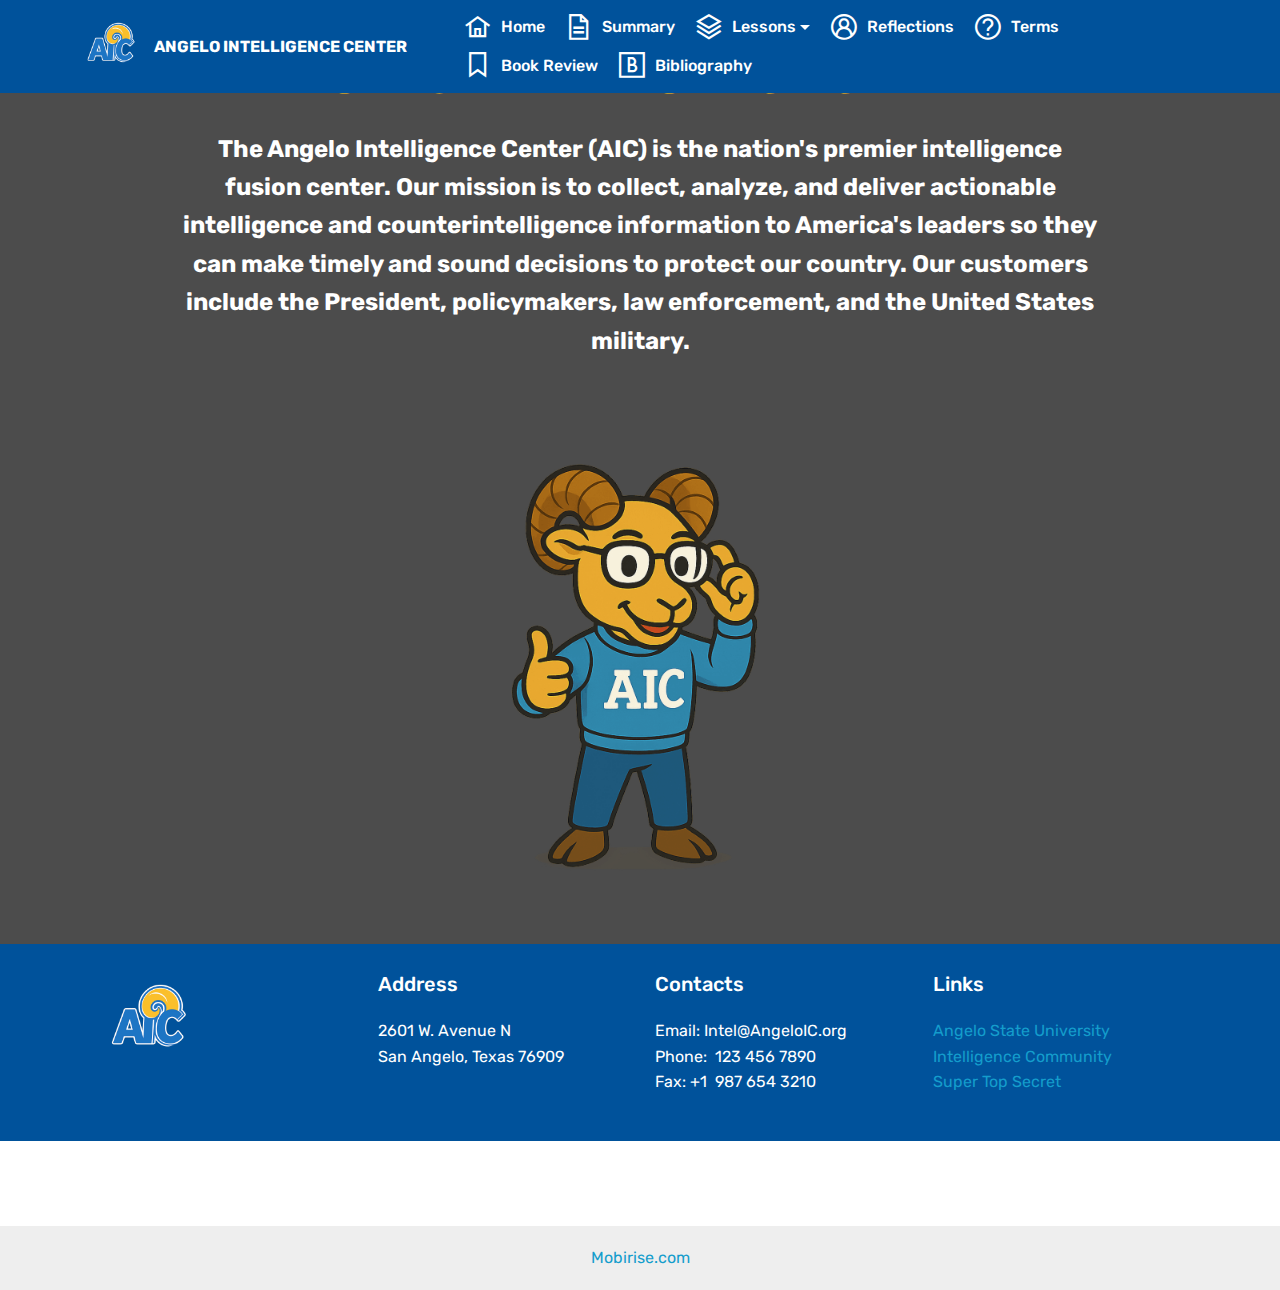
<file: index.html>
<!DOCTYPE html>
<html  >
<head>
  <!-- Site made with Mobirise Website Builder v6.1.4, https://mobirise.com -->
  <meta charset="UTF-8">
  <meta http-equiv="X-UA-Compatible" content="IE=edge">
  <meta name="generator" content="Mobirise v6.1.4, mobirise.com">
  <meta name="viewport" content="width=device-width, initial-scale=1, minimum-scale=1">
  <link rel="shortcut icon" href="assets/images/chatgpt20image20oct20162020252006-45-2720pm-192x192.png" type="image/x-icon">
  <meta name="description" content="">
  
  
  <title>Home</title>
  <link rel="stylesheet" href="assets/web/assets/mobirise-icons2/mobirise2.css">
  <link rel="stylesheet" href="assets/web/assets/mobirise-icons/mobirise-icons.css">
  <link rel="stylesheet" href="assets/bootstrap/css/bootstrap.min.css">
  <link rel="stylesheet" href="assets/bootstrap/css/bootstrap-grid.min.css">
  <link rel="stylesheet" href="assets/bootstrap/css/bootstrap-reboot.min.css">
  <link rel="stylesheet" href="assets/tether/tether.min.css">
  <link rel="stylesheet" href="assets/dropdown/css/style.css">
  <link rel="stylesheet" href="assets/socicon/css/styles.css">
  <link rel="stylesheet" href="assets/theme/css/style.css">
  <link rel="preload" href="https://fonts.googleapis.com/css?family=Rubik:300,300i,400,400i,500,500i,700,700i,900,900i&display=swap" as="style" onload="this.onload=null;this.rel='stylesheet'">
  <noscript><link rel="stylesheet" href="https://fonts.googleapis.com/css?family=Rubik:300,300i,400,400i,500,500i,700,700i,900,900i&display=swap"></noscript>
  <link rel="preload" as="style" href="assets/mobirise/css/mbr-additional.css?v=MBqvUA"><link rel="stylesheet" href="assets/mobirise/css/mbr-additional.css?v=MBqvUA" type="text/css">

  
  
  
</head>
<body>
  
  <section class="menu cid-v01RWECv05" once="menu" id="menu1-7g">

    

    <nav class="navbar navbar-expand beta-menu navbar-dropdown align-items-center navbar-fixed-top navbar-toggleable-sm">
        <button class="navbar-toggler navbar-toggler-right" type="button" data-toggle="collapse" data-target="#navbarSupportedContent" aria-controls="navbarSupportedContent" aria-expanded="false" aria-label="Toggle navigation">
            <div class="hamburger">
                <span></span>
                <span></span>
                <span></span>
                <span></span>
            </div>
        </button>
        <div class="menu-logo">
            <div class="navbar-brand">
                <span class="navbar-logo">
                    <a href="https://teekey.github.io/INA-3304">
                         <img src="assets/images/chatgpt20image20oct20162020252006-45-2720pm-192x192.png" alt="Mobirise" title="" style="height: 3.8rem;">
                    </a>
                </span>
                <span class="navbar-caption-wrap"><a class="navbar-caption text-white display-4" href="https://teekey.github.io/INA-3304/">
                        ANGELO INTELLIGENCE CENTER</a></span>
            </div>
        </div>
        <div class="collapse navbar-collapse" id="navbarSupportedContent">
            <ul class="navbar-nav nav-dropdown nav-right" data-app-modern-menu="true"><li class="nav-item">
                    <a class="nav-link link text-white display-4" href="index.html"><span class="mobi-mbri mobi-mbri-home mbr-iconfont mbr-iconfont-btn"></span>
                        
                        Home</a>
                </li><li class="nav-item"><a class="nav-link link text-white display-4" href="summary.html"><span class="mobi-mbri mobi-mbri-file mbr-iconfont mbr-iconfont-btn"></span>
                        
                        Summary</a></li>
                <li class="nav-item dropdown"><a class="nav-link link text-white dropdown-toggle display-4" href="https://mobirise.com" data-toggle="dropdown-submenu" aria-expanded="false"><span class="mobi-mbri mobi-mbri-layers mbr-iconfont mbr-iconfont-btn"></span>
                        
                        Lessons</a><div class="dropdown-menu"><a class="text-white dropdown-item display-4" href="lesson1.html">Lesson 1</a><a class="text-white dropdown-item text-primary display-4" href="lesson2.html">Lesson 2<br></a><a class="text-white dropdown-item text-primary display-4" href="page8.html">Lesson 3</a><a class="text-white dropdown-item text-primary display-4" href="page9.html">Lesson 4</a><a class="text-white dropdown-item text-primary display-4" href="page10.html">Lesson 5</a><a class="text-white dropdown-item text-primary display-4" href="page12.html">Lesson 6</a><a class="text-white dropdown-item text-primary display-4" href="page13.html">Lesson 7</a><a class="text-white dropdown-item text-primary display-4" href="page14.html">Lesson 8</a></div></li><li class="nav-item"><a class="nav-link link text-white display-4" href="reflections.html"><span class="mobi-mbri mobi-mbri-user-2 mbr-iconfont mbr-iconfont-btn"></span>Reflections<br></a></li><li class="nav-item">
                    <a class="nav-link link text-white display-4" href="terms.html"><span class="mobi-mbri mobi-mbri-help mbr-iconfont mbr-iconfont-btn"></span>
                        
                        Terms</a>
                </li><li class="nav-item"><a class="nav-link link text-white display-4" href="page11.html"><span class="mobi-mbri mobi-mbri-bookmark mbr-iconfont mbr-iconfont-btn"></span>Book Review</a></li><li class="nav-item"><a class="nav-link link text-white display-4" href="bibliography.html"><span class="mobi-mbri mobi-mbri-bootstrap mbr-iconfont mbr-iconfont-btn"></span>Bibliography</a></li></ul>
            
        </div>
    </nav>
</section>

<section class="header4 cid-uZPZLAxovO mbr-fullscreen" data-bg-video="https://www.youtube.com/embed/tm4e86NVP1o?rel=0&amp;&amp;showinfo=0&amp;autoplay=0&amp;loop=0" id="header4-3h">

    

    <div class="mbr-overlay" style="opacity: 0.8; background-color: rgb(35, 35, 35);">
    </div>

    <div class="container">
        <div class="row justify-content-md-center">
            <div class="media-content col-md-10">
                <h1 class="mbr-section-title align-center mbr-white pb-3 mbr-bold mbr-fonts-style display-1">ANGELO INTELLIGENCE CENTER</h1>
                
                <div class="mbr-text align-center mbr-white pb-3">
                    <p class="mbr-text mbr-fonts-style display-5"><strong>
                        The Angelo Intelligence Center (AIC) is the nation's premier intelligence fusion center. Our mission is to collect, analyze, and deliver actionable intelligence and counterintelligence information to America's leaders so they can make timely and sound decisions to protect our country. Our customers include the President, policymakers, law enforcement, and the United States military.
                    </strong></p>
                </div>
                
            </div>
            <div class="mbr-figure pt-5">
                <img src="assets/images/3-570x570.png" alt="Mobirise" style="width: 40%;">
            </div>
        </div>
    </div>
</section>

<section class="cid-qTkAaeaxX5" id="footer1-2">

    

    

    <div class="container">
        <div class="media-container-row content text-white">
            <div class="col-12 col-md-3">
                <div class="media-wrap">
                    <a href="https://mobirise.com/">
                        <img src="assets/images/chatgpt20image20oct20162020252006-45-2720pm-304x304.png" alt="Mobirise" title="">
                    </a>
                </div>
            </div>
            <div class="col-12 col-md-3 mbr-fonts-style display-7">
                <h5 class="pb-3">
                    Address
                </h5>
                <p class="mbr-text">2601 W. Avenue N
<br>San Angelo, Texas 76909</p>
            </div>
            <div class="col-12 col-md-3 mbr-fonts-style display-7">
                <h5 class="pb-3">
                    Contacts
                </h5>
                <p class="mbr-text">
                    Email: Intel@AngeloIC.org&nbsp;<br>Phone: &nbsp;123 456 7890&nbsp;<br>Fax: +1 &nbsp;987 654 3210</p>
            </div>
            <div class="col-12 col-md-3 mbr-fonts-style display-7">
                <h5 class="pb-3">
                    Links
                </h5>
                <p class="mbr-text"><a class="text-primary" href="https://www.angelo.edu/">Angelo State University</a>&nbsp;<br><a class="text-primary" href="https://www.intelligence.gov/">Intelligence Community</a>&nbsp;<br><a class="text-primary" href="https://www.youtube.com/watch?v=dQw4w9WgXcQ" target="_blank">Super Top Secret</a></p>
            </div>
        </div>
        
    </div>
</section>

<section once="footers" class="cid-rYsO0TnhHh mbr-reveal" id="footer6-z">

    

    

    <div class="container">
        <div class="media-container-row align-center mbr-white">
            <div class="col-12">
                <p class="mbr-text mb-0 mbr-fonts-style display-7">
                    © Copyright 2025  - All Rights Reserved
                </p>
            </div>
        </div>
    </div>
</section><section class="display-7" style="padding: 0;align-items: center;justify-content: center;flex-wrap: wrap;    align-content: center;display: flex;position: relative;height: 4rem;"><a href="https://mobiri.se/1946671" style="flex: 1 1;height: 4rem;position: absolute;width: 100%;z-index: 1;"><img alt="" style="height: 4rem;" src="[data-uri]"></a><p style="margin: 0;text-align: center;" class="display-7">&#8204;</p><a style="z-index:1" href="https://mobirise.com">Mobirise.com </a></section><script src="assets/popper/popper.min.js"></script>  <script src="assets/web/assets/jquery/jquery.min.js"></script>  <script src="assets/bootstrap/js/bootstrap.min.js"></script>  <script src="assets/tether/tether.min.js"></script>  <script src="assets/smoothscroll/smooth-scroll.js"></script>  <script src="assets/ytplayer/jquery.mb.ytplayer.min.js"></script>  <script src="assets/vimeoplayer/jquery.mb.vimeo_player.js"></script>  <script src="assets/dropdown/js/nav-dropdown.js"></script>  <script src="assets/dropdown/js/navbar-dropdown.js"></script>  <script src="assets/touchswipe/jquery.touch-swipe.min.js"></script>  <script src="assets/theme/js/script.js"></script>  
  
  
</body>
</html>
</file>
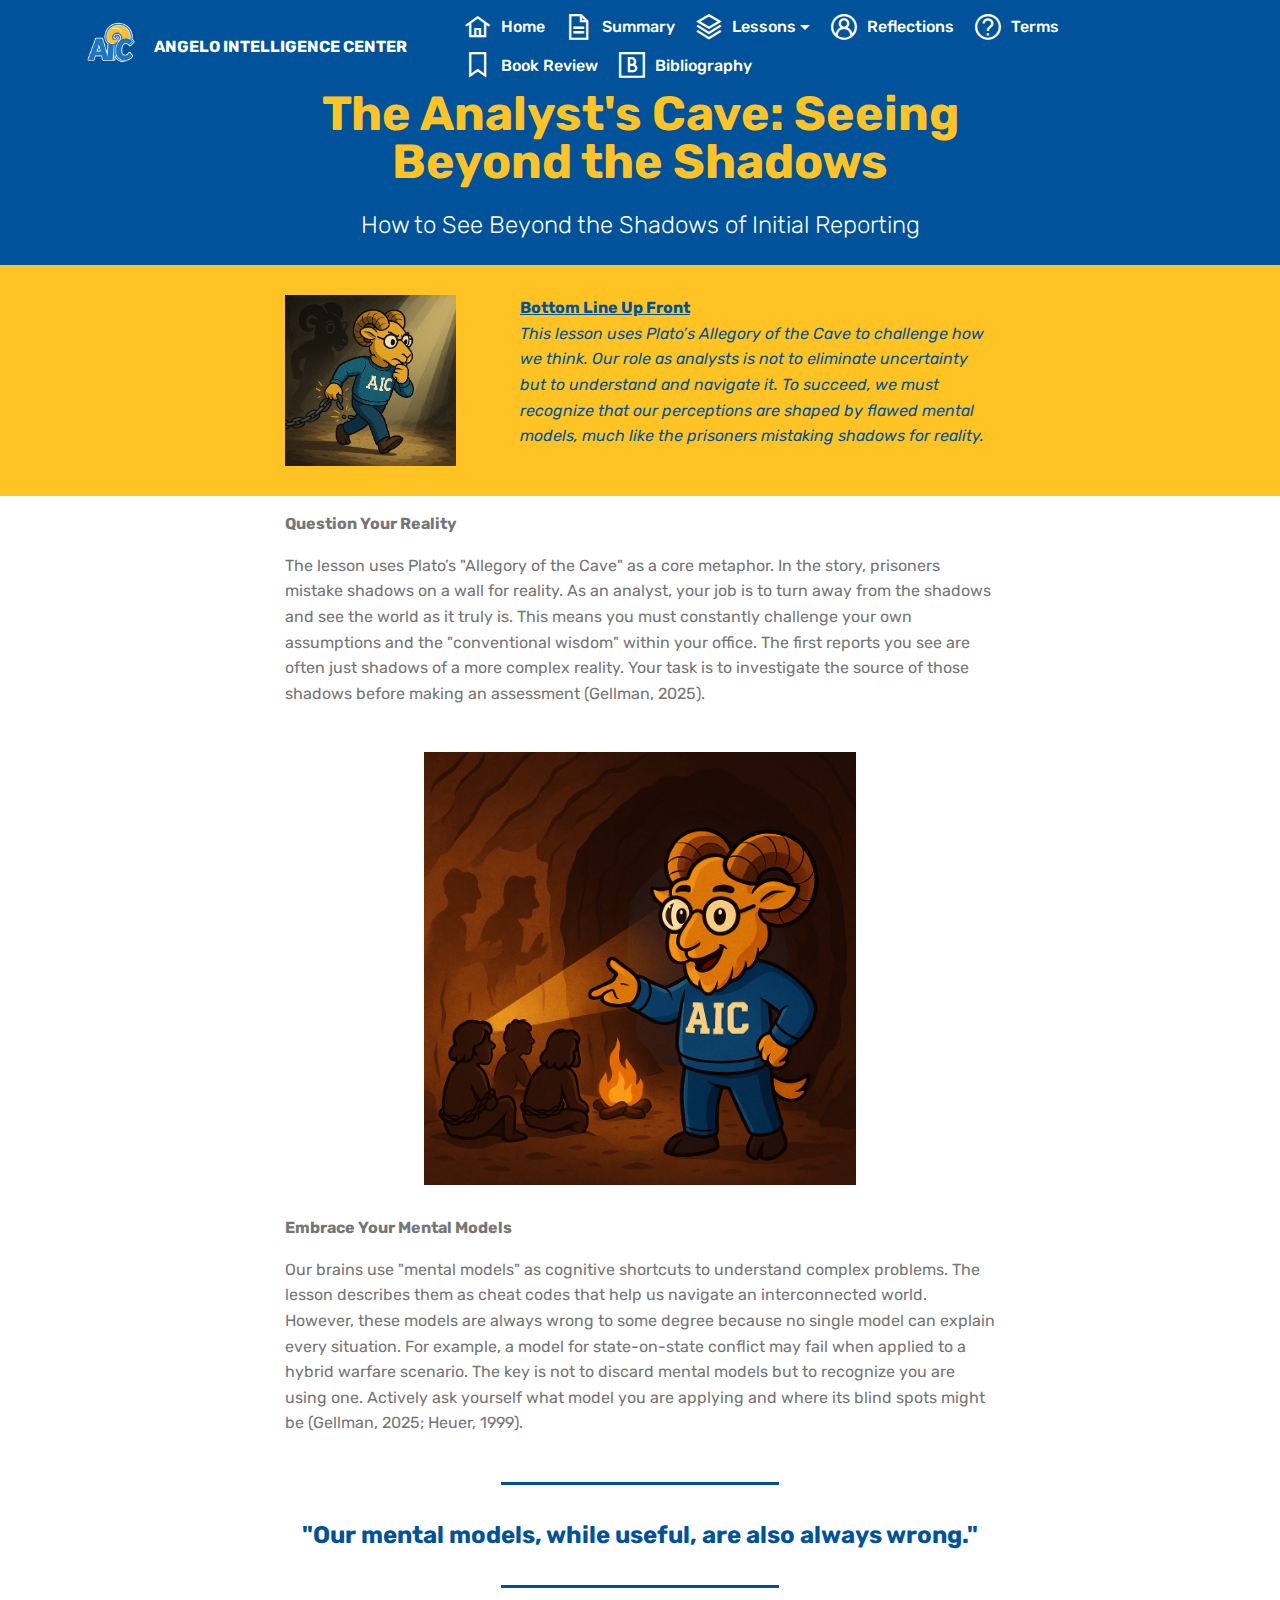
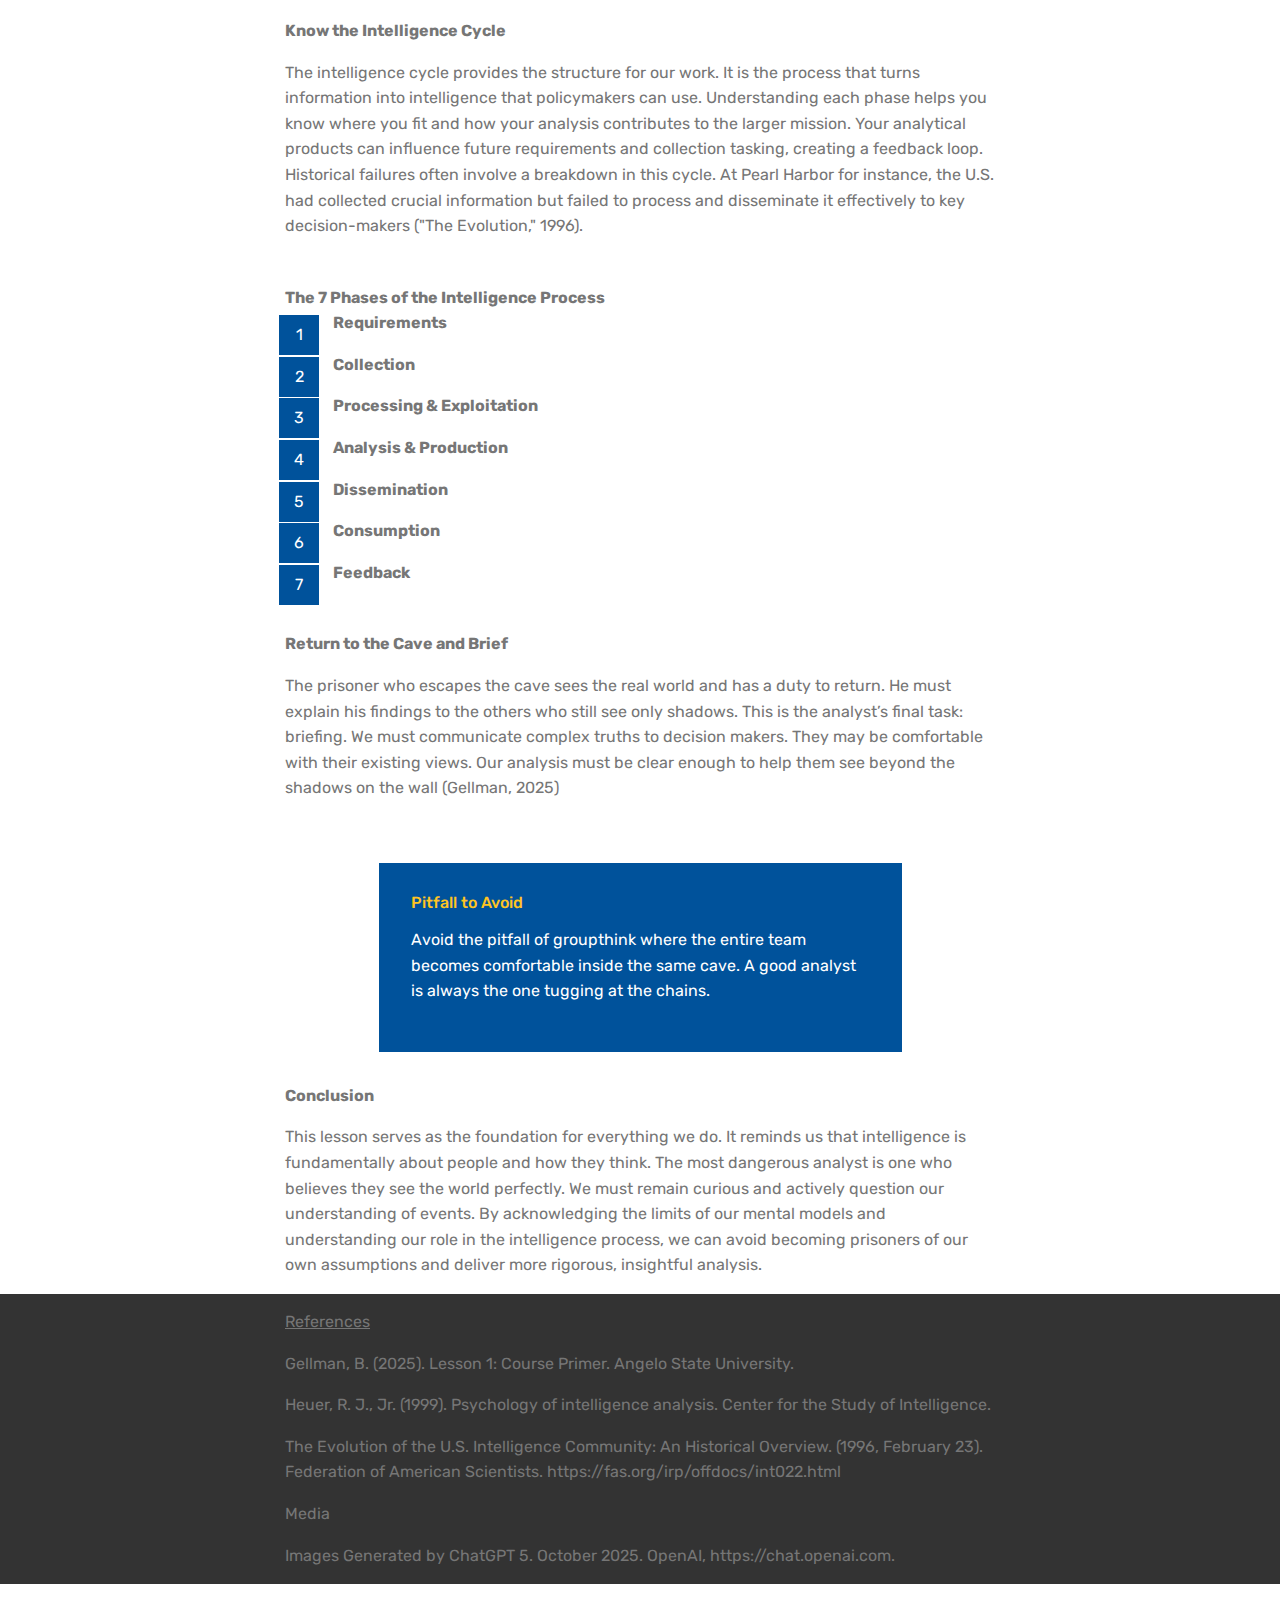
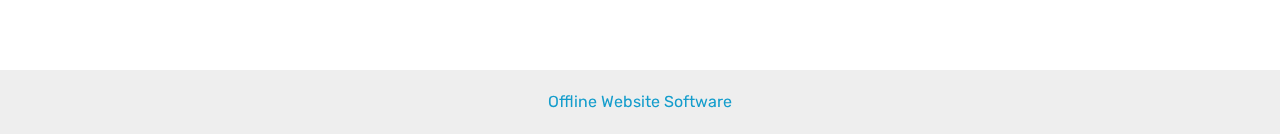
<file: lesson1.html>
<!DOCTYPE html>
<html  >
<head>
  <!-- Site made with Mobirise Website Builder v6.1.4, https://mobirise.com -->
  <meta charset="UTF-8">
  <meta http-equiv="X-UA-Compatible" content="IE=edge">
  <meta name="generator" content="Mobirise v6.1.4, mobirise.com">
  <meta name="viewport" content="width=device-width, initial-scale=1, minimum-scale=1">
  <link rel="shortcut icon" href="assets/images/chatgpt20image20oct20162020252006-45-2720pm-192x192.png" type="image/x-icon">
  <meta name="description" content="">
  
  
  <title>Lesson 1</title>
  <link rel="stylesheet" href="assets/web/assets/mobirise-icons2/mobirise2.css">
  <link rel="stylesheet" href="assets/web/assets/mobirise-icons/mobirise-icons.css">
  <link rel="stylesheet" href="assets/bootstrap/css/bootstrap.min.css">
  <link rel="stylesheet" href="assets/bootstrap/css/bootstrap-grid.min.css">
  <link rel="stylesheet" href="assets/bootstrap/css/bootstrap-reboot.min.css">
  <link rel="stylesheet" href="assets/tether/tether.min.css">
  <link rel="stylesheet" href="assets/dropdown/css/style.css">
  <link rel="stylesheet" href="assets/theme/css/style.css">
  <link rel="preload" href="https://fonts.googleapis.com/css?family=Rubik:300,300i,400,400i,500,500i,700,700i,900,900i&display=swap" as="style" onload="this.onload=null;this.rel='stylesheet'">
  <noscript><link rel="stylesheet" href="https://fonts.googleapis.com/css?family=Rubik:300,300i,400,400i,500,500i,700,700i,900,900i&display=swap"></noscript>
  <link rel="preload" as="style" href="assets/mobirise/css/mbr-additional.css?v=gyMm4Y"><link rel="stylesheet" href="assets/mobirise/css/mbr-additional.css?v=gyMm4Y" type="text/css">

  
  
  
</head>
<body>
  
  <section class="menu cid-v01RWECv05" once="menu" id="menu1-7g">

    

    <nav class="navbar navbar-expand beta-menu navbar-dropdown align-items-center navbar-fixed-top navbar-toggleable-sm">
        <button class="navbar-toggler navbar-toggler-right" type="button" data-toggle="collapse" data-target="#navbarSupportedContent" aria-controls="navbarSupportedContent" aria-expanded="false" aria-label="Toggle navigation">
            <div class="hamburger">
                <span></span>
                <span></span>
                <span></span>
                <span></span>
            </div>
        </button>
        <div class="menu-logo">
            <div class="navbar-brand">
                <span class="navbar-logo">
                    <a href="https://teekey.github.io/INA-3304">
                         <img src="assets/images/chatgpt20image20oct20162020252006-45-2720pm-192x192.png" alt="Mobirise" title="" style="height: 3.8rem;">
                    </a>
                </span>
                <span class="navbar-caption-wrap"><a class="navbar-caption text-white display-4" href="https://teekey.github.io/INA-3304/">
                        ANGELO INTELLIGENCE CENTER</a></span>
            </div>
        </div>
        <div class="collapse navbar-collapse" id="navbarSupportedContent">
            <ul class="navbar-nav nav-dropdown nav-right" data-app-modern-menu="true"><li class="nav-item">
                    <a class="nav-link link text-white display-4" href="index.html"><span class="mobi-mbri mobi-mbri-home mbr-iconfont mbr-iconfont-btn"></span>
                        
                        Home</a>
                </li><li class="nav-item"><a class="nav-link link text-white display-4" href="summary.html"><span class="mobi-mbri mobi-mbri-file mbr-iconfont mbr-iconfont-btn"></span>
                        
                        Summary</a></li>
                <li class="nav-item dropdown"><a class="nav-link link text-white dropdown-toggle display-4" href="https://mobirise.com" data-toggle="dropdown-submenu" aria-expanded="false"><span class="mobi-mbri mobi-mbri-layers mbr-iconfont mbr-iconfont-btn"></span>
                        
                        Lessons</a><div class="dropdown-menu"><a class="text-white dropdown-item display-4" href="lesson1.html">Lesson 1</a><a class="text-white dropdown-item text-primary display-4" href="lesson2.html">Lesson 2<br></a><a class="text-white dropdown-item text-primary display-4" href="page8.html">Lesson 3</a><a class="text-white dropdown-item text-primary display-4" href="page9.html">Lesson 4</a><a class="text-white dropdown-item text-primary display-4" href="page10.html">Lesson 5</a><a class="text-white dropdown-item text-primary display-4" href="page12.html">Lesson 6</a><a class="text-white dropdown-item text-primary display-4" href="page13.html">Lesson 7</a><a class="text-white dropdown-item text-primary display-4" href="page14.html">Lesson 8</a></div></li><li class="nav-item"><a class="nav-link link text-white display-4" href="reflections.html"><span class="mobi-mbri mobi-mbri-user-2 mbr-iconfont mbr-iconfont-btn"></span>Reflections<br></a></li><li class="nav-item">
                    <a class="nav-link link text-white display-4" href="terms.html"><span class="mobi-mbri mobi-mbri-help mbr-iconfont mbr-iconfont-btn"></span>
                        
                        Terms</a>
                </li><li class="nav-item"><a class="nav-link link text-white display-4" href="page11.html"><span class="mobi-mbri mobi-mbri-bookmark mbr-iconfont mbr-iconfont-btn"></span>Book Review</a></li><li class="nav-item"><a class="nav-link link text-white display-4" href="bibliography.html"><span class="mobi-mbri mobi-mbri-bootstrap mbr-iconfont mbr-iconfont-btn"></span>Bibliography</a></li></ul>
            
        </div>
    </nav>
</section>

<section class="mbr-section content5 cid-rYsM19WfgE" id="content5-7">

    

    

    <div class="container">
        <div class="media-container-row">
            <div class="title col-12 col-md-8">
                <h2 class="align-center mbr-bold mbr-white pb-3 mbr-fonts-style display-1">The Analyst's Cave: Seeing Beyond the Shadows</h2>
                <h3 class="mbr-section-subtitle align-center mbr-light mbr-white pb-3 mbr-fonts-style display-5">How to See Beyond the Shadows of Initial Reporting</h3>
                
                
            </div>
        </div>
    </div>
</section>

<section class="mbr-section content6 cid-v00tm4i6RC" id="content6-3z">
    
     
    
    <div class="container">
        <div class="media-container-row">
            <div class="col-12 col-md-8">
                <div class="media-container-row">
                    <div class="mbr-figure" style="width: 45%;">
                      <img src="assets/images/1-513x513.png" alt="Mobirise">  
                    </div>
                    <div class="media-content">
                        <div class="mbr-section-text">
                            <p class="mbr-text mb-0 mbr-fonts-style display-7"><u><strong>Bottom Line Up Front</strong><br></u><em>This lesson uses Plato’s Allegory of the Cave to challenge how we think. Our role as analysts is not to eliminate uncertainty but to understand and navigate it. To succeed, we must recognize that our perceptions are shaped by flawed mental models, much like the prisoners mistaking shadows for reality.</em></p>
                        </div>
                    </div>
                </div>
            </div>
        </div>
    </div>
</section>

<section class="mbr-section article content1 cid-v00fkFHmIR" id="content1-3l">
    
     

    <div class="container">
        <div class="media-container-row">
            <div class="mbr-text col-12 mbr-fonts-style display-7 col-md-8"><p><span style="font-size: 1rem;"><strong>Question Your Reality</strong></span></p><p>The lesson uses Plato’s "Allegory of the Cave" as a core metaphor. In the story, prisoners mistake shadows on a wall for reality. As an analyst, your job is to turn away from the shadows and see the world as it truly is. This means you must constantly challenge your own assumptions and the "conventional wisdom" within your office. The first reports you see are often just shadows of a more complex reality. Your task is to investigate the source of those shadows before making an assessment (Gellman, 2025).</p></div>
        </div>
    </div>
</section>

<section class="cid-v01kkt9S9X" id="image1-6l">

    

    <figure class="mbr-figure container">
        <div class="image-block" style="width: 39%;">
            <img src="assets/images/chatgpt20image20oct20182020252006-34-5820pm-1024x1024.png" width="1400" alt="Mobirise">
            
        </div>
    </figure>
</section>

<section class="mbr-section article content1 cid-v00fIZjWqb" id="content1-3n">
    
     

    <div class="container">
        <div class="media-container-row">
            <div class="mbr-text col-12 mbr-fonts-style display-7 col-md-8"><p><span style="font-size: 1rem;"><strong>Embrace Your Mental Models
</strong></span></p><p>Our brains use "mental models" as cognitive shortcuts to understand complex problems. The lesson describes them as cheat codes that help us navigate an interconnected world. However, these models are always wrong to some degree because no single model can explain every situation. For example, a model for state-on-state conflict may fail when applied to a hybrid warfare scenario. The key is not to discard mental models but to recognize you are using one. Actively ask yourself what model you are applying and where its blind spots might be (Gellman, 2025; Heuer, 1999).</p></div>
        </div>
    </div>
</section>

<section class="mbr-section article content9 cid-v00gxFUTWo" id="content9-3o">
    
     

    <div class="container">
        <div class="inner-container" style="width: 100%;">
            <hr class="line" style="width: 25%;">
            <div class="section-text align-center mbr-fonts-style display-5"><strong>"Our mental models, while useful, are also always wrong."</strong></div>
            <hr class="line" style="width: 25%;">
        </div>
        </div>
</section>

<section class="mbr-section article content1 cid-v00fxdRiBJ" id="content1-3m">
    
     

    <div class="container">
        <div class="media-container-row">
            <div class="mbr-text col-12 mbr-fonts-style display-7 col-md-8"><p><span style="font-size: 1rem;"><strong>Know the Intelligence Cycle
</strong></span></p><p>The intelligence cycle provides the structure for our work. It is the process that turns information into intelligence that policymakers can use. Understanding each phase helps you know where you fit and how your analysis contributes to the larger mission. Your analytical products can influence future requirements and collection tasking, creating a feedback loop. Historical failures often involve a breakdown in this cycle. At Pearl Harbor for instance, the U.S. had collected crucial information but failed to process and disseminate it effectively to key decision-makers ("The Evolution," 1996).</p></div>
        </div>
    </div>
</section>

<section class="mbr-section article content11 cid-v015uDOiRt" id="content11-6g">
     

    <div class="container">
        <div class="media-container-row">
            <div class="mbr-text counter-container col-12 col-md-8 mbr-fonts-style display-7">
                <div><strong>The 7 Phases of the Intelligence Process</strong></div><ol>
                    <li><strong>Requirements
</strong></li><li><strong>Collection
</strong></li><li><strong>Processing &amp; Exploitation
</strong></li><li><strong>Analysis &amp; Production
</strong></li><li><strong>Dissemination
</strong></li><li><strong>Consumption
</strong></li><li><strong>Feedback</strong></li>
                </ol>
            </div>
        </div>
    </div>
</section>

<section class="mbr-section article content1 cid-v013RImkgh" id="content1-6d">
    
     

    <div class="container">
        <div class="media-container-row">
            <div class="mbr-text col-12 mbr-fonts-style display-7 col-md-8"><p><strong>Return to the Cave and Brief
</strong></p><p>The prisoner who escapes the cave sees the real world and has a duty to return. He must explain his findings to the others who still see only shadows. This is the analyst’s final task: briefing. We must communicate complex truths to decision makers. They may be comfortable with their existing views. Our analysis must be clear enough to help them see beyond the shadows on the wall (Gellman, 2025)</p></div>
        </div>
    </div>
</section>

<section class="features4 cid-v00w7kvkgh" id="features4-40">
    
         

    
    <div class="container">
        <div class="media-container-row">
            <div class="card p-3 col-12 col-md-6">
                <div class="card-wrapper media-container-row media-container-row">
                    <div class="card-box">
                        <h4 class="card-title pb-3 mbr-fonts-style display-7">Pitfall to Avoid</h4>
                        <p class="mbr-text mbr-fonts-style display-7">
                            Avoid the pitfall of groupthink where the entire team becomes comfortable inside the same cave. A good analyst is always the one tugging at the chains.
                        </p>
                    </div>
                </div>
            </div>

            

            

            
        </div>
    </div>
</section>

<section class="mbr-section article content1 cid-v006lcoVgH" id="content1-3i">
    
     

    <div class="container">
        <div class="media-container-row">
            <div class="mbr-text col-12 mbr-fonts-style display-7 col-md-8"><p><span style="font-size: 1rem;"><strong>Conclusion</strong></span><br></p><p>This lesson serves as the foundation for everything we do. It reminds us that intelligence is fundamentally about people and how they think. The most dangerous analyst is one who believes they see the world perfectly. We must remain curious and actively question our understanding of events. By acknowledging the limits of our mental models and understanding our role in the intelligence process, we can avoid becoming prisoners of our own assumptions and deliver more rigorous, insightful analysis.</p></div>
        </div>
    </div>
</section>

<section class="mbr-section article content1 cid-rYxraFgeSr" id="content1-25">
    
     

    <div class="container">
        <div class="media-container-row">
            <div class="mbr-text col-12 mbr-fonts-style display-7 col-md-8"><p><u>References</u></p><p>Gellman, B. (2025). Lesson 1: Course Primer. Angelo State University.
</p><p>Heuer, R. J., Jr. (1999). Psychology of intelligence analysis. Center for the Study of Intelligence.
</p><p>The Evolution of the U.S. Intelligence Community: An Historical Overview. (1996, February 23). Federation of American Scientists. https://fas.org/irp/offdocs/int022.html</p><p>Media
</p><p>Images Generated by ChatGPT 5. October 2025. OpenAI, https://chat.openai.com.</p><p>
</p><p></p></div>
        </div>
    </div>
</section>

<section once="footers" class="cid-rYsO0TnhHh mbr-reveal" id="footer6-z">

    

    

    <div class="container">
        <div class="media-container-row align-center mbr-white">
            <div class="col-12">
                <p class="mbr-text mb-0 mbr-fonts-style display-7">
                    © Copyright 2025  - All Rights Reserved
                </p>
            </div>
        </div>
    </div>
</section><section class="display-7" style="padding: 0;align-items: center;justify-content: center;flex-wrap: wrap;    align-content: center;display: flex;position: relative;height: 4rem;"><a href="https://mobiri.se/1946671" style="flex: 1 1;height: 4rem;position: absolute;width: 100%;z-index: 1;"><img alt="" style="height: 4rem;" src="[data-uri]"></a><p style="margin: 0;text-align: center;" class="display-7">&#8204;</p><a style="z-index:1" href="https://mobirise.com/offline-website-builder.html">Offline Website Software</a></section><script src="assets/popper/popper.min.js"></script>  <script src="assets/web/assets/jquery/jquery.min.js"></script>  <script src="assets/bootstrap/js/bootstrap.min.js"></script>  <script src="assets/tether/tether.min.js"></script>  <script src="assets/smoothscroll/smooth-scroll.js"></script>  <script src="assets/dropdown/js/nav-dropdown.js"></script>  <script src="assets/dropdown/js/navbar-dropdown.js"></script>  <script src="assets/touchswipe/jquery.touch-swipe.min.js"></script>  <script src="assets/theme/js/script.js"></script>  
  
  
</body>
</html>
</file>
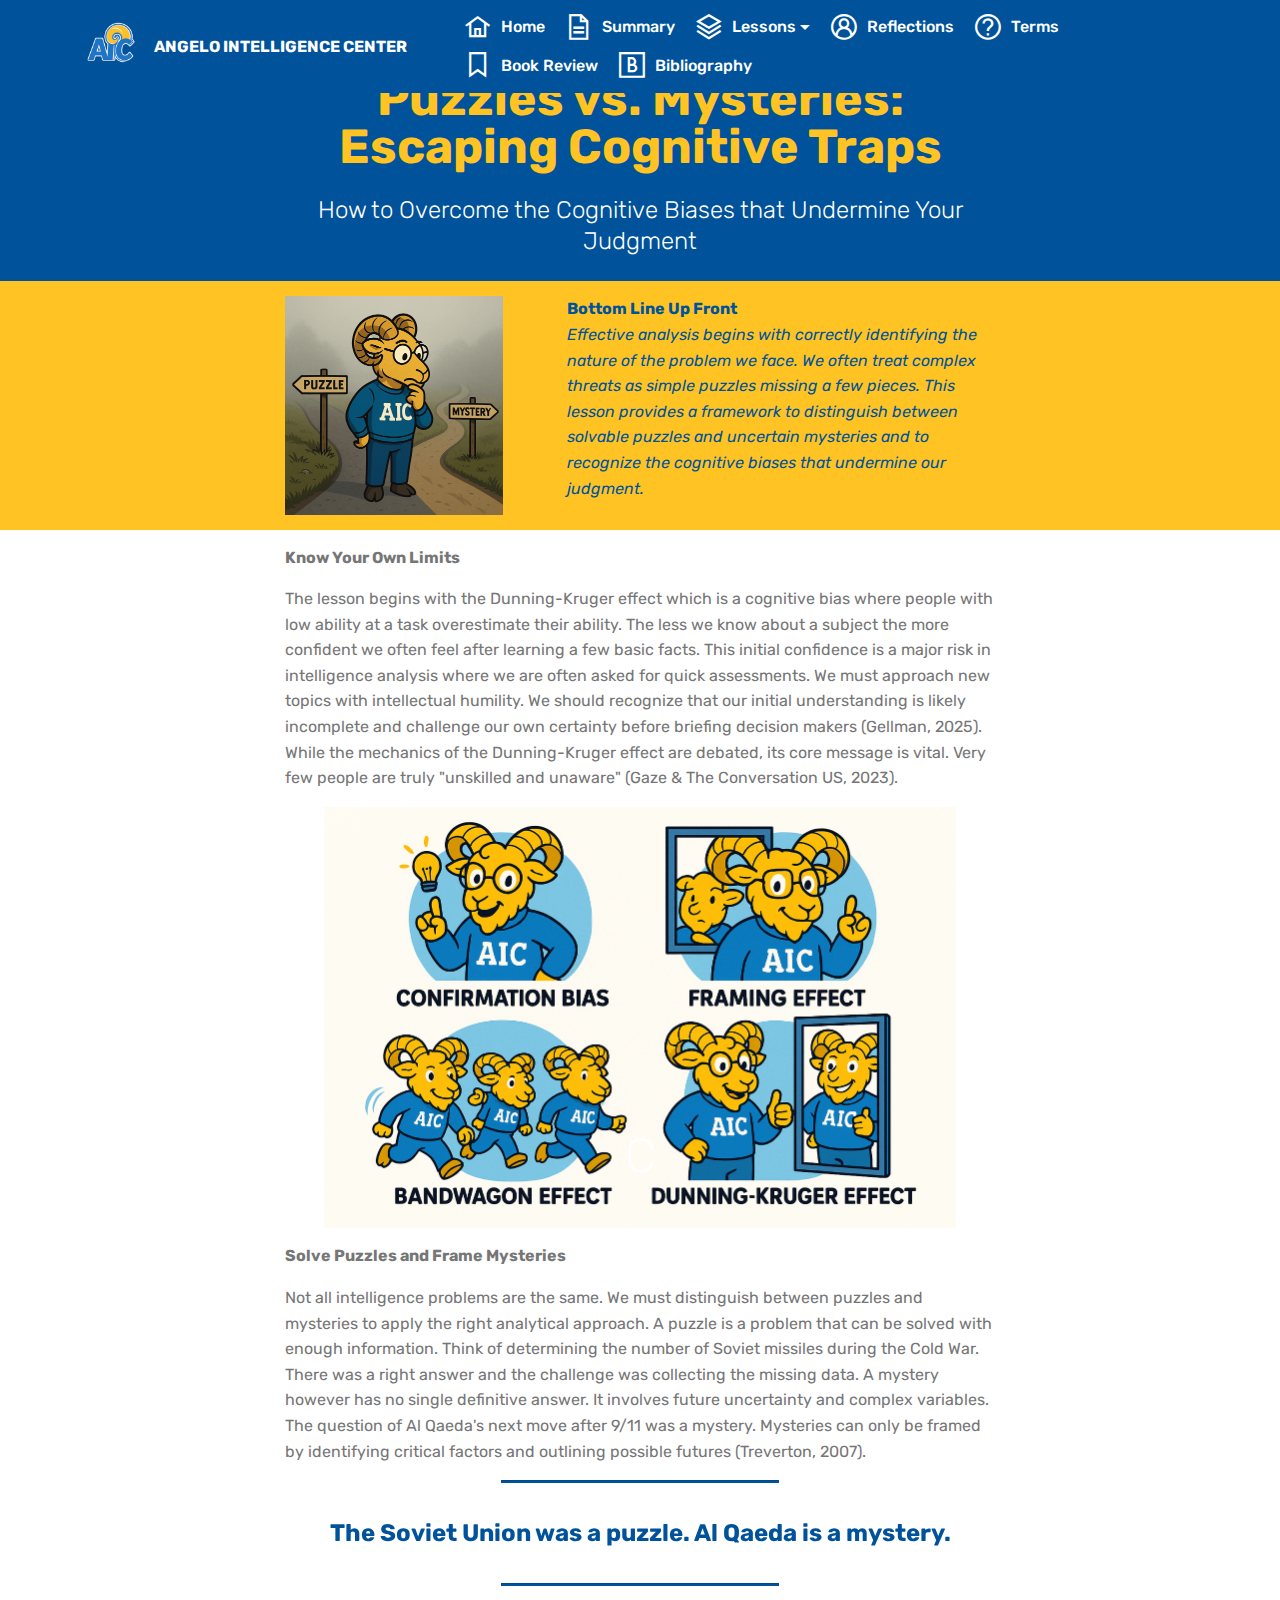
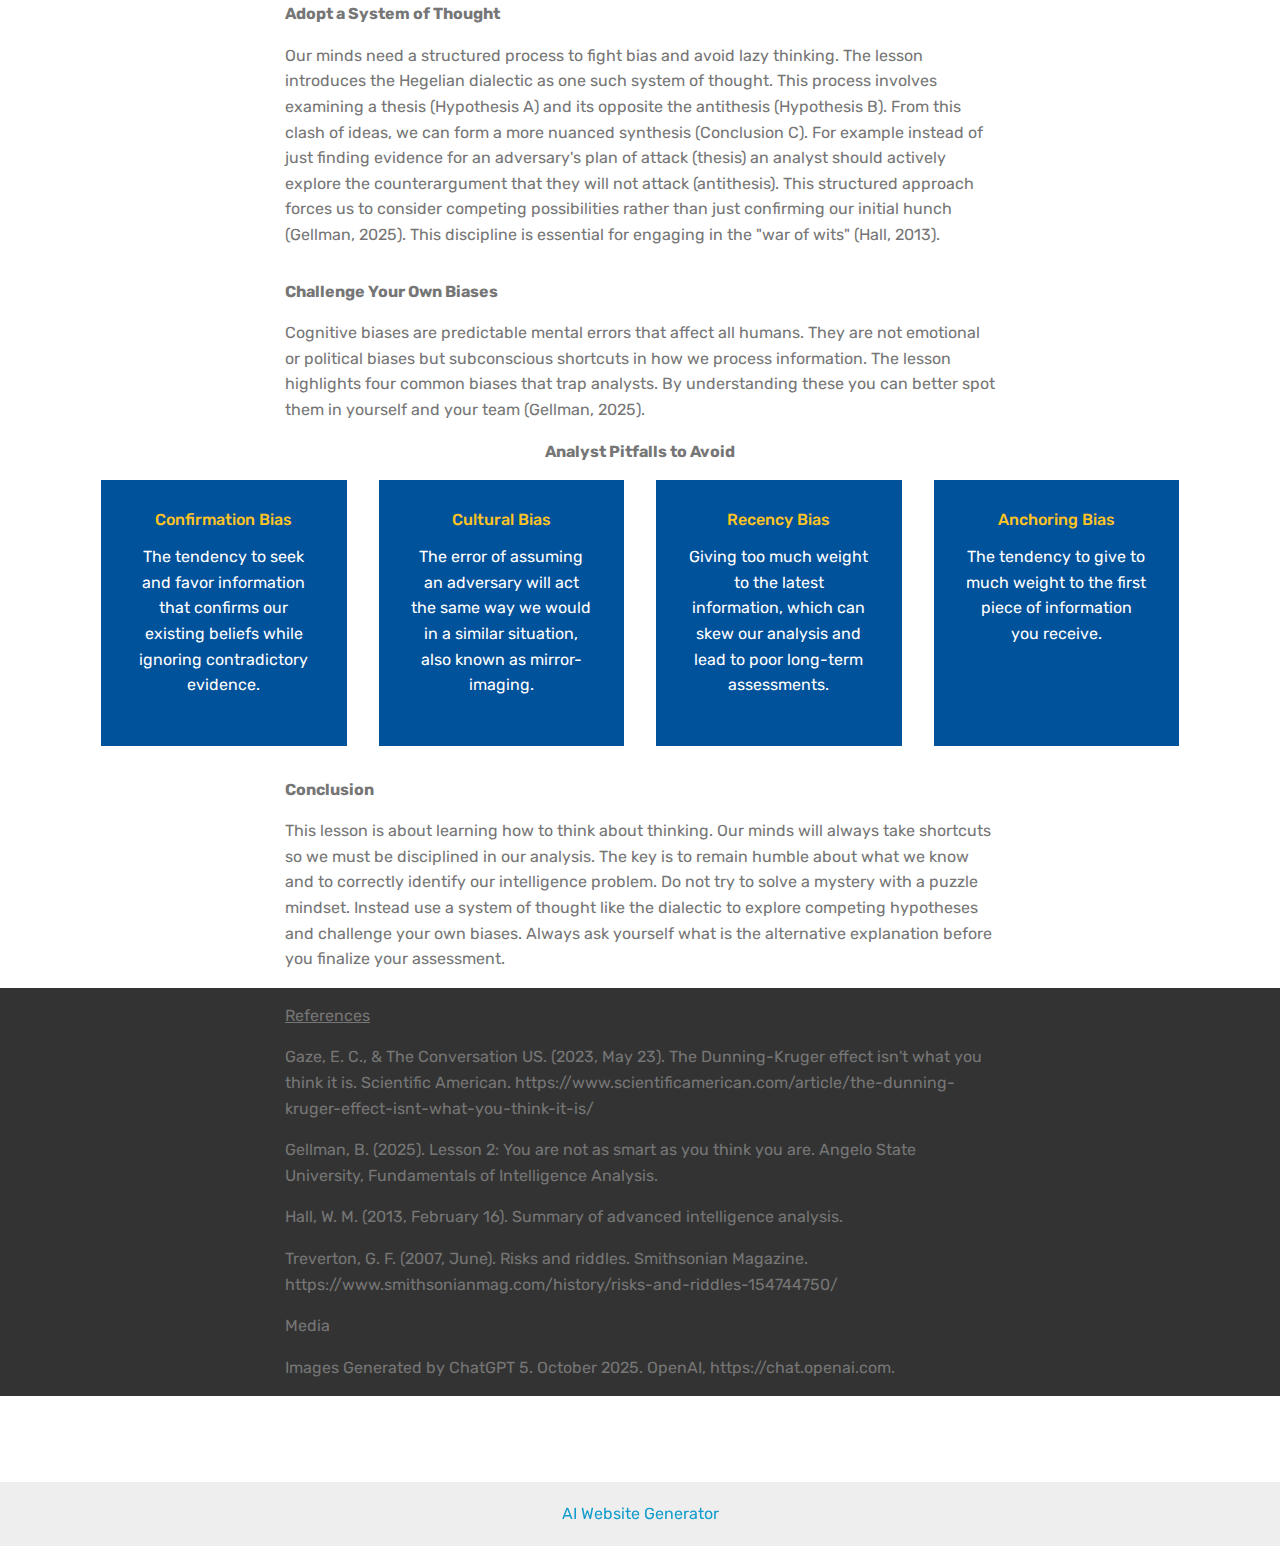
<file: lesson2.html>
<!DOCTYPE html>
<html  >
<head>
  <!-- Site made with Mobirise Website Builder v6.1.4, https://mobirise.com -->
  <meta charset="UTF-8">
  <meta http-equiv="X-UA-Compatible" content="IE=edge">
  <meta name="generator" content="Mobirise v6.1.4, mobirise.com">
  <meta name="viewport" content="width=device-width, initial-scale=1, minimum-scale=1">
  <link rel="shortcut icon" href="assets/images/chatgpt20image20oct20162020252006-45-2720pm-192x192.png" type="image/x-icon">
  <meta name="description" content="">
  
  
  <title>Lesson 2</title>
  <link rel="stylesheet" href="assets/web/assets/mobirise-icons2/mobirise2.css">
  <link rel="stylesheet" href="assets/web/assets/mobirise-icons/mobirise-icons.css">
  <link rel="stylesheet" href="assets/bootstrap/css/bootstrap.min.css">
  <link rel="stylesheet" href="assets/bootstrap/css/bootstrap-grid.min.css">
  <link rel="stylesheet" href="assets/bootstrap/css/bootstrap-reboot.min.css">
  <link rel="stylesheet" href="assets/tether/tether.min.css">
  <link rel="stylesheet" href="assets/dropdown/css/style.css">
  <link rel="stylesheet" href="assets/theme/css/style.css">
  <link rel="preload" href="https://fonts.googleapis.com/css?family=Rubik:300,300i,400,400i,500,500i,700,700i,900,900i&display=swap" as="style" onload="this.onload=null;this.rel='stylesheet'">
  <noscript><link rel="stylesheet" href="https://fonts.googleapis.com/css?family=Rubik:300,300i,400,400i,500,500i,700,700i,900,900i&display=swap"></noscript>
  <link rel="preload" as="style" href="assets/mobirise/css/mbr-additional.css?v=pjjvRZ"><link rel="stylesheet" href="assets/mobirise/css/mbr-additional.css?v=pjjvRZ" type="text/css">

  
  
  
</head>
<body>
  
  <section class="menu cid-v01RWECv05" once="menu" id="menu1-7g">

    

    <nav class="navbar navbar-expand beta-menu navbar-dropdown align-items-center navbar-fixed-top navbar-toggleable-sm">
        <button class="navbar-toggler navbar-toggler-right" type="button" data-toggle="collapse" data-target="#navbarSupportedContent" aria-controls="navbarSupportedContent" aria-expanded="false" aria-label="Toggle navigation">
            <div class="hamburger">
                <span></span>
                <span></span>
                <span></span>
                <span></span>
            </div>
        </button>
        <div class="menu-logo">
            <div class="navbar-brand">
                <span class="navbar-logo">
                    <a href="https://teekey.github.io/INA-3304">
                         <img src="assets/images/chatgpt20image20oct20162020252006-45-2720pm-192x192.png" alt="Mobirise" title="" style="height: 3.8rem;">
                    </a>
                </span>
                <span class="navbar-caption-wrap"><a class="navbar-caption text-white display-4" href="https://teekey.github.io/INA-3304/">
                        ANGELO INTELLIGENCE CENTER</a></span>
            </div>
        </div>
        <div class="collapse navbar-collapse" id="navbarSupportedContent">
            <ul class="navbar-nav nav-dropdown nav-right" data-app-modern-menu="true"><li class="nav-item">
                    <a class="nav-link link text-white display-4" href="index.html"><span class="mobi-mbri mobi-mbri-home mbr-iconfont mbr-iconfont-btn"></span>
                        
                        Home</a>
                </li><li class="nav-item"><a class="nav-link link text-white display-4" href="summary.html"><span class="mobi-mbri mobi-mbri-file mbr-iconfont mbr-iconfont-btn"></span>
                        
                        Summary</a></li>
                <li class="nav-item dropdown"><a class="nav-link link text-white dropdown-toggle display-4" href="https://mobirise.com" data-toggle="dropdown-submenu" aria-expanded="false"><span class="mobi-mbri mobi-mbri-layers mbr-iconfont mbr-iconfont-btn"></span>
                        
                        Lessons</a><div class="dropdown-menu"><a class="text-white dropdown-item display-4" href="lesson1.html">Lesson 1</a><a class="text-white dropdown-item text-primary display-4" href="lesson2.html">Lesson 2<br></a><a class="text-white dropdown-item text-primary display-4" href="page8.html">Lesson 3</a><a class="text-white dropdown-item text-primary display-4" href="page9.html">Lesson 4</a><a class="text-white dropdown-item text-primary display-4" href="page10.html">Lesson 5</a><a class="text-white dropdown-item text-primary display-4" href="page12.html">Lesson 6</a><a class="text-white dropdown-item text-primary display-4" href="page13.html">Lesson 7</a><a class="text-white dropdown-item text-primary display-4" href="page14.html">Lesson 8</a></div></li><li class="nav-item"><a class="nav-link link text-white display-4" href="reflections.html"><span class="mobi-mbri mobi-mbri-user-2 mbr-iconfont mbr-iconfont-btn"></span>Reflections<br></a></li><li class="nav-item">
                    <a class="nav-link link text-white display-4" href="terms.html"><span class="mobi-mbri mobi-mbri-help mbr-iconfont mbr-iconfont-btn"></span>
                        
                        Terms</a>
                </li><li class="nav-item"><a class="nav-link link text-white display-4" href="page11.html"><span class="mobi-mbri mobi-mbri-bookmark mbr-iconfont mbr-iconfont-btn"></span>Book Review</a></li><li class="nav-item"><a class="nav-link link text-white display-4" href="bibliography.html"><span class="mobi-mbri mobi-mbri-bootstrap mbr-iconfont mbr-iconfont-btn"></span>Bibliography</a></li></ul>
            
        </div>
    </nav>
</section>

<section class="mbr-section content5 cid-rYsM5xqEQ2" id="content5-a">

    

    

    <div class="container">
        <div class="media-container-row">
            <div class="title col-12 col-md-8">
                <h2 class="align-center mbr-bold mbr-white pb-3 mbr-fonts-style display-1">Puzzles vs. Mysteries: Escaping Cognitive Traps</h2>
                <h3 class="mbr-section-subtitle align-center mbr-light mbr-white pb-3 mbr-fonts-style display-5">How to Overcome the Cognitive Biases that Undermine Your Judgment</h3>
                
                
            </div>
        </div>
    </div>
</section>

<section class="mbr-section content6 cid-v00B1VjY9T" id="content6-5w">
    
     
    
    <div class="container">
        <div class="media-container-row">
            <div class="col-12 col-md-8">
                <div class="media-container-row">
                    <div class="mbr-figure" style="width: 60%;">
                      <img src="assets/images/puzzle-436x436.png" alt="Mobirise">  
                    </div>
                    <div class="media-content">
                        <div class="mbr-section-text">
                            <p class="mbr-text mb-0 mbr-fonts-style display-7"><strong>Bottom Line Up Front</strong><br><em>Effective analysis begins with correctly identifying the nature of the problem we face. We often treat complex threats as simple puzzles missing a few pieces. This lesson provides a framework to distinguish between solvable puzzles and uncertain mysteries and to recognize the cognitive biases that undermine our judgment.</em></p>
                        </div>
                    </div>
                </div>
            </div>
        </div>
    </div>
</section>

<section class="mbr-section article content1 cid-v00q3v8yHv" id="content1-3p">
    
     

    <div class="container">
        <div class="media-container-row">
            <div class="mbr-text col-12 mbr-fonts-style display-7 col-md-8"><p><strong>Know Your Own Limits</strong></p><p>The lesson begins with the Dunning-Kruger effect which is a cognitive bias where people with low ability at a task overestimate their ability. The less we know about a subject the more confident we often feel after learning a few basic facts. This initial confidence is a major risk in intelligence analysis where we are often asked for quick assessments. We must approach new topics with intellectual humility. We should recognize that our initial understanding is likely incomplete and challenge our own certainty before briefing decision makers (Gellman, 2025). While the mechanics of the Dunning-Kruger effect are debated, its core message is vital. Very few people are truly "unskilled and unaware" (Gaze &amp; The Conversation US, 2023).</p></div>
        </div>
    </div>
</section>

<section class="cid-v00rCOSPqk" id="image3-3x">

    

    <figure class="mbr-figure container">
            <div class="image-block" style="width: 57%;">
                <img src="assets/images/chatgpt20image20oct20182020252007-14-1220pm-1265x843.png" width="1400" alt="Mobirise">
                <figcaption class="mbr-figure-caption mbr-figure-caption-over">
                    <div class="container pb-5 mbr-white align-center mbr-fonts-style display-1">
                        C</div>
                </figcaption>
            </div>
    </figure>
</section>

<section class="mbr-section article content1 cid-v00q7tqRWU" id="content1-3q">
    
     

    <div class="container">
        <div class="media-container-row">
            <div class="mbr-text col-12 mbr-fonts-style display-7 col-md-8"><p><span style="font-size: 1rem;"><strong>Solve Puzzles and Frame Mysteries
</strong></span></p><p><span style="font-size: 1rem;">Not all intelligence problems are the same. We must distinguish between puzzles and mysteries to apply the right analytical approach. A puzzle is a problem that can be solved with enough information. Think of determining the number of Soviet missiles during the Cold War. There was a right answer and the challenge was collecting the missing data. A mystery however has no single definitive answer. It involves future uncertainty and complex variables. The question of Al Qaeda's next move after 9/11 was a mystery. Mysteries can only be framed by identifying critical factors and outlining possible futures (Treverton, 2007).</span><br></p></div>
        </div>
    </div>
</section>

<section class="mbr-section article content9 cid-v00qhIzwK3" id="content9-3u">
    
     

    <div class="container">
        <div class="inner-container" style="width: 100%;">
            <hr class="line" style="width: 25%;">
            <div class="section-text align-center mbr-fonts-style display-5"><strong>The Soviet Union was a puzzle. Al Qaeda is a mystery.</strong><br></div>
            <hr class="line" style="width: 25%;">
        </div>
        </div>
</section>

<section class="mbr-section article content1 cid-v00q9hsVdM" id="content1-3r">
    
     

    <div class="container">
        <div class="media-container-row">
            <div class="mbr-text col-12 mbr-fonts-style display-7 col-md-8"><p><strong>Adopt a System of Thought</strong></p><p>Our minds need a structured process to fight bias and avoid lazy thinking. The lesson introduces the Hegelian dialectic as one such system of thought. This process involves examining a thesis (Hypothesis A) and its opposite the antithesis (Hypothesis B). From this clash of ideas, we can form a more nuanced synthesis (Conclusion C). For example instead of just finding evidence for an adversary's plan of attack (thesis) an analyst should actively explore the counterargument that they will not attack (antithesis). This structured approach forces us to consider competing possibilities rather than just confirming our initial hunch (Gellman, 2025). This discipline is essential for engaging in the "war of wits" (Hall, 2013).</p></div>
        </div>
    </div>
</section>

<section class="mbr-section article content1 cid-v00qbrir9e" id="content1-3s">
    
     

    <div class="container">
        <div class="media-container-row">
            <div class="mbr-text col-12 mbr-fonts-style display-7 col-md-8"><p><strong>Challenge Your Own Biases</strong></p><p>Cognitive biases are predictable mental errors that affect all humans. They are not emotional or political biases but subconscious shortcuts in how we process information. The lesson highlights four common biases that trap analysts. By understanding these you can better spot them in yourself and your team (Gellman, 2025).</p></div>
        </div>
    </div>
</section>

<section class="mbr-section article content1 cid-rYwp4Of2pF" id="content1-1n">
    
     

    <div class="container">
        <div class="media-container-row">
            <div class="mbr-text col-12 mbr-fonts-style display-7 col-md-8"><strong>Analyst Pitfalls to Avoid</strong></div>
        </div>
    </div>
</section>

<section class="features4 cid-rYwfdOohzH" id="features4-1g">
    
         

    
    <div class="container">
        <div class="media-container-row">
            <div class="card p-3 col-12 col-md-6 col-lg-3">
                <div class="card-wrapper media-container-row media-container-row">
                    <div class="card-box">
                        <h4 class="card-title pb-3 mbr-fonts-style display-7">Confirmation Bias</h4>
                        <p class="mbr-text mbr-fonts-style display-7">The tendency to seek and favor information that confirms our existing beliefs while ignoring contradictory evidence.<br></p>
                    </div>
                </div>
            </div>

            <div class="card p-3 col-12 col-md-6 col-12 col-md-6 col-lg-3">
                <div class="card-wrapper media-container-row">
                    <div class="card-box">
                        <h4 class="card-title pb-3 mbr-fonts-style display-7">Cultural Bias</h4>
                        <p class="mbr-text mbr-fonts-style display-7">The error of assuming an adversary will act the same way we would in a similar situation, also known as mirror-imaging.</p>
                    </div>
                </div>
            </div>

            <div class="card p-3 col-12 col-md-6 col-lg-3">
                <div class="card-wrapper media-container-row">
                    <div class="card-box">
                        <h4 class="card-title pb-3 mbr-fonts-style display-7">Recency Bias</h4>
                        <p class="mbr-text mbr-fonts-style display-7">
                            Giving too much weight to the latest information, which can skew our analysis and lead to poor long-term assessments.</p>
                    </div>
                </div>
            </div>

            <div class="card p-3 col-12 col-md-6 col-lg-3">
                <div class="card-wrapper media-container-row">
                    <div class="card-box">
                        <h4 class="card-title pb-3 mbr-fonts-style display-7">Anchoring Bias</h4>
                        <p class="mbr-text mbr-fonts-style display-7">The tendency to give to much weight to the first piece of information you receive.<br><br><br>
                        </p>
                    </div>
                </div>
            </div>
        </div>
    </div>
</section>

<section class="mbr-section article content1 cid-v00qdeJBCR" id="content1-3t">
    
     

    <div class="container">
        <div class="media-container-row">
            <div class="mbr-text col-12 mbr-fonts-style display-7 col-md-8"><p><strong>Conclusion
</strong></p><p>This lesson is about learning how to think about thinking. Our minds will always take shortcuts so we must be disciplined in our analysis. The key is to remain humble about what we know and to correctly identify our intelligence problem. Do not try to solve a mystery with a puzzle mindset. Instead use a system of thought like the dialectic to explore competing hypotheses and challenge your own biases. Always ask yourself what is the alternative explanation before you finalize your assessment.</p></div>
        </div>
    </div>
</section>

<section class="mbr-section article content1 cid-rYxr1hsrEY" id="content1-24">
    
     

    <div class="container">
        <div class="media-container-row">
            <div class="mbr-text col-12 mbr-fonts-style display-7 col-md-8"><p><u>References</u></p><p>Gaze, E. C., &amp; The Conversation US. (2023, May 23). The Dunning-Kruger effect isn't what you think it is. Scientific American. https://www.scientificamerican.com/article/the-dunning-kruger-effect-isnt-what-you-think-it-is/
</p><p>Gellman, B. (2025). Lesson 2: You are not as smart as you think you are. Angelo State University, Fundamentals of Intelligence Analysis.
</p><p>Hall, W. M. (2013, February 16). Summary of advanced intelligence analysis.
</p><p>Treverton, G. F. (2007, June). Risks and riddles. Smithsonian Magazine. https://www.smithsonianmag.com/history/risks-and-riddles-154744750/</p><p>Media
</p><p>Images Generated by ChatGPT 5. October 2025. OpenAI, https://chat.openai.com.</p><p>
</p><p></p></div>
        </div>
    </div>
</section>

<section once="footers" class="cid-rYsO0TnhHh mbr-reveal" id="footer6-z">

    

    

    <div class="container">
        <div class="media-container-row align-center mbr-white">
            <div class="col-12">
                <p class="mbr-text mb-0 mbr-fonts-style display-7">
                    © Copyright 2025  - All Rights Reserved
                </p>
            </div>
        </div>
    </div>
</section><section class="display-7" style="padding: 0;align-items: center;justify-content: center;flex-wrap: wrap;    align-content: center;display: flex;position: relative;height: 4rem;"><a href="https://mobiri.se/1946671" style="flex: 1 1;height: 4rem;position: absolute;width: 100%;z-index: 1;"><img alt="" style="height: 4rem;" src="[data-uri]"></a><p style="margin: 0;text-align: center;" class="display-7">&#8204;</p><a style="z-index:1" href="https://mobirise.com/builder/ai-website-generator.html">AI Website Generator</a></section><script src="assets/popper/popper.min.js"></script>  <script src="assets/web/assets/jquery/jquery.min.js"></script>  <script src="assets/bootstrap/js/bootstrap.min.js"></script>  <script src="assets/tether/tether.min.js"></script>  <script src="assets/smoothscroll/smooth-scroll.js"></script>  <script src="assets/dropdown/js/nav-dropdown.js"></script>  <script src="assets/dropdown/js/navbar-dropdown.js"></script>  <script src="assets/touchswipe/jquery.touch-swipe.min.js"></script>  <script src="assets/theme/js/script.js"></script>  
  
  
</body>
</html>
</file>
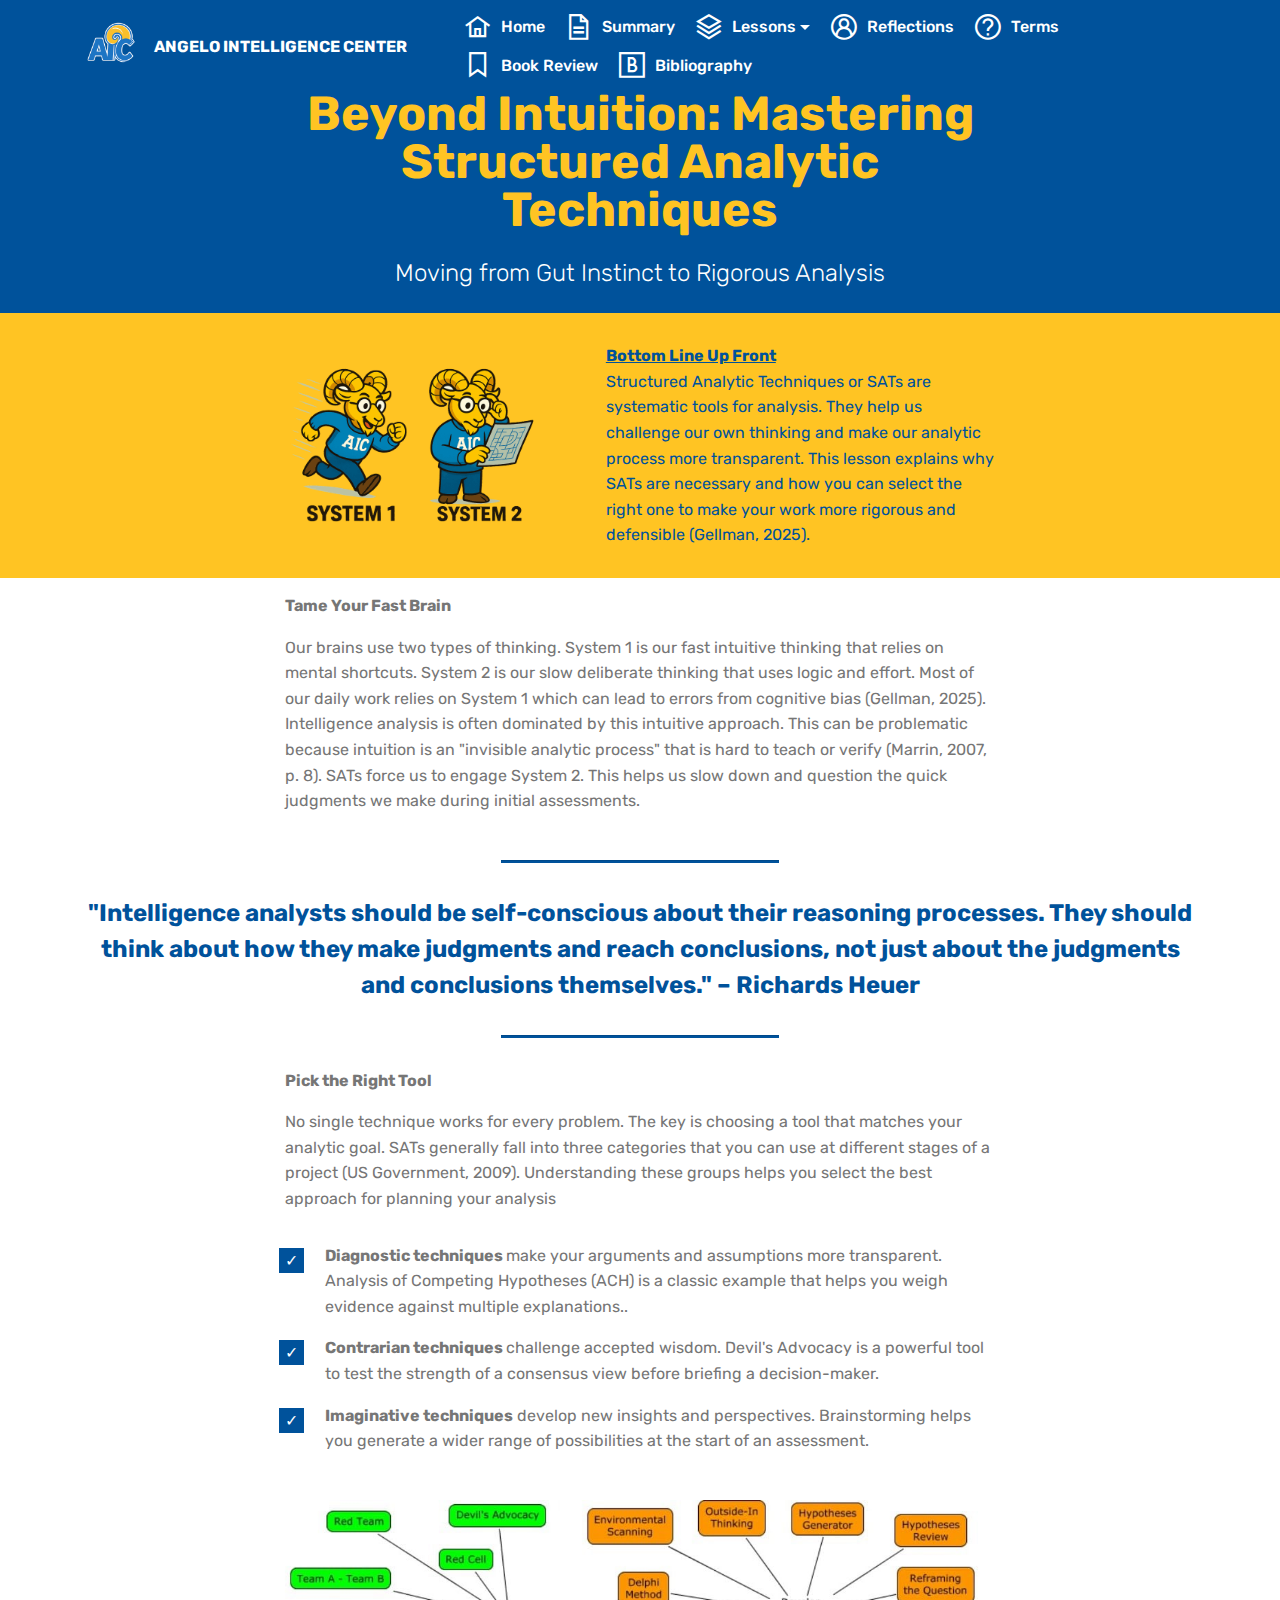
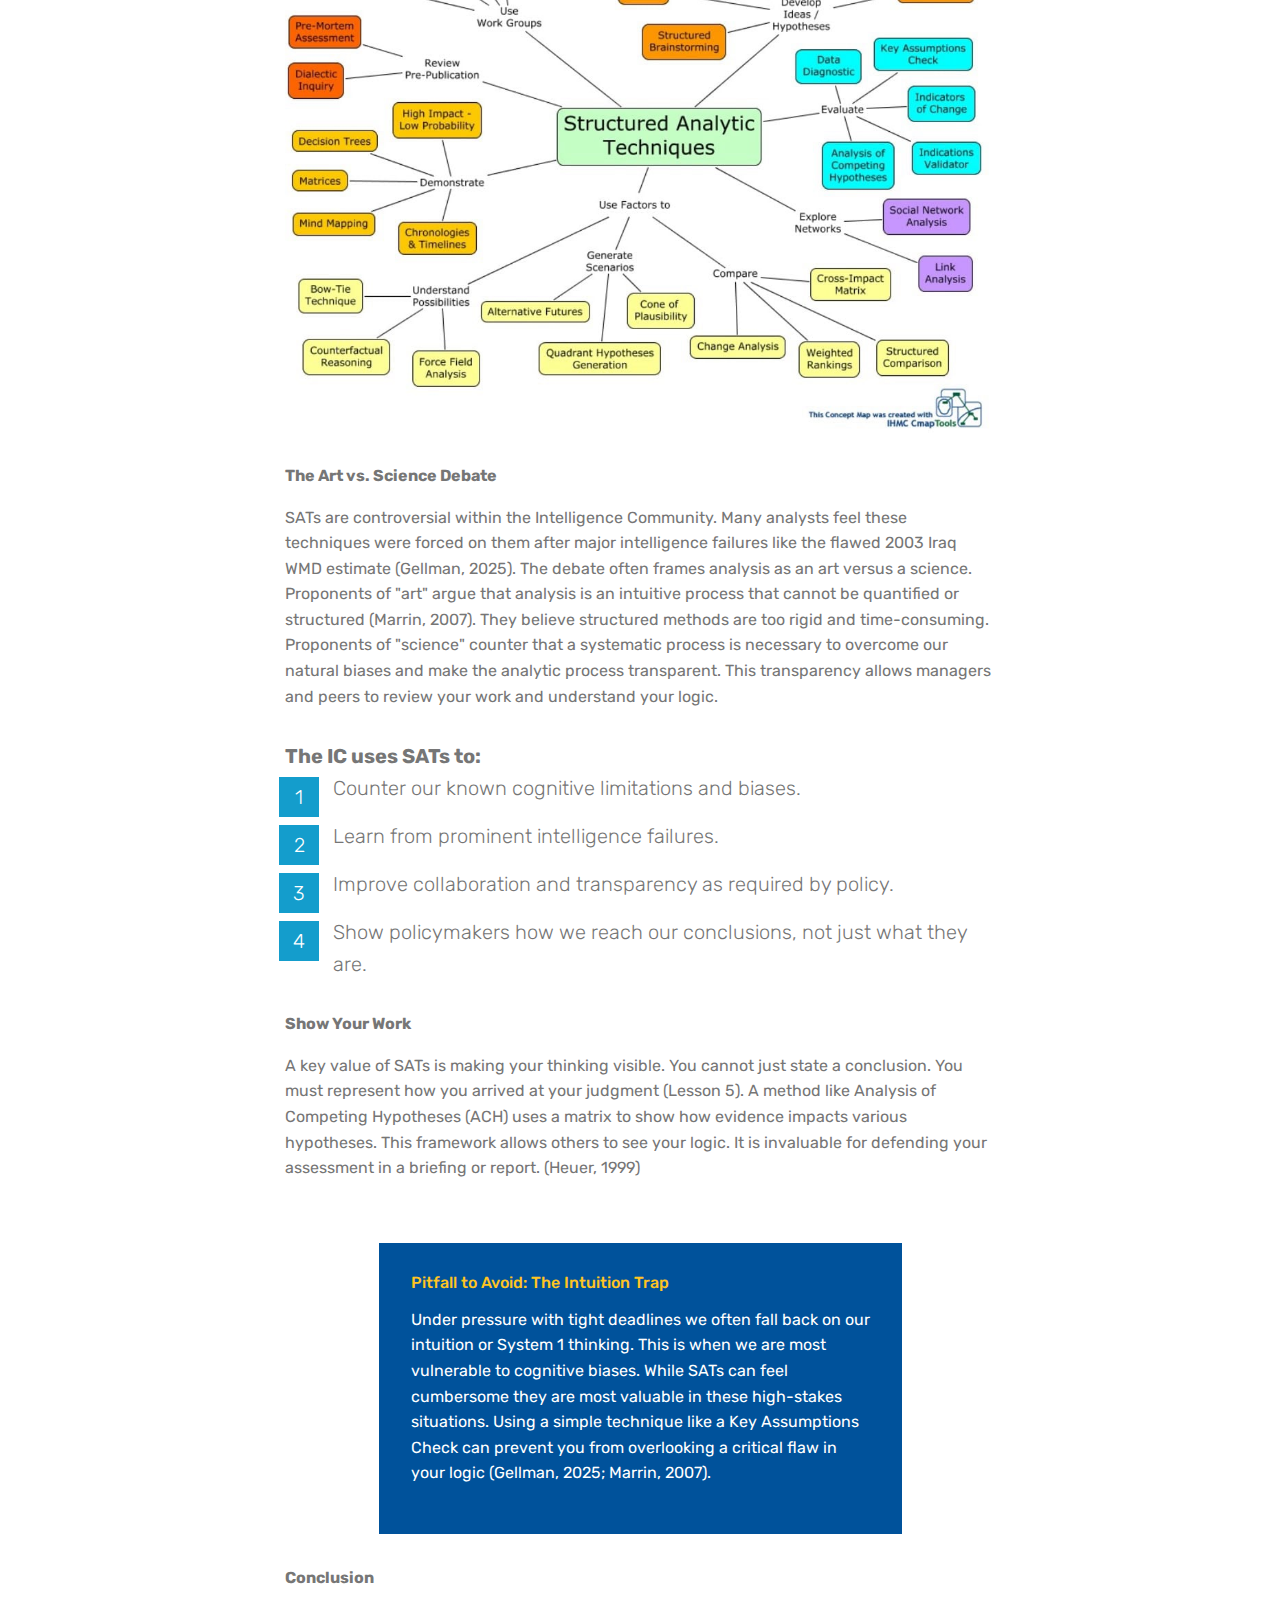
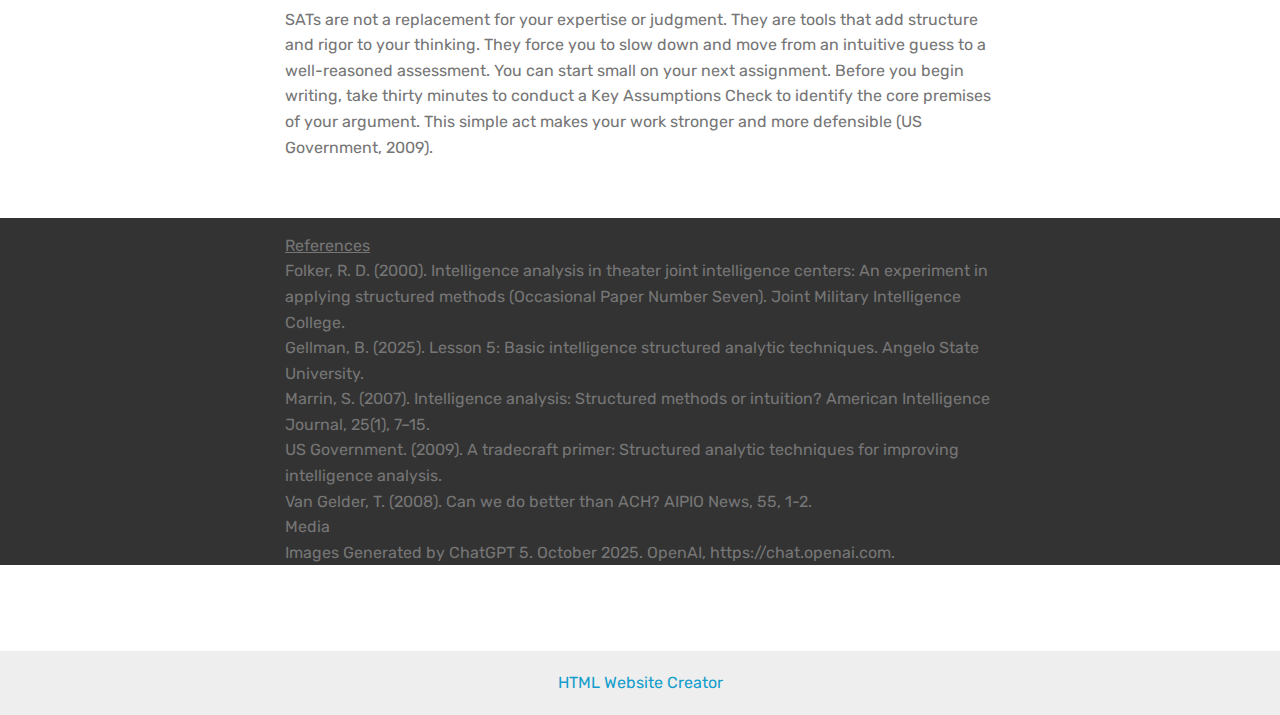
<file: page10.html>
<!DOCTYPE html>
<html  >
<head>
  <!-- Site made with Mobirise Website Builder v6.1.4, https://mobirise.com -->
  <meta charset="UTF-8">
  <meta http-equiv="X-UA-Compatible" content="IE=edge">
  <meta name="generator" content="Mobirise v6.1.4, mobirise.com">
  <meta name="viewport" content="width=device-width, initial-scale=1, minimum-scale=1">
  <link rel="shortcut icon" href="assets/images/chatgpt20image20oct20162020252006-45-2720pm-192x192.png" type="image/x-icon">
  <meta name="description" content="">
  
  
  <title>Lesson 5</title>
  <link rel="stylesheet" href="assets/web/assets/mobirise-icons2/mobirise2.css">
  <link rel="stylesheet" href="assets/web/assets/mobirise-icons/mobirise-icons.css">
  <link rel="stylesheet" href="assets/bootstrap/css/bootstrap.min.css">
  <link rel="stylesheet" href="assets/bootstrap/css/bootstrap-grid.min.css">
  <link rel="stylesheet" href="assets/bootstrap/css/bootstrap-reboot.min.css">
  <link rel="stylesheet" href="assets/tether/tether.min.css">
  <link rel="stylesheet" href="assets/dropdown/css/style.css">
  <link rel="stylesheet" href="assets/theme/css/style.css">
  <link rel="preload" href="https://fonts.googleapis.com/css?family=Rubik:300,300i,400,400i,500,500i,700,700i,900,900i&display=swap" as="style" onload="this.onload=null;this.rel='stylesheet'">
  <noscript><link rel="stylesheet" href="https://fonts.googleapis.com/css?family=Rubik:300,300i,400,400i,500,500i,700,700i,900,900i&display=swap"></noscript>
  <link rel="preload" as="style" href="assets/mobirise/css/mbr-additional.css?v=g5kcPe"><link rel="stylesheet" href="assets/mobirise/css/mbr-additional.css?v=g5kcPe" type="text/css">

  
  
  
</head>
<body>
  
  <section class="menu cid-v01RWECv05" once="menu" id="menu1-7g">

    

    <nav class="navbar navbar-expand beta-menu navbar-dropdown align-items-center navbar-fixed-top navbar-toggleable-sm">
        <button class="navbar-toggler navbar-toggler-right" type="button" data-toggle="collapse" data-target="#navbarSupportedContent" aria-controls="navbarSupportedContent" aria-expanded="false" aria-label="Toggle navigation">
            <div class="hamburger">
                <span></span>
                <span></span>
                <span></span>
                <span></span>
            </div>
        </button>
        <div class="menu-logo">
            <div class="navbar-brand">
                <span class="navbar-logo">
                    <a href="https://teekey.github.io/INA-3304">
                         <img src="assets/images/chatgpt20image20oct20162020252006-45-2720pm-192x192.png" alt="Mobirise" title="" style="height: 3.8rem;">
                    </a>
                </span>
                <span class="navbar-caption-wrap"><a class="navbar-caption text-white display-4" href="https://teekey.github.io/INA-3304/">
                        ANGELO INTELLIGENCE CENTER</a></span>
            </div>
        </div>
        <div class="collapse navbar-collapse" id="navbarSupportedContent">
            <ul class="navbar-nav nav-dropdown nav-right" data-app-modern-menu="true"><li class="nav-item">
                    <a class="nav-link link text-white display-4" href="index.html"><span class="mobi-mbri mobi-mbri-home mbr-iconfont mbr-iconfont-btn"></span>
                        
                        Home</a>
                </li><li class="nav-item"><a class="nav-link link text-white display-4" href="summary.html"><span class="mobi-mbri mobi-mbri-file mbr-iconfont mbr-iconfont-btn"></span>
                        
                        Summary</a></li>
                <li class="nav-item dropdown"><a class="nav-link link text-white dropdown-toggle display-4" href="https://mobirise.com" data-toggle="dropdown-submenu" aria-expanded="false"><span class="mobi-mbri mobi-mbri-layers mbr-iconfont mbr-iconfont-btn"></span>
                        
                        Lessons</a><div class="dropdown-menu"><a class="text-white dropdown-item display-4" href="lesson1.html">Lesson 1</a><a class="text-white dropdown-item text-primary display-4" href="lesson2.html">Lesson 2<br></a><a class="text-white dropdown-item text-primary display-4" href="page8.html">Lesson 3</a><a class="text-white dropdown-item text-primary display-4" href="page9.html">Lesson 4</a><a class="text-white dropdown-item text-primary display-4" href="page10.html">Lesson 5</a><a class="text-white dropdown-item text-primary display-4" href="page12.html">Lesson 6</a><a class="text-white dropdown-item text-primary display-4" href="page13.html">Lesson 7</a><a class="text-white dropdown-item text-primary display-4" href="page14.html">Lesson 8</a></div></li><li class="nav-item"><a class="nav-link link text-white display-4" href="reflections.html"><span class="mobi-mbri mobi-mbri-user-2 mbr-iconfont mbr-iconfont-btn"></span>Reflections<br></a></li><li class="nav-item">
                    <a class="nav-link link text-white display-4" href="terms.html"><span class="mobi-mbri mobi-mbri-help mbr-iconfont mbr-iconfont-btn"></span>
                        
                        Terms</a>
                </li><li class="nav-item"><a class="nav-link link text-white display-4" href="page11.html"><span class="mobi-mbri mobi-mbri-bookmark mbr-iconfont mbr-iconfont-btn"></span>Book Review</a></li><li class="nav-item"><a class="nav-link link text-white display-4" href="bibliography.html"><span class="mobi-mbri mobi-mbri-bootstrap mbr-iconfont mbr-iconfont-btn"></span>Bibliography</a></li></ul>
            
        </div>
    </nav>
</section>

<section class="mbr-section content5 cid-v00ATvgFCe" id="content5-4p">

    

    

    <div class="container">
        <div class="media-container-row">
            <div class="title col-12 col-md-8">
                <h2 class="align-center mbr-bold mbr-white pb-3 mbr-fonts-style display-1">Beyond Intuition: Mastering Structured Analytic Techniques</h2>
                <h3 class="mbr-section-subtitle align-center mbr-light mbr-white pb-3 mbr-fonts-style display-5">Moving from Gut Instinct to Rigorous Analysis</h3>
                
                
            </div>
        </div>
    </div>
</section>

<section class="mbr-section content6 cid-v00ATvqD4e" id="content6-4q">
    
     
    
    <div class="container">
        <div class="media-container-row">
            <div class="col-12 col-md-8">
                <div class="media-container-row">
                    <div class="mbr-figure" style="width: 75%;">
                      <img src="assets/images/chatgpt20image20oct20182020252004-23-0320pm-341x227.png" alt="Mobirise">  
                    </div>
                    <div class="media-content">
                        <div class="mbr-section-text">
                            <p class="mbr-text mb-0 mbr-fonts-style display-7"><u><strong>Bottom Line Up Front</strong><br></u>Structured Analytic Techniques or SATs are systematic tools for analysis. They help us challenge our own thinking and make our analytic process more transparent. This lesson explains why SATs are necessary and how you can select the right one to make your work more rigorous and defensible (Gellman, 2025).<br></p>
                        </div>
                    </div>
                </div>
            </div>
        </div>
    </div>
</section>

<section class="mbr-section article content1 cid-v00ATvAKlh" id="content1-4r">
    
     

    <div class="container">
        <div class="media-container-row">
            <div class="mbr-text col-12 mbr-fonts-style display-7 col-md-8"><p><strong>Tame Your Fast Brain
</strong></p><p>Our brains use two types of thinking. System 1 is our fast intuitive thinking that relies on mental shortcuts. System 2 is our slow deliberate thinking that uses logic and effort. Most of our daily work relies on System 1 which can lead to errors from cognitive bias (Gellman, 2025). Intelligence analysis is often dominated by this intuitive approach. This can be problematic because intuition is an "invisible analytic process" that is hard to teach or verify (Marrin, 2007, p. 8). SATs force us to engage System 2. This helps us slow down and question the quick judgments we make during initial assessments.</p></div>
        </div>
    </div>
</section>

<section class="mbr-section article content9 cid-v00ATvJ1sJ" id="content9-4s">
    
     

    <div class="container">
        <div class="inner-container" style="width: 100%;">
            <hr class="line" style="width: 25%;">
            <div class="section-text align-center mbr-fonts-style display-5"><strong>"Intelligence analysts should be self-conscious about their reasoning processes. They should think about how they make judgments and reach conclusions, not just about the judgments and conclusions themselves." – Richards Heuer</strong></div>
            <hr class="line" style="width: 25%;">
        </div>
        </div>
</section>

<section class="mbr-section article content1 cid-v00ATvSDEM" id="content1-4t">
    
     

    <div class="container">
        <div class="media-container-row">
            <div class="mbr-text col-12 mbr-fonts-style display-7 col-md-8"><p><strong>Pick the Right Tool
</strong></p><p>No single technique works for every problem. The key is choosing a tool that matches your analytic goal. SATs generally fall into three categories that you can use at different stages of a project (US Government, 2009). Understanding these groups helps you select the best approach for planning your analysis</p></div>
        </div>
    </div>
</section>

<section class="mbr-section article content12 cid-v00LXPGw5g" id="content12-64">
     

    <div class="container">
        <div class="media-container-row">
            <div class="mbr-text counter-container col-12 col-md-8 mbr-fonts-style display-7">
                <ul>
                    <li><strong>Diagnostic techniques </strong>make your arguments and assumptions more transparent. Analysis of Competing Hypotheses (ACH) is a classic example that helps you weigh evidence against multiple explanations..</li>
                    <li><strong>Contrarian techniques </strong>challenge accepted wisdom. Devil's Advocacy is a powerful tool to test the strength of a consensus view before briefing a decision-maker.</li>
                    <li><strong>Imaginative techniques</strong> develop new insights and perspectives. Brainstorming helps you generate a wider range of possibilities at the start of an assessment.</li>
                </ul>
            </div>
        </div>
    </div>
</section>

<section class="cid-v00MK4rkUT" id="image1-66">

    

    <figure class="mbr-figure container">
        <div class="image-block" style="width: 66%;">
            <img src="assets/images/structured20analytic20techniques20map-1065x775.jpg" width="1400" alt="Mobirise">
            
        </div>
    </figure>
</section>

<section class="mbr-section article content1 cid-v00ATw07ZV" id="content1-4u">
    
     

    <div class="container">
        <div class="media-container-row">
            <div class="mbr-text col-12 mbr-fonts-style display-7 col-md-8"><p><span style="font-size: 1rem;"><strong>The Art vs. Science Debate
</strong></span></p><p>SATs are controversial within the Intelligence Community. Many analysts feel these techniques were forced on them after major intelligence failures like the flawed 2003 Iraq WMD estimate (Gellman, 2025). The debate often frames analysis as an art versus a science. Proponents of "art" argue that analysis is an intuitive process that cannot be quantified or structured (Marrin, 2007). They believe structured methods are too rigid and time-consuming. Proponents of "science" counter that a systematic process is necessary to overcome our natural biases and make the analytic process transparent. This transparency allows managers and peers to review your work and understand your logic.</p></div>
        </div>
    </div>
</section>

<section class="mbr-section article content11 cid-v00PeWlt1A" id="content11-67">
     

    <div class="container">
        <div class="media-container-row">
            <div class="mbr-text counter-container col-12 col-md-8 mbr-fonts-style display-2">
                <div><strong>The IC uses SATs to:</strong></div><ol><li>Counter our known cognitive limitations and biases.
</li><li>Learn from prominent intelligence failures.
</li><li>Improve collaboration and transparency as required by policy.
</li><li>Show policymakers how we reach our conclusions, not just what they are.</li>
                </ol>
            </div>
        </div>
    </div>
</section>

<section class="mbr-section article content1 cid-v00MeQDdJ7" id="content1-65">
    
     

    <div class="container">
        <div class="media-container-row">
            <div class="mbr-text col-12 mbr-fonts-style display-7 col-md-8"><p><strong>Show Your Work
</strong></p><p>A key value of SATs is making your thinking visible. You cannot just state a conclusion. You must represent how you arrived at your judgment (Lesson 5). A method like Analysis of Competing Hypotheses (ACH) uses a matrix to show how evidence impacts various hypotheses. This framework allows others to see your logic. It is invaluable for defending your assessment in a briefing or report. (Heuer, 1999)</p></div>
        </div>
    </div>
</section>

<section class="features4 cid-v00ATwaHTS" id="features4-4v">
    
         

    
    <div class="container">
        <div class="media-container-row">
            <div class="card p-3 col-12 col-md-6">
                <div class="card-wrapper media-container-row media-container-row">
                    <div class="card-box">
                        <h4 class="card-title pb-3 mbr-fonts-style display-7">Pitfall to Avoid: The Intuition Trap</h4>
                        <p class="mbr-text mbr-fonts-style display-7">Under pressure with tight deadlines we often fall back on our intuition or System 1 thinking. This is when we are most vulnerable to cognitive biases. While SATs can feel cumbersome they are most valuable in these high-stakes situations. Using a simple technique like a Key Assumptions Check can prevent you from overlooking a critical flaw in your logic (Gellman, 2025; Marrin, 2007).
                        </p>
                    </div>
                </div>
            </div>

            

            

            
        </div>
    </div>
</section>

<section class="mbr-section article content1 cid-v00ATwnDy1" id="content1-4w">
    
     

    <div class="container">
        <div class="media-container-row">
            <div class="mbr-text col-12 mbr-fonts-style display-7 col-md-8"><p><span style="font-size: 1rem;"><strong>Conclusion</strong></span><br></p><p>SATs are not a replacement for your expertise or judgment. They are tools that add structure and rigor to your thinking. They force you to slow down and move from an intuitive guess to a well-reasoned assessment. You can start small on your next assignment. Before you begin writing, take thirty minutes to conduct a Key Assumptions Check to identify the core premises of your argument. This simple act makes your work stronger and more defensible (US Government, 2009).
</p><p><br></p></div>
        </div>
    </div>
</section>

<section class="mbr-section article content1 cid-v00ATwwbXG" id="content1-4x">
    
     

    <div class="container">
        <div class="media-container-row">
            <div class="mbr-text col-12 mbr-fonts-style display-7 col-md-8"><u>References
</u><div>Folker, R. D. (2000). Intelligence analysis in theater joint intelligence centers: An experiment in applying structured methods (Occasional Paper Number Seven). Joint Military Intelligence College.</div><div><span style="font-size: 1rem;">Gellman, B. (2025). Lesson 5: Basic intelligence structured analytic techniques. Angelo State University.</span></div><div>Marrin, S. (2007). Intelligence analysis: Structured methods or intuition? American Intelligence Journal, 25(1), 7–15.</div><div><span style="font-size: 1rem;">US Government. (2009). A tradecraft primer: Structured analytic techniques for improving intelligence analysis.</span><br></div><div>Van Gelder, T. (2008). Can we do better than ACH? AIPIO News, 55, 1-2.
</div><div>Media
</div><div>Images Generated by ChatGPT 5. October 2025. OpenAI, https://chat.openai.com.</div></div>
        </div>
    </div>
</section>

<section once="footers" class="cid-v00ATwGyYN mbr-reveal" id="footer6-4y">

    

    

    <div class="container">
        <div class="media-container-row align-center mbr-white">
            <div class="col-12">
                <p class="mbr-text mb-0 mbr-fonts-style display-7">
                    © Copyright 2025  - All Rights Reserved
                </p>
            </div>
        </div>
    </div>
</section><section class="display-7" style="padding: 0;align-items: center;justify-content: center;flex-wrap: wrap;    align-content: center;display: flex;position: relative;height: 4rem;"><a href="https://mobiri.se/1946671" style="flex: 1 1;height: 4rem;position: absolute;width: 100%;z-index: 1;"><img alt="" style="height: 4rem;" src="[data-uri]"></a><p style="margin: 0;text-align: center;" class="display-7">&#8204;</p><a style="z-index:1" href="https://mobirise.com/html-builder.html">HTML Website Creator</a></section><script src="assets/popper/popper.min.js"></script>  <script src="assets/web/assets/jquery/jquery.min.js"></script>  <script src="assets/bootstrap/js/bootstrap.min.js"></script>  <script src="assets/tether/tether.min.js"></script>  <script src="assets/smoothscroll/smooth-scroll.js"></script>  <script src="assets/dropdown/js/nav-dropdown.js"></script>  <script src="assets/dropdown/js/navbar-dropdown.js"></script>  <script src="assets/touchswipe/jquery.touch-swipe.min.js"></script>  <script src="assets/theme/js/script.js"></script>  
  
  
</body>
</html>
</file>
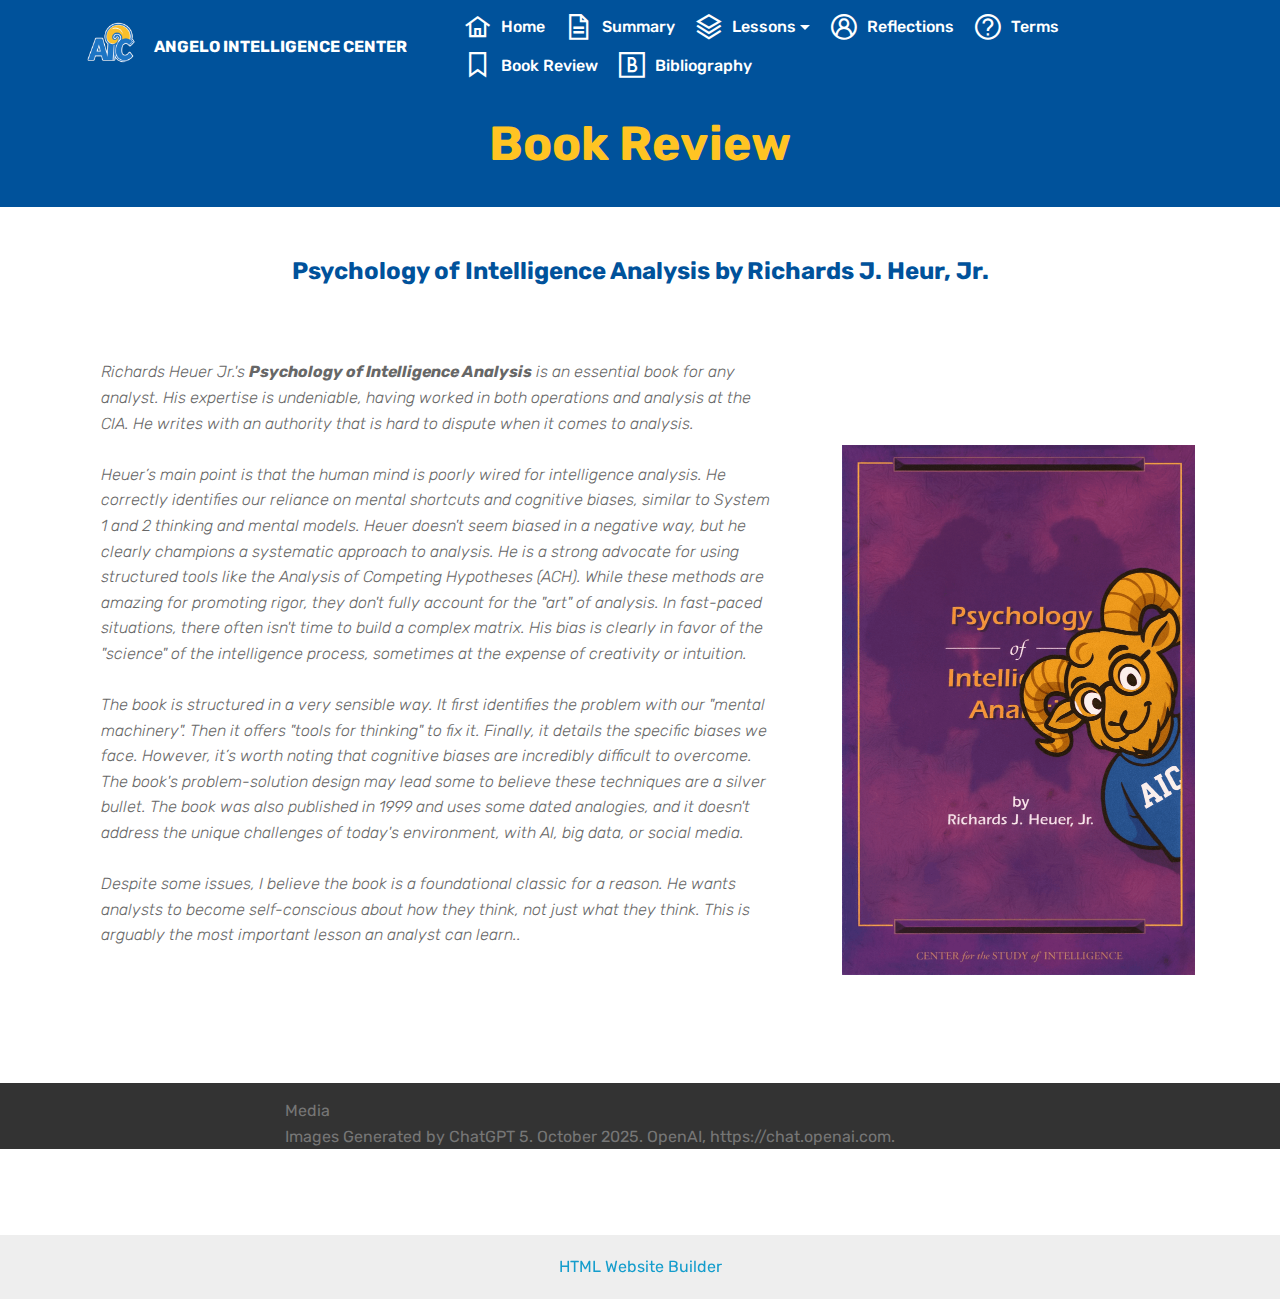
<file: page11.html>
<!DOCTYPE html>
<html  >
<head>
  <!-- Site made with Mobirise Website Builder v6.1.4, https://mobirise.com -->
  <meta charset="UTF-8">
  <meta http-equiv="X-UA-Compatible" content="IE=edge">
  <meta name="generator" content="Mobirise v6.1.4, mobirise.com">
  <meta name="viewport" content="width=device-width, initial-scale=1, minimum-scale=1">
  <link rel="shortcut icon" href="assets/images/chatgpt20image20oct20162020252006-45-2720pm-192x192.png" type="image/x-icon">
  <meta name="description" content="">
  
  
  <title>Book Review</title>
  <link rel="stylesheet" href="assets/web/assets/mobirise-icons2/mobirise2.css">
  <link rel="stylesheet" href="assets/web/assets/mobirise-icons/mobirise-icons.css">
  <link rel="stylesheet" href="assets/bootstrap/css/bootstrap.min.css">
  <link rel="stylesheet" href="assets/bootstrap/css/bootstrap-grid.min.css">
  <link rel="stylesheet" href="assets/bootstrap/css/bootstrap-reboot.min.css">
  <link rel="stylesheet" href="assets/tether/tether.min.css">
  <link rel="stylesheet" href="assets/dropdown/css/style.css">
  <link rel="stylesheet" href="assets/theme/css/style.css">
  <link rel="preload" href="https://fonts.googleapis.com/css?family=Rubik:300,300i,400,400i,500,500i,700,700i,900,900i&display=swap" as="style" onload="this.onload=null;this.rel='stylesheet'">
  <noscript><link rel="stylesheet" href="https://fonts.googleapis.com/css?family=Rubik:300,300i,400,400i,500,500i,700,700i,900,900i&display=swap"></noscript>
  <link rel="preload" as="style" href="assets/mobirise/css/mbr-additional.css?v=RJJkQx"><link rel="stylesheet" href="assets/mobirise/css/mbr-additional.css?v=RJJkQx" type="text/css">

  
  
  
</head>
<body>
  
  <section class="menu cid-v01RWECv05" once="menu" id="menu1-7g">

    

    <nav class="navbar navbar-expand beta-menu navbar-dropdown align-items-center navbar-fixed-top navbar-toggleable-sm">
        <button class="navbar-toggler navbar-toggler-right" type="button" data-toggle="collapse" data-target="#navbarSupportedContent" aria-controls="navbarSupportedContent" aria-expanded="false" aria-label="Toggle navigation">
            <div class="hamburger">
                <span></span>
                <span></span>
                <span></span>
                <span></span>
            </div>
        </button>
        <div class="menu-logo">
            <div class="navbar-brand">
                <span class="navbar-logo">
                    <a href="https://teekey.github.io/INA-3304">
                         <img src="assets/images/chatgpt20image20oct20162020252006-45-2720pm-192x192.png" alt="Mobirise" title="" style="height: 3.8rem;">
                    </a>
                </span>
                <span class="navbar-caption-wrap"><a class="navbar-caption text-white display-4" href="https://teekey.github.io/INA-3304/">
                        ANGELO INTELLIGENCE CENTER</a></span>
            </div>
        </div>
        <div class="collapse navbar-collapse" id="navbarSupportedContent">
            <ul class="navbar-nav nav-dropdown nav-right" data-app-modern-menu="true"><li class="nav-item">
                    <a class="nav-link link text-white display-4" href="index.html"><span class="mobi-mbri mobi-mbri-home mbr-iconfont mbr-iconfont-btn"></span>
                        
                        Home</a>
                </li><li class="nav-item"><a class="nav-link link text-white display-4" href="summary.html"><span class="mobi-mbri mobi-mbri-file mbr-iconfont mbr-iconfont-btn"></span>
                        
                        Summary</a></li>
                <li class="nav-item dropdown"><a class="nav-link link text-white dropdown-toggle display-4" href="https://mobirise.com" data-toggle="dropdown-submenu" aria-expanded="false"><span class="mobi-mbri mobi-mbri-layers mbr-iconfont mbr-iconfont-btn"></span>
                        
                        Lessons</a><div class="dropdown-menu"><a class="text-white dropdown-item display-4" href="lesson1.html">Lesson 1</a><a class="text-white dropdown-item text-primary display-4" href="lesson2.html">Lesson 2<br></a><a class="text-white dropdown-item text-primary display-4" href="page8.html">Lesson 3</a><a class="text-white dropdown-item text-primary display-4" href="page9.html">Lesson 4</a><a class="text-white dropdown-item text-primary display-4" href="page10.html">Lesson 5</a><a class="text-white dropdown-item text-primary display-4" href="page12.html">Lesson 6</a><a class="text-white dropdown-item text-primary display-4" href="page13.html">Lesson 7</a><a class="text-white dropdown-item text-primary display-4" href="page14.html">Lesson 8</a></div></li><li class="nav-item"><a class="nav-link link text-white display-4" href="reflections.html"><span class="mobi-mbri mobi-mbri-user-2 mbr-iconfont mbr-iconfont-btn"></span>Reflections<br></a></li><li class="nav-item">
                    <a class="nav-link link text-white display-4" href="terms.html"><span class="mobi-mbri mobi-mbri-help mbr-iconfont mbr-iconfont-btn"></span>
                        
                        Terms</a>
                </li><li class="nav-item"><a class="nav-link link text-white display-4" href="page11.html"><span class="mobi-mbri mobi-mbri-bookmark mbr-iconfont mbr-iconfont-btn"></span>Book Review</a></li><li class="nav-item"><a class="nav-link link text-white display-4" href="bibliography.html"><span class="mobi-mbri mobi-mbri-bootstrap mbr-iconfont mbr-iconfont-btn"></span>Bibliography</a></li></ul>
            
        </div>
    </nav>
</section>

<section class="mbr-section content5 cid-rYy3V8YlIb" id="content5-2n">

    

    

    <div class="container">
        <div class="media-container-row">
            <div class="title col-12 col-md-8">
                <h2 class="align-center mbr-bold mbr-white pb-3 mbr-fonts-style display-1">
                    Book Review</h2>
                
                
                
            </div>
        </div>
    </div>
</section>

<section class="mbr-section article content1 cid-v01IYWb6vo" id="content1-6q">
    
     

    <div class="container">
        <div class="media-container-row">
            <div class="mbr-text col-12 mbr-fonts-style display-5 col-md-8"><p><strong>Psychology of Intelligence Analysis by Richards J. Heur, Jr.</strong></p></div>
        </div>
    </div>
</section>

<section class="testimonials3 cid-rYy3V9m3QC" id="testimonials3-2o">

    

    

    <div class="container">
        <div class="media-container-row">
            <div class="media-content px-3 align-self-center mbr-white py-2">
                <p class="mbr-text testimonial-text mbr-fonts-style display-7">Richards Heuer Jr.'s <strong>Psychology of Intelligence Analysis</strong> is an essential book for any analyst. His expertise is undeniable, having worked in both operations and analysis at the CIA. He writes with an authority that is hard to dispute when it comes to analysis.<br>
<br>Heuer’s main point is that the human mind is poorly wired for intelligence analysis. He correctly identifies our reliance on mental shortcuts and cognitive biases, similar to System 1 and 2 thinking and mental models. Heuer doesn't seem biased in a negative way, but he clearly champions a systematic approach to analysis. He is a strong advocate for using structured tools like the Analysis of Competing Hypotheses (ACH). While these methods are amazing for promoting rigor, they don't fully account for the "art" of analysis. In fast-paced situations, there often isn't time to build a complex matrix. His bias is clearly in favor of the "science" of the intelligence process, sometimes at the expense of creativity or intuition.<br>
<br>The book is structured in a very sensible way. It first identifies the problem with our "mental machinery". Then it offers "tools for thinking" to fix it. Finally, it details the specific biases we face. However, it’s worth noting that cognitive biases are incredibly difficult to overcome. The book's problem-solution design may lead some to believe these techniques are a silver bullet. The book was also published in 1999 and uses some dated analogies, and it doesn't address the unique challenges of today's environment, with AI, big data, or social media.
<br><br>Despite some issues, I believe the book is a foundational classic for a reason. He wants analysts to become self-conscious about how they think, not just what they think. This is arguably the most important lesson an analyst can learn..<br></p>
                <p class="mbr-author-name pt-4 mb-2 mbr-fonts-style display-7">&nbsp;</p>
                <p class="mbr-author-desc mbr-fonts-style display-7">&nbsp;</p>
            </div>

            <div class="mbr-figure pl-lg-5" style="width: 55%;">
              <img src="assets/images/chatgpt20image20oct20182020252008-17-1220pm-706x1059.png" alt="" title="">
            </div>
        </div>
    </div>
</section>

<section class="mbr-section article content1 cid-rYy6Tb6y0e" id="content1-2t">
    
     

    <div class="container">
        <div class="media-container-row">
            <div class="mbr-text col-12 mbr-fonts-style display-7 col-md-8"><div>Media
</div><div>Images Generated by ChatGPT 5. October 2025. OpenAI, https://chat.openai.com.</div></div>
        </div>
    </div>
</section>

<section once="footers" class="cid-rYy3V9CFPA mbr-reveal" id="footer6-2p">

    

    

    <div class="container">
        <div class="media-container-row align-center mbr-white">
            <div class="col-12">
                <p class="mbr-text mb-0 mbr-fonts-style display-7">
                    © Copyright 2025  - All Rights Reserved
                </p>
            </div>
        </div>
    </div>
</section><section class="display-7" style="padding: 0;align-items: center;justify-content: center;flex-wrap: wrap;    align-content: center;display: flex;position: relative;height: 4rem;"><a href="https://mobiri.se/1946671" style="flex: 1 1;height: 4rem;position: absolute;width: 100%;z-index: 1;"><img alt="" style="height: 4rem;" src="[data-uri]"></a><p style="margin: 0;text-align: center;" class="display-7">&#8204;</p><a style="z-index:1" href="https://mobirise.com/html-builder.html">HTML Website Builder</a></section><script src="assets/popper/popper.min.js"></script>  <script src="assets/web/assets/jquery/jquery.min.js"></script>  <script src="assets/bootstrap/js/bootstrap.min.js"></script>  <script src="assets/tether/tether.min.js"></script>  <script src="assets/smoothscroll/smooth-scroll.js"></script>  <script src="assets/dropdown/js/nav-dropdown.js"></script>  <script src="assets/dropdown/js/navbar-dropdown.js"></script>  <script src="assets/touchswipe/jquery.touch-swipe.min.js"></script>  <script src="assets/theme/js/script.js"></script>  
  
  
</body>
</html>
</file>
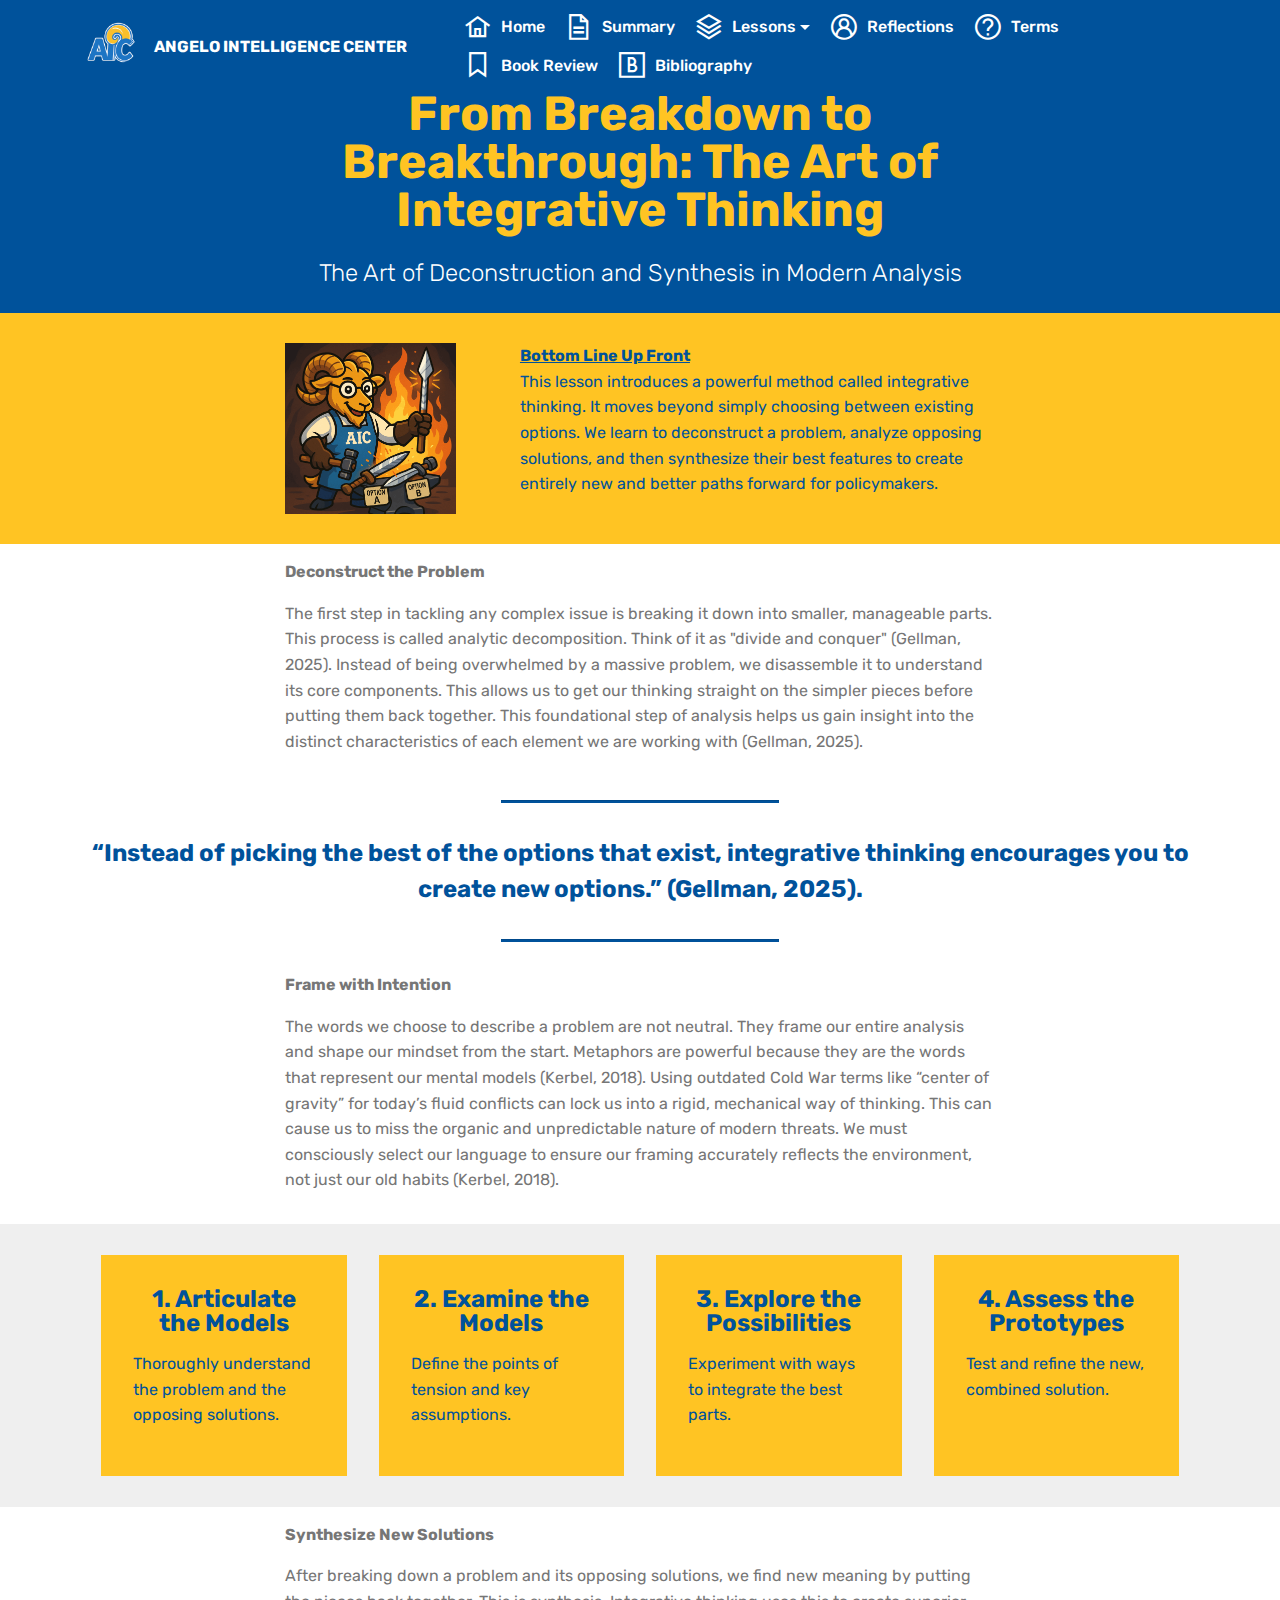
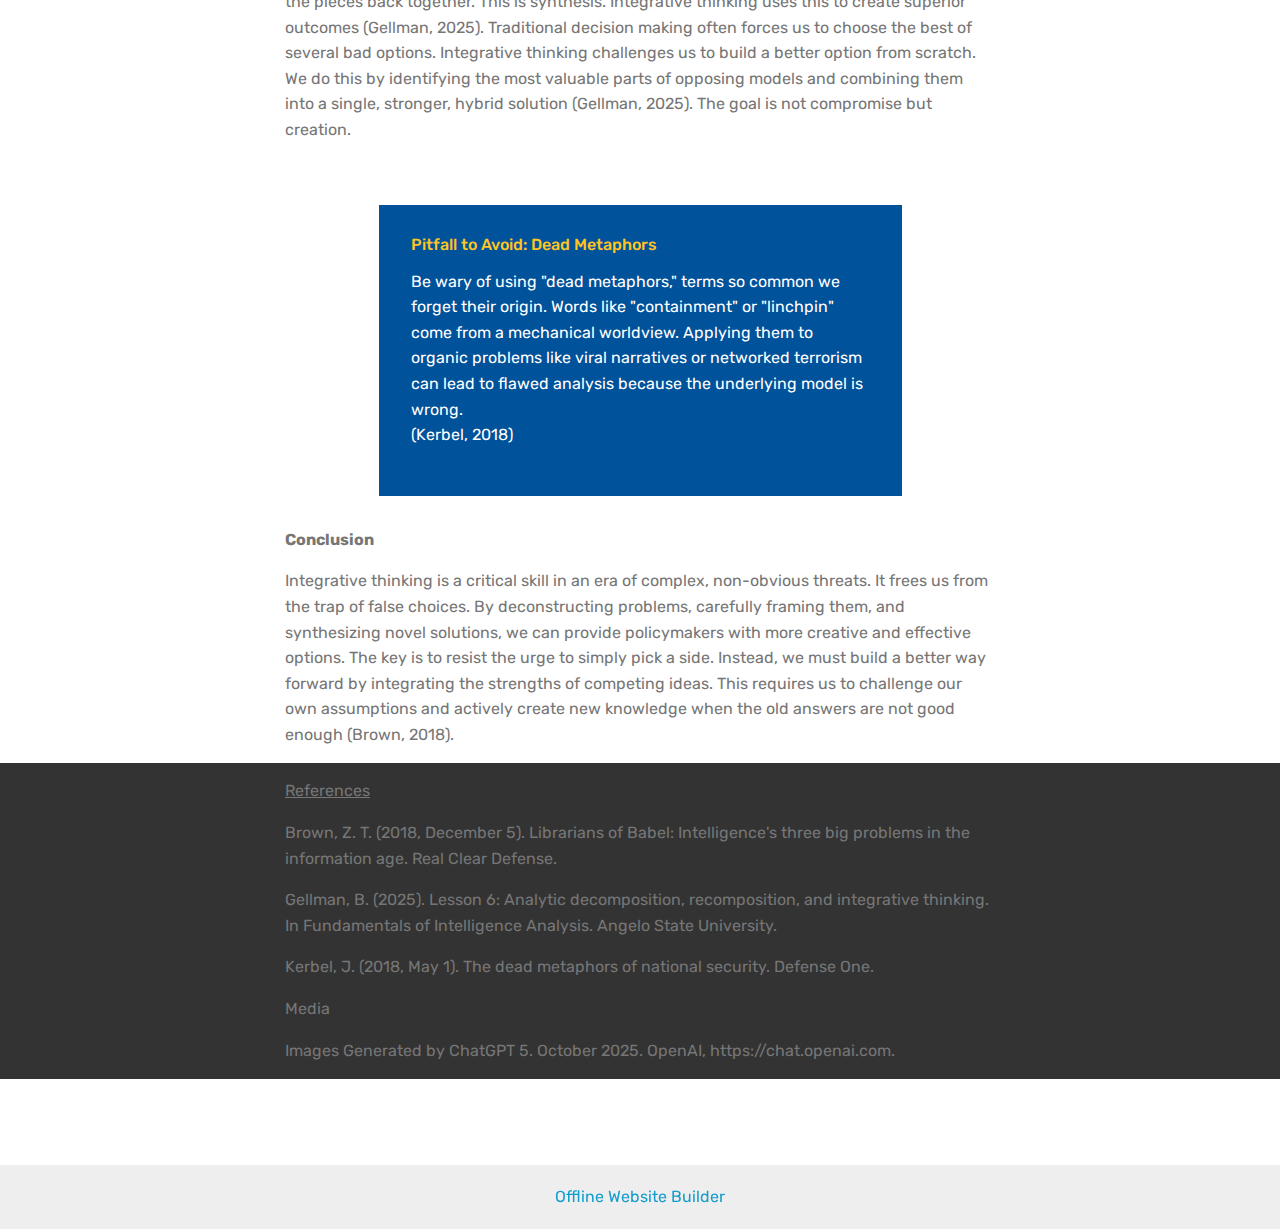
<file: page12.html>
<!DOCTYPE html>
<html  >
<head>
  <!-- Site made with Mobirise Website Builder v6.1.4, https://mobirise.com -->
  <meta charset="UTF-8">
  <meta http-equiv="X-UA-Compatible" content="IE=edge">
  <meta name="generator" content="Mobirise v6.1.4, mobirise.com">
  <meta name="viewport" content="width=device-width, initial-scale=1, minimum-scale=1">
  <link rel="shortcut icon" href="assets/images/chatgpt20image20oct20162020252006-45-2720pm-192x192.png" type="image/x-icon">
  <meta name="description" content="">
  
  
  <title>Lesson 6</title>
  <link rel="stylesheet" href="assets/web/assets/mobirise-icons2/mobirise2.css">
  <link rel="stylesheet" href="assets/web/assets/mobirise-icons/mobirise-icons.css">
  <link rel="stylesheet" href="assets/bootstrap/css/bootstrap.min.css">
  <link rel="stylesheet" href="assets/bootstrap/css/bootstrap-grid.min.css">
  <link rel="stylesheet" href="assets/bootstrap/css/bootstrap-reboot.min.css">
  <link rel="stylesheet" href="assets/tether/tether.min.css">
  <link rel="stylesheet" href="assets/dropdown/css/style.css">
  <link rel="stylesheet" href="assets/theme/css/style.css">
  <link rel="preload" href="https://fonts.googleapis.com/css?family=Rubik:300,300i,400,400i,500,500i,700,700i,900,900i&display=swap" as="style" onload="this.onload=null;this.rel='stylesheet'">
  <noscript><link rel="stylesheet" href="https://fonts.googleapis.com/css?family=Rubik:300,300i,400,400i,500,500i,700,700i,900,900i&display=swap"></noscript>
  <link rel="preload" as="style" href="assets/mobirise/css/mbr-additional.css?v=9TMsqF"><link rel="stylesheet" href="assets/mobirise/css/mbr-additional.css?v=9TMsqF" type="text/css">

  
  
  
</head>
<body>
  
  <section class="menu cid-v01RWECv05" once="menu" id="menu1-7g">

    

    <nav class="navbar navbar-expand beta-menu navbar-dropdown align-items-center navbar-fixed-top navbar-toggleable-sm">
        <button class="navbar-toggler navbar-toggler-right" type="button" data-toggle="collapse" data-target="#navbarSupportedContent" aria-controls="navbarSupportedContent" aria-expanded="false" aria-label="Toggle navigation">
            <div class="hamburger">
                <span></span>
                <span></span>
                <span></span>
                <span></span>
            </div>
        </button>
        <div class="menu-logo">
            <div class="navbar-brand">
                <span class="navbar-logo">
                    <a href="https://teekey.github.io/INA-3304">
                         <img src="assets/images/chatgpt20image20oct20162020252006-45-2720pm-192x192.png" alt="Mobirise" title="" style="height: 3.8rem;">
                    </a>
                </span>
                <span class="navbar-caption-wrap"><a class="navbar-caption text-white display-4" href="https://teekey.github.io/INA-3304/">
                        ANGELO INTELLIGENCE CENTER</a></span>
            </div>
        </div>
        <div class="collapse navbar-collapse" id="navbarSupportedContent">
            <ul class="navbar-nav nav-dropdown nav-right" data-app-modern-menu="true"><li class="nav-item">
                    <a class="nav-link link text-white display-4" href="index.html"><span class="mobi-mbri mobi-mbri-home mbr-iconfont mbr-iconfont-btn"></span>
                        
                        Home</a>
                </li><li class="nav-item"><a class="nav-link link text-white display-4" href="summary.html"><span class="mobi-mbri mobi-mbri-file mbr-iconfont mbr-iconfont-btn"></span>
                        
                        Summary</a></li>
                <li class="nav-item dropdown"><a class="nav-link link text-white dropdown-toggle display-4" href="https://mobirise.com" data-toggle="dropdown-submenu" aria-expanded="false"><span class="mobi-mbri mobi-mbri-layers mbr-iconfont mbr-iconfont-btn"></span>
                        
                        Lessons</a><div class="dropdown-menu"><a class="text-white dropdown-item display-4" href="lesson1.html">Lesson 1</a><a class="text-white dropdown-item text-primary display-4" href="lesson2.html">Lesson 2<br></a><a class="text-white dropdown-item text-primary display-4" href="page8.html">Lesson 3</a><a class="text-white dropdown-item text-primary display-4" href="page9.html">Lesson 4</a><a class="text-white dropdown-item text-primary display-4" href="page10.html">Lesson 5</a><a class="text-white dropdown-item text-primary display-4" href="page12.html">Lesson 6</a><a class="text-white dropdown-item text-primary display-4" href="page13.html">Lesson 7</a><a class="text-white dropdown-item text-primary display-4" href="page14.html">Lesson 8</a></div></li><li class="nav-item"><a class="nav-link link text-white display-4" href="reflections.html"><span class="mobi-mbri mobi-mbri-user-2 mbr-iconfont mbr-iconfont-btn"></span>Reflections<br></a></li><li class="nav-item">
                    <a class="nav-link link text-white display-4" href="terms.html"><span class="mobi-mbri mobi-mbri-help mbr-iconfont mbr-iconfont-btn"></span>
                        
                        Terms</a>
                </li><li class="nav-item"><a class="nav-link link text-white display-4" href="page11.html"><span class="mobi-mbri mobi-mbri-bookmark mbr-iconfont mbr-iconfont-btn"></span>Book Review</a></li><li class="nav-item"><a class="nav-link link text-white display-4" href="bibliography.html"><span class="mobi-mbri mobi-mbri-bootstrap mbr-iconfont mbr-iconfont-btn"></span>Bibliography</a></li></ul>
            
        </div>
    </nav>
</section>

<section class="mbr-section content5 cid-v00AUyagzS" id="content5-50">

    

    

    <div class="container">
        <div class="media-container-row">
            <div class="title col-12 col-md-8">
                <h2 class="align-center mbr-bold mbr-white pb-3 mbr-fonts-style display-1">From Breakdown to Breakthrough: The Art of Integrative Thinking</h2>
                <h3 class="mbr-section-subtitle align-center mbr-light mbr-white pb-3 mbr-fonts-style display-5">The Art of Deconstruction and Synthesis in Modern Analysis</h3>
                
                
            </div>
        </div>
    </div>
</section>

<section class="mbr-section content6 cid-v00AUyiz8b" id="content6-51">
    
     
    
    <div class="container">
        <div class="media-container-row">
            <div class="col-12 col-md-8">
                <div class="media-container-row">
                    <div class="mbr-figure" style="width: 45%;">
                      <img src="assets/images/chatgpt20image20oct20182020252005-55-3820pm-341x341.png" alt="Mobirise">  
                    </div>
                    <div class="media-content">
                        <div class="mbr-section-text">
                            <p class="mbr-text mb-0 mbr-fonts-style display-7"><u><strong>Bottom Line Up Front</strong><br></u>This lesson introduces a powerful method called integrative thinking. It moves beyond simply choosing between existing options. We learn to deconstruct a problem, analyze opposing solutions, and then synthesize their best features to create entirely new and better paths forward for policymakers.<br></p>
                        </div>
                    </div>
                </div>
            </div>
        </div>
    </div>
</section>

<section class="mbr-section article content1 cid-v00AUypipX" id="content1-52">
    
     

    <div class="container">
        <div class="media-container-row">
            <div class="mbr-text col-12 mbr-fonts-style display-7 col-md-8"><p><span style="font-size: 1rem;"><strong>Deconstruct the Problem
</strong></span></p><p>The first step in tackling any complex issue is breaking it down into smaller, manageable parts. This process is called analytic decomposition. Think of it as "divide and conquer" (Gellman, 2025). Instead of being overwhelmed by a massive problem, we disassemble it to understand its core components. This allows us to get our thinking straight on the simpler pieces before putting them back together. This foundational step of analysis helps us gain insight into the distinct characteristics of each element we are working with (Gellman, 2025).</p></div>
        </div>
    </div>
</section>

<section class="mbr-section article content9 cid-v00AUywCdu" id="content9-53">
    
     

    <div class="container">
        <div class="inner-container" style="width: 100%;">
            <hr class="line" style="width: 25%;">
            <div class="section-text align-center mbr-fonts-style display-5"><strong>“Instead of picking the best of the options that exist, integrative thinking encourages you to create new options.” (Gellman, 2025).</strong></div>
            <hr class="line" style="width: 25%;">
        </div>
        </div>
</section>

<section class="mbr-section article content1 cid-v00AUyFUgY" id="content1-54">
    
     

    <div class="container">
        <div class="media-container-row">
            <div class="mbr-text col-12 mbr-fonts-style display-7 col-md-8"><p><span style="font-size: 1rem;"><strong>Frame with Intention
</strong></span></p><p>The words we choose to describe a problem are not neutral. They frame our entire analysis and shape our mindset from the start. Metaphors are powerful because they are the words that represent our mental models (Kerbel, 2018). Using outdated Cold War terms like “center of gravity” for today’s fluid conflicts can lock us into a rigid, mechanical way of thinking. This can cause us to miss the organic and unpredictable nature of modern threats. We must consciously select our language to ensure our framing accurately reflects the environment, not just our old habits (Kerbel, 2018).</p></div>
        </div>
    </div>
</section>

<section class="features4 cid-v018c9ixNV" id="features4-6h">
    
         

    
    <div class="container">
        <div class="media-container-row">
            <div class="card p-3 col-12 col-md-6 col-lg-3">
                <div class="card-wrapper media-container-row media-container-row">
                    <div class="card-box">
                        <h4 class="card-title pb-3 mbr-fonts-style display-5"><strong>1. Articulate the Models</strong></h4>
                        <p class="mbr-text mbr-fonts-style display-7">
                            Thoroughly understand the problem and the opposing solutions.
                        </p>
                    </div>
                </div>
            </div>

            <div class="card p-3 col-12 col-md-6 col-12 col-md-6 col-lg-3">
                <div class="card-wrapper media-container-row">
                    <div class="card-box">
                        <h4 class="card-title pb-3 mbr-fonts-style display-5"><strong>2. Examine the Models</strong></h4>
                        <p class="mbr-text mbr-fonts-style display-7">
                            Define the points of tension and key assumptions.
                        </p>
                    </div>
                </div>
            </div>

            <div class="card p-3 col-12 col-md-6 col-lg-3">
                <div class="card-wrapper media-container-row">
                    <div class="card-box">
                        <h4 class="card-title pb-3 mbr-fonts-style display-5"><strong>3. Explore the Possibilities</strong></h4>
                        <p class="mbr-text mbr-fonts-style display-7">
                            Experiment with ways to integrate the best parts.
                        </p>
                    </div>
                </div>
            </div>

            <div class="card p-3 col-12 col-md-6 col-lg-3">
                <div class="card-wrapper media-container-row">
                    <div class="card-box">
                        <h4 class="card-title pb-3 mbr-fonts-style display-5"><strong>4. Assess the Prototypes</strong></h4>
                        <p class="mbr-text mbr-fonts-style display-7">
                            Test and refine the new, combined solution.
                        </p>
                    </div>
                </div>
            </div>
        </div>
    </div>
</section>

<section class="mbr-section article content1 cid-v00AUyMgfH" id="content1-55">
    
     

    <div class="container">
        <div class="media-container-row">
            <div class="mbr-text col-12 mbr-fonts-style display-7 col-md-8"><p><span style="font-size: 1rem;"><strong>Synthesize New Solutions
</strong></span></p><p>After breaking down a problem and its opposing solutions, we find new meaning by putting the pieces back together. This is synthesis. Integrative thinking uses this to create superior outcomes (Gellman, 2025). Traditional decision making often forces us to choose the best of several bad options. Integrative thinking challenges us to build a better option from scratch. We do this by identifying the most valuable parts of opposing models and combining them into a single, stronger, hybrid solution (Gellman, 2025). The goal is not compromise but creation.</p></div>
        </div>
    </div>
</section>

<section class="features4 cid-v00AUyTBB1" id="features4-56">
    
         

    
    <div class="container">
        <div class="media-container-row">
            <div class="card p-3 col-12 col-md-6">
                <div class="card-wrapper media-container-row media-container-row">
                    <div class="card-box">
                        <h4 class="card-title pb-3 mbr-fonts-style display-7">Pitfall to Avoid: Dead Metaphors</h4>
                        <p class="mbr-text mbr-fonts-style display-7">Be wary of using "dead metaphors," terms so common we forget their origin. Words like "containment" or "linchpin" come from a mechanical worldview. Applying them to organic problems like viral narratives or networked terrorism can lead to flawed analysis because the underlying model is wrong.
<br>(Kerbel, 2018)</p>
                    </div>
                </div>
            </div>

            

            

            
        </div>
    </div>
</section>

<section class="mbr-section article content1 cid-v00AUz4B7Z" id="content1-57">
    
     

    <div class="container">
        <div class="media-container-row">
            <div class="mbr-text col-12 mbr-fonts-style display-7 col-md-8"><p><span style="font-size: 1rem;"><strong>Conclusion</strong></span><br></p><p>Integrative thinking is a critical skill in an era of complex, non-obvious threats. It frees us from the trap of false choices. By deconstructing problems, carefully framing them, and synthesizing novel solutions, we can provide policymakers with more creative and effective options. The key is to resist the urge to simply pick a side. Instead, we must build a better way forward by integrating the strengths of competing ideas. This requires us to challenge our own assumptions and actively create new knowledge when the old answers are not good enough (Brown, 2018).</p></div>
        </div>
    </div>
</section>

<section class="mbr-section article content1 cid-v00AUzb660" id="content1-58">
    
     

    <div class="container">
        <div class="media-container-row">
            <div class="mbr-text col-12 mbr-fonts-style display-7 col-md-8"><p><u>References</u></p><p>Brown, Z. T. (2018, December 5). Librarians of Babel: Intelligence's three big problems in the information age. Real Clear Defense.
</p><p>Gellman, B. (2025). Lesson 6: Analytic decomposition, recomposition, and integrative thinking. In Fundamentals of Intelligence Analysis. Angelo State University.
</p><p>Kerbel, J. (2018, May 1). The dead metaphors of national security. Defense One.</p><p>Media
</p><p>Images Generated by ChatGPT 5. October 2025. OpenAI, https://chat.openai.com.</p></div>
        </div>
    </div>
</section>

<section once="footers" class="cid-v00AUzjDgC mbr-reveal" id="footer6-59">

    

    

    <div class="container">
        <div class="media-container-row align-center mbr-white">
            <div class="col-12">
                <p class="mbr-text mb-0 mbr-fonts-style display-7">
                    © Copyright 2025  - All Rights Reserved
                </p>
            </div>
        </div>
    </div>
</section><section class="display-7" style="padding: 0;align-items: center;justify-content: center;flex-wrap: wrap;    align-content: center;display: flex;position: relative;height: 4rem;"><a href="https://mobiri.se/1946671" style="flex: 1 1;height: 4rem;position: absolute;width: 100%;z-index: 1;"><img alt="" style="height: 4rem;" src="[data-uri]"></a><p style="margin: 0;text-align: center;" class="display-7">&#8204;</p><a style="z-index:1" href="https://mobirise.com/offline-website-builder.html">Offline Website Builder</a></section><script src="assets/popper/popper.min.js"></script>  <script src="assets/web/assets/jquery/jquery.min.js"></script>  <script src="assets/bootstrap/js/bootstrap.min.js"></script>  <script src="assets/tether/tether.min.js"></script>  <script src="assets/smoothscroll/smooth-scroll.js"></script>  <script src="assets/dropdown/js/nav-dropdown.js"></script>  <script src="assets/dropdown/js/navbar-dropdown.js"></script>  <script src="assets/touchswipe/jquery.touch-swipe.min.js"></script>  <script src="assets/theme/js/script.js"></script>  
  
  
</body>
</html>
</file>
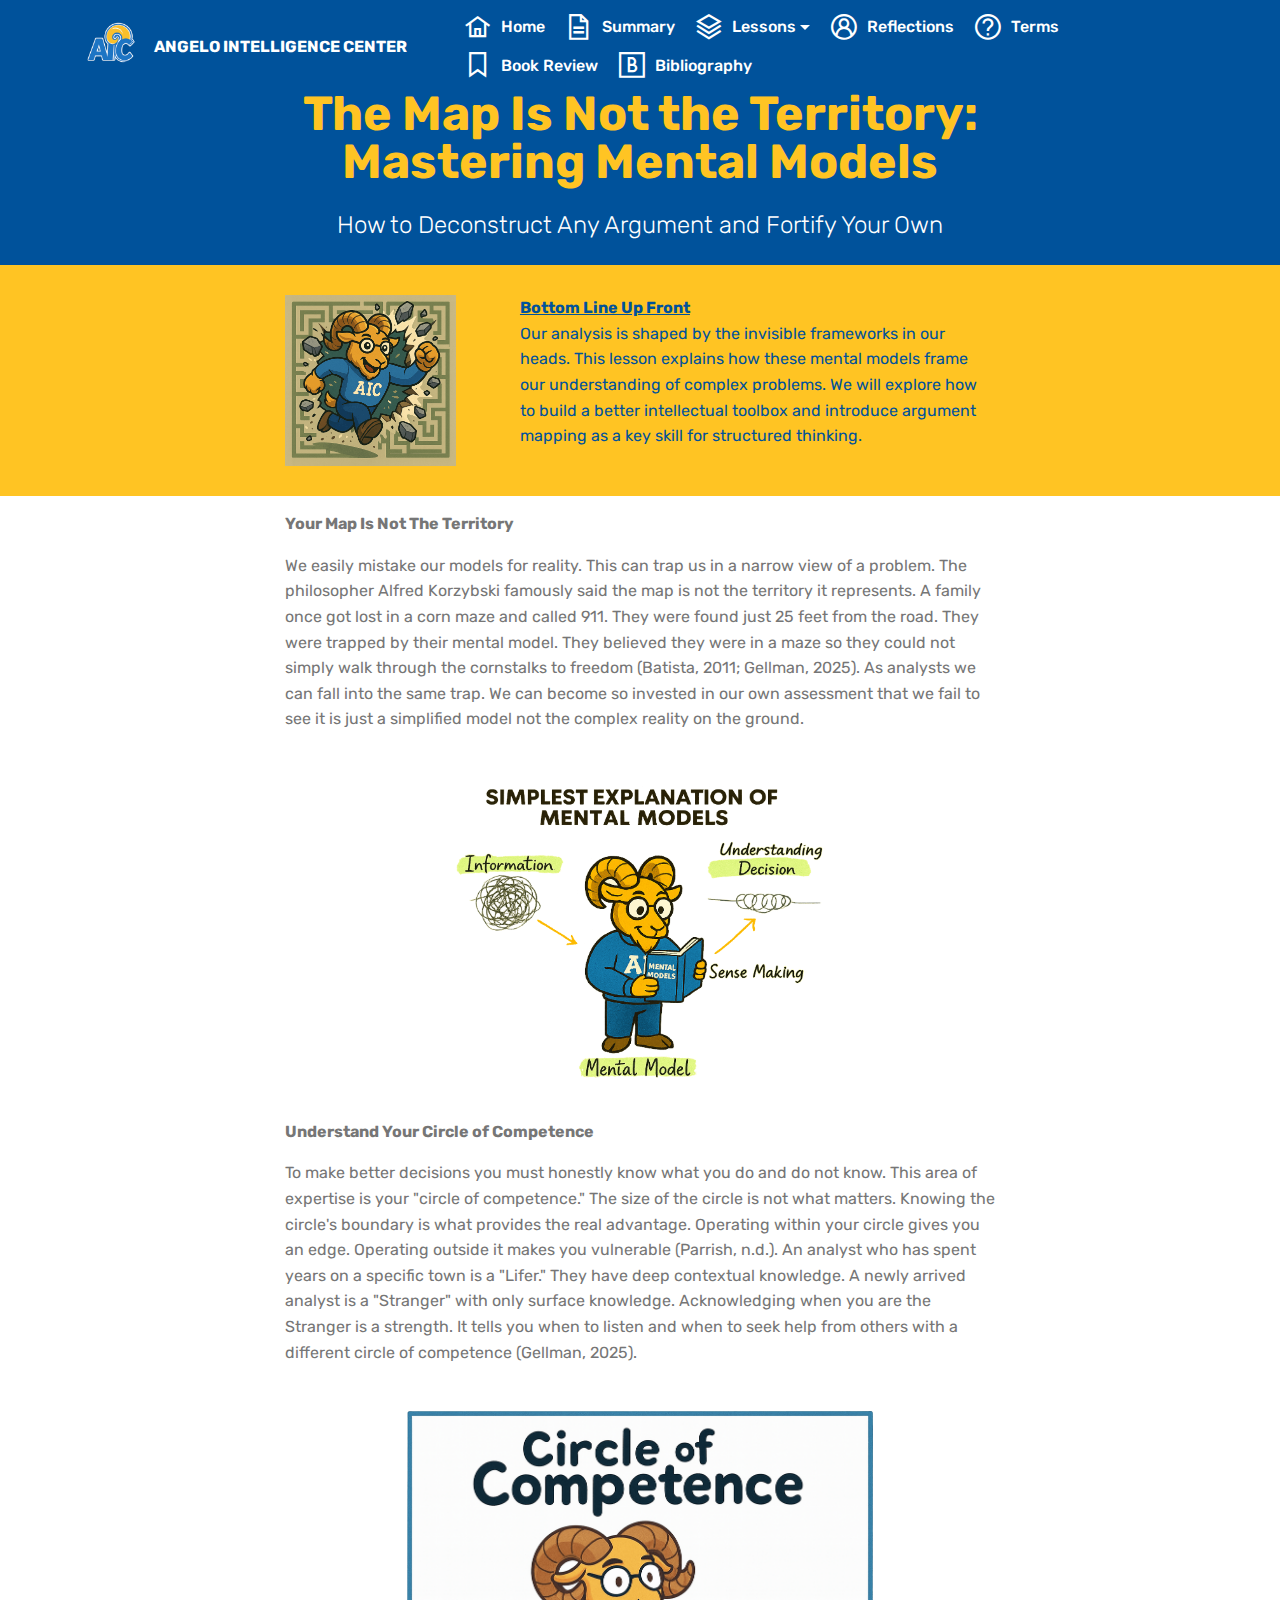
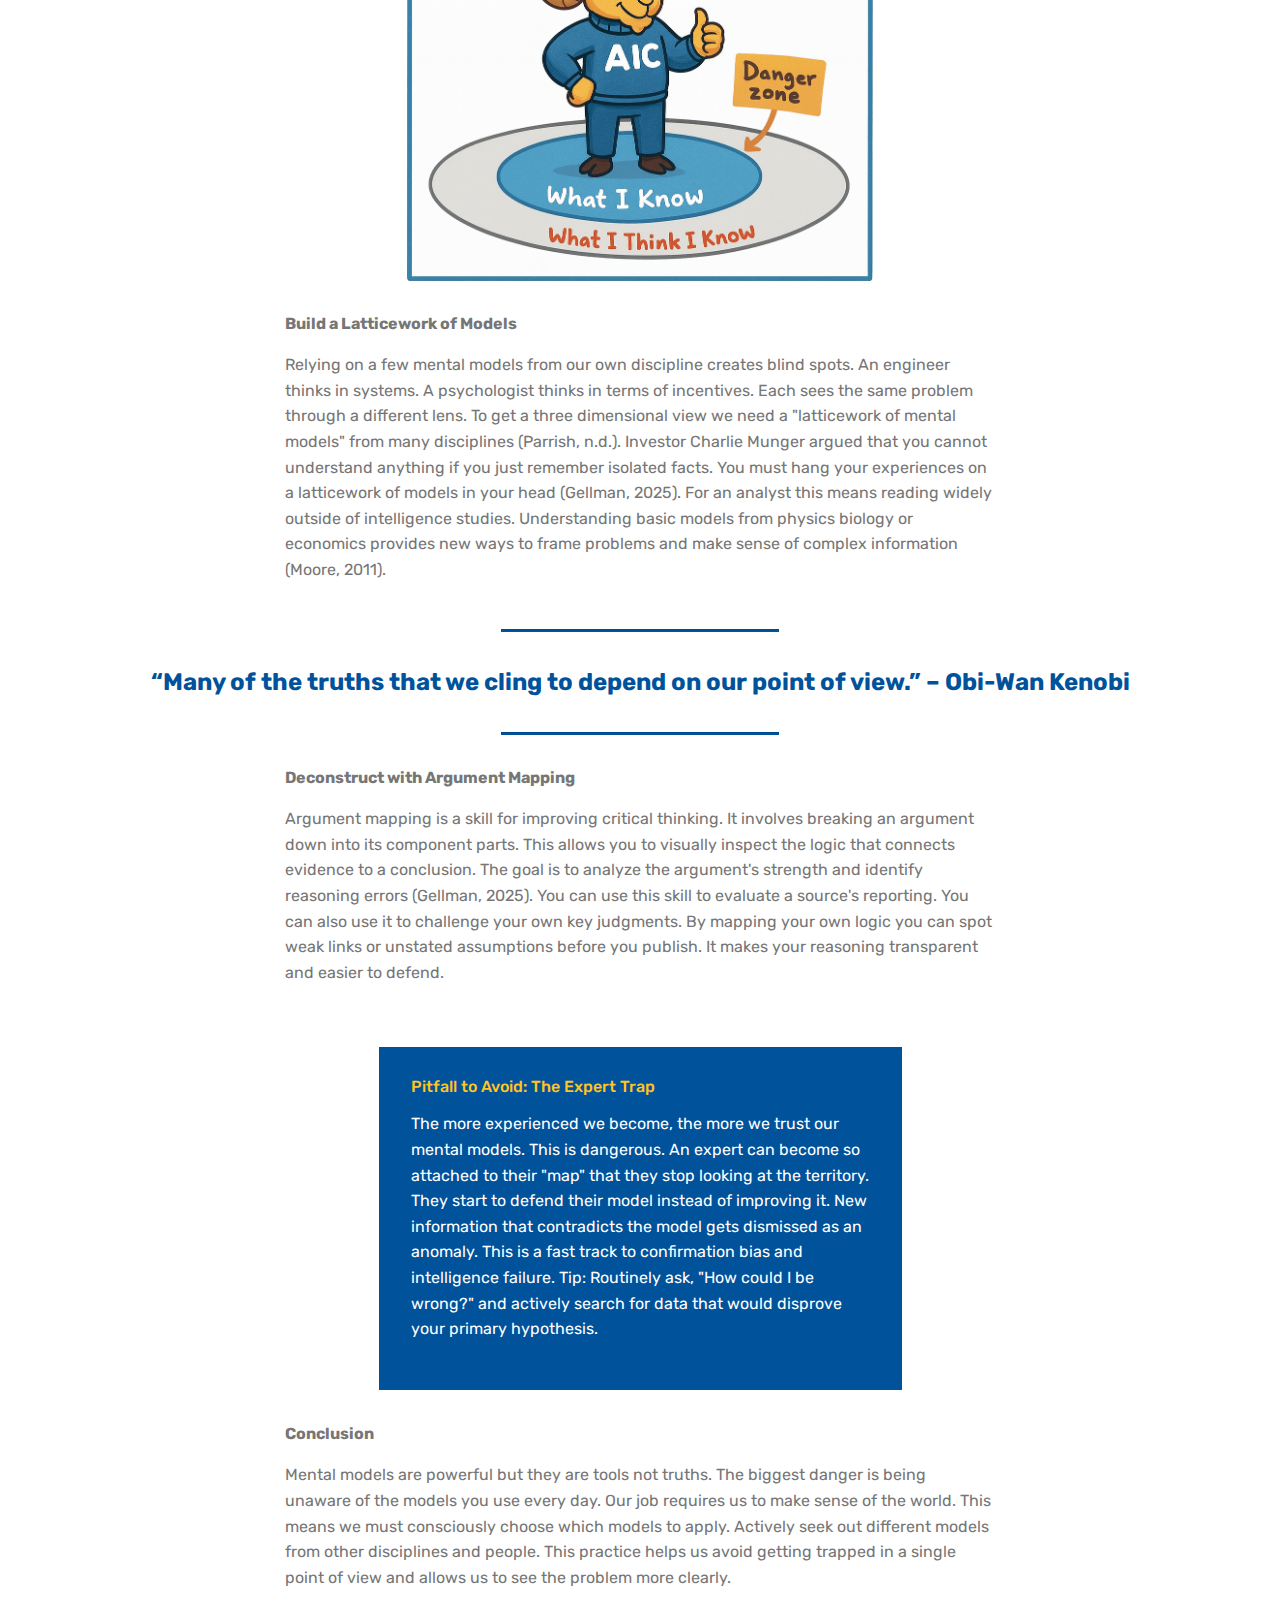
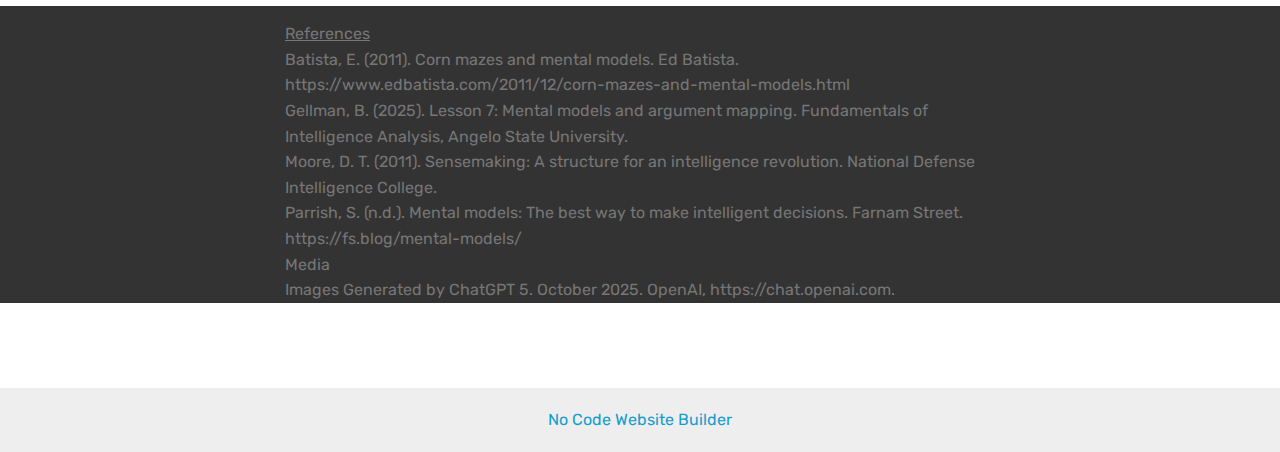
<file: page13.html>
<!DOCTYPE html>
<html  >
<head>
  <!-- Site made with Mobirise Website Builder v6.1.4, https://mobirise.com -->
  <meta charset="UTF-8">
  <meta http-equiv="X-UA-Compatible" content="IE=edge">
  <meta name="generator" content="Mobirise v6.1.4, mobirise.com">
  <meta name="viewport" content="width=device-width, initial-scale=1, minimum-scale=1">
  <link rel="shortcut icon" href="assets/images/chatgpt20image20oct20162020252006-45-2720pm-192x192.png" type="image/x-icon">
  <meta name="description" content="">
  
  
  <title>Lesson 7</title>
  <link rel="stylesheet" href="assets/web/assets/mobirise-icons2/mobirise2.css">
  <link rel="stylesheet" href="assets/web/assets/mobirise-icons/mobirise-icons.css">
  <link rel="stylesheet" href="assets/bootstrap/css/bootstrap.min.css">
  <link rel="stylesheet" href="assets/bootstrap/css/bootstrap-grid.min.css">
  <link rel="stylesheet" href="assets/bootstrap/css/bootstrap-reboot.min.css">
  <link rel="stylesheet" href="assets/tether/tether.min.css">
  <link rel="stylesheet" href="assets/dropdown/css/style.css">
  <link rel="stylesheet" href="assets/theme/css/style.css">
  <link rel="preload" href="https://fonts.googleapis.com/css?family=Rubik:300,300i,400,400i,500,500i,700,700i,900,900i&display=swap" as="style" onload="this.onload=null;this.rel='stylesheet'">
  <noscript><link rel="stylesheet" href="https://fonts.googleapis.com/css?family=Rubik:300,300i,400,400i,500,500i,700,700i,900,900i&display=swap"></noscript>
  <link rel="preload" as="style" href="assets/mobirise/css/mbr-additional.css?v=WOzJTr"><link rel="stylesheet" href="assets/mobirise/css/mbr-additional.css?v=WOzJTr" type="text/css">

  
  
  
</head>
<body>
  
  <section class="menu cid-v01RWECv05" once="menu" id="menu1-7g">

    

    <nav class="navbar navbar-expand beta-menu navbar-dropdown align-items-center navbar-fixed-top navbar-toggleable-sm">
        <button class="navbar-toggler navbar-toggler-right" type="button" data-toggle="collapse" data-target="#navbarSupportedContent" aria-controls="navbarSupportedContent" aria-expanded="false" aria-label="Toggle navigation">
            <div class="hamburger">
                <span></span>
                <span></span>
                <span></span>
                <span></span>
            </div>
        </button>
        <div class="menu-logo">
            <div class="navbar-brand">
                <span class="navbar-logo">
                    <a href="https://teekey.github.io/INA-3304">
                         <img src="assets/images/chatgpt20image20oct20162020252006-45-2720pm-192x192.png" alt="Mobirise" title="" style="height: 3.8rem;">
                    </a>
                </span>
                <span class="navbar-caption-wrap"><a class="navbar-caption text-white display-4" href="https://teekey.github.io/INA-3304/">
                        ANGELO INTELLIGENCE CENTER</a></span>
            </div>
        </div>
        <div class="collapse navbar-collapse" id="navbarSupportedContent">
            <ul class="navbar-nav nav-dropdown nav-right" data-app-modern-menu="true"><li class="nav-item">
                    <a class="nav-link link text-white display-4" href="index.html"><span class="mobi-mbri mobi-mbri-home mbr-iconfont mbr-iconfont-btn"></span>
                        
                        Home</a>
                </li><li class="nav-item"><a class="nav-link link text-white display-4" href="summary.html"><span class="mobi-mbri mobi-mbri-file mbr-iconfont mbr-iconfont-btn"></span>
                        
                        Summary</a></li>
                <li class="nav-item dropdown"><a class="nav-link link text-white dropdown-toggle display-4" href="https://mobirise.com" data-toggle="dropdown-submenu" aria-expanded="false"><span class="mobi-mbri mobi-mbri-layers mbr-iconfont mbr-iconfont-btn"></span>
                        
                        Lessons</a><div class="dropdown-menu"><a class="text-white dropdown-item display-4" href="lesson1.html">Lesson 1</a><a class="text-white dropdown-item text-primary display-4" href="lesson2.html">Lesson 2<br></a><a class="text-white dropdown-item text-primary display-4" href="page8.html">Lesson 3</a><a class="text-white dropdown-item text-primary display-4" href="page9.html">Lesson 4</a><a class="text-white dropdown-item text-primary display-4" href="page10.html">Lesson 5</a><a class="text-white dropdown-item text-primary display-4" href="page12.html">Lesson 6</a><a class="text-white dropdown-item text-primary display-4" href="page13.html">Lesson 7</a><a class="text-white dropdown-item text-primary display-4" href="page14.html">Lesson 8</a></div></li><li class="nav-item"><a class="nav-link link text-white display-4" href="reflections.html"><span class="mobi-mbri mobi-mbri-user-2 mbr-iconfont mbr-iconfont-btn"></span>Reflections<br></a></li><li class="nav-item">
                    <a class="nav-link link text-white display-4" href="terms.html"><span class="mobi-mbri mobi-mbri-help mbr-iconfont mbr-iconfont-btn"></span>
                        
                        Terms</a>
                </li><li class="nav-item"><a class="nav-link link text-white display-4" href="page11.html"><span class="mobi-mbri mobi-mbri-bookmark mbr-iconfont mbr-iconfont-btn"></span>Book Review</a></li><li class="nav-item"><a class="nav-link link text-white display-4" href="bibliography.html"><span class="mobi-mbri mobi-mbri-bootstrap mbr-iconfont mbr-iconfont-btn"></span>Bibliography</a></li></ul>
            
        </div>
    </nav>
</section>

<section class="mbr-section content5 cid-v00AVo1ivx" id="content5-5b">

    

    

    <div class="container">
        <div class="media-container-row">
            <div class="title col-12 col-md-8">
                <h2 class="align-center mbr-bold mbr-white pb-3 mbr-fonts-style display-1">The Map Is Not the Territory: Mastering Mental Models</h2>
                <h3 class="mbr-section-subtitle align-center mbr-light mbr-white pb-3 mbr-fonts-style display-5">How to Deconstruct Any Argument and Fortify Your Own</h3>
                
                
            </div>
        </div>
    </div>
</section>

<section class="mbr-section content6 cid-v00AVobCTx" id="content6-5c">
    
     
    
    <div class="container">
        <div class="media-container-row">
            <div class="col-12 col-md-8">
                <div class="media-container-row">
                    <div class="mbr-figure" style="width: 45%;">
                      <img src="assets/images/chatgpt20image20oct20182020252006-02-4320pm-341x341.png" alt="Mobirise">  
                    </div>
                    <div class="media-content">
                        <div class="mbr-section-text">
                            <p class="mbr-text mb-0 mbr-fonts-style display-7"><u><strong>Bottom Line Up Front</strong><br></u>Our analysis is shaped by the invisible frameworks in our heads. This lesson explains how these mental models frame our understanding of complex problems. We will explore how to build a better intellectual toolbox and introduce argument mapping as a key skill for structured thinking.&nbsp;<br></p>
                        </div>
                    </div>
                </div>
            </div>
        </div>
    </div>
</section>

<section class="mbr-section article content1 cid-v00AVokw3x" id="content1-5d">
    
     

    <div class="container">
        <div class="media-container-row">
            <div class="mbr-text col-12 mbr-fonts-style display-7 col-md-8"><p><span style="font-size: 1rem;"><strong>Your Map Is Not The Territory</strong></span></p><p>We easily mistake our models for reality. This can trap us in a narrow view of a problem. The philosopher Alfred Korzybski famously said the map is not the territory it represents. A family once got lost in a corn maze and called 911. They were found just 25 feet from the road. They were trapped by their mental model. They believed they were in a maze so they could not simply walk through the cornstalks to freedom (Batista, 2011; Gellman, 2025). As analysts we can fall into the same trap. We can become so invested in our own assessment that we fail to see it is just a simplified model not the complex reality on the ground.</p></div>
        </div>
    </div>
</section>

<section class="cid-v01dmvXuqx" id="image1-6j">

    

    <figure class="mbr-figure container">
        <div class="image-block" style="width: 42%;">
            <img src="assets/images/chatgpt20image20oct20182020252006-06-1820pm-1465x977.png" width="1400" alt="Mobirise">
            
        </div>
    </figure>
</section>

<section class="mbr-section article content1 cid-v00AVoAT19" id="content1-5f">
    
     

    <div class="container">
        <div class="media-container-row">
            <div class="mbr-text col-12 mbr-fonts-style display-7 col-md-8"><p><strong>Understand Your Circle of Competence</strong></p><p>To make better decisions you must honestly know what you do and do not know. This area of expertise is your "circle of competence." The size of the circle is not what matters. Knowing the circle's boundary is what provides the real advantage. Operating within your circle gives you an edge. Operating outside it makes you vulnerable (Parrish, n.d.). An analyst who has spent years on a specific town is a "Lifer." They have deep contextual knowledge. A newly arrived analyst is a "Stranger" with only surface knowledge. Acknowledging when you are the Stranger is a strength. It tells you when to listen and when to seek help from others with a different circle of competence (Gellman, 2025).</p></div>
        </div>
    </div>
</section>

<section class="cid-v01ikRdQiy" id="image1-6k">

    

    <figure class="mbr-figure container">
        <div class="image-block" style="width: 42%;">
            <img src="assets/images/chatgpt20image20oct20182020252006-12-1420pm-963x970.png" width="1400" alt="Mobirise">
            
        </div>
    </figure>
</section>

<section class="mbr-section article content1 cid-v00AVoIEGQ" id="content1-5g">
    
     

    <div class="container">
        <div class="media-container-row">
            <div class="mbr-text col-12 mbr-fonts-style display-7 col-md-8"><p><span style="font-size: 1rem;"><strong>Build a Latticework of Models</strong></span></p><p>Relying on a few mental models from our own discipline creates blind spots. An engineer thinks in systems. A psychologist thinks in terms of incentives. Each sees the same problem through a different lens. To get a three dimensional view we need a "latticework of mental models" from many disciplines (Parrish, n.d.). Investor Charlie Munger argued that you cannot understand anything if you just remember isolated facts. You must hang your experiences on a latticework of models in your head (Gellman, 2025). For an analyst this means reading widely outside of intelligence studies. Understanding basic models from physics biology or economics provides new ways to frame problems and make sense of complex information (Moore, 2011).</p></div>
        </div>
    </div>
</section>

<section class="mbr-section article content9 cid-v00AVosDZA" id="content9-5e">
    
     

    <div class="container">
        <div class="inner-container" style="width: 100%;">
            <hr class="line" style="width: 25%;">
            <div class="section-text align-center mbr-fonts-style display-5"><strong>“Many of the truths that we cling to depend on our point of view.” – Obi-Wan Kenobi</strong></div>
            <hr class="line" style="width: 25%;">
        </div>
        </div>
</section>

<section class="mbr-section article content1 cid-v01bd2RO6T" id="content1-6i">
    
     

    <div class="container">
        <div class="media-container-row">
            <div class="mbr-text col-12 mbr-fonts-style display-7 col-md-8"><p><span style="font-size: 1rem;"><strong>Deconstruct with Argument Mapping</strong></span></p><p>Argument mapping is a skill for improving critical thinking. It involves breaking an argument down into its component parts. This allows you to visually inspect the logic that connects evidence to a conclusion. The goal is to analyze the argument's strength and identify reasoning errors (Gellman, 2025). You can use this skill to evaluate a source's reporting. You can also use it to challenge your own key judgments. By mapping your own logic you can spot weak links or unstated assumptions before you publish. It makes your reasoning transparent and easier to defend.</p></div>
        </div>
    </div>
</section>

<section class="features4 cid-v00AVoQ8cZ" id="features4-5h">
    
         

    
    <div class="container">
        <div class="media-container-row">
            <div class="card p-3 col-12 col-md-6">
                <div class="card-wrapper media-container-row media-container-row">
                    <div class="card-box">
                        <h4 class="card-title pb-3 mbr-fonts-style display-7">Pitfall to Avoid: The Expert Trap</h4>
                        <p class="mbr-text mbr-fonts-style display-7">
                            The more experienced we become, the more we trust our mental models. This is dangerous. An expert can become so attached to their "map" that they stop looking at the territory. They start to defend their model instead of improving it. New information that contradicts the model gets dismissed as an anomaly. This is a fast track to confirmation bias and intelligence failure. Tip: Routinely ask, "How could I be wrong?" and actively search for data that would disprove your primary hypothesis.
                        </p>
                    </div>
                </div>
            </div>

            

            

            
        </div>
    </div>
</section>

<section class="mbr-section article content1 cid-v00AVp3Q1i" id="content1-5i">
    
     

    <div class="container">
        <div class="media-container-row">
            <div class="mbr-text col-12 mbr-fonts-style display-7 col-md-8"><p><span style="font-size: 1rem;"><strong>Conclusion</strong></span><br></p><p>Mental models are powerful but they are tools not truths. The biggest danger is being unaware of the models you use every day. Our job requires us to make sense of the world. This means we must consciously choose which models to apply. Actively seek out different models from other disciplines and people. This practice helps us avoid getting trapped in a single point of view and allows us to see the problem more clearly.</p></div>
        </div>
    </div>
</section>

<section class="mbr-section article content1 cid-v00AVpbEZo" id="content1-5j">
    
     

    <div class="container">
        <div class="media-container-row">
            <div class="mbr-text col-12 mbr-fonts-style display-7 col-md-8"><u>References
</u><div>Batista, E. (2011). Corn mazes and mental models. Ed Batista. https://www.edbatista.com/2011/12/corn-mazes-and-mental-models.html
</div><div>Gellman, B. (2025). Lesson 7: Mental models and argument mapping. Fundamentals of Intelligence Analysis, Angelo State University.
</div><div>Moore, D. T. (2011). Sensemaking: A structure for an intelligence revolution. National Defense Intelligence College.
</div><div>Parrish, S. (n.d.). Mental models: The best way to make intelligent decisions. Farnam Street. https://fs.blog/mental-models/</div><div>Media
</div><div>Images Generated by ChatGPT 5. October 2025. OpenAI, https://chat.openai.com.</div></div>
        </div>
    </div>
</section>

<section once="footers" class="cid-v00AVpjup9 mbr-reveal" id="footer6-5k">

    

    

    <div class="container">
        <div class="media-container-row align-center mbr-white">
            <div class="col-12">
                <p class="mbr-text mb-0 mbr-fonts-style display-7">
                    © Copyright 2025  - All Rights Reserved
                </p>
            </div>
        </div>
    </div>
</section><section class="display-7" style="padding: 0;align-items: center;justify-content: center;flex-wrap: wrap;    align-content: center;display: flex;position: relative;height: 4rem;"><a href="https://mobiri.se/1946671" style="flex: 1 1;height: 4rem;position: absolute;width: 100%;z-index: 1;"><img alt="" style="height: 4rem;" src="[data-uri]"></a><p style="margin: 0;text-align: center;" class="display-7">&#8204;</p><a style="z-index:1" href="https://mobirise.com/builder/no-code-website-builder.html">No Code Website Builder</a></section><script src="assets/popper/popper.min.js"></script>  <script src="assets/web/assets/jquery/jquery.min.js"></script>  <script src="assets/bootstrap/js/bootstrap.min.js"></script>  <script src="assets/tether/tether.min.js"></script>  <script src="assets/smoothscroll/smooth-scroll.js"></script>  <script src="assets/dropdown/js/nav-dropdown.js"></script>  <script src="assets/dropdown/js/navbar-dropdown.js"></script>  <script src="assets/touchswipe/jquery.touch-swipe.min.js"></script>  <script src="assets/theme/js/script.js"></script>  
  
  
</body>
</html>
</file>
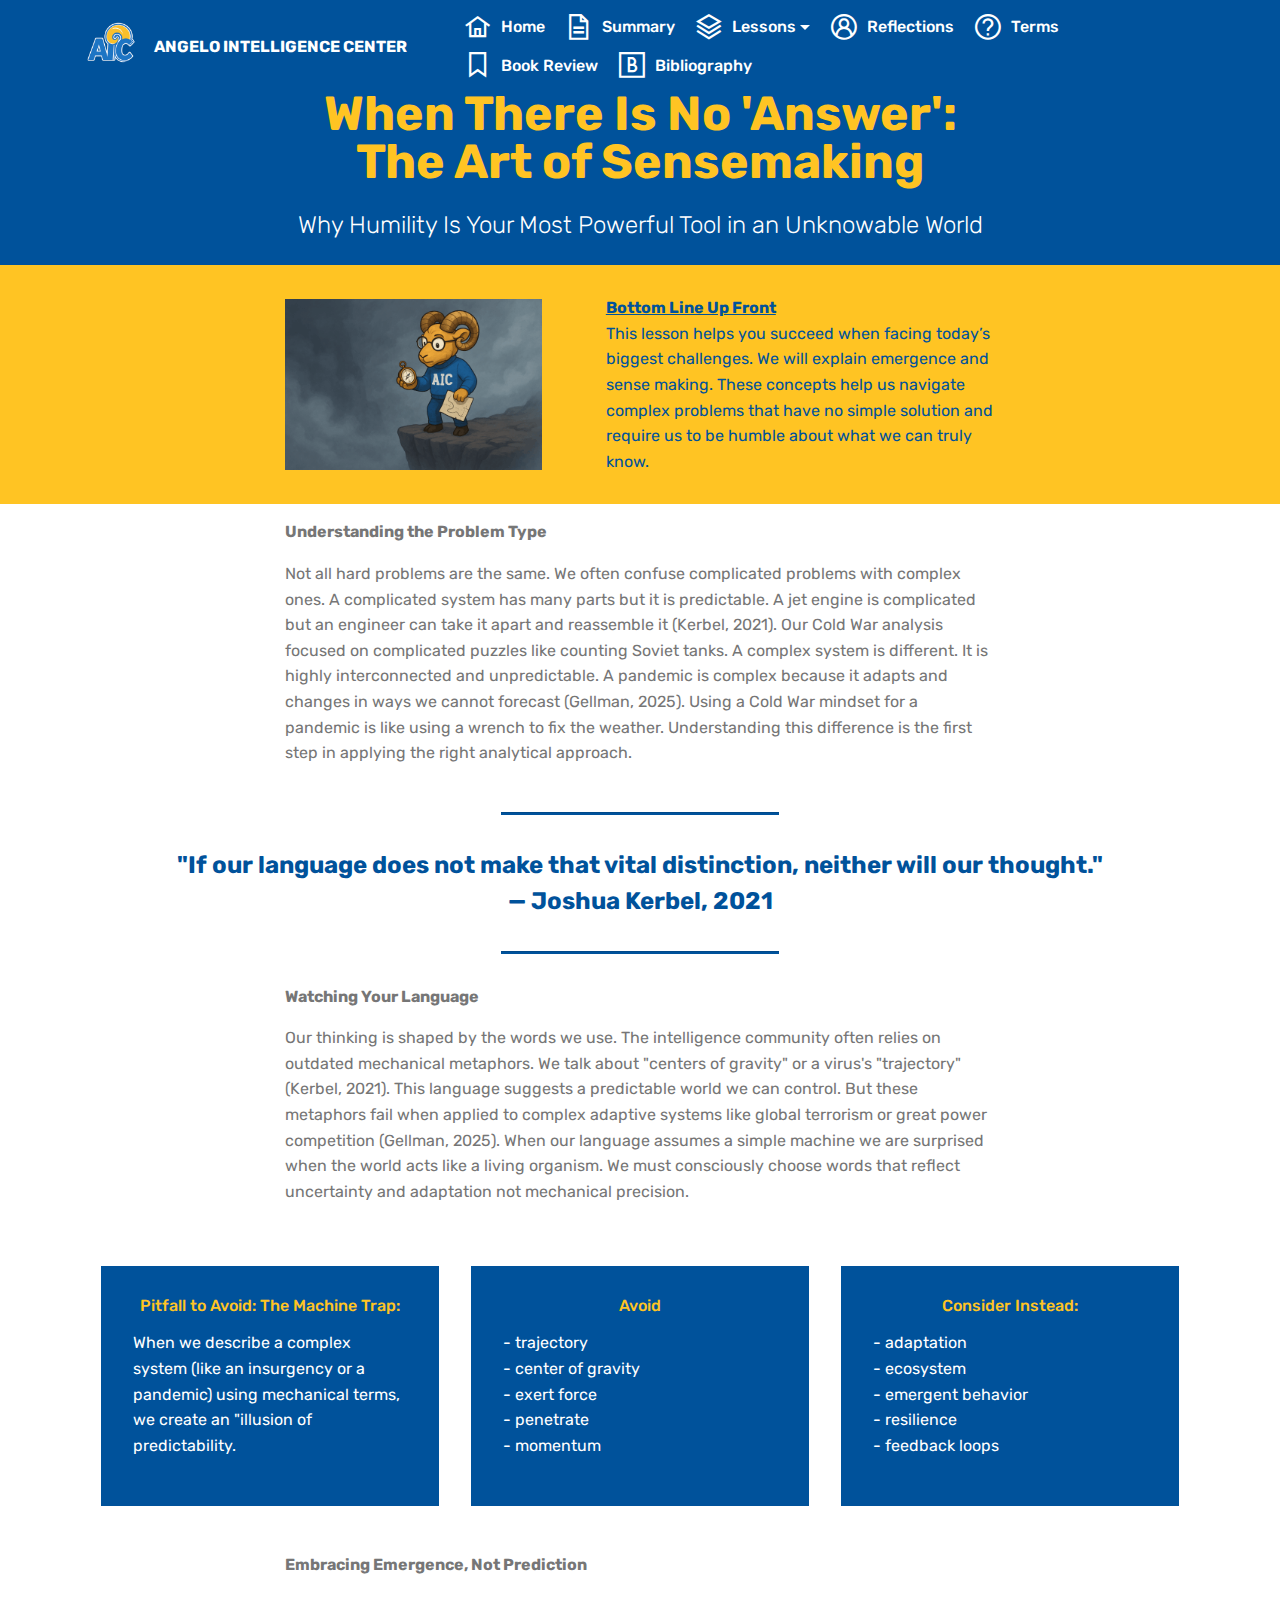
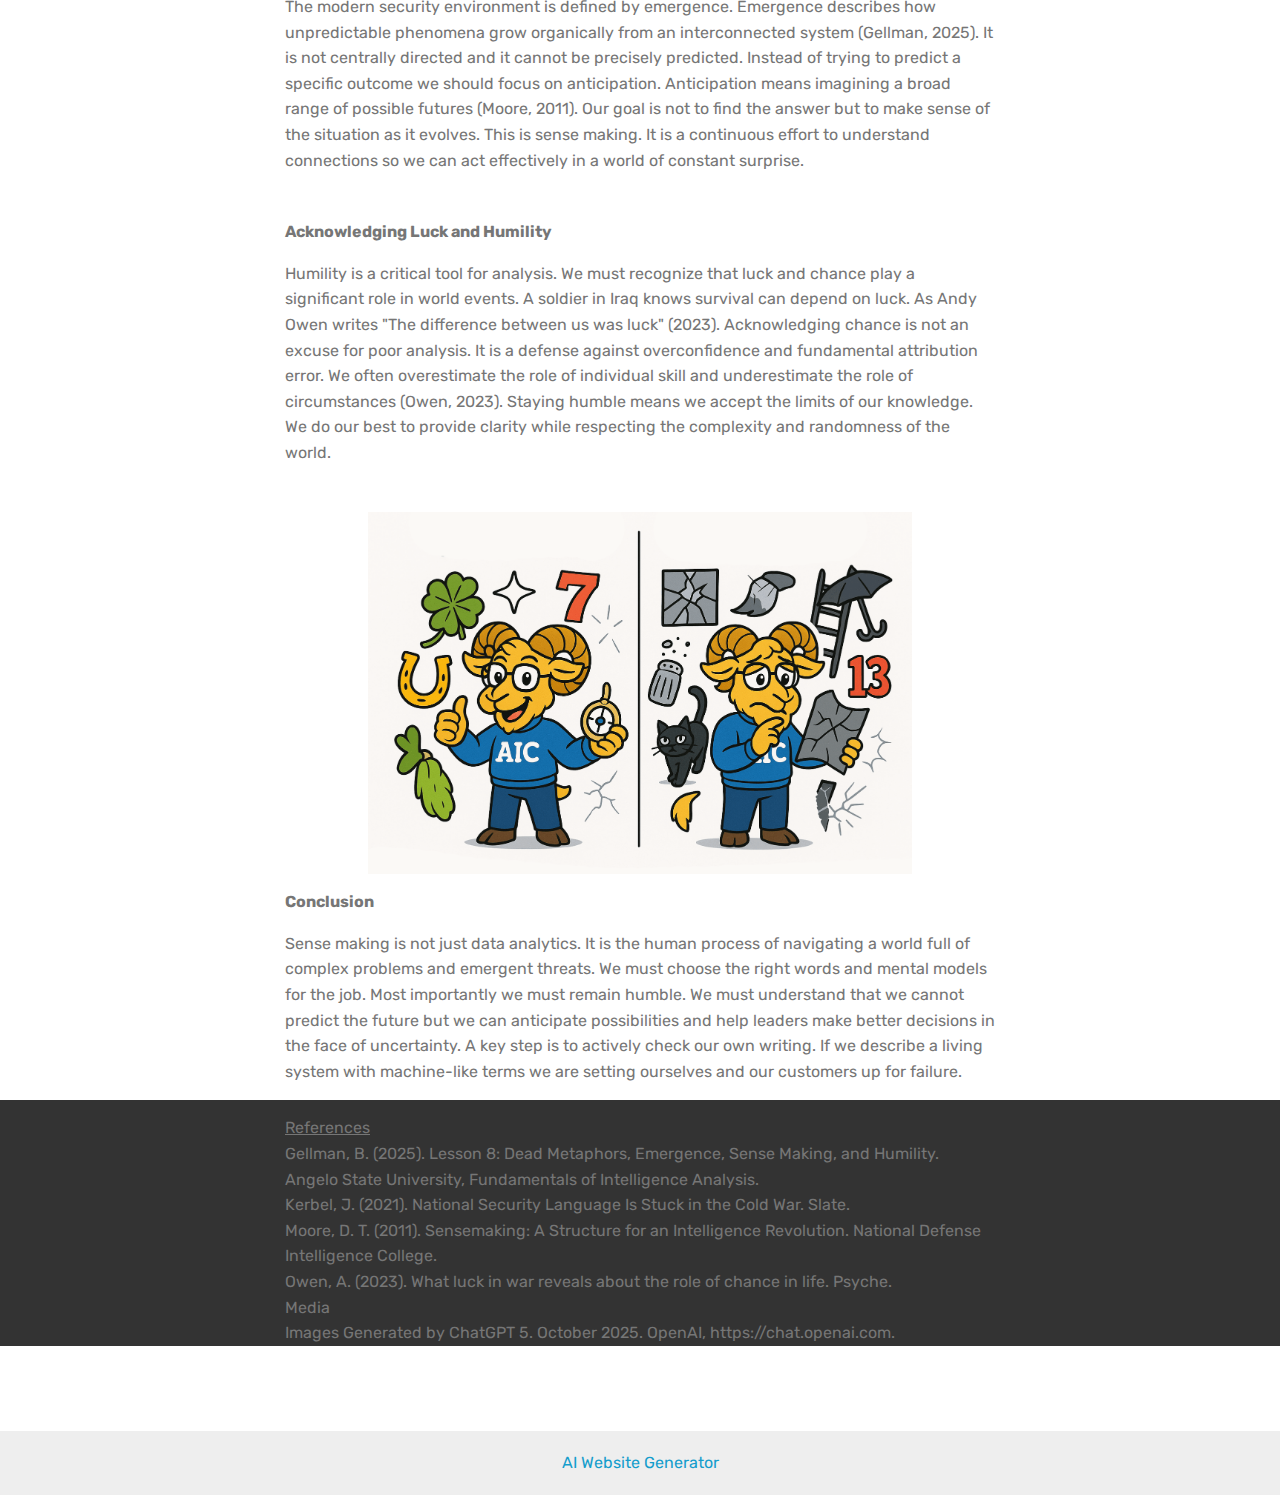
<file: page14.html>
<!DOCTYPE html>
<html  >
<head>
  <!-- Site made with Mobirise Website Builder v6.1.4, https://mobirise.com -->
  <meta charset="UTF-8">
  <meta http-equiv="X-UA-Compatible" content="IE=edge">
  <meta name="generator" content="Mobirise v6.1.4, mobirise.com">
  <meta name="viewport" content="width=device-width, initial-scale=1, minimum-scale=1">
  <link rel="shortcut icon" href="assets/images/chatgpt20image20oct20162020252006-45-2720pm-192x192.png" type="image/x-icon">
  <meta name="description" content="">
  
  
  <title>Lesson 8</title>
  <link rel="stylesheet" href="assets/web/assets/mobirise-icons2/mobirise2.css">
  <link rel="stylesheet" href="assets/web/assets/mobirise-icons/mobirise-icons.css">
  <link rel="stylesheet" href="assets/bootstrap/css/bootstrap.min.css">
  <link rel="stylesheet" href="assets/bootstrap/css/bootstrap-grid.min.css">
  <link rel="stylesheet" href="assets/bootstrap/css/bootstrap-reboot.min.css">
  <link rel="stylesheet" href="assets/tether/tether.min.css">
  <link rel="stylesheet" href="assets/dropdown/css/style.css">
  <link rel="stylesheet" href="assets/theme/css/style.css">
  <link rel="preload" href="https://fonts.googleapis.com/css?family=Rubik:300,300i,400,400i,500,500i,700,700i,900,900i&display=swap" as="style" onload="this.onload=null;this.rel='stylesheet'">
  <noscript><link rel="stylesheet" href="https://fonts.googleapis.com/css?family=Rubik:300,300i,400,400i,500,500i,700,700i,900,900i&display=swap"></noscript>
  <link rel="preload" as="style" href="assets/mobirise/css/mbr-additional.css?v=ww8WBe"><link rel="stylesheet" href="assets/mobirise/css/mbr-additional.css?v=ww8WBe" type="text/css">

  
  
  
</head>
<body>
  
  <section class="menu cid-v01RWECv05" once="menu" id="menu1-7g">

    

    <nav class="navbar navbar-expand beta-menu navbar-dropdown align-items-center navbar-fixed-top navbar-toggleable-sm">
        <button class="navbar-toggler navbar-toggler-right" type="button" data-toggle="collapse" data-target="#navbarSupportedContent" aria-controls="navbarSupportedContent" aria-expanded="false" aria-label="Toggle navigation">
            <div class="hamburger">
                <span></span>
                <span></span>
                <span></span>
                <span></span>
            </div>
        </button>
        <div class="menu-logo">
            <div class="navbar-brand">
                <span class="navbar-logo">
                    <a href="https://teekey.github.io/INA-3304">
                         <img src="assets/images/chatgpt20image20oct20162020252006-45-2720pm-192x192.png" alt="Mobirise" title="" style="height: 3.8rem;">
                    </a>
                </span>
                <span class="navbar-caption-wrap"><a class="navbar-caption text-white display-4" href="https://teekey.github.io/INA-3304/">
                        ANGELO INTELLIGENCE CENTER</a></span>
            </div>
        </div>
        <div class="collapse navbar-collapse" id="navbarSupportedContent">
            <ul class="navbar-nav nav-dropdown nav-right" data-app-modern-menu="true"><li class="nav-item">
                    <a class="nav-link link text-white display-4" href="index.html"><span class="mobi-mbri mobi-mbri-home mbr-iconfont mbr-iconfont-btn"></span>
                        
                        Home</a>
                </li><li class="nav-item"><a class="nav-link link text-white display-4" href="summary.html"><span class="mobi-mbri mobi-mbri-file mbr-iconfont mbr-iconfont-btn"></span>
                        
                        Summary</a></li>
                <li class="nav-item dropdown"><a class="nav-link link text-white dropdown-toggle display-4" href="https://mobirise.com" data-toggle="dropdown-submenu" aria-expanded="false"><span class="mobi-mbri mobi-mbri-layers mbr-iconfont mbr-iconfont-btn"></span>
                        
                        Lessons</a><div class="dropdown-menu"><a class="text-white dropdown-item display-4" href="lesson1.html">Lesson 1</a><a class="text-white dropdown-item text-primary display-4" href="lesson2.html">Lesson 2<br></a><a class="text-white dropdown-item text-primary display-4" href="page8.html">Lesson 3</a><a class="text-white dropdown-item text-primary display-4" href="page9.html">Lesson 4</a><a class="text-white dropdown-item text-primary display-4" href="page10.html">Lesson 5</a><a class="text-white dropdown-item text-primary display-4" href="page12.html">Lesson 6</a><a class="text-white dropdown-item text-primary display-4" href="page13.html">Lesson 7</a><a class="text-white dropdown-item text-primary display-4" href="page14.html">Lesson 8</a></div></li><li class="nav-item"><a class="nav-link link text-white display-4" href="reflections.html"><span class="mobi-mbri mobi-mbri-user-2 mbr-iconfont mbr-iconfont-btn"></span>Reflections<br></a></li><li class="nav-item">
                    <a class="nav-link link text-white display-4" href="terms.html"><span class="mobi-mbri mobi-mbri-help mbr-iconfont mbr-iconfont-btn"></span>
                        
                        Terms</a>
                </li><li class="nav-item"><a class="nav-link link text-white display-4" href="page11.html"><span class="mobi-mbri mobi-mbri-bookmark mbr-iconfont mbr-iconfont-btn"></span>Book Review</a></li><li class="nav-item"><a class="nav-link link text-white display-4" href="bibliography.html"><span class="mobi-mbri mobi-mbri-bootstrap mbr-iconfont mbr-iconfont-btn"></span>Bibliography</a></li></ul>
            
        </div>
    </nav>
</section>

<section class="mbr-section content5 cid-v00AWeffuM" id="content5-5m">

    

    

    <div class="container">
        <div class="media-container-row">
            <div class="title col-12 col-md-8">
                <h2 class="align-center mbr-bold mbr-white pb-3 mbr-fonts-style display-1">When There Is No 'Answer': The Art of Sensemaking</h2>
                <h3 class="mbr-section-subtitle align-center mbr-light mbr-white pb-3 mbr-fonts-style display-5">Why Humility Is Your Most Powerful Tool in an Unknowable World</h3>
                
                
            </div>
        </div>
    </div>
</section>

<section class="mbr-section content6 cid-v00AWeoWEF" id="content6-5n">
    
     
    
    <div class="container">
        <div class="media-container-row">
            <div class="col-12 col-md-8">
                <div class="media-container-row">
                    <div class="mbr-figure" style="width: 75%;">
                      <img src="assets/images/chatgpt20image20oct20182020252007-10-3420pm-341x227.png" alt="Mobirise">  
                    </div>
                    <div class="media-content">
                        <div class="mbr-section-text">
                            <p class="mbr-text mb-0 mbr-fonts-style display-7"><u><strong>Bottom Line Up Front</strong><br></u>This lesson helps you succeed when facing today’s biggest challenges. We will explain emergence and sense making. These concepts help us navigate complex problems that have no simple solution and require us to be humble about what we can truly know.<br></p>
                        </div>
                    </div>
                </div>
            </div>
        </div>
    </div>
</section>

<section class="mbr-section article content1 cid-v00AWevtR7" id="content1-5o">
    
     

    <div class="container">
        <div class="media-container-row">
            <div class="mbr-text col-12 mbr-fonts-style display-7 col-md-8"><p><span style="font-size: 1rem;"><strong>Understanding the Problem Type
</strong></span></p><p><span style="font-size: 1rem;">Not all hard problems are the same. We often confuse complicated problems with complex ones. A complicated system has many parts but it is predictable. A jet engine is complicated but an engineer can take it apart and reassemble it (Kerbel, 2021). Our Cold War analysis focused on complicated puzzles like counting Soviet tanks. A complex system is different. It is highly interconnected and unpredictable. A pandemic is complex because it adapts and changes in ways we cannot forecast (Gellman, 2025). Using a Cold War mindset for a pandemic is like using a wrench to fix the weather. Understanding this difference is the first step in applying the right analytical approach.</span><br></p></div>
        </div>
    </div>
</section>

<section class="mbr-section article content9 cid-v00AWeCy3k" id="content9-5p">
    
     

    <div class="container">
        <div class="inner-container" style="width: 100%;">
            <hr class="line" style="width: 25%;">
            <div class="section-text align-center mbr-fonts-style display-5"><strong>"If our language does not make that vital distinction, neither will our thought."</strong><br><strong>— Joshua Kerbel, 2021</strong></div>
            <hr class="line" style="width: 25%;">
        </div>
        </div>
</section>

<section class="mbr-section article content1 cid-v00AWeJqwT" id="content1-5q">
    
     

    <div class="container">
        <div class="media-container-row">
            <div class="mbr-text col-12 mbr-fonts-style display-7 col-md-8"><p><span style="font-size: 1rem;"><strong>Watching Your Language</strong></span></p><p>Our thinking is shaped by the words we use. The intelligence community often relies on outdated mechanical metaphors. We talk about "centers of gravity" or a virus's "trajectory" (Kerbel, 2021). This language suggests a predictable world we can control. But these metaphors fail when applied to complex adaptive systems like global terrorism or great power competition (Gellman, 2025). When our language assumes a simple machine we are surprised when the world acts like a living organism. We must consciously choose words that reflect uncertainty and adaptation not mechanical precision.</p></div>
        </div>
    </div>
</section>

<section class="features4 cid-v00AWeZeul" id="features4-5s">
    
         

    
    <div class="container">
        <div class="media-container-row">
            <div class="card p-3 col-12 col-md-6 col-lg-4">
                <div class="card-wrapper media-container-row media-container-row">
                    <div class="card-box">
                        <h4 class="card-title pb-3 mbr-fonts-style display-7">Pitfall to Avoid: The Machine Trap:</h4>
                        <p class="mbr-text mbr-fonts-style display-7">
                            When we describe a complex system (like an insurgency or a pandemic) using mechanical terms, we create an "illusion of predictability.<br>
                        </p>
                    </div>
                </div>
            </div>

            <div class="card p-3 col-12 col-md-6 col-12 col-md-6 col-lg-4">
                <div class="card-wrapper media-container-row">
                    <div class="card-box">
                        <h4 class="card-title pb-3 mbr-fonts-style display-7">
                            Avoid</h4>
                        <p class="mbr-text mbr-fonts-style display-7">- trajectory<br>- center of gravity<br>- exert force<br>- penetrate<br>- momentum
                        </p>
                    </div>
                </div>
            </div>

            <div class="card p-3 col-12 col-md-6 col-lg-4">
                <div class="card-wrapper media-container-row">
                    <div class="card-box">
                        <h4 class="card-title pb-3 mbr-fonts-style display-7">Consider Instead:</h4>
                        <p class="mbr-text mbr-fonts-style display-7">- adaptation<br>- ecosystem<br>- emergent behavior<br>- resilience<br>- feedback loops
                        </p>
                    </div>
                </div>
            </div>

            
        </div>
    </div>
</section>

<section class="mbr-section article content1 cid-v00AWeSWJG" id="content1-5r">
    
     

    <div class="container">
        <div class="media-container-row">
            <div class="mbr-text col-12 mbr-fonts-style display-7 col-md-8"><p><strong>Embracing Emergence, Not Prediction</strong></p><p>The modern security environment is defined by emergence. Emergence describes how unpredictable phenomena grow organically from an interconnected system (Gellman, 2025). It is not centrally directed and it cannot be precisely predicted. Instead of trying to predict a specific outcome we should focus on anticipation. Anticipation means imagining a broad range of possible futures (Moore, 2011). Our goal is not to find the answer but to make sense of the situation as it evolves. This is sense making. It is a continuous effort to understand connections so we can act effectively in a world of constant surprise.</p></div>
        </div>
    </div>
</section>

<section class="mbr-section article content1 cid-v01qbJ4GpT" id="content1-6m">
    
     

    <div class="container">
        <div class="media-container-row">
            <div class="mbr-text col-12 mbr-fonts-style display-7 col-md-8"><p><span style="font-size: 1rem;"><strong>Acknowledging Luck and Humility</strong></span></p><p>Humility is a critical tool for analysis. We must recognize that luck and chance play a significant role in world events. A soldier in Iraq knows survival can depend on luck. As Andy Owen writes "The difference between us was luck" (2023). Acknowledging chance is not an excuse for poor analysis. It is a defense against overconfidence and fundamental attribution error. We often overestimate the role of individual skill and underestimate the role of circumstances (Owen, 2023). Staying humble means we accept the limits of our knowledge. We do our best to provide clarity while respecting the complexity and randomness of the world.</p></div>
        </div>
    </div>
</section>

<section class="cid-v01vCkw7fs" id="image1-6n">

    

    <figure class="mbr-figure container">
        <div class="image-block" style="width: 49%;">
            <img src="assets/images/chatgpt20image20oct20182020252007-19-0820pm-1465x977.png" width="1400" alt="Mobirise">
            
        </div>
    </figure>
</section>

<section class="mbr-section article content1 cid-v00AWfbvWe" id="content1-5t">
    
     

    <div class="container">
        <div class="media-container-row">
            <div class="mbr-text col-12 mbr-fonts-style display-7 col-md-8"><p><span style="font-size: 1rem;"><strong>Conclusion</strong></span><br></p><p>Sense making is not just data analytics. It is the human process of navigating a world full of complex problems and emergent threats. We must choose the right words and mental models for the job. Most importantly we must remain humble. We must understand that we cannot predict the future but we can anticipate possibilities and help leaders make better decisions in the face of uncertainty. A key step is to actively check our own writing. If we describe a living system with machine-like terms we are setting ourselves and our customers up for failure.</p></div>
        </div>
    </div>
</section>

<section class="mbr-section article content1 cid-v00AWfiOMa" id="content1-5u">
    
     

    <div class="container">
        <div class="media-container-row">
            <div class="mbr-text col-12 mbr-fonts-style display-7 col-md-8"><u>References
</u><div>Gellman, B. (2025). Lesson 8: Dead Metaphors, Emergence, Sense Making, and Humility. Angelo State University, Fundamentals of Intelligence Analysis.
</div><div>Kerbel, J. (2021). National Security Language Is Stuck in the Cold War. Slate.
</div><div>Moore, D. T. (2011). Sensemaking: A Structure for an Intelligence Revolution. National Defense Intelligence College.
</div><div>Owen, A. (2023). What luck in war reveals about the role of chance in life. Psyche.</div><div>Media
</div><div>Images Generated by ChatGPT 5. October 2025. OpenAI, https://chat.openai.com.</div></div>
        </div>
    </div>
</section>

<section once="footers" class="cid-v00AWfqjaf mbr-reveal" id="footer6-5v">

    

    

    <div class="container">
        <div class="media-container-row align-center mbr-white">
            <div class="col-12">
                <p class="mbr-text mb-0 mbr-fonts-style display-7">
                    © Copyright 2025  - All Rights Reserved
                </p>
            </div>
        </div>
    </div>
</section><section class="display-7" style="padding: 0;align-items: center;justify-content: center;flex-wrap: wrap;    align-content: center;display: flex;position: relative;height: 4rem;"><a href="https://mobiri.se/1946671" style="flex: 1 1;height: 4rem;position: absolute;width: 100%;z-index: 1;"><img alt="" style="height: 4rem;" src="[data-uri]"></a><p style="margin: 0;text-align: center;" class="display-7">&#8204;</p><a style="z-index:1" href="https://mobirise.com/builder/ai-website-generator.html">AI Website Generator</a></section><script src="assets/popper/popper.min.js"></script>  <script src="assets/web/assets/jquery/jquery.min.js"></script>  <script src="assets/bootstrap/js/bootstrap.min.js"></script>  <script src="assets/tether/tether.min.js"></script>  <script src="assets/smoothscroll/smooth-scroll.js"></script>  <script src="assets/dropdown/js/nav-dropdown.js"></script>  <script src="assets/dropdown/js/navbar-dropdown.js"></script>  <script src="assets/touchswipe/jquery.touch-swipe.min.js"></script>  <script src="assets/theme/js/script.js"></script>  
  
  
</body>
</html>
</file>
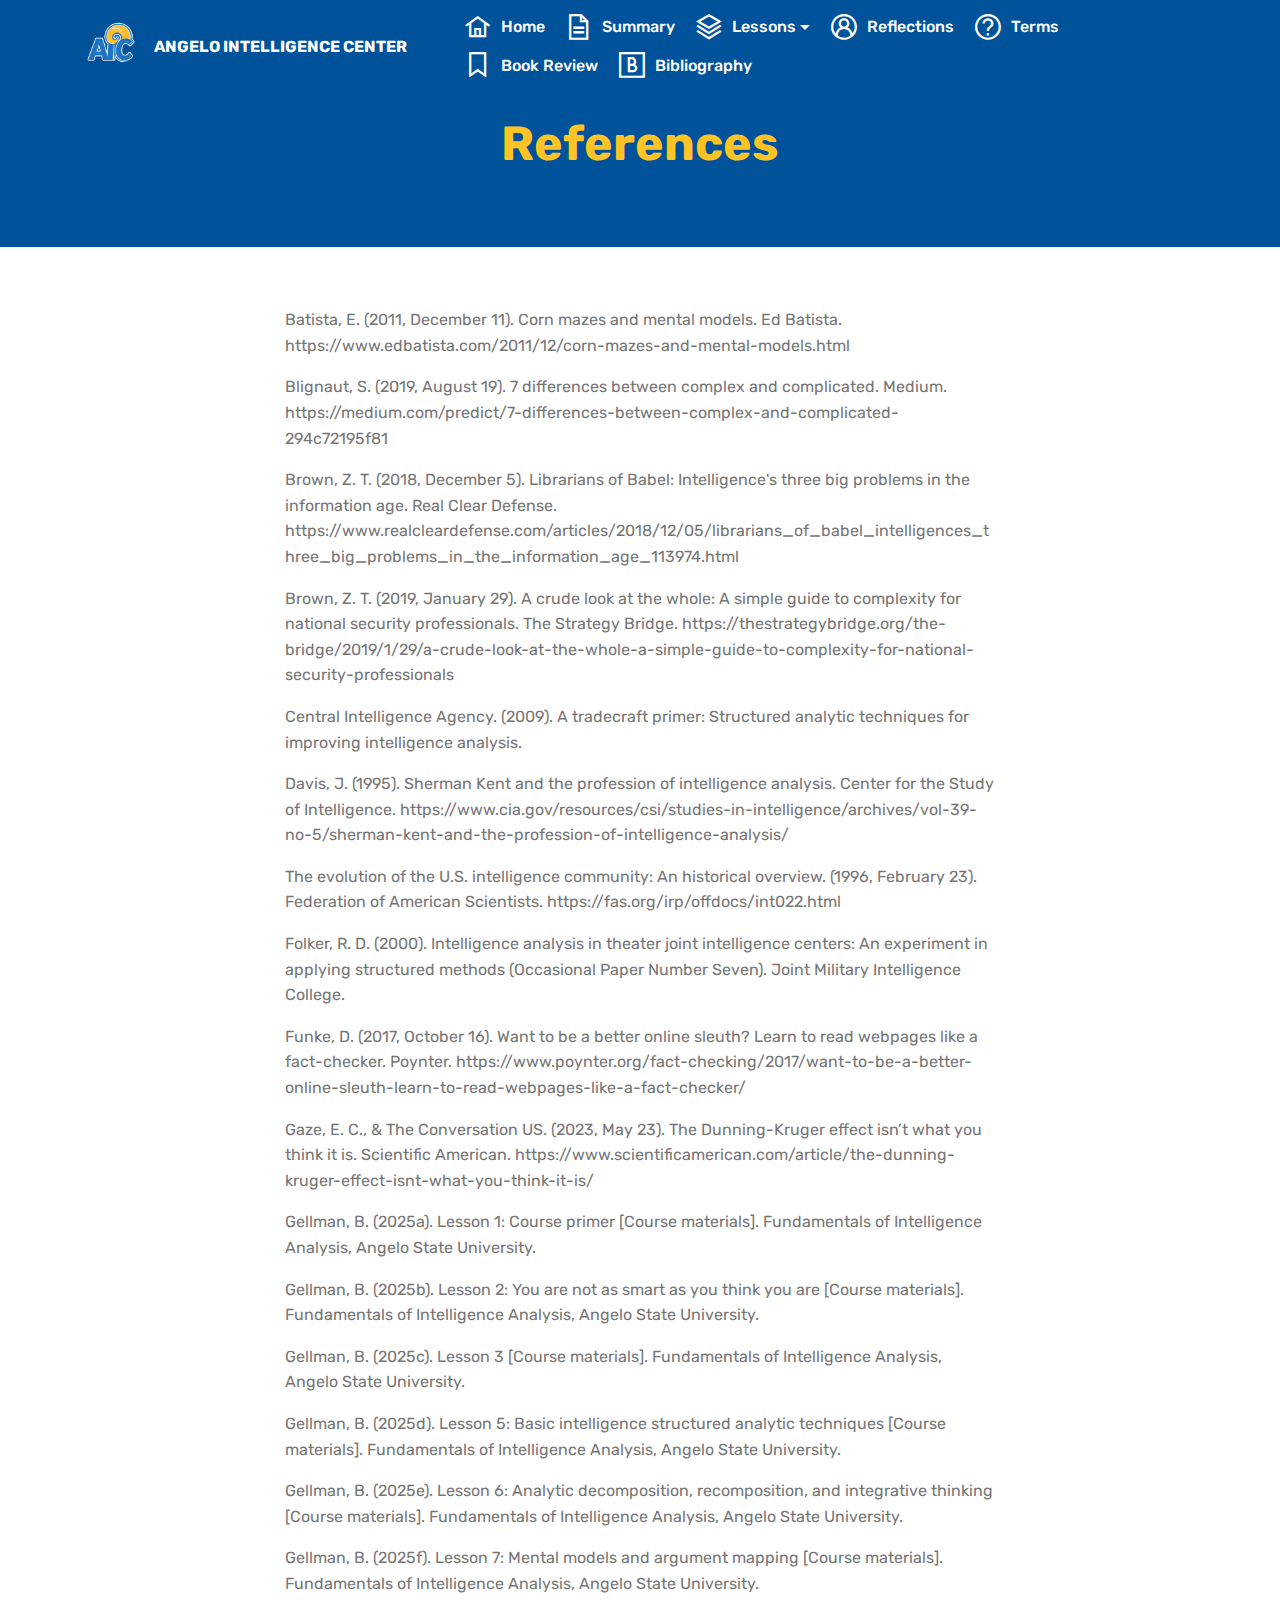
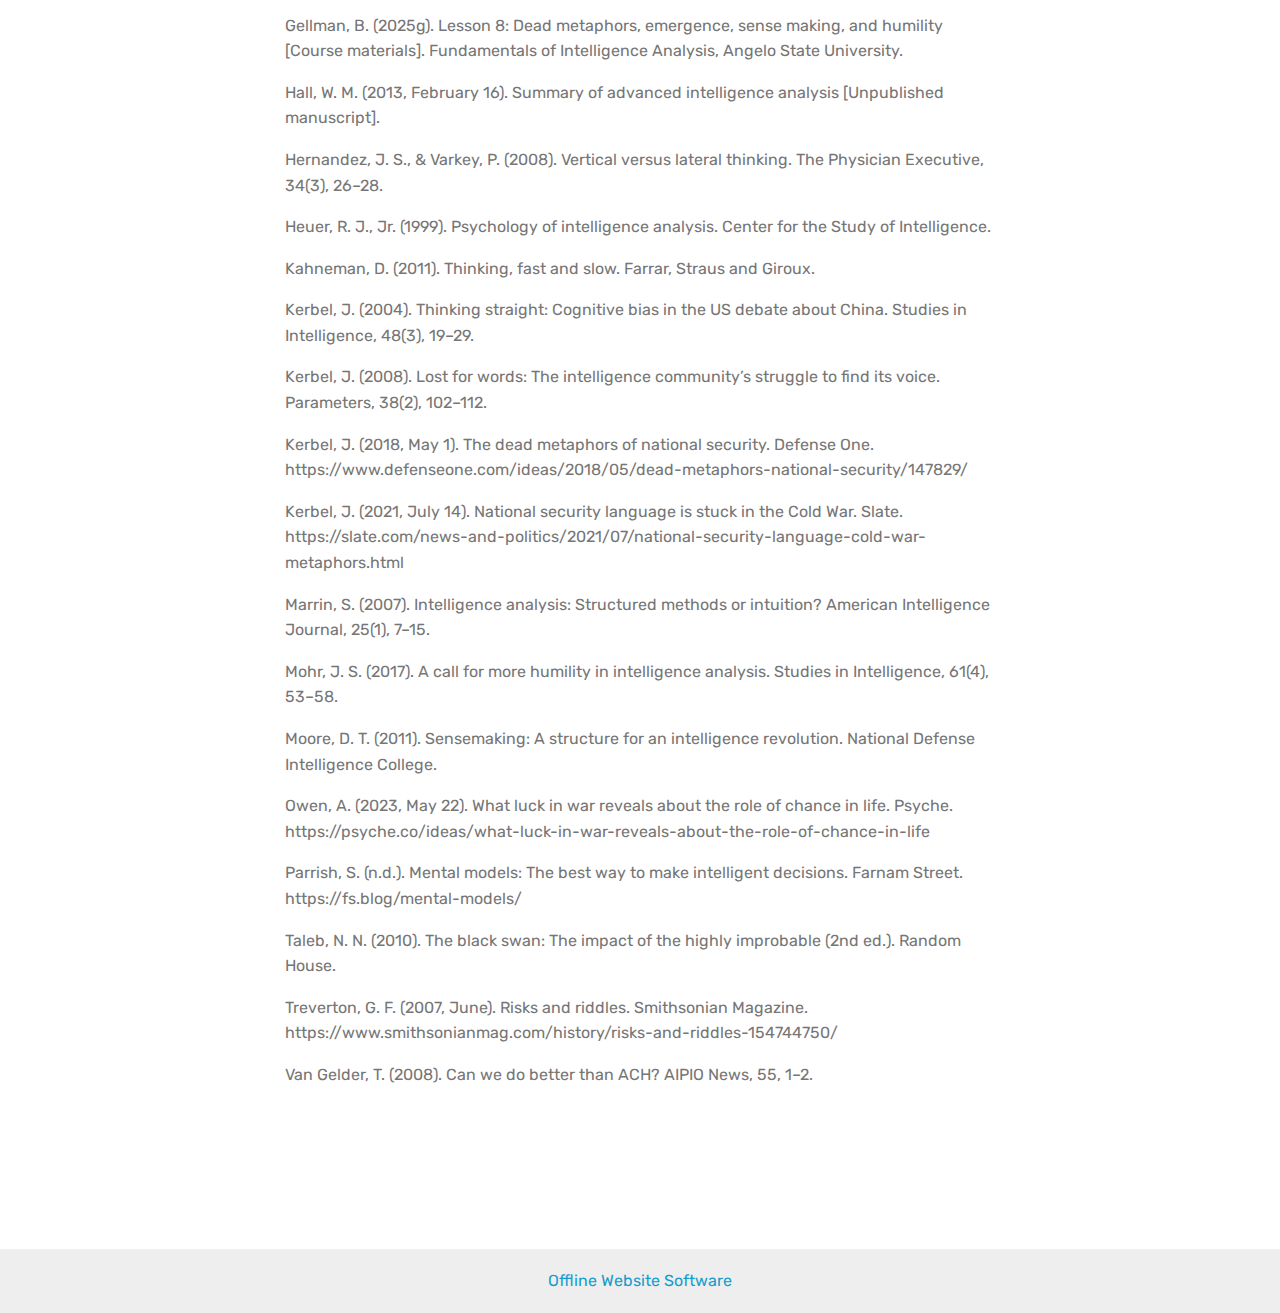
<file: page15.html>
<!DOCTYPE html>
<html  >
<head>
  <!-- Site made with Mobirise Website Builder v6.1.4, https://mobirise.com -->
  <meta charset="UTF-8">
  <meta http-equiv="X-UA-Compatible" content="IE=edge">
  <meta name="generator" content="Mobirise v6.1.4, mobirise.com">
  <meta name="viewport" content="width=device-width, initial-scale=1, minimum-scale=1">
  <link rel="shortcut icon" href="assets/images/chatgpt20image20oct20162020252006-45-2720pm-192x192.png" type="image/x-icon">
  <meta name="description" content="">
  
  
  <title>Bibliography</title>
  <link rel="stylesheet" href="assets/web/assets/mobirise-icons2/mobirise2.css">
  <link rel="stylesheet" href="assets/web/assets/mobirise-icons/mobirise-icons.css">
  <link rel="stylesheet" href="assets/bootstrap/css/bootstrap.min.css">
  <link rel="stylesheet" href="assets/bootstrap/css/bootstrap-grid.min.css">
  <link rel="stylesheet" href="assets/bootstrap/css/bootstrap-reboot.min.css">
  <link rel="stylesheet" href="assets/tether/tether.min.css">
  <link rel="stylesheet" href="assets/dropdown/css/style.css">
  <link rel="stylesheet" href="assets/theme/css/style.css">
  <link rel="preload" href="https://fonts.googleapis.com/css?family=Rubik:300,300i,400,400i,500,500i,700,700i,900,900i&display=swap" as="style" onload="this.onload=null;this.rel='stylesheet'">
  <noscript><link rel="stylesheet" href="https://fonts.googleapis.com/css?family=Rubik:300,300i,400,400i,500,500i,700,700i,900,900i&display=swap"></noscript>
  <link rel="preload" as="style" href="assets/mobirise/css/mbr-additional.css?v=p5cmni"><link rel="stylesheet" href="assets/mobirise/css/mbr-additional.css?v=p5cmni" type="text/css">

  
  
  
</head>
<body>
  
  <section class="menu cid-v01X4laZE1" once="menu" id="menu1-7m">

    

    <nav class="navbar navbar-expand beta-menu navbar-dropdown align-items-center navbar-fixed-top navbar-toggleable-sm">
        <button class="navbar-toggler navbar-toggler-right" type="button" data-toggle="collapse" data-target="#navbarSupportedContent" aria-controls="navbarSupportedContent" aria-expanded="false" aria-label="Toggle navigation">
            <div class="hamburger">
                <span></span>
                <span></span>
                <span></span>
                <span></span>
            </div>
        </button>
        <div class="menu-logo">
            <div class="navbar-brand">
                <span class="navbar-logo">
                    <a href="https://teekey.github.io/INA-3304">
                         <img src="assets/images/chatgpt20image20oct20162020252006-45-2720pm-192x192.png" alt="Mobirise" title="" style="height: 3.8rem;">
                    </a>
                </span>
                <span class="navbar-caption-wrap"><a class="navbar-caption text-white display-4" href="https://teekey.github.io/INA-3304/">
                        ANGELO INTELLIGENCE CENTER</a></span>
            </div>
        </div>
        <div class="collapse navbar-collapse" id="navbarSupportedContent">
            <ul class="navbar-nav nav-dropdown nav-right" data-app-modern-menu="true"><li class="nav-item">
                    <a class="nav-link link text-white display-4" href="index.html"><span class="mobi-mbri mobi-mbri-home mbr-iconfont mbr-iconfont-btn"></span>
                        
                        Home</a>
                </li><li class="nav-item"><a class="nav-link link text-white display-4" href="summary.html"><span class="mobi-mbri mobi-mbri-file mbr-iconfont mbr-iconfont-btn"></span>
                        
                        Summary</a></li>
                <li class="nav-item dropdown"><a class="nav-link link text-white dropdown-toggle display-4" href="https://mobirise.com" data-toggle="dropdown-submenu" aria-expanded="false"><span class="mobi-mbri mobi-mbri-layers mbr-iconfont mbr-iconfont-btn"></span>
                        
                        Lessons</a><div class="dropdown-menu"><a class="text-white dropdown-item display-4" href="lesson1.html">Lesson 1</a><a class="text-white dropdown-item text-primary display-4" href="lesson2.html">Lesson 2<br></a><a class="text-white dropdown-item text-primary display-4" href="page8.html">Lesson 3</a><a class="text-white dropdown-item text-primary display-4" href="page9.html">Lesson 4</a><a class="text-white dropdown-item text-primary display-4" href="page10.html">Lesson 5</a><a class="text-white dropdown-item text-primary display-4" href="page12.html">Lesson 6</a><a class="text-white dropdown-item text-primary display-4" href="page13.html">Lesson 7</a><a class="text-white dropdown-item text-primary display-4" href="page14.html">Lesson 8</a></div></li><li class="nav-item"><a class="nav-link link text-white display-4" href="reflections.html"><span class="mobi-mbri mobi-mbri-user-2 mbr-iconfont mbr-iconfont-btn"></span>Reflections<br></a></li><li class="nav-item">
                    <a class="nav-link link text-white display-4" href="terms.html"><span class="mobi-mbri mobi-mbri-help mbr-iconfont mbr-iconfont-btn"></span>
                        
                        Terms</a>
                </li><li class="nav-item"><a class="nav-link link text-white display-4" href="page11.html"><span class="mobi-mbri mobi-mbri-bookmark mbr-iconfont mbr-iconfont-btn"></span>Book Review</a></li><li class="nav-item"><a class="nav-link link text-white display-4" href="bibliography.html"><span class="mobi-mbri mobi-mbri-bootstrap mbr-iconfont mbr-iconfont-btn"></span>Bibliography</a></li></ul>
            
        </div>
    </nav>
</section>

<section class="mbr-section content5 cid-v01X4iKXsP" id="content5-7h">

    

    

    <div class="container">
        <div class="media-container-row">
            <div class="title col-12 col-md-8">
                <h2 class="align-center mbr-bold mbr-white pb-3 mbr-fonts-style display-1">
                    References</h2>
                <h3 class="mbr-section-subtitle align-center mbr-light mbr-white pb-3 mbr-fonts-style display-5">&nbsp;</h3>
                
                
            </div>
        </div>
    </div>
</section>

<section class="mbr-section article content1 cid-v01XaHLCKc" id="content1-7n">
    
     

    <div class="container">
        <div class="media-container-row">
            <div class="mbr-text col-12 mbr-fonts-style display-7 col-md-8"><p>Batista, E. (2011, December 11). Corn mazes and mental models. Ed Batista. https://www.edbatista.com/2011/12/corn-mazes-and-mental-models.html
</p><p>Blignaut, S. (2019, August 19). 7 differences between complex and complicated. Medium. https://medium.com/predict/7-differences-between-complex-and-complicated-294c72195f81
</p><p>Brown, Z. T. (2018, December 5). Librarians of Babel: Intelligence's three big problems in the information age. Real Clear Defense. https://www.realcleardefense.com/articles/2018/12/05/librarians_of_babel_intelligences_three_big_problems_in_the_information_age_113974.html
</p><p>Brown, Z. T. (2019, January 29). A crude look at the whole: A simple guide to complexity for national security professionals. The Strategy Bridge. https://thestrategybridge.org/the-bridge/2019/1/29/a-crude-look-at-the-whole-a-simple-guide-to-complexity-for-national-security-professionals
</p><p>Central Intelligence Agency. (2009). A tradecraft primer: Structured analytic techniques for improving intelligence analysis.
</p><p>Davis, J. (1995). Sherman Kent and the profession of intelligence analysis. Center for the Study of Intelligence. https://www.cia.gov/resources/csi/studies-in-intelligence/archives/vol-39-no-5/sherman-kent-and-the-profession-of-intelligence-analysis/
</p><p>The evolution of the U.S. intelligence community: An historical overview. (1996, February 23). Federation of American Scientists. https://fas.org/irp/offdocs/int022.html
</p><p>Folker, R. D. (2000). Intelligence analysis in theater joint intelligence centers: An experiment in applying structured methods (Occasional Paper Number Seven). Joint Military Intelligence College.
</p><p>Funke, D. (2017, October 16). Want to be a better online sleuth? Learn to read webpages like a fact-checker. Poynter. https://www.poynter.org/fact-checking/2017/want-to-be-a-better-online-sleuth-learn-to-read-webpages-like-a-fact-checker/
</p><p>Gaze, E. C., &amp; The Conversation US. (2023, May 23). The Dunning-Kruger effect isn’t what you think it is. Scientific American. https://www.scientificamerican.com/article/the-dunning-kruger-effect-isnt-what-you-think-it-is/
</p><p>Gellman, B. (2025a). Lesson 1: Course primer [Course materials]. Fundamentals of Intelligence Analysis, Angelo State University.
</p><p>Gellman, B. (2025b). Lesson 2: You are not as smart as you think you are [Course materials]. Fundamentals of Intelligence Analysis, Angelo State University.
</p><p>Gellman, B. (2025c). Lesson 3 [Course materials]. Fundamentals of Intelligence Analysis, Angelo State University.
</p><p>Gellman, B. (2025d). Lesson 5: Basic intelligence structured analytic techniques [Course materials]. Fundamentals of Intelligence Analysis, Angelo State University.
</p><p>Gellman, B. (2025e). Lesson 6: Analytic decomposition, recomposition, and integrative thinking [Course materials]. Fundamentals of Intelligence Analysis, Angelo State University.
</p><p>Gellman, B. (2025f). Lesson 7: Mental models and argument mapping [Course materials]. Fundamentals of Intelligence Analysis, Angelo State University.
</p><p>Gellman, B. (2025g). Lesson 8: Dead metaphors, emergence, sense making, and humility [Course materials]. Fundamentals of Intelligence Analysis, Angelo State University.
</p><p>Hall, W. M. (2013, February 16). Summary of advanced intelligence analysis [Unpublished manuscript].
</p><p>Hernandez, J. S., &amp; Varkey, P. (2008). Vertical versus lateral thinking. The Physician Executive, 34(3), 26–28.
</p><p>Heuer, R. J., Jr. (1999). Psychology of intelligence analysis. Center for the Study of Intelligence.
</p><p>Kahneman, D. (2011). Thinking, fast and slow. Farrar, Straus and Giroux.
</p><p>Kerbel, J. (2004). Thinking straight: Cognitive bias in the US debate about China. Studies in Intelligence, 48(3), 19–29.
</p><p>Kerbel, J. (2008). Lost for words: The intelligence community’s struggle to find its voice. Parameters, 38(2), 102–112.
</p><p>Kerbel, J. (2018, May 1). The dead metaphors of national security. Defense One. https://www.defenseone.com/ideas/2018/05/dead-metaphors-national-security/147829/
</p><p>Kerbel, J. (2021, July 14). National security language is stuck in the Cold War. Slate. https://slate.com/news-and-politics/2021/07/national-security-language-cold-war-metaphors.html
</p><p>Marrin, S. (2007). Intelligence analysis: Structured methods or intuition? American Intelligence Journal, 25(1), 7–15.
</p><p>Mohr, J. S. (2017). A call for more humility in intelligence analysis. Studies in Intelligence, 61(4), 53–58.
</p><p>Moore, D. T. (2011). Sensemaking: A structure for an intelligence revolution. National Defense Intelligence College.
</p><p>Owen, A. (2023, May 22). What luck in war reveals about the role of chance in life. Psyche. https://psyche.co/ideas/what-luck-in-war-reveals-about-the-role-of-chance-in-life
</p><p>Parrish, S. (n.d.). Mental models: The best way to make intelligent decisions. Farnam Street. https://fs.blog/mental-models/
</p><p>Taleb, N. N. (2010). The black swan: The impact of the highly improbable (2nd ed.). Random House.
</p><p>Treverton, G. F. (2007, June). Risks and riddles. Smithsonian Magazine. https://www.smithsonianmag.com/history/risks-and-riddles-154744750/
</p><p>Van Gelder, T. (2008). Can we do better than ACH? AIPIO News, 55, 1–2.</p></div>
        </div>
    </div>
</section>

<section once="footers" class="cid-v01X4kZMqC mbr-reveal" id="footer6-7l">

    

    

    <div class="container">
        <div class="media-container-row align-center mbr-white">
            <div class="col-12">
                <p class="mbr-text mb-0 mbr-fonts-style display-7">
                    © Copyright 2025  - All Rights Reserved
                </p>
            </div>
        </div>
    </div>
</section><section class="display-7" style="padding: 0;align-items: center;justify-content: center;flex-wrap: wrap;    align-content: center;display: flex;position: relative;height: 4rem;"><a href="https://mobiri.se/1946671" style="flex: 1 1;height: 4rem;position: absolute;width: 100%;z-index: 1;"><img alt="" style="height: 4rem;" src="[data-uri]"></a><p style="margin: 0;text-align: center;" class="display-7">&#8204;</p><a style="z-index:1" href="https://mobirise.com/offline-website-builder.html">Offline Website Software</a></section><script src="assets/popper/popper.min.js"></script>  <script src="assets/web/assets/jquery/jquery.min.js"></script>  <script src="assets/bootstrap/js/bootstrap.min.js"></script>  <script src="assets/tether/tether.min.js"></script>  <script src="assets/smoothscroll/smooth-scroll.js"></script>  <script src="assets/dropdown/js/nav-dropdown.js"></script>  <script src="assets/dropdown/js/navbar-dropdown.js"></script>  <script src="assets/touchswipe/jquery.touch-swipe.min.js"></script>  <script src="assets/theme/js/script.js"></script>  
  
  
</body>
</html>
</file>
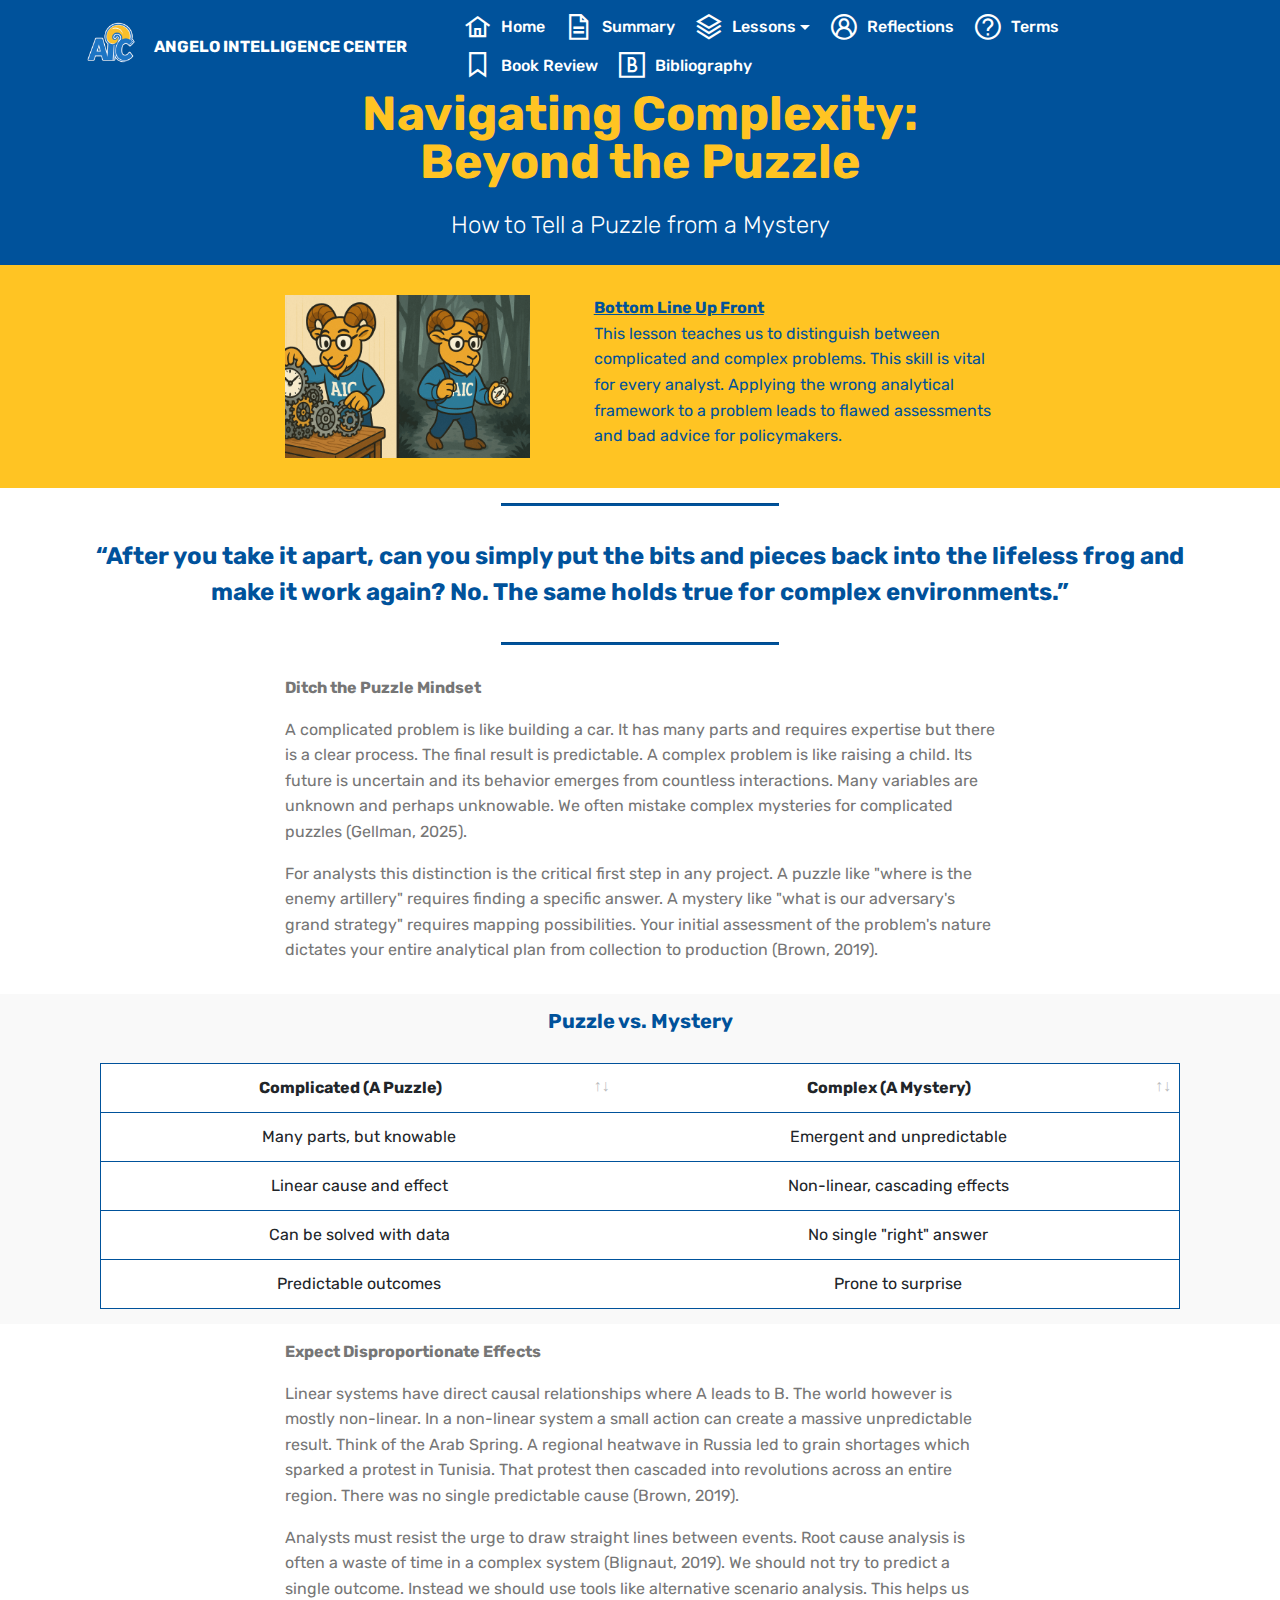
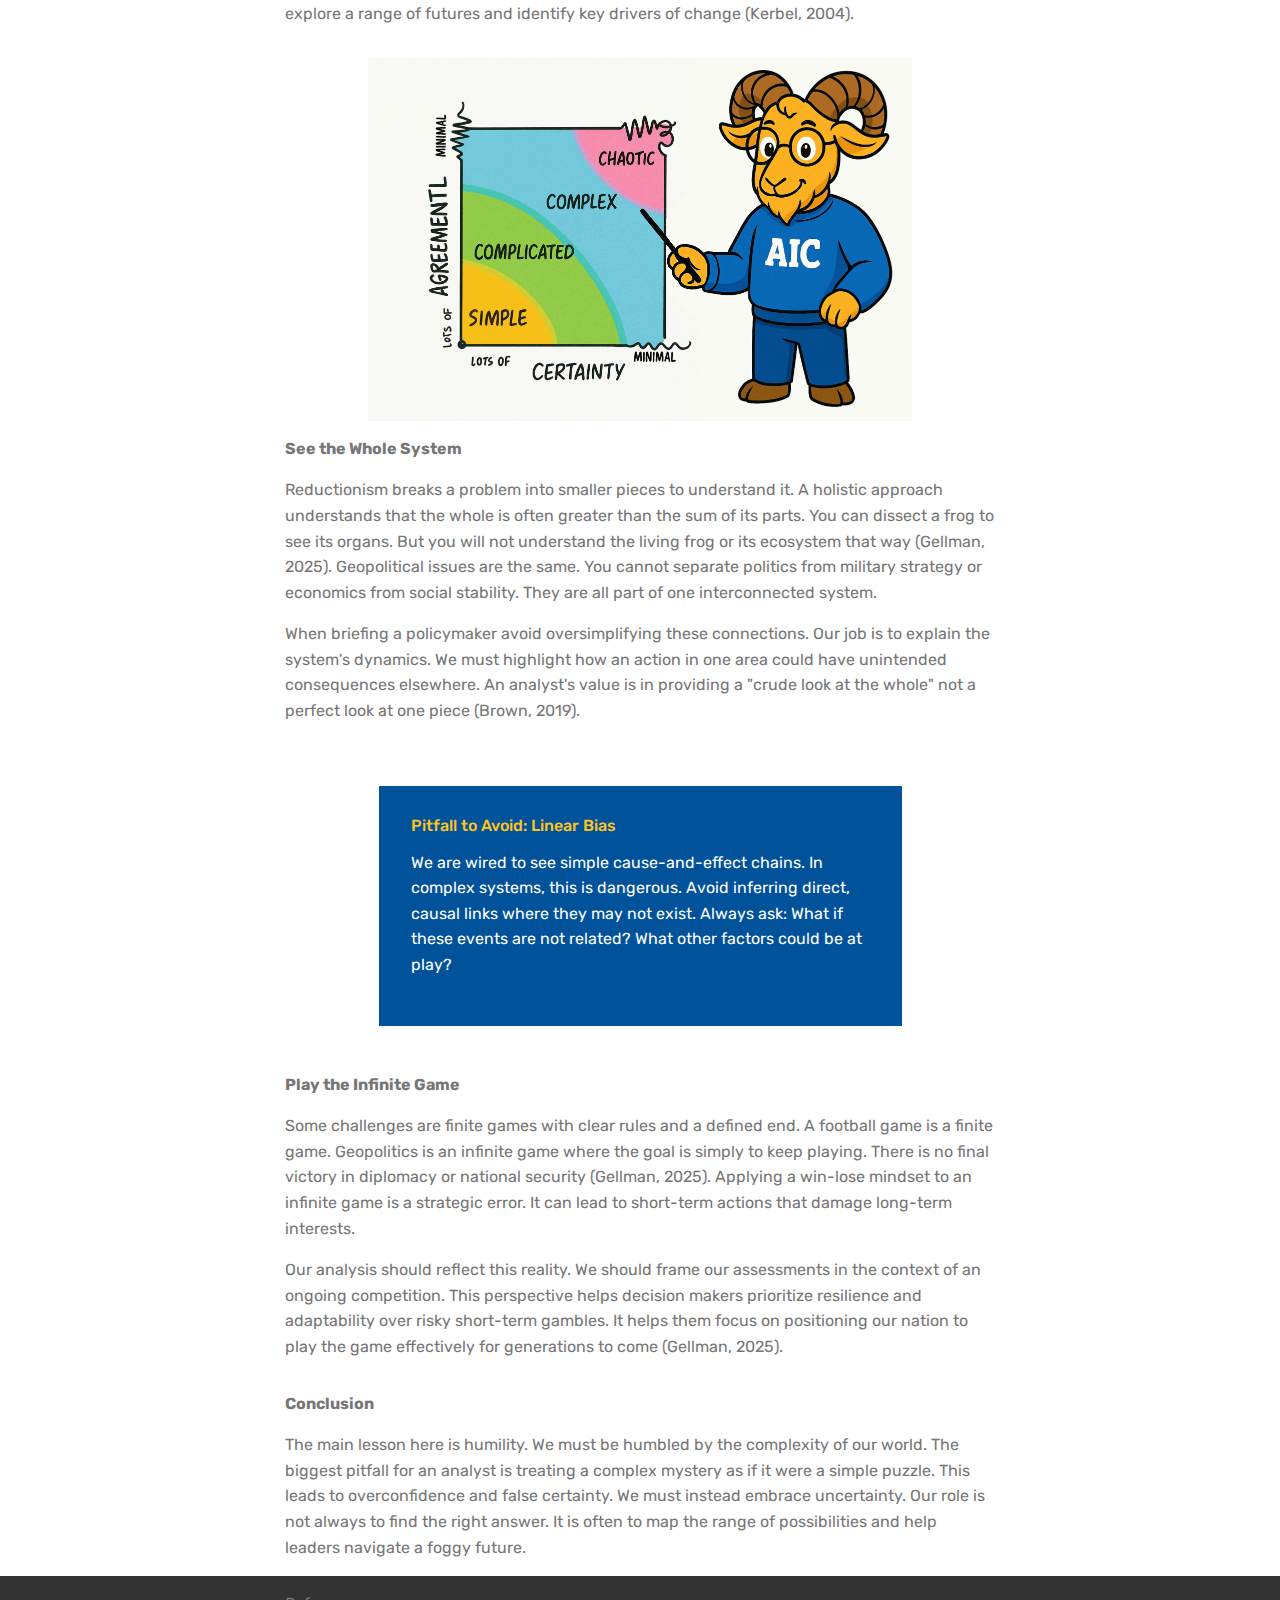
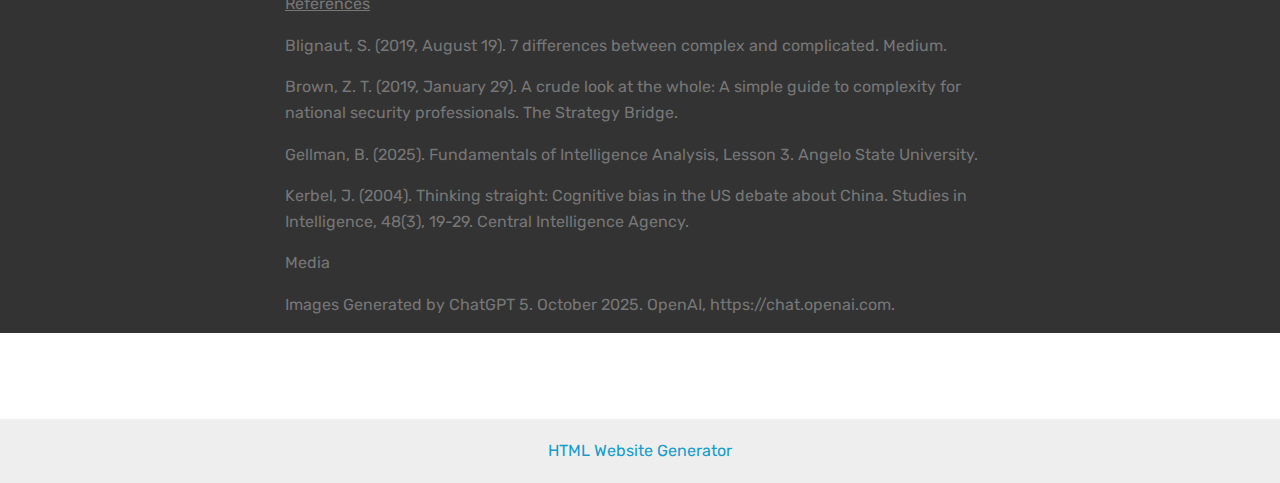
<file: page8.html>
<!DOCTYPE html>
<html  >
<head>
  <!-- Site made with Mobirise Website Builder v6.1.4, https://mobirise.com -->
  <meta charset="UTF-8">
  <meta http-equiv="X-UA-Compatible" content="IE=edge">
  <meta name="generator" content="Mobirise v6.1.4, mobirise.com">
  <meta name="viewport" content="width=device-width, initial-scale=1, minimum-scale=1">
  <link rel="shortcut icon" href="assets/images/chatgpt20image20oct20162020252006-45-2720pm-192x192.png" type="image/x-icon">
  <meta name="description" content="">
  
  
  <title>Lesson 3</title>
  <link rel="stylesheet" href="assets/web/assets/mobirise-icons2/mobirise2.css">
  <link rel="stylesheet" href="assets/web/assets/mobirise-icons/mobirise-icons.css">
  <link rel="stylesheet" href="assets/bootstrap/css/bootstrap.min.css">
  <link rel="stylesheet" href="assets/bootstrap/css/bootstrap-grid.min.css">
  <link rel="stylesheet" href="assets/bootstrap/css/bootstrap-reboot.min.css">
  <link rel="stylesheet" href="assets/tether/tether.min.css">
  <link rel="stylesheet" href="assets/datatables/data-tables.bootstrap4.min.css">
  <link rel="stylesheet" href="assets/dropdown/css/style.css">
  <link rel="stylesheet" href="assets/theme/css/style.css">
  <link rel="preload" href="https://fonts.googleapis.com/css?family=Rubik:300,300i,400,400i,500,500i,700,700i,900,900i&display=swap" as="style" onload="this.onload=null;this.rel='stylesheet'">
  <noscript><link rel="stylesheet" href="https://fonts.googleapis.com/css?family=Rubik:300,300i,400,400i,500,500i,700,700i,900,900i&display=swap"></noscript>
  <link rel="preload" as="style" href="assets/mobirise/css/mbr-additional.css?v=HFJu68"><link rel="stylesheet" href="assets/mobirise/css/mbr-additional.css?v=HFJu68" type="text/css">

  
  
  
</head>
<body>
  
  <section class="menu cid-v01RWECv05" once="menu" id="menu1-7g">

    

    <nav class="navbar navbar-expand beta-menu navbar-dropdown align-items-center navbar-fixed-top navbar-toggleable-sm">
        <button class="navbar-toggler navbar-toggler-right" type="button" data-toggle="collapse" data-target="#navbarSupportedContent" aria-controls="navbarSupportedContent" aria-expanded="false" aria-label="Toggle navigation">
            <div class="hamburger">
                <span></span>
                <span></span>
                <span></span>
                <span></span>
            </div>
        </button>
        <div class="menu-logo">
            <div class="navbar-brand">
                <span class="navbar-logo">
                    <a href="https://teekey.github.io/INA-3304">
                         <img src="assets/images/chatgpt20image20oct20162020252006-45-2720pm-192x192.png" alt="Mobirise" title="" style="height: 3.8rem;">
                    </a>
                </span>
                <span class="navbar-caption-wrap"><a class="navbar-caption text-white display-4" href="https://teekey.github.io/INA-3304/">
                        ANGELO INTELLIGENCE CENTER</a></span>
            </div>
        </div>
        <div class="collapse navbar-collapse" id="navbarSupportedContent">
            <ul class="navbar-nav nav-dropdown nav-right" data-app-modern-menu="true"><li class="nav-item">
                    <a class="nav-link link text-white display-4" href="index.html"><span class="mobi-mbri mobi-mbri-home mbr-iconfont mbr-iconfont-btn"></span>
                        
                        Home</a>
                </li><li class="nav-item"><a class="nav-link link text-white display-4" href="summary.html"><span class="mobi-mbri mobi-mbri-file mbr-iconfont mbr-iconfont-btn"></span>
                        
                        Summary</a></li>
                <li class="nav-item dropdown"><a class="nav-link link text-white dropdown-toggle display-4" href="https://mobirise.com" data-toggle="dropdown-submenu" aria-expanded="false"><span class="mobi-mbri mobi-mbri-layers mbr-iconfont mbr-iconfont-btn"></span>
                        
                        Lessons</a><div class="dropdown-menu"><a class="text-white dropdown-item display-4" href="lesson1.html">Lesson 1</a><a class="text-white dropdown-item text-primary display-4" href="lesson2.html">Lesson 2<br></a><a class="text-white dropdown-item text-primary display-4" href="page8.html">Lesson 3</a><a class="text-white dropdown-item text-primary display-4" href="page9.html">Lesson 4</a><a class="text-white dropdown-item text-primary display-4" href="page10.html">Lesson 5</a><a class="text-white dropdown-item text-primary display-4" href="page12.html">Lesson 6</a><a class="text-white dropdown-item text-primary display-4" href="page13.html">Lesson 7</a><a class="text-white dropdown-item text-primary display-4" href="page14.html">Lesson 8</a></div></li><li class="nav-item"><a class="nav-link link text-white display-4" href="reflections.html"><span class="mobi-mbri mobi-mbri-user-2 mbr-iconfont mbr-iconfont-btn"></span>Reflections<br></a></li><li class="nav-item">
                    <a class="nav-link link text-white display-4" href="terms.html"><span class="mobi-mbri mobi-mbri-help mbr-iconfont mbr-iconfont-btn"></span>
                        
                        Terms</a>
                </li><li class="nav-item"><a class="nav-link link text-white display-4" href="page11.html"><span class="mobi-mbri mobi-mbri-bookmark mbr-iconfont mbr-iconfont-btn"></span>Book Review</a></li><li class="nav-item"><a class="nav-link link text-white display-4" href="bibliography.html"><span class="mobi-mbri mobi-mbri-bootstrap mbr-iconfont mbr-iconfont-btn"></span>Bibliography</a></li></ul>
            
        </div>
    </nav>
</section>

<section class="mbr-section content5 cid-v00APAHrrw" id="content5-43">

    

    

    <div class="container">
        <div class="media-container-row">
            <div class="title col-12 col-md-8">
                <h2 class="align-center mbr-bold mbr-white pb-3 mbr-fonts-style display-1">Navigating Complexity: Beyond the Puzzle</h2>
                <h3 class="mbr-section-subtitle align-center mbr-light mbr-white pb-3 mbr-fonts-style display-5">How to Tell a Puzzle from a Mystery</h3>
                
                
            </div>
        </div>
    </div>
</section>

<section class="mbr-section content6 cid-v00APAT264" id="content6-44">
    
     
    
    <div class="container">
        <div class="media-container-row">
            <div class="col-12 col-md-8">
                <div class="media-container-row">
                    <div class="mbr-figure" style="width: 70%;">
                      <img src="assets/images/lesson203-341x227.png" alt="Mobirise">  
                    </div>
                    <div class="media-content">
                        <div class="mbr-section-text">
                            <p class="mbr-text mb-0 mbr-fonts-style display-7"><u><strong>Bottom Line Up Front</strong><br></u>This lesson teaches us to distinguish between complicated and complex problems. This skill is vital for every analyst. Applying the wrong analytical framework to a problem leads to flawed assessments and bad advice for policymakers.<br></p>
                        </div>
                    </div>
                </div>
            </div>
        </div>
    </div>
</section>

<section class="mbr-section article content9 cid-v00APBbIyq" id="content9-46">
    
     

    <div class="container">
        <div class="inner-container" style="width: 100%;">
            <hr class="line" style="width: 25%;">
            <div class="section-text align-center mbr-fonts-style display-5"><strong>“After you take it apart, can you simply put the bits and pieces back into the lifeless frog and make it work again? No. The same holds true for complex environments.”</strong></div>
            <hr class="line" style="width: 25%;">
        </div>
        </div>
</section>

<section class="mbr-section article content1 cid-v00APB25lY" id="content1-45">
    
     

    <div class="container">
        <div class="media-container-row">
            <div class="mbr-text col-12 mbr-fonts-style display-7 col-md-8"><p><span style="font-size: 1rem;"><strong>Ditch the Puzzle Mindset
</strong></span></p><p>A complicated problem is like building a car. It has many parts and requires expertise but there is a clear process. The final result is predictable. A complex problem is like raising a child. Its future is uncertain and its behavior emerges from countless interactions. Many variables are unknown and perhaps unknowable. We often mistake complex mysteries for complicated puzzles (Gellman, 2025).
</p><p>For analysts this distinction is the critical first step in any project. A puzzle like "where is the enemy artillery" requires finding a specific answer. A mystery like "what is our adversary's grand strategy" requires mapping possibilities. Your initial assessment of the problem's nature dictates your entire analytical plan from collection to production (Brown, 2019).</p></div>
        </div>
    </div>
</section>

<section class="section-table cid-v00YBu0PF5" id="table1-6b">

  
  
  <div class="container container-table">
      <h2 class="mbr-section-title mbr-fonts-style align-center pb-3 display-2"><strong>Puzzle vs. Mystery</strong></h2>
      
      <div class="table-wrapper">
        <div class="container">
          
        </div>

        <div class="container scroll">
          <table class="table" cellspacing="0" data-empty="No matching records found">
            <thead>
              <tr class="table-heads ">
                  
                  
                  
                  
              <th class="head-item mbr-fonts-style display-7">Complicated (A Puzzle)</th><th class="head-item mbr-fonts-style display-7">Complex (A Mystery)<br></th></tr>
            </thead>

            <tbody>
              
              
              
              
            <tr> 
                
                
                
                
              <td class="body-item mbr-fonts-style display-7">Many parts, but knowable</td><td class="body-item mbr-fonts-style display-7">Emergent and unpredictable</td></tr><tr>
                
                
                
                
              <td class="body-item mbr-fonts-style display-7">Linear cause and effect</td><td class="body-item mbr-fonts-style display-7">Non-linear, cascading effects</td></tr><tr>
                
                
                
                
              <td class="body-item mbr-fonts-style display-7">Can be solved with data</td><td class="body-item mbr-fonts-style display-7">No single "right" answer</td></tr><tr>
                
                
                
                
              <td class="body-item mbr-fonts-style display-7">Predictable outcomes</td><td class="body-item mbr-fonts-style display-7">Prone to surprise</td></tr></tbody>
          </table>
        </div>
        <div class="container table-info-container">
          
        </div>
      </div>
    </div>
</section>

<section class="mbr-section article content1 cid-v00APBjqly" id="content1-47">
    
     

    <div class="container">
        <div class="media-container-row">
            <div class="mbr-text col-12 mbr-fonts-style display-7 col-md-8"><p><span style="font-size: 1rem;"><strong>Expect Disproportionate Effects
</strong></span></p><p>Linear systems have direct causal relationships where A leads to B. The world however is mostly non-linear. In a non-linear system a small action can create a massive unpredictable result. Think of the Arab Spring. A regional heatwave in Russia led to grain shortages which sparked a protest in Tunisia. That protest then cascaded into revolutions across an entire region. There was no single predictable cause (Brown, 2019).
</p><p>Analysts must resist the urge to draw straight lines between events. Root cause analysis is often a waste of time in a complex system (Blignaut, 2019). We should not try to predict a single outcome. Instead we should use tools like alternative scenario analysis. This helps us explore a range of futures and identify key drivers of change (Kerbel, 2004).</p></div>
        </div>
    </div>
</section>

<section class="cid-v010zNXUT6" id="image1-6c">

    

    <figure class="mbr-figure container">
        <div class="image-block" style="width: 49%;">
            <img src="assets/images/dfghdfhdfgh-1087x725.png" width="1400" alt="Mobirise">
            
        </div>
    </figure>
</section>

<section class="mbr-section article content1 cid-v00APBrQX5" id="content1-48">
    
     

    <div class="container">
        <div class="media-container-row">
            <div class="mbr-text col-12 mbr-fonts-style display-7 col-md-8"><p><span style="font-size: 1rem;"><strong>See the Whole System
</strong></span></p><p>Reductionism breaks a problem into smaller pieces to understand it. A holistic approach understands that the whole is often greater than the sum of its parts. You can dissect a frog to see its organs. But you will not understand the living frog or its ecosystem that way (Gellman, 2025). Geopolitical issues are the same. You cannot separate politics from military strategy or economics from social stability. They are all part of one interconnected system.
</p><p>When briefing a policymaker avoid oversimplifying these connections. Our job is to explain the system's dynamics. We must highlight how an action in one area could have unintended consequences elsewhere. An analyst's value is in providing a "crude look at the whole" not a perfect look at one piece (Brown, 2019).</p></div>
        </div>
    </div>
</section>

<section class="features4 cid-v00APBAoNN" id="features4-49">
    
         

    
    <div class="container">
        <div class="media-container-row">
            <div class="card p-3 col-12 col-md-6">
                <div class="card-wrapper media-container-row media-container-row">
                    <div class="card-box">
                        <h4 class="card-title pb-3 mbr-fonts-style display-7">Pitfall to Avoid: Linear Bias</h4>
                        <p class="mbr-text mbr-fonts-style display-7">
                            We are wired to see simple cause-and-effect chains. In complex systems, this is dangerous. Avoid inferring direct, causal links where they may not exist. Always ask: What if these events are not related? What other factors could be at play?
                        </p>
                    </div>
                </div>
            </div>

            

            

            
        </div>
    </div>
</section>

<section class="mbr-section article content1 cid-v00CbOdDY4" id="content1-5y">
    
     

    <div class="container">
        <div class="media-container-row">
            <div class="mbr-text col-12 mbr-fonts-style display-7 col-md-8"><p><span style="font-size: 1rem;"><strong>Play the Infinite Game
</strong></span></p><p>Some challenges are finite games with clear rules and a defined end. A football game is a finite game. Geopolitics is an infinite game where the goal is simply to keep playing. There is no final victory in diplomacy or national security (Gellman, 2025). Applying a win-lose mindset to an infinite game is a strategic error. It can lead to short-term actions that damage long-term interests.
</p><p>Our analysis should reflect this reality. We should frame our assessments in the context of an ongoing competition. This perspective helps decision makers prioritize resilience and adaptability over risky short-term gambles. It helps them focus on positioning our nation to play the game effectively for generations to come (Gellman, 2025).</p></div>
        </div>
    </div>
</section>

<section class="mbr-section article content1 cid-v00APBQdO9" id="content1-4a">
    
     

    <div class="container">
        <div class="media-container-row">
            <div class="mbr-text col-12 mbr-fonts-style display-7 col-md-8"><p><strong>Conclusion
</strong></p><p>The main lesson here is humility. We must be humbled by the complexity of our world. The biggest pitfall for an analyst is treating a complex mystery as if it were a simple puzzle. This leads to overconfidence and false certainty. We must instead embrace uncertainty. Our role is not always to find the right answer. It is often to map the range of possibilities and help leaders navigate a foggy future.</p></div>
        </div>
    </div>
</section>

<section class="mbr-section article content1 cid-v00APBYfz1" id="content1-4b">
    
     

    <div class="container">
        <div class="media-container-row">
            <div class="mbr-text col-12 mbr-fonts-style display-7 col-md-8"><p><u>References</u></p><p>Blignaut, S. (2019, August 19). 7 differences between complex and complicated. Medium.
</p><p>Brown, Z. T. (2019, January 29). A crude look at the whole: A simple guide to complexity for national security professionals. The Strategy Bridge.
</p><p>Gellman, B. (2025). Fundamentals of Intelligence Analysis, Lesson 3. Angelo State University.
</p><p>Kerbel, J. (2004). Thinking straight: Cognitive bias in the US debate about China. Studies in Intelligence, 48(3), 19-29. Central Intelligence Agency.</p><p>Media
</p><p>Images Generated by ChatGPT 5. October 2025. OpenAI, https://chat.openai.com.</p><p>
</p><p></p></div>
        </div>
    </div>
</section>

<section once="footers" class="cid-v00APC6jYn mbr-reveal" id="footer6-4c">

    

    

    <div class="container">
        <div class="media-container-row align-center mbr-white">
            <div class="col-12">
                <p class="mbr-text mb-0 mbr-fonts-style display-7">
                    © Copyright 2025  - All Rights Reserved
                </p>
            </div>
        </div>
    </div>
</section><section class="display-7" style="padding: 0;align-items: center;justify-content: center;flex-wrap: wrap;    align-content: center;display: flex;position: relative;height: 4rem;"><a href="https://mobiri.se/1946671" style="flex: 1 1;height: 4rem;position: absolute;width: 100%;z-index: 1;"><img alt="" style="height: 4rem;" src="[data-uri]"></a><p style="margin: 0;text-align: center;" class="display-7">&#8204;</p><a style="z-index:1" href="https://mobirise.com/html-builder.html">HTML Website Generator</a></section><script src="assets/popper/popper.min.js"></script>  <script src="assets/web/assets/jquery/jquery.min.js"></script>  <script src="assets/bootstrap/js/bootstrap.min.js"></script>  <script src="assets/tether/tether.min.js"></script>  <script src="assets/smoothscroll/smooth-scroll.js"></script>  <script src="assets/datatables/jquery.data-tables.min.js"></script>  <script src="assets/datatables/data-tables.bootstrap4.min.js"></script>  <script src="assets/dropdown/js/nav-dropdown.js"></script>  <script src="assets/dropdown/js/navbar-dropdown.js"></script>  <script src="assets/touchswipe/jquery.touch-swipe.min.js"></script>  <script src="assets/theme/js/script.js"></script>  
  
  
</body>
</html>
</file>
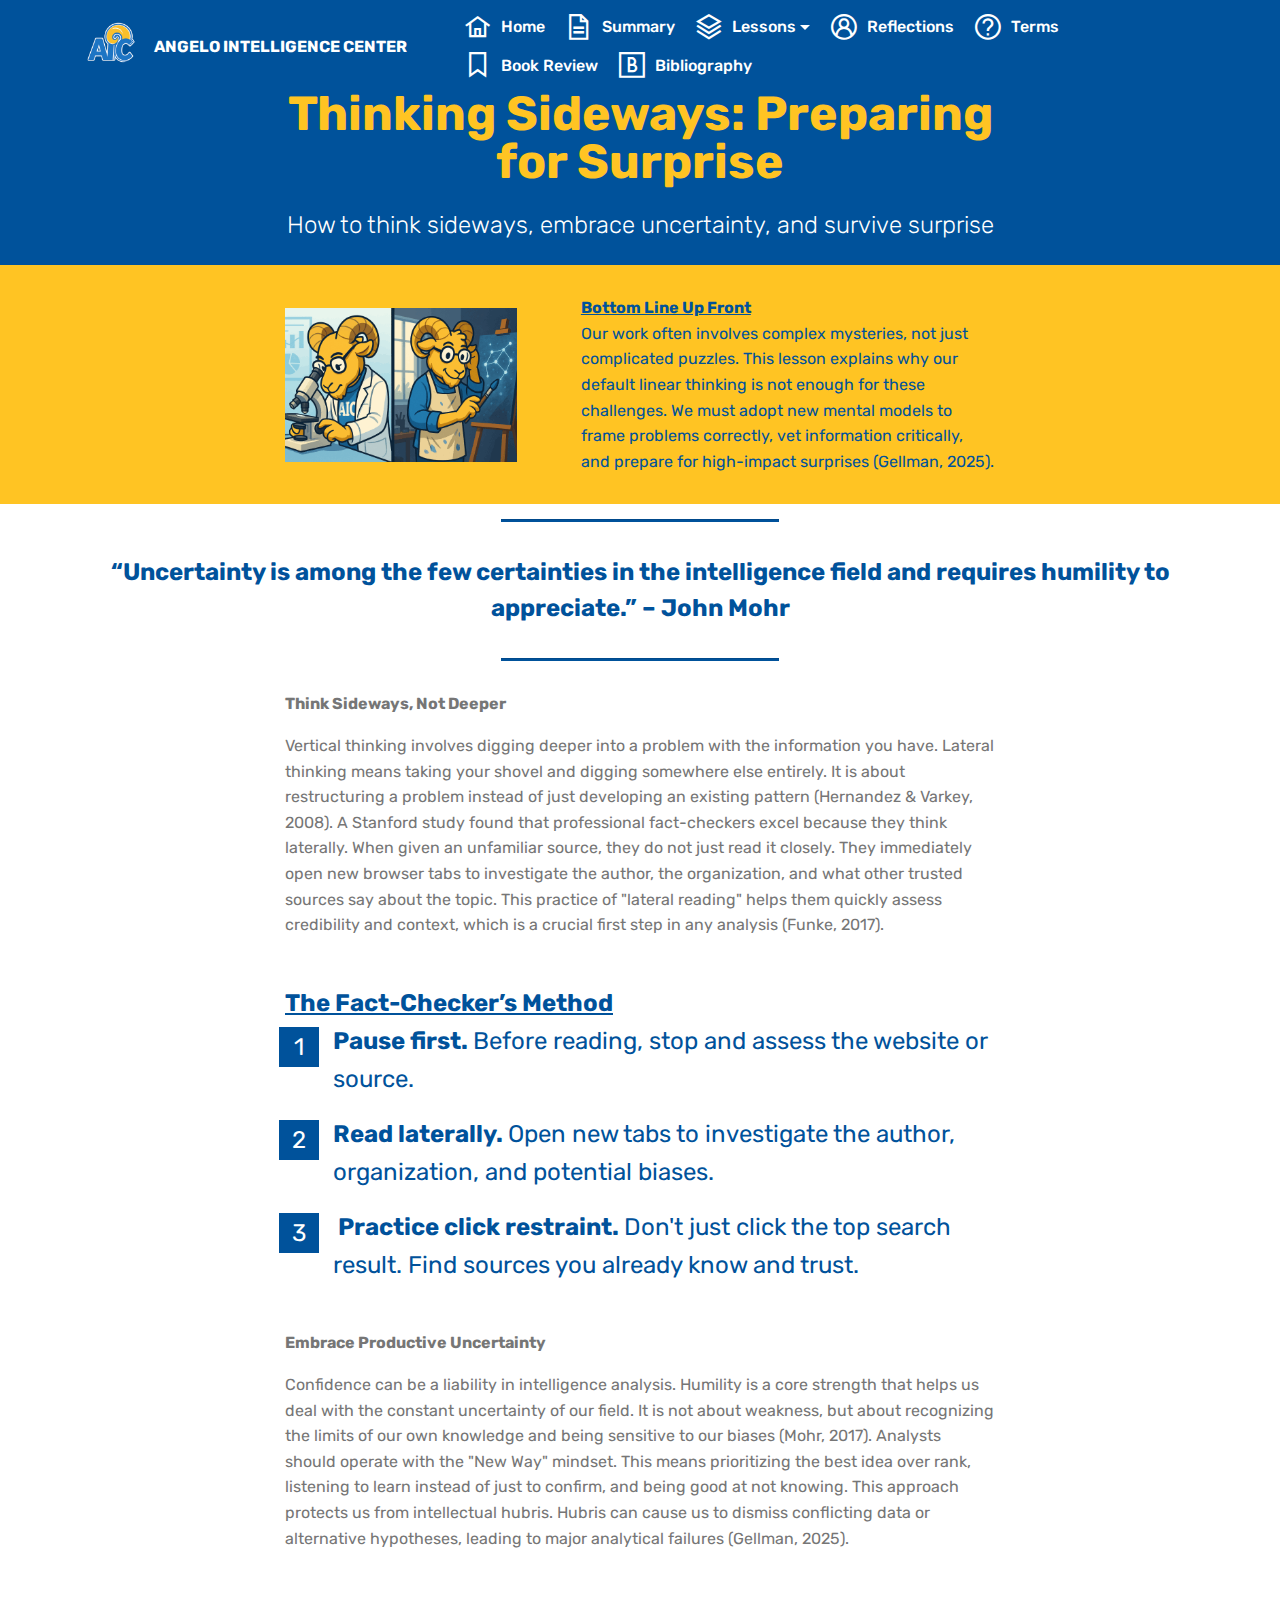
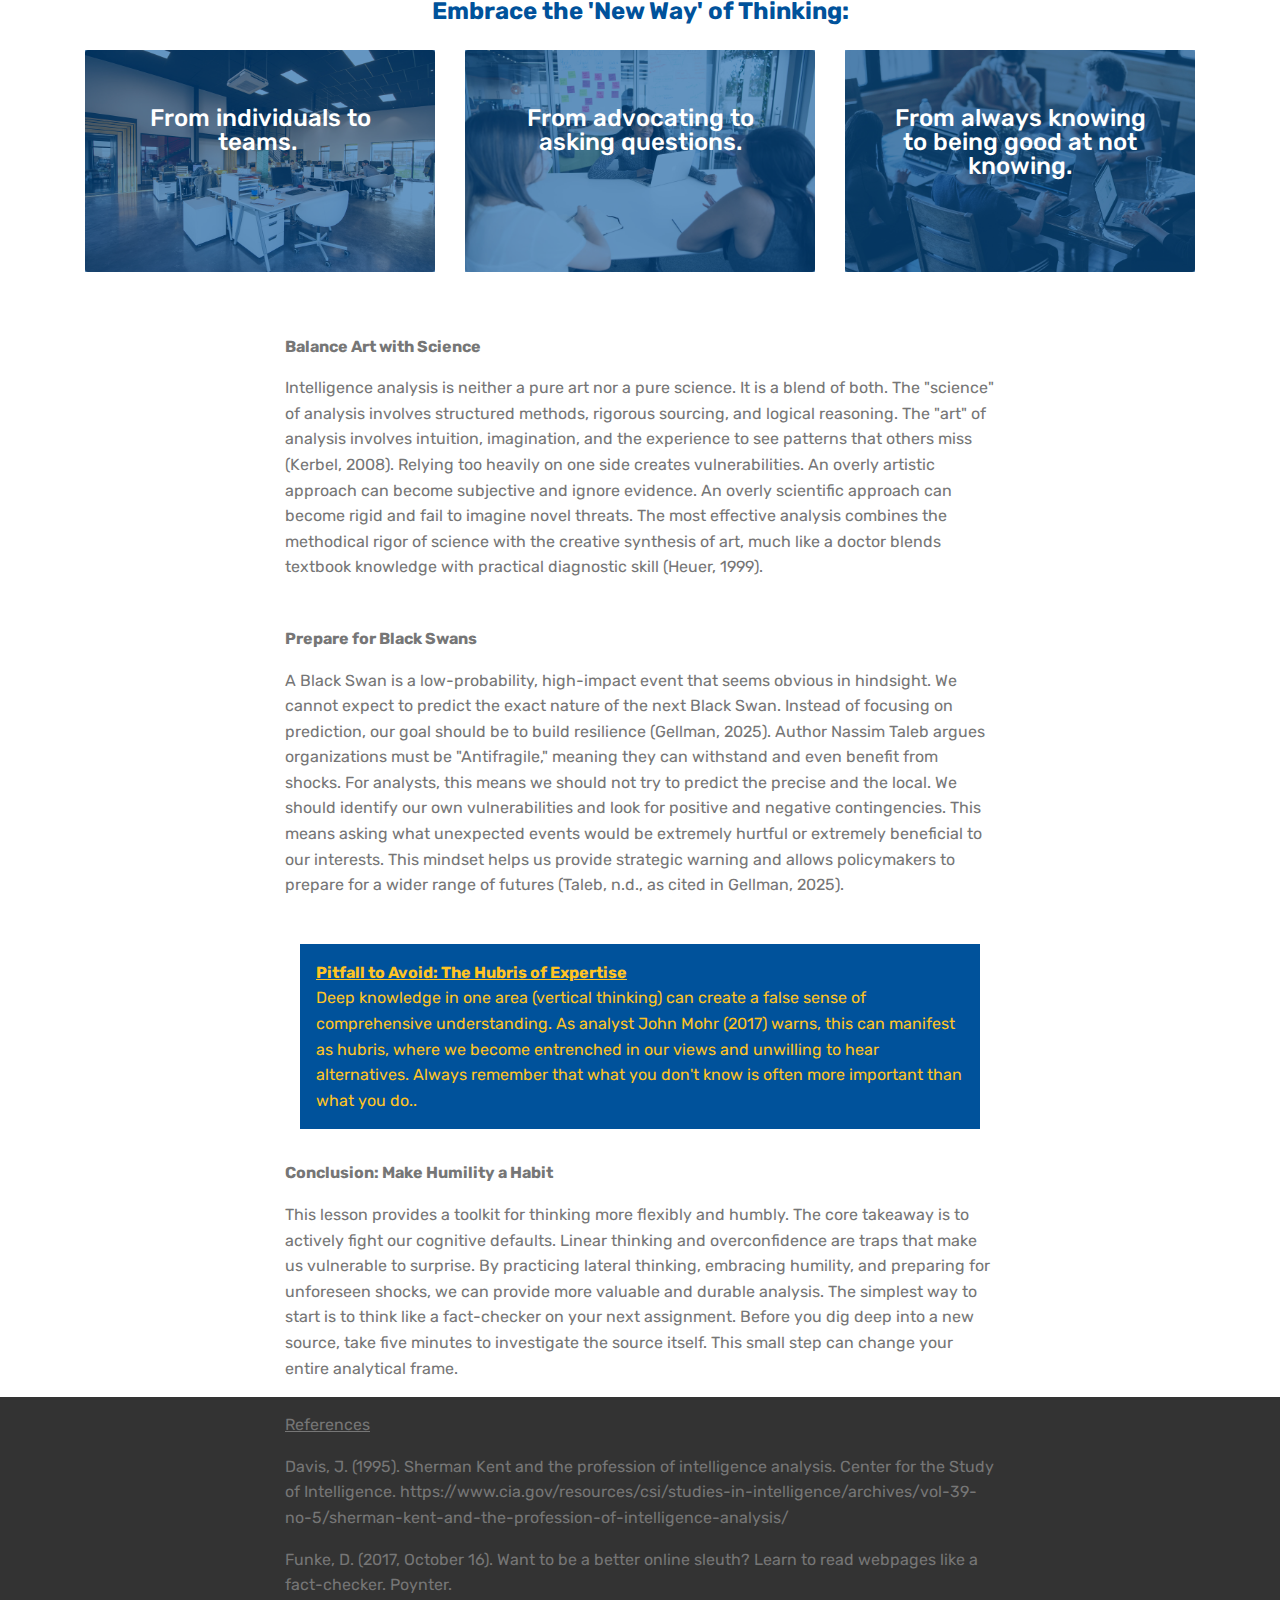
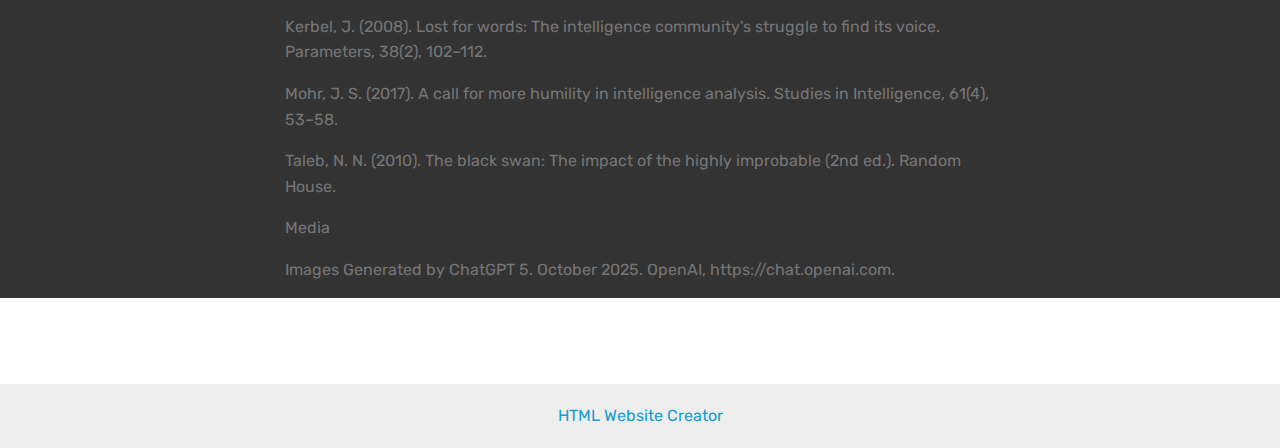
<file: page9.html>
<!DOCTYPE html>
<html  >
<head>
  <!-- Site made with Mobirise Website Builder v6.1.4, https://mobirise.com -->
  <meta charset="UTF-8">
  <meta http-equiv="X-UA-Compatible" content="IE=edge">
  <meta name="generator" content="Mobirise v6.1.4, mobirise.com">
  <meta name="viewport" content="width=device-width, initial-scale=1, minimum-scale=1">
  <link rel="shortcut icon" href="assets/images/chatgpt20image20oct20162020252006-45-2720pm-192x192.png" type="image/x-icon">
  <meta name="description" content="">
  
  
  <title>Lesson 4</title>
  <link rel="stylesheet" href="assets/web/assets/mobirise-icons2/mobirise2.css">
  <link rel="stylesheet" href="assets/web/assets/mobirise-icons/mobirise-icons.css">
  <link rel="stylesheet" href="assets/bootstrap/css/bootstrap.min.css">
  <link rel="stylesheet" href="assets/bootstrap/css/bootstrap-grid.min.css">
  <link rel="stylesheet" href="assets/bootstrap/css/bootstrap-reboot.min.css">
  <link rel="stylesheet" href="assets/tether/tether.min.css">
  <link rel="stylesheet" href="assets/dropdown/css/style.css">
  <link rel="stylesheet" href="assets/theme/css/style.css">
  <link rel="preload" href="https://fonts.googleapis.com/css?family=Rubik:300,300i,400,400i,500,500i,700,700i,900,900i&display=swap" as="style" onload="this.onload=null;this.rel='stylesheet'">
  <noscript><link rel="stylesheet" href="https://fonts.googleapis.com/css?family=Rubik:300,300i,400,400i,500,500i,700,700i,900,900i&display=swap"></noscript>
  <link rel="preload" as="style" href="assets/mobirise/css/mbr-additional.css?v=l5HtiM"><link rel="stylesheet" href="assets/mobirise/css/mbr-additional.css?v=l5HtiM" type="text/css">

  
  
  
</head>
<body>
  
  <section class="menu cid-v01RWECv05" once="menu" id="menu1-7g">

    

    <nav class="navbar navbar-expand beta-menu navbar-dropdown align-items-center navbar-fixed-top navbar-toggleable-sm">
        <button class="navbar-toggler navbar-toggler-right" type="button" data-toggle="collapse" data-target="#navbarSupportedContent" aria-controls="navbarSupportedContent" aria-expanded="false" aria-label="Toggle navigation">
            <div class="hamburger">
                <span></span>
                <span></span>
                <span></span>
                <span></span>
            </div>
        </button>
        <div class="menu-logo">
            <div class="navbar-brand">
                <span class="navbar-logo">
                    <a href="https://teekey.github.io/INA-3304">
                         <img src="assets/images/chatgpt20image20oct20162020252006-45-2720pm-192x192.png" alt="Mobirise" title="" style="height: 3.8rem;">
                    </a>
                </span>
                <span class="navbar-caption-wrap"><a class="navbar-caption text-white display-4" href="https://teekey.github.io/INA-3304/">
                        ANGELO INTELLIGENCE CENTER</a></span>
            </div>
        </div>
        <div class="collapse navbar-collapse" id="navbarSupportedContent">
            <ul class="navbar-nav nav-dropdown nav-right" data-app-modern-menu="true"><li class="nav-item">
                    <a class="nav-link link text-white display-4" href="index.html"><span class="mobi-mbri mobi-mbri-home mbr-iconfont mbr-iconfont-btn"></span>
                        
                        Home</a>
                </li><li class="nav-item"><a class="nav-link link text-white display-4" href="summary.html"><span class="mobi-mbri mobi-mbri-file mbr-iconfont mbr-iconfont-btn"></span>
                        
                        Summary</a></li>
                <li class="nav-item dropdown"><a class="nav-link link text-white dropdown-toggle display-4" href="https://mobirise.com" data-toggle="dropdown-submenu" aria-expanded="false"><span class="mobi-mbri mobi-mbri-layers mbr-iconfont mbr-iconfont-btn"></span>
                        
                        Lessons</a><div class="dropdown-menu"><a class="text-white dropdown-item display-4" href="lesson1.html">Lesson 1</a><a class="text-white dropdown-item text-primary display-4" href="lesson2.html">Lesson 2<br></a><a class="text-white dropdown-item text-primary display-4" href="page8.html">Lesson 3</a><a class="text-white dropdown-item text-primary display-4" href="page9.html">Lesson 4</a><a class="text-white dropdown-item text-primary display-4" href="page10.html">Lesson 5</a><a class="text-white dropdown-item text-primary display-4" href="page12.html">Lesson 6</a><a class="text-white dropdown-item text-primary display-4" href="page13.html">Lesson 7</a><a class="text-white dropdown-item text-primary display-4" href="page14.html">Lesson 8</a></div></li><li class="nav-item"><a class="nav-link link text-white display-4" href="reflections.html"><span class="mobi-mbri mobi-mbri-user-2 mbr-iconfont mbr-iconfont-btn"></span>Reflections<br></a></li><li class="nav-item">
                    <a class="nav-link link text-white display-4" href="terms.html"><span class="mobi-mbri mobi-mbri-help mbr-iconfont mbr-iconfont-btn"></span>
                        
                        Terms</a>
                </li><li class="nav-item"><a class="nav-link link text-white display-4" href="page11.html"><span class="mobi-mbri mobi-mbri-bookmark mbr-iconfont mbr-iconfont-btn"></span>Book Review</a></li><li class="nav-item"><a class="nav-link link text-white display-4" href="bibliography.html"><span class="mobi-mbri mobi-mbri-bootstrap mbr-iconfont mbr-iconfont-btn"></span>Bibliography</a></li></ul>
            
        </div>
    </nav>
</section>

<section class="mbr-section content5 cid-v00AR8Ykoe" id="content5-4e">

    

    

    <div class="container">
        <div class="media-container-row">
            <div class="title col-12 col-md-8">
                <h2 class="align-center mbr-bold mbr-white pb-3 mbr-fonts-style display-1">Thinking Sideways: Preparing for Surprise</h2>
                <h3 class="mbr-section-subtitle align-center mbr-light mbr-white pb-3 mbr-fonts-style display-5">How to think sideways, embrace uncertainty, and survive surprise</h3>
                
                
            </div>
        </div>
    </div>
</section>

<section class="mbr-section content6 cid-v00AR99HZ6" id="content6-4f">
    
     
    
    <div class="container">
        <div class="media-container-row">
            <div class="col-12 col-md-8">
                <div class="media-container-row">
                    <div class="mbr-figure" style="width: 65%;">
                      <img src="assets/images/chatgpt20image20oct20182020252004-04-0220pm-341x227.png" alt="Mobirise">  
                    </div>
                    <div class="media-content">
                        <div class="mbr-section-text">
                            <p class="mbr-text mb-0 mbr-fonts-style display-7"><u><strong>Bottom Line Up Front</strong><br></u>Our work often involves complex mysteries, not just complicated puzzles. This lesson explains why our default linear thinking is not enough for these challenges. We must adopt new mental models to frame problems correctly, vet information critically, and prepare for high-impact surprises (Gellman, 2025).<br></p>
                        </div>
                    </div>
                </div>
            </div>
        </div>
    </div>
</section>

<section class="mbr-section article content9 cid-v00AR9qAdx" id="content9-4h">
    
     

    <div class="container">
        <div class="inner-container" style="width: 100%;">
            <hr class="line" style="width: 25%;">
            <div class="section-text align-center mbr-fonts-style display-5"><strong>“Uncertainty is among the few certainties in the intelligence field and requires humility to appreciate.” – John Mohr</strong></div>
            <hr class="line" style="width: 25%;">
        </div>
        </div>
</section>

<section class="mbr-section article content1 cid-v00AR9h2q8" id="content1-4g">
    
     

    <div class="container">
        <div class="media-container-row">
            <div class="mbr-text col-12 mbr-fonts-style display-7 col-md-8"><p><span style="font-size: 1rem;"><strong>Think Sideways, Not Deeper</strong></span></p><p>Vertical thinking involves digging deeper into a problem with the information you have. Lateral thinking means taking your shovel and digging somewhere else entirely. It is about restructuring a problem instead of just developing an existing pattern (Hernandez &amp; Varkey, 2008). A Stanford study found that professional fact-checkers excel because they think laterally. When given an unfamiliar source, they do not just read it closely. They immediately open new browser tabs to investigate the author, the organization, and what other trusted sources say about the topic. This practice of "lateral reading" helps them quickly assess credibility and context, which is a crucial first step in any analysis (Funke, 2017).</p></div>
        </div>
    </div>
</section>

<section class="mbr-section article content11 cid-v00IPRZiRW" id="content11-60">
     

    <div class="container">
        <div class="media-container-row">
            <div class="mbr-text counter-container col-12 col-md-8 mbr-fonts-style display-5">
                <div><strong><u>The Fact-Checker’s Method</u></strong></div><ol>
                    <li><strong style="font-size: 1.5rem;">Pause first. </strong><span style="font-size: 1.5rem;">Before reading, stop and assess the website or source.</span></li><li><strong style="font-size: 1.5rem;">Read laterally. </strong><span style="font-size: 1.5rem;">Open new tabs to investigate the author, organization, and potential biases.</span><br></li><li><strong>&nbsp;Practice click restraint. </strong>Don't just click the top search result. Find sources you already know and trust.</li>
                </ol>
            </div>
        </div>
    </div>
</section>

<section class="mbr-section article content1 cid-v00AR9zWRE" id="content1-4i">
    
     

    <div class="container">
        <div class="media-container-row">
            <div class="mbr-text col-12 mbr-fonts-style display-7 col-md-8"><p><span style="font-size: 1rem;"><strong>Embrace Productive Uncertainty</strong></span></p><p><span style="font-size: 1rem;">Confidence can be a liability in intelligence analysis. Humility is a core strength that helps us deal with the constant uncertainty of our field. It is not about weakness, but about recognizing the limits of our own knowledge and being sensitive to our biases (Mohr, 2017). Analysts should operate with the "New Way" mindset. This means prioritizing the best idea over rank, listening to learn instead of just to confirm, and being good at not knowing. This approach protects us from intellectual hubris. Hubris can cause us to dismiss conflicting data or alternative hypotheses, leading to major analytical failures (Gellman, 2025).</span><br></p></div>
        </div>
    </div>
</section>

<section class="features13 cid-v00Kl0rO7M" id="features13-63">

    

    
    <div class="container">
        <h2 class="mbr-section-title pb-3 mbr-fonts-style align-center display-5"><strong>Embrace the 'New Way' of Thinking:</strong></h2>

        <div class="media-container-row">
            <div class="card col-12 col-md-6 align-center col-lg-4">
                <div class="card-wrap">
                    <div class="card-img">
                        <img src="assets/images/background1.jpg" alt="Mobirise" title="">
                    </div>
                    <div class="card-box p-5">
                        <h4 class="card-title py-2 mbr-fonts-style align-center mbr-white display-5">From individuals to teams.&nbsp;<br><br></h4>
                        <p class="mbr-text mbr-fonts-style mbr-white display-7">&nbsp;</p>
                    </div>
                </div>
            </div>
            <div class="card col-12 col-md-6 align-center col-lg-4">
                <div class="card-wrap">
                    <div class="card-img">
                        <img src="assets/images/background2.jpg" alt="Mobirise">
                    </div>
                    <div class="card-box p-5">
                        <h4 class="card-title py-2 mbr-fonts-style align-center mbr-white display-5"><p>From advocating to asking questions.</p><p><br></p></h4>
                        <p class="mbr-text mbr-fonts-style mbr-white display-7">&nbsp;</p>
                    </div>
                </div>
            </div>
            <div class="card col-12 col-md-6 align-center col-lg-4">
                <div class="card-wrap">
                    <div class="card-img">
                        <img src="assets/images/background4.jpg" alt="Mobirise">
                    </div>
                    <div class="card-box p-5">
                        <h4 class="card-title py-2 mbr-fonts-style align-center mbr-white display-5">From always knowing to being good at not knowing.</h4>
                        <p class="mbr-text mbr-fonts-style mbr-white display-7">&nbsp;</p>
                    </div>
                </div>
            </div>    
        </div>
    </div>
</section>

<section class="mbr-section article content1 cid-v00AR9HsJS" id="content1-4j">
    
     

    <div class="container">
        <div class="media-container-row">
            <div class="mbr-text col-12 mbr-fonts-style display-7 col-md-8"><p><strong>Balance Art with Science</strong></p><p>Intelligence analysis is neither a pure art nor a pure science. It is a blend of both. The "science" of analysis involves structured methods, rigorous sourcing, and logical reasoning. The "art" of analysis involves intuition, imagination, and the experience to see patterns that others miss (Kerbel, 2008). Relying too heavily on one side creates vulnerabilities. An overly artistic approach can become subjective and ignore evidence. An overly scientific approach can become rigid and fail to imagine novel threats. The most effective analysis combines the methodical rigor of science with the creative synthesis of art, much like a doctor blends textbook knowledge with practical diagnostic skill (Heuer, 1999).</p></div>
        </div>
    </div>
</section>

<section class="mbr-section article content1 cid-v00QDff4O3" id="content1-68">
    
     

    <div class="container">
        <div class="media-container-row">
            <div class="mbr-text col-12 mbr-fonts-style display-7 col-md-8"><p><span style="font-size: 1rem;"><strong>Prepare for Black Swans
</strong></span></p><p><span style="font-size: 1rem;">A Black Swan is a low-probability, high-impact event that seems obvious in hindsight. We cannot expect to predict the exact nature of the next Black Swan. Instead of focusing on prediction, our goal should be to build resilience (Gellman, 2025). Author Nassim Taleb argues organizations must be "Antifragile," meaning they can withstand and even benefit from shocks. For analysts, this means we should not try to predict the precise and the local. We should identify our own vulnerabilities and look for positive and negative contingencies. This means asking what unexpected events would be extremely hurtful or extremely beneficial to our interests. This mindset helps us provide strategic warning and allows policymakers to prepare for a wider range of futures (Taleb, n.d., as cited in Gellman, 2025).</span><br></p></div>
        </div>
    </div>
</section>

<section class="mbr-section article content14 cid-v00WhlplkK" id="content14-6a">
      
     

    <div class="container">
        <div class="media-container-row">
            <div class="row col-12 col-md-8">
                <div class="col-12 mbr-text mbr-fonts-style display-7 col-md-12">
                     <p class="p-3"><strong><u>Pitfall to Avoid: The Hubris of Expertise</u></strong><br><span style="font-size: 1rem;">Deep knowledge in one area (vertical thinking) can create a false sense of comprehensive understanding. As analyst John Mohr (2017) warns, this can manifest as hubris, where we become entrenched in our views and unwilling to hear alternatives. Always remember that what you don't know is often more important than what you do..</span></p>
                </div>
                
                
            </div>
        </div>
    </div>
</section>

<section class="mbr-section article content1 cid-v00ARa4KNx" id="content1-4l">
    
     

    <div class="container">
        <div class="media-container-row">
            <div class="mbr-text col-12 mbr-fonts-style display-7 col-md-8"><p><strong>Conclusion: Make Humility a Habit
</strong></p><p>This lesson provides a toolkit for thinking more flexibly and humbly. The core takeaway is to actively fight our cognitive defaults. Linear thinking and overconfidence are traps that make us vulnerable to surprise. By practicing lateral thinking, embracing humility, and preparing for unforeseen shocks, we can provide more valuable and durable analysis. The simplest way to start is to think like a fact-checker on your next assignment. Before you dig deep into a new source, take five minutes to investigate the source itself. This small step can change your entire analytical frame.</p></div>
        </div>
    </div>
</section>

<section class="mbr-section article content1 cid-v00ARadvIv" id="content1-4m">
    
     

    <div class="container">
        <div class="media-container-row">
            <div class="mbr-text col-12 mbr-fonts-style display-7 col-md-8"><p><u>References
</u></p><p>Davis, J. (1995). Sherman Kent and the profession of intelligence analysis. Center for the Study of Intelligence. https://www.cia.gov/resources/csi/studies-in-intelligence/archives/vol-39-no-5/sherman-kent-and-the-profession-of-intelligence-analysis/
</p><p>Funke, D. (2017, October 16). Want to be a better online sleuth? Learn to read webpages like a fact-checker. Poynter.
</p><p>Kerbel, J. (2008). Lost for words: The intelligence community's struggle to find its voice. Parameters, 38(2), 102–112.
</p><p>Mohr, J. S. (2017). A call for more humility in intelligence analysis. Studies in Intelligence, 61(4), 53–58.
</p><p>Taleb, N. N. (2010). The black swan: The impact of the highly improbable (2nd ed.). Random House.</p><p>Media
</p><p>Images Generated by ChatGPT 5. October 2025. OpenAI, https://chat.openai.com.</p><p>
</p></div>
        </div>
    </div>
</section>

<section once="footers" class="cid-v00ARapo76 mbr-reveal" id="footer6-4n">

    

    

    <div class="container">
        <div class="media-container-row align-center mbr-white">
            <div class="col-12">
                <p class="mbr-text mb-0 mbr-fonts-style display-7">
                    © Copyright 2025  - All Rights Reserved
                </p>
            </div>
        </div>
    </div>
</section><section class="display-7" style="padding: 0;align-items: center;justify-content: center;flex-wrap: wrap;    align-content: center;display: flex;position: relative;height: 4rem;"><a href="https://mobiri.se/1946671" style="flex: 1 1;height: 4rem;position: absolute;width: 100%;z-index: 1;"><img alt="" style="height: 4rem;" src="[data-uri]"></a><p style="margin: 0;text-align: center;" class="display-7">&#8204;</p><a style="z-index:1" href="https://mobirise.com/html-builder.html">HTML Website Creator</a></section><script src="assets/popper/popper.min.js"></script>  <script src="assets/web/assets/jquery/jquery.min.js"></script>  <script src="assets/bootstrap/js/bootstrap.min.js"></script>  <script src="assets/tether/tether.min.js"></script>  <script src="assets/smoothscroll/smooth-scroll.js"></script>  <script src="assets/dropdown/js/nav-dropdown.js"></script>  <script src="assets/dropdown/js/navbar-dropdown.js"></script>  <script src="assets/touchswipe/jquery.touch-swipe.min.js"></script>  <script src="assets/theme/js/script.js"></script>  
  
  
</body>
</html>
</file>
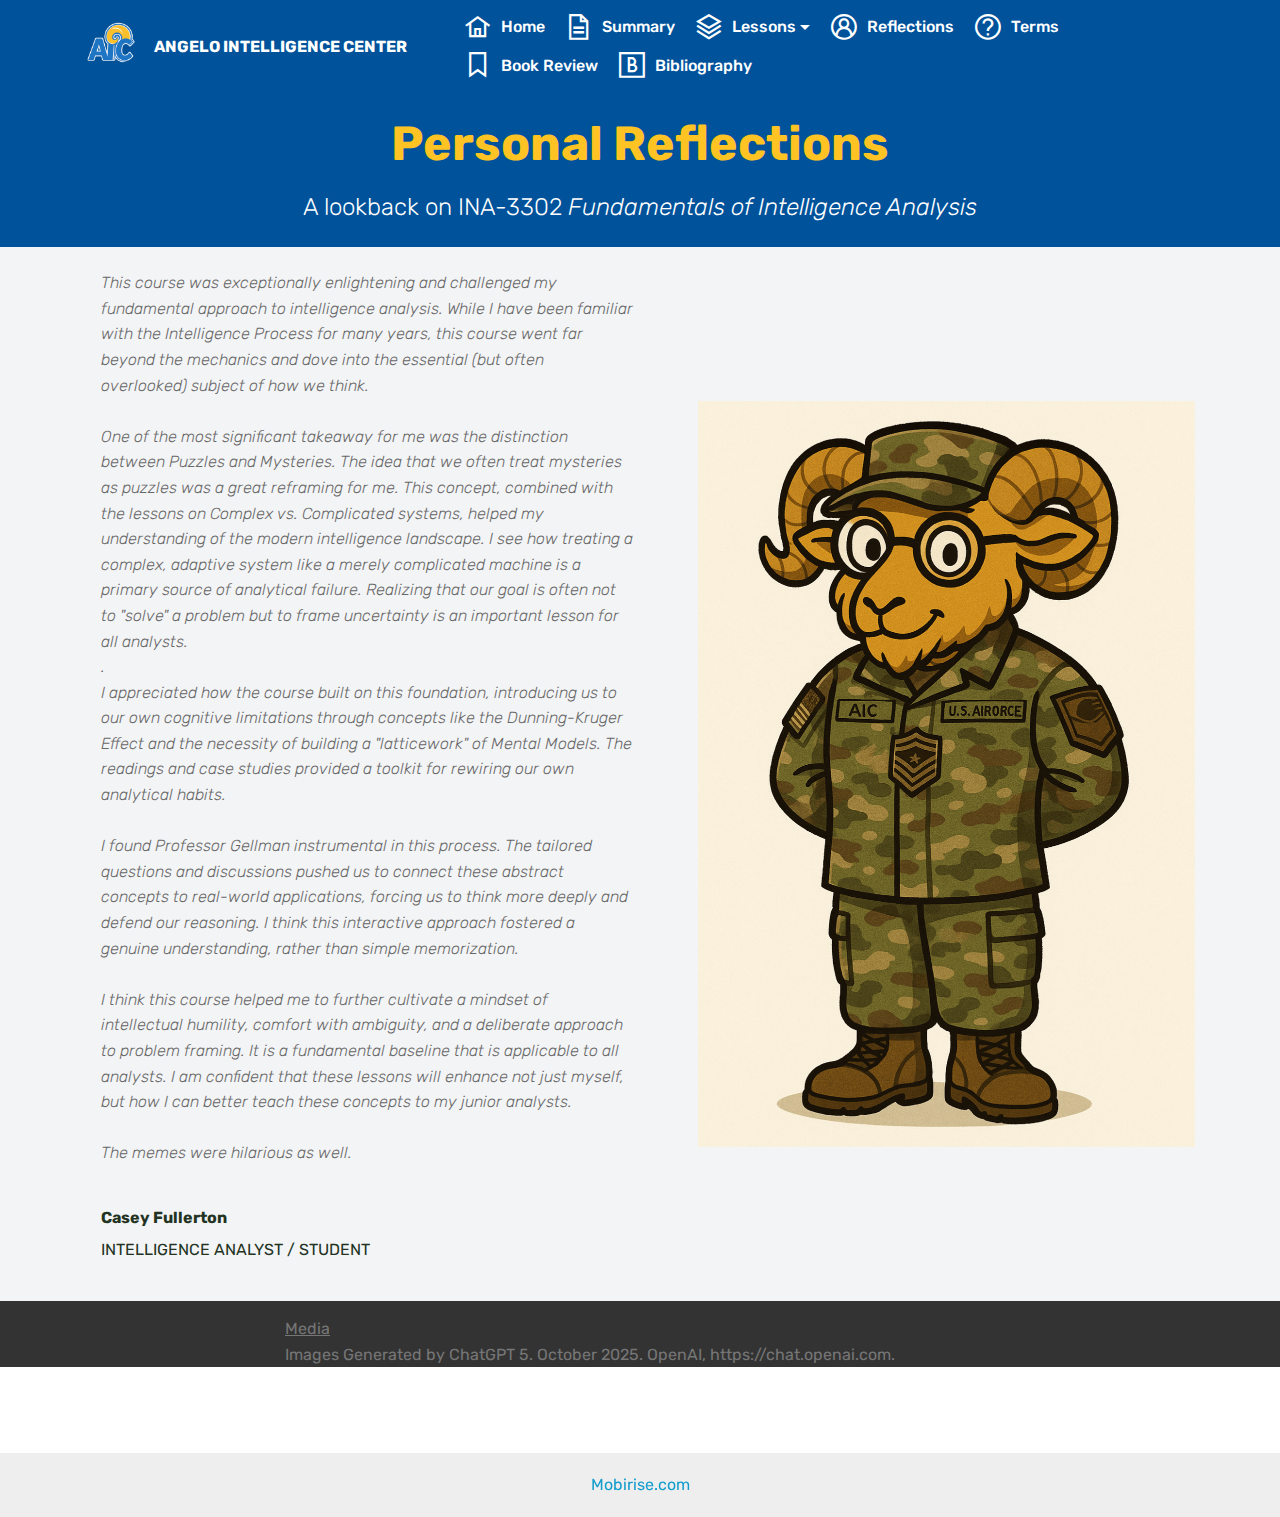
<file: reflections.html>
<!DOCTYPE html>
<html  >
<head>
  <!-- Site made with Mobirise Website Builder v6.1.4, https://mobirise.com -->
  <meta charset="UTF-8">
  <meta http-equiv="X-UA-Compatible" content="IE=edge">
  <meta name="generator" content="Mobirise v6.1.4, mobirise.com">
  <meta name="viewport" content="width=device-width, initial-scale=1, minimum-scale=1">
  <link rel="shortcut icon" href="assets/images/chatgpt20image20oct20162020252006-45-2720pm-192x192.png" type="image/x-icon">
  <meta name="description" content="">
  
  
  <title>Reflections</title>
  <link rel="stylesheet" href="assets/web/assets/mobirise-icons2/mobirise2.css">
  <link rel="stylesheet" href="assets/web/assets/mobirise-icons/mobirise-icons.css">
  <link rel="stylesheet" href="assets/bootstrap/css/bootstrap.min.css">
  <link rel="stylesheet" href="assets/bootstrap/css/bootstrap-grid.min.css">
  <link rel="stylesheet" href="assets/bootstrap/css/bootstrap-reboot.min.css">
  <link rel="stylesheet" href="assets/tether/tether.min.css">
  <link rel="stylesheet" href="assets/dropdown/css/style.css">
  <link rel="stylesheet" href="assets/theme/css/style.css">
  <link rel="preload" href="https://fonts.googleapis.com/css?family=Rubik:300,300i,400,400i,500,500i,700,700i,900,900i&display=swap" as="style" onload="this.onload=null;this.rel='stylesheet'">
  <noscript><link rel="stylesheet" href="https://fonts.googleapis.com/css?family=Rubik:300,300i,400,400i,500,500i,700,700i,900,900i&display=swap"></noscript>
  <link rel="preload" as="style" href="assets/mobirise/css/mbr-additional.css?v=rZrhZw"><link rel="stylesheet" href="assets/mobirise/css/mbr-additional.css?v=rZrhZw" type="text/css">

  
  
  
</head>
<body>
  
  <section class="menu cid-v01RWECv05" once="menu" id="menu1-7g">

    

    <nav class="navbar navbar-expand beta-menu navbar-dropdown align-items-center navbar-fixed-top navbar-toggleable-sm">
        <button class="navbar-toggler navbar-toggler-right" type="button" data-toggle="collapse" data-target="#navbarSupportedContent" aria-controls="navbarSupportedContent" aria-expanded="false" aria-label="Toggle navigation">
            <div class="hamburger">
                <span></span>
                <span></span>
                <span></span>
                <span></span>
            </div>
        </button>
        <div class="menu-logo">
            <div class="navbar-brand">
                <span class="navbar-logo">
                    <a href="https://teekey.github.io/INA-3304">
                         <img src="assets/images/chatgpt20image20oct20162020252006-45-2720pm-192x192.png" alt="Mobirise" title="" style="height: 3.8rem;">
                    </a>
                </span>
                <span class="navbar-caption-wrap"><a class="navbar-caption text-white display-4" href="https://teekey.github.io/INA-3304/">
                        ANGELO INTELLIGENCE CENTER</a></span>
            </div>
        </div>
        <div class="collapse navbar-collapse" id="navbarSupportedContent">
            <ul class="navbar-nav nav-dropdown nav-right" data-app-modern-menu="true"><li class="nav-item">
                    <a class="nav-link link text-white display-4" href="index.html"><span class="mobi-mbri mobi-mbri-home mbr-iconfont mbr-iconfont-btn"></span>
                        
                        Home</a>
                </li><li class="nav-item"><a class="nav-link link text-white display-4" href="summary.html"><span class="mobi-mbri mobi-mbri-file mbr-iconfont mbr-iconfont-btn"></span>
                        
                        Summary</a></li>
                <li class="nav-item dropdown"><a class="nav-link link text-white dropdown-toggle display-4" href="https://mobirise.com" data-toggle="dropdown-submenu" aria-expanded="false"><span class="mobi-mbri mobi-mbri-layers mbr-iconfont mbr-iconfont-btn"></span>
                        
                        Lessons</a><div class="dropdown-menu"><a class="text-white dropdown-item display-4" href="lesson1.html">Lesson 1</a><a class="text-white dropdown-item text-primary display-4" href="lesson2.html">Lesson 2<br></a><a class="text-white dropdown-item text-primary display-4" href="page8.html">Lesson 3</a><a class="text-white dropdown-item text-primary display-4" href="page9.html">Lesson 4</a><a class="text-white dropdown-item text-primary display-4" href="page10.html">Lesson 5</a><a class="text-white dropdown-item text-primary display-4" href="page12.html">Lesson 6</a><a class="text-white dropdown-item text-primary display-4" href="page13.html">Lesson 7</a><a class="text-white dropdown-item text-primary display-4" href="page14.html">Lesson 8</a></div></li><li class="nav-item"><a class="nav-link link text-white display-4" href="reflections.html"><span class="mobi-mbri mobi-mbri-user-2 mbr-iconfont mbr-iconfont-btn"></span>Reflections<br></a></li><li class="nav-item">
                    <a class="nav-link link text-white display-4" href="terms.html"><span class="mobi-mbri mobi-mbri-help mbr-iconfont mbr-iconfont-btn"></span>
                        
                        Terms</a>
                </li><li class="nav-item"><a class="nav-link link text-white display-4" href="page11.html"><span class="mobi-mbri mobi-mbri-bookmark mbr-iconfont mbr-iconfont-btn"></span>Book Review</a></li><li class="nav-item"><a class="nav-link link text-white display-4" href="bibliography.html"><span class="mobi-mbri mobi-mbri-bootstrap mbr-iconfont mbr-iconfont-btn"></span>Bibliography</a></li></ul>
            
        </div>
    </nav>
</section>

<section class="mbr-section content5 cid-rYsMjSD2Rt" id="content5-s">

    

    

    <div class="container">
        <div class="media-container-row">
            <div class="title col-12 col-md-8">
                <h2 class="align-center mbr-bold mbr-white pb-3 mbr-fonts-style display-1">
                    Personal Reflections</h2>
                <h3 class="mbr-section-subtitle align-center mbr-light mbr-white pb-3 mbr-fonts-style display-5">
                    A lookback on INA-3302<em>&nbsp;Fundamentals of Intelligence Analysis</em></h3>
                
                
            </div>
        </div>
    </div>
</section>

<section class="testimonials3 cid-rYxsH6dnoL" id="testimonials3-26">

    

    

    <div class="container">
        <div class="media-container-row">
            <div class="media-content px-3 align-self-center mbr-white py-2">
                <p class="mbr-text testimonial-text mbr-fonts-style display-7">This course was exceptionally enlightening and challenged my fundamental approach to intelligence analysis. While I have been familiar with the Intelligence Process for many years, this course went far beyond the mechanics and dove into the essential (but often overlooked) subject of how we think.<br>
<br>One of the most significant takeaway for me was the distinction between Puzzles and Mysteries. The idea that we often treat mysteries as puzzles was a great reframing for me. This concept, combined with the lessons on Complex vs. Complicated systems, helped my understanding of the modern intelligence landscape. I see how treating a complex, adaptive system like a merely complicated machine is a primary source of analytical failure. Realizing that our goal is often not to "solve" a problem but to frame uncertainty is an important lesson for all analysts.<br>.
<br>I appreciated how the course built on this foundation, introducing us to our own cognitive limitations through concepts like the Dunning-Kruger Effect and the necessity of building a "latticework" of Mental Models. The readings and case studies provided a toolkit for rewiring our own analytical habits.<br>
<br>I found Professor Gellman instrumental in this process. The tailored questions and discussions pushed us to connect these abstract concepts to real-world applications, forcing us to think more deeply and defend our reasoning. I think this interactive approach fostered a genuine understanding, rather than simple memorization.<br>
<br>I think this course helped me to further cultivate a mindset of intellectual humility, comfort with ambiguity, and a deliberate approach to problem framing. It is a fundamental baseline that is applicable to all analysts. I am confident that these lessons will enhance not just myself, but how I can better teach these concepts to my junior analysts.<br>
<br>The memes were hilarious as well.</p>
                <p class="mbr-author-name pt-4 mb-2 mbr-fonts-style display-7">
                   Casey Fullerton</p>
                <p class="mbr-author-desc mbr-fonts-style display-7">
                   INTELLIGENCE ANALYST / STUDENT</p>
            </div>

            <div class="mbr-figure pl-lg-5" style="width: 95%;">
              <img src="assets/images/chatgpt20image20oct20182020252008-09-3820pm-994x1491.png" alt="" title="">
            </div>
        </div>
    </div>
</section>

<section class="mbr-section article content1 cid-rYyhCyu6Rf" id="content1-2v">
    
     

    <div class="container">
        <div class="media-container-row">
            <div class="mbr-text col-12 mbr-fonts-style display-7 col-md-8"><u>Media
</u><div>Images Generated by ChatGPT 5. October 2025. OpenAI, https://chat.openai.com.</div></div>
        </div>
    </div>
</section>

<section once="footers" class="cid-rYsO0TnhHh mbr-reveal" id="footer6-z">

    

    

    <div class="container">
        <div class="media-container-row align-center mbr-white">
            <div class="col-12">
                <p class="mbr-text mb-0 mbr-fonts-style display-7">
                    © Copyright 2025  - All Rights Reserved
                </p>
            </div>
        </div>
    </div>
</section><section class="display-7" style="padding: 0;align-items: center;justify-content: center;flex-wrap: wrap;    align-content: center;display: flex;position: relative;height: 4rem;"><a href="https://mobiri.se/1946671" style="flex: 1 1;height: 4rem;position: absolute;width: 100%;z-index: 1;"><img alt="" style="height: 4rem;" src="[data-uri]"></a><p style="margin: 0;text-align: center;" class="display-7">&#8204;</p><a style="z-index:1" href="https://mobirise.com">Mobirise.com </a></section><script src="assets/popper/popper.min.js"></script>  <script src="assets/web/assets/jquery/jquery.min.js"></script>  <script src="assets/bootstrap/js/bootstrap.min.js"></script>  <script src="assets/tether/tether.min.js"></script>  <script src="assets/smoothscroll/smooth-scroll.js"></script>  <script src="assets/dropdown/js/nav-dropdown.js"></script>  <script src="assets/dropdown/js/navbar-dropdown.js"></script>  <script src="assets/touchswipe/jquery.touch-swipe.min.js"></script>  <script src="assets/theme/js/script.js"></script>  
  
  
</body>
</html>
</file>
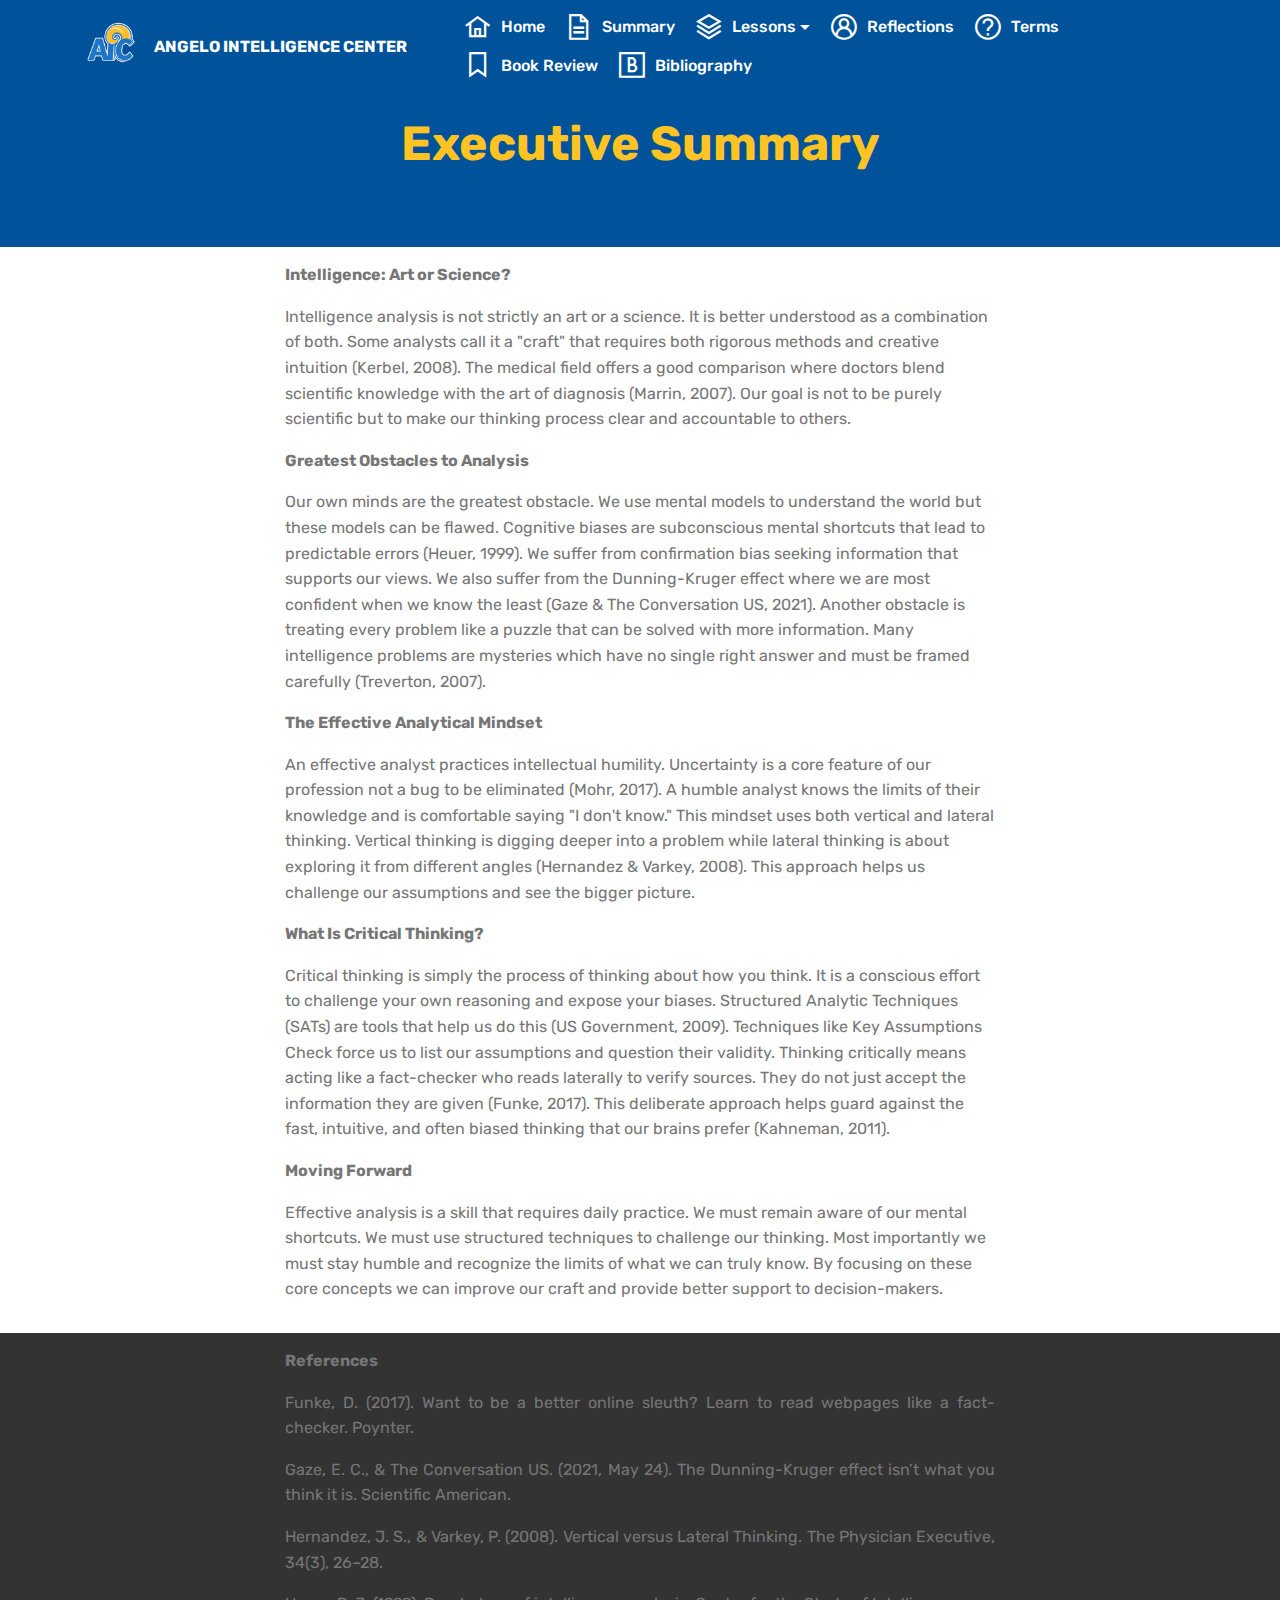
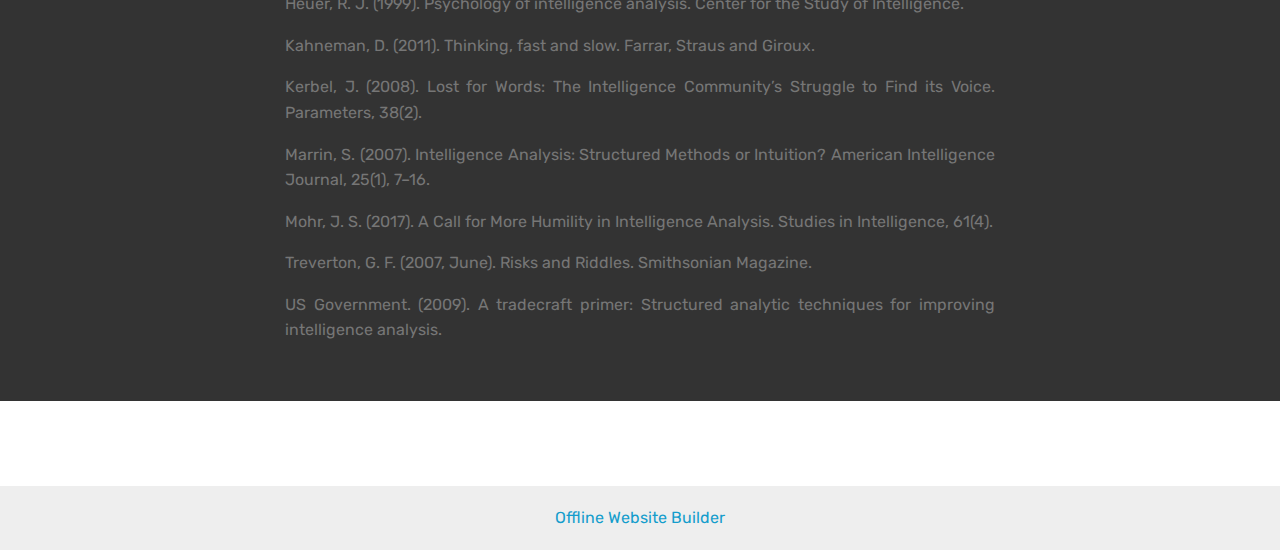
<file: summary.html>
<!DOCTYPE html>
<html  >
<head>
  <!-- Site made with Mobirise Website Builder v6.1.4, https://mobirise.com -->
  <meta charset="UTF-8">
  <meta http-equiv="X-UA-Compatible" content="IE=edge">
  <meta name="generator" content="Mobirise v6.1.4, mobirise.com">
  <meta name="viewport" content="width=device-width, initial-scale=1, minimum-scale=1">
  <link rel="shortcut icon" href="assets/images/chatgpt20image20oct20162020252006-45-2720pm-192x192.png" type="image/x-icon">
  <meta name="description" content="">
  
  
  <title>Summary</title>
  <link rel="stylesheet" href="assets/web/assets/mobirise-icons2/mobirise2.css">
  <link rel="stylesheet" href="assets/web/assets/mobirise-icons/mobirise-icons.css">
  <link rel="stylesheet" href="assets/bootstrap/css/bootstrap.min.css">
  <link rel="stylesheet" href="assets/bootstrap/css/bootstrap-grid.min.css">
  <link rel="stylesheet" href="assets/bootstrap/css/bootstrap-reboot.min.css">
  <link rel="stylesheet" href="assets/tether/tether.min.css">
  <link rel="stylesheet" href="assets/dropdown/css/style.css">
  <link rel="stylesheet" href="assets/theme/css/style.css">
  <link rel="preload" href="https://fonts.googleapis.com/css?family=Rubik:300,300i,400,400i,500,500i,700,700i,900,900i&display=swap" as="style" onload="this.onload=null;this.rel='stylesheet'">
  <noscript><link rel="stylesheet" href="https://fonts.googleapis.com/css?family=Rubik:300,300i,400,400i,500,500i,700,700i,900,900i&display=swap"></noscript>
  <link rel="preload" as="style" href="assets/mobirise/css/mbr-additional.css?v=yJVMni"><link rel="stylesheet" href="assets/mobirise/css/mbr-additional.css?v=yJVMni" type="text/css">

  
  
  
</head>
<body>
  
  <section class="menu cid-v01RWECv05" once="menu" id="menu1-7g">

    

    <nav class="navbar navbar-expand beta-menu navbar-dropdown align-items-center navbar-fixed-top navbar-toggleable-sm">
        <button class="navbar-toggler navbar-toggler-right" type="button" data-toggle="collapse" data-target="#navbarSupportedContent" aria-controls="navbarSupportedContent" aria-expanded="false" aria-label="Toggle navigation">
            <div class="hamburger">
                <span></span>
                <span></span>
                <span></span>
                <span></span>
            </div>
        </button>
        <div class="menu-logo">
            <div class="navbar-brand">
                <span class="navbar-logo">
                    <a href="https://teekey.github.io/INA-3304">
                         <img src="assets/images/chatgpt20image20oct20162020252006-45-2720pm-192x192.png" alt="Mobirise" title="" style="height: 3.8rem;">
                    </a>
                </span>
                <span class="navbar-caption-wrap"><a class="navbar-caption text-white display-4" href="https://teekey.github.io/INA-3304/">
                        ANGELO INTELLIGENCE CENTER</a></span>
            </div>
        </div>
        <div class="collapse navbar-collapse" id="navbarSupportedContent">
            <ul class="navbar-nav nav-dropdown nav-right" data-app-modern-menu="true"><li class="nav-item">
                    <a class="nav-link link text-white display-4" href="index.html"><span class="mobi-mbri mobi-mbri-home mbr-iconfont mbr-iconfont-btn"></span>
                        
                        Home</a>
                </li><li class="nav-item"><a class="nav-link link text-white display-4" href="summary.html"><span class="mobi-mbri mobi-mbri-file mbr-iconfont mbr-iconfont-btn"></span>
                        
                        Summary</a></li>
                <li class="nav-item dropdown"><a class="nav-link link text-white dropdown-toggle display-4" href="https://mobirise.com" data-toggle="dropdown-submenu" aria-expanded="false"><span class="mobi-mbri mobi-mbri-layers mbr-iconfont mbr-iconfont-btn"></span>
                        
                        Lessons</a><div class="dropdown-menu"><a class="text-white dropdown-item display-4" href="lesson1.html">Lesson 1</a><a class="text-white dropdown-item text-primary display-4" href="lesson2.html">Lesson 2<br></a><a class="text-white dropdown-item text-primary display-4" href="page8.html">Lesson 3</a><a class="text-white dropdown-item text-primary display-4" href="page9.html">Lesson 4</a><a class="text-white dropdown-item text-primary display-4" href="page10.html">Lesson 5</a><a class="text-white dropdown-item text-primary display-4" href="page12.html">Lesson 6</a><a class="text-white dropdown-item text-primary display-4" href="page13.html">Lesson 7</a><a class="text-white dropdown-item text-primary display-4" href="page14.html">Lesson 8</a></div></li><li class="nav-item"><a class="nav-link link text-white display-4" href="reflections.html"><span class="mobi-mbri mobi-mbri-user-2 mbr-iconfont mbr-iconfont-btn"></span>Reflections<br></a></li><li class="nav-item">
                    <a class="nav-link link text-white display-4" href="terms.html"><span class="mobi-mbri mobi-mbri-help mbr-iconfont mbr-iconfont-btn"></span>
                        
                        Terms</a>
                </li><li class="nav-item"><a class="nav-link link text-white display-4" href="page11.html"><span class="mobi-mbri mobi-mbri-bookmark mbr-iconfont mbr-iconfont-btn"></span>Book Review</a></li><li class="nav-item"><a class="nav-link link text-white display-4" href="bibliography.html"><span class="mobi-mbri mobi-mbri-bootstrap mbr-iconfont mbr-iconfont-btn"></span>Bibliography</a></li></ul>
            
        </div>
    </nav>
</section>

<section class="mbr-section content5 cid-rYsx3daHP3" id="content5-4">

    

    

    <div class="container">
        <div class="media-container-row">
            <div class="title col-12 col-md-8">
                <h2 class="align-center mbr-bold mbr-white pb-3 mbr-fonts-style display-1">Executive Summary</h2>
                <h3 class="mbr-section-subtitle align-center mbr-light mbr-white pb-3 mbr-fonts-style display-5">
                    <br>
                </h3>
                
                
            </div>
        </div>
    </div>
</section>

<section class="mbr-section article content1 cid-rYsxdhAMja" id="content1-5">
    
     

    <div class="container">
        <div class="media-container-row">
            <div class="mbr-text col-12 mbr-fonts-style display-7 col-md-8"><p><strong style="font-size: 1rem;">Intelligence: Art or Science?</strong><br></p><p>Intelligence analysis is not strictly an art or a science. It is better understood as a combination of both. Some analysts call it a "craft" that requires both rigorous methods and creative intuition (Kerbel, 2008). The medical field offers a good comparison where doctors blend scientific knowledge with the art of diagnosis (Marrin, 2007). Our goal is not to be purely scientific but to make our thinking process clear and accountable to others.
</p><p><strong>Greatest Obstacles to Analysis
</strong></p><p>Our own minds are the greatest obstacle. We use mental models to understand the world but these models can be flawed. Cognitive biases are subconscious mental shortcuts that lead to predictable errors (Heuer, 1999). We suffer from confirmation bias seeking information that supports our views. We also suffer from the Dunning-Kruger effect where we are most confident when we know the least (Gaze &amp; The Conversation US, 2021). Another obstacle is treating every problem like a puzzle that can be solved with more information. Many intelligence problems are mysteries which have no single right answer and must be framed carefully (Treverton, 2007).
</p><p><strong>The Effective Analytical Mindset
</strong></p><p>An effective analyst practices intellectual humility. Uncertainty is a core feature of our profession not a bug to be eliminated (Mohr, 2017). A humble analyst knows the limits of their knowledge and is comfortable saying "I don't know." This mindset uses both vertical and lateral thinking. Vertical thinking is digging deeper into a problem while lateral thinking is about exploring it from different angles (Hernandez &amp; Varkey, 2008). This approach helps us challenge our assumptions and see the bigger picture.
</p><p><strong>What Is Critical Thinking?
</strong></p><p>Critical thinking is simply the process of thinking about how you think. It is a conscious effort to challenge your own reasoning and expose your biases. Structured Analytic Techniques (SATs) are tools that help us do this (US Government, 2009). Techniques like Key Assumptions Check force us to list our assumptions and question their validity. Thinking critically means acting like a fact-checker who reads laterally to verify sources. They do not just accept the information they are given (Funke, 2017). This deliberate approach helps guard against the fast, intuitive, and often biased thinking that our brains prefer (Kahneman, 2011).
</p><p><strong>Moving Forward
</strong></p><p>Effective analysis is a skill that requires daily practice. We must remain aware of our mental shortcuts. We must use structured techniques to challenge our thinking. Most importantly we must stay humble and recognize the limits of what we can truly know. By focusing on these core concepts we can improve our craft and provide better support to decision-makers.</p></div>
        </div>
    </div>
</section>

<section class="mbr-section article content1 cid-rYz9QdNtHX" id="content1-2y">
    
     

    <div class="container">
        <div class="media-container-row">
            <div class="mbr-text col-12 mbr-fonts-style display-7 col-md-8"><p><strong>References</strong></p><p>Funke, D. (2017). Want to be a better online sleuth? Learn to read webpages like a fact-checker. Poynter.
</p><p>Gaze, E. C., &amp; The Conversation US. (2021, May 24). The Dunning-Kruger effect isn’t what you think it is. Scientific American.
</p><p>Hernandez, J. S., &amp; Varkey, P. (2008). Vertical versus Lateral Thinking. The Physician Executive, 34(3), 26–28.
</p><p>Heuer, R. J. (1999). Psychology of intelligence analysis. Center for the Study of Intelligence.
</p><p>Kahneman, D. (2011). Thinking, fast and slow. Farrar, Straus and Giroux.
</p><p>Kerbel, J. (2008). Lost for Words: The Intelligence Community’s Struggle to Find its Voice. Parameters, 38(2).
</p><p>Marrin, S. (2007). Intelligence Analysis: Structured Methods or Intuition? American Intelligence Journal, 25(1), 7–16.
</p><p>Mohr, J. S. (2017). A Call for More Humility in Intelligence Analysis. Studies in Intelligence, 61(4).
</p><p>Treverton, G. F. (2007, June). Risks and Riddles. Smithsonian Magazine.
</p><p>US Government. (2009). A tradecraft primer: Structured analytic techniques for improving intelligence analysis.</p><p><br></p><p></p></div>
        </div>
    </div>
</section>

<section once="footers" class="cid-rYsO0TnhHh mbr-reveal" id="footer6-z">

    

    

    <div class="container">
        <div class="media-container-row align-center mbr-white">
            <div class="col-12">
                <p class="mbr-text mb-0 mbr-fonts-style display-7">
                    © Copyright 2025  - All Rights Reserved
                </p>
            </div>
        </div>
    </div>
</section><section class="display-7" style="padding: 0;align-items: center;justify-content: center;flex-wrap: wrap;    align-content: center;display: flex;position: relative;height: 4rem;"><a href="https://mobiri.se/1946671" style="flex: 1 1;height: 4rem;position: absolute;width: 100%;z-index: 1;"><img alt="" style="height: 4rem;" src="[data-uri]"></a><p style="margin: 0;text-align: center;" class="display-7">&#8204;</p><a style="z-index:1" href="https://mobirise.com/offline-website-builder.html">Offline Website Builder</a></section><script src="assets/popper/popper.min.js"></script>  <script src="assets/web/assets/jquery/jquery.min.js"></script>  <script src="assets/bootstrap/js/bootstrap.min.js"></script>  <script src="assets/tether/tether.min.js"></script>  <script src="assets/smoothscroll/smooth-scroll.js"></script>  <script src="assets/dropdown/js/nav-dropdown.js"></script>  <script src="assets/dropdown/js/navbar-dropdown.js"></script>  <script src="assets/touchswipe/jquery.touch-swipe.min.js"></script>  <script src="assets/theme/js/script.js"></script>  
  
  
</body>
</html>
</file>
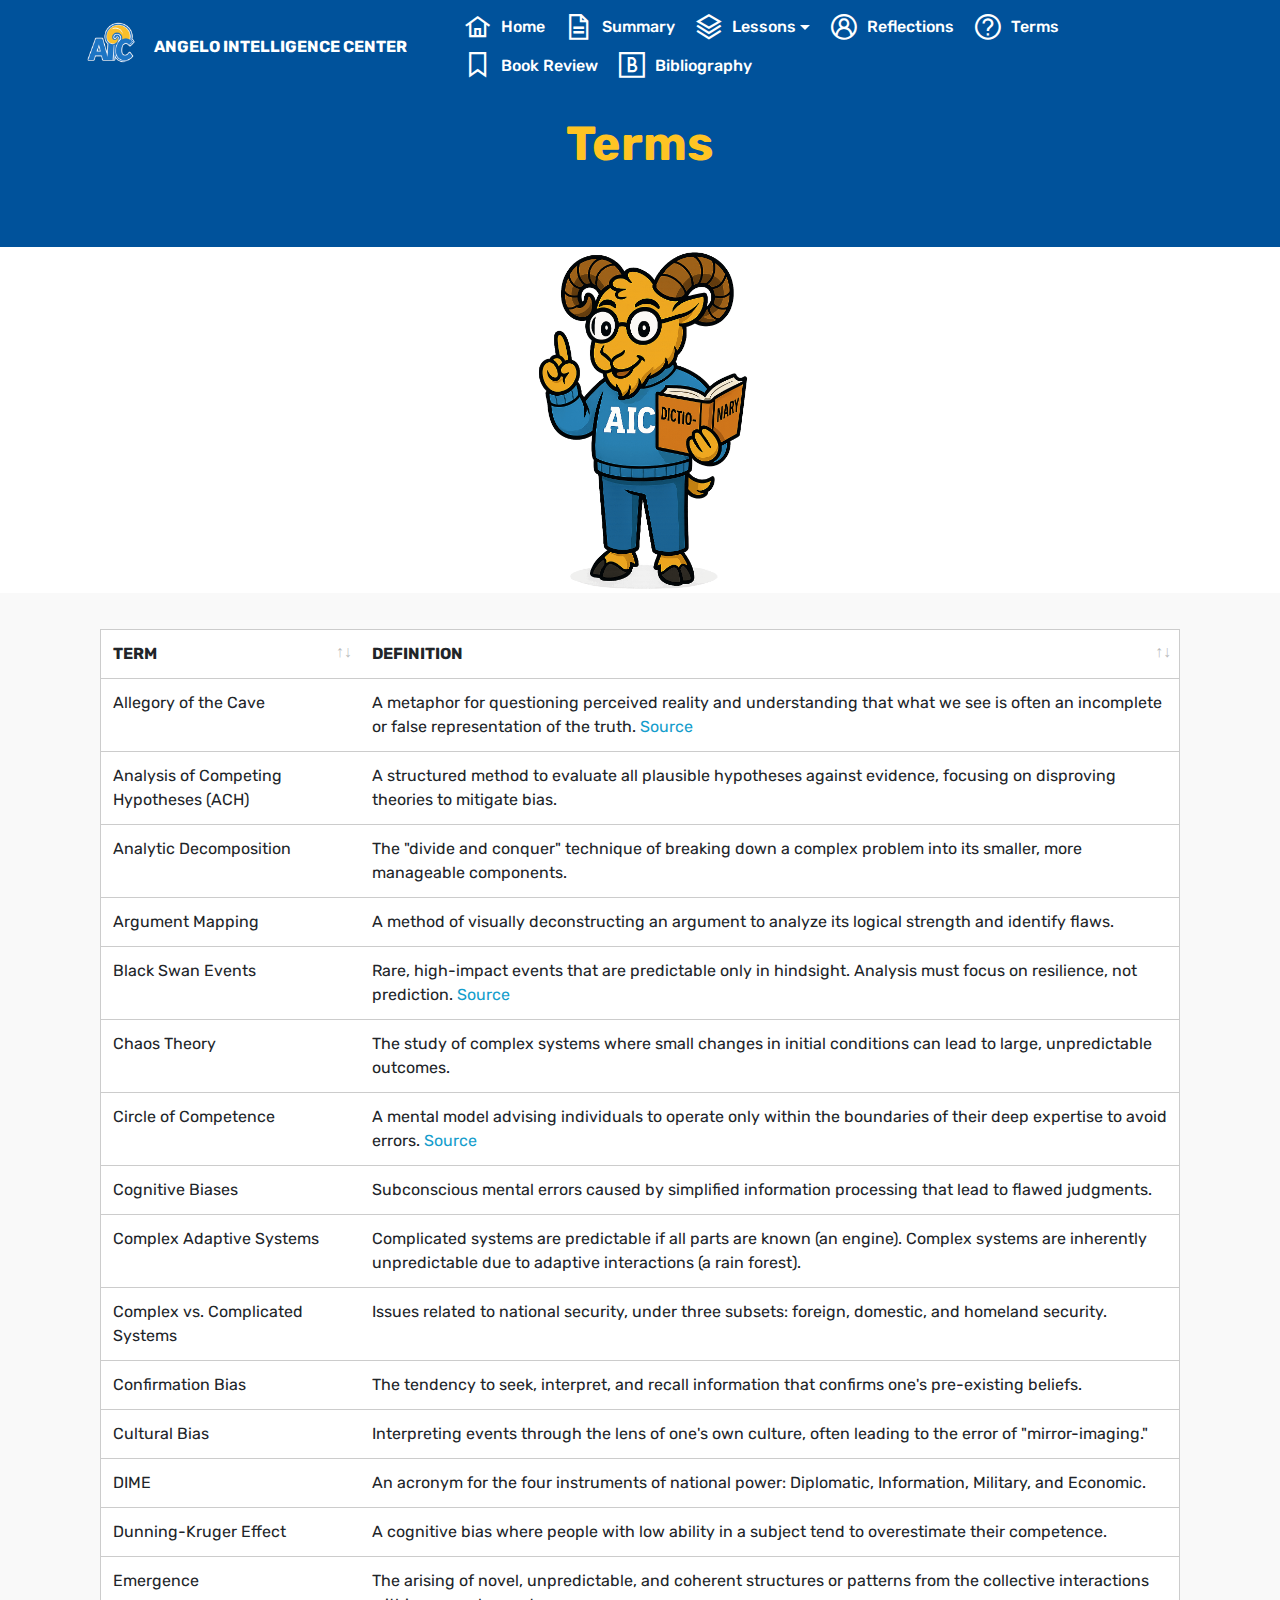
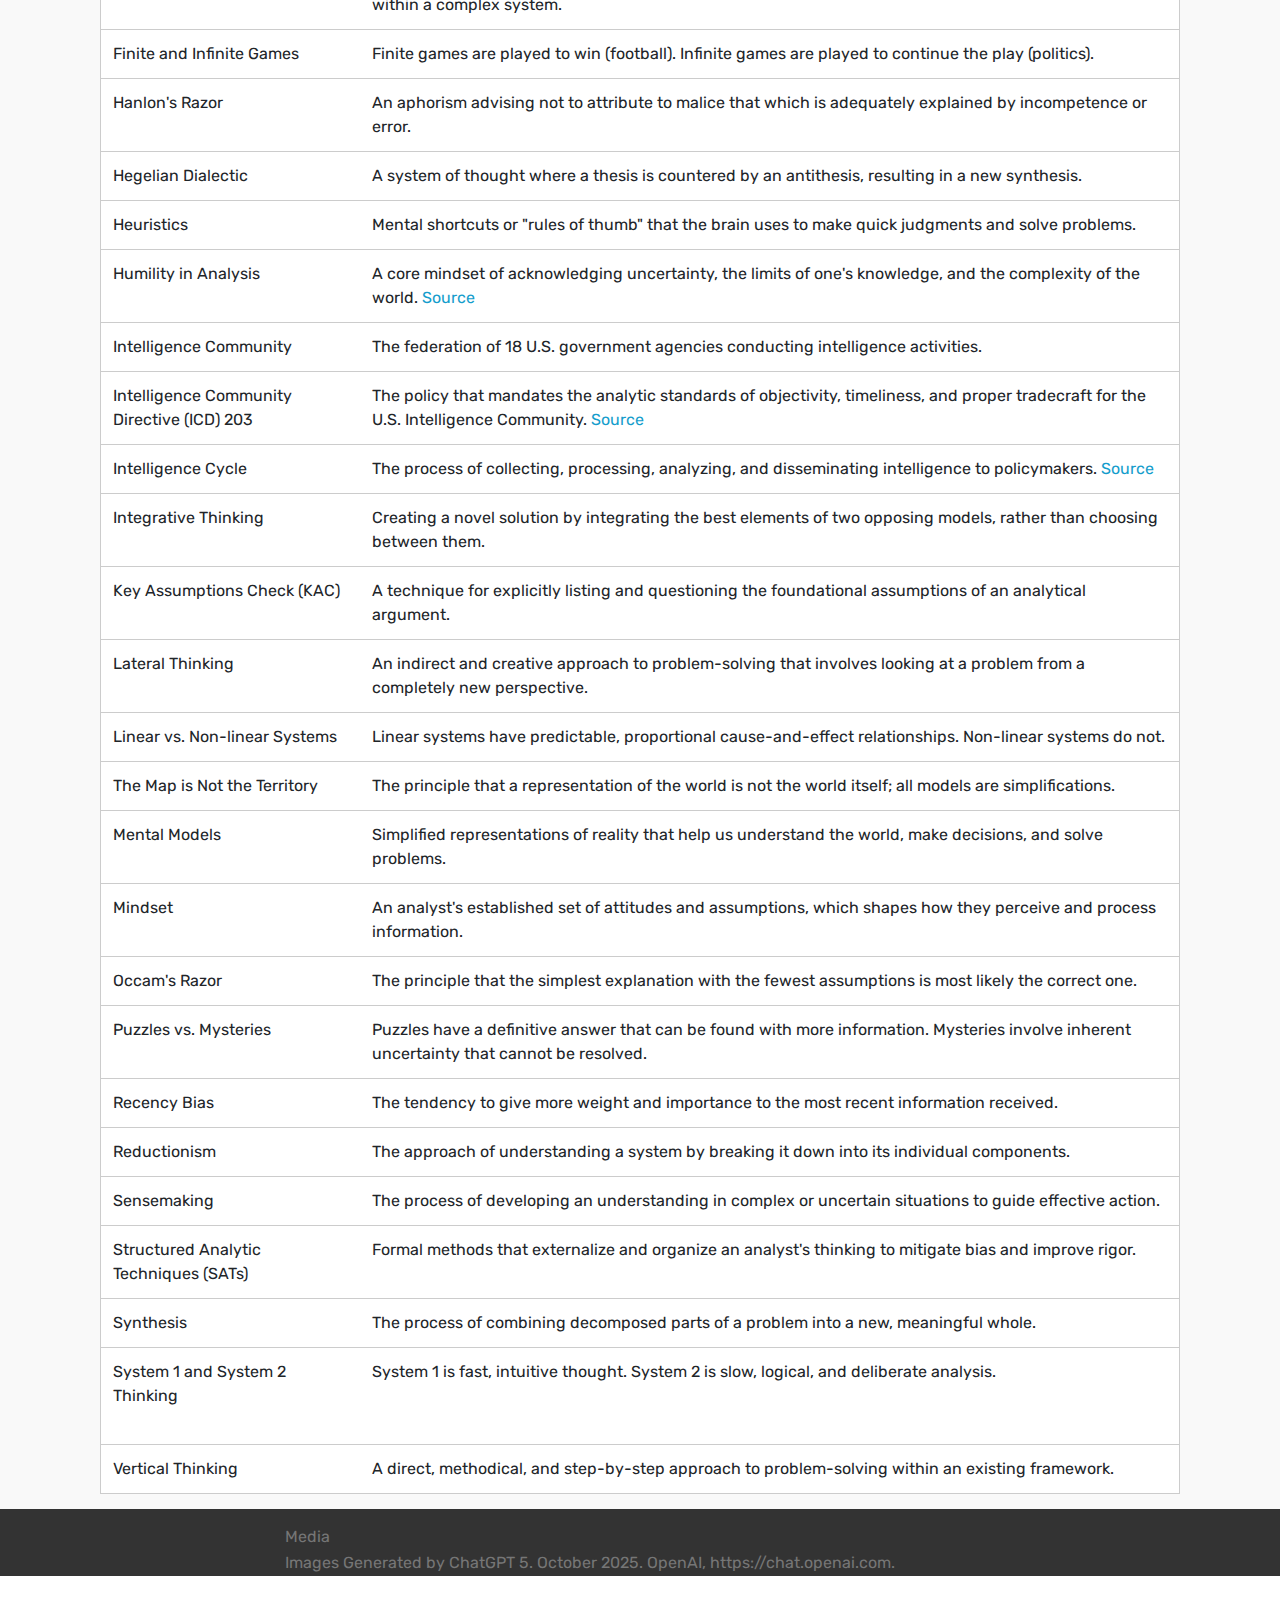
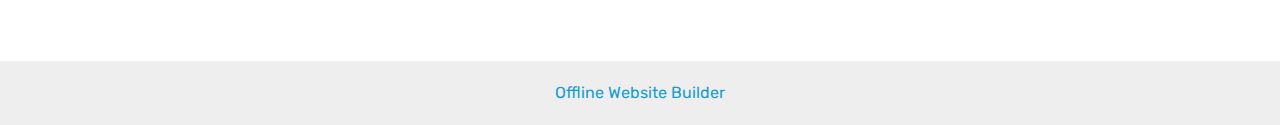
<file: terms.html>
<!DOCTYPE html>
<html  >
<head>
  <!-- Site made with Mobirise Website Builder v6.1.4, https://mobirise.com -->
  <meta charset="UTF-8">
  <meta http-equiv="X-UA-Compatible" content="IE=edge">
  <meta name="generator" content="Mobirise v6.1.4, mobirise.com">
  <meta name="viewport" content="width=device-width, initial-scale=1, minimum-scale=1">
  <link rel="shortcut icon" href="assets/images/chatgpt20image20oct20162020252006-45-2720pm-192x192.png" type="image/x-icon">
  <meta name="description" content="">
  
  
  <title>Terms</title>
  <link rel="stylesheet" href="assets/web/assets/mobirise-icons2/mobirise2.css">
  <link rel="stylesheet" href="assets/web/assets/mobirise-icons/mobirise-icons.css">
  <link rel="stylesheet" href="assets/bootstrap/css/bootstrap.min.css">
  <link rel="stylesheet" href="assets/bootstrap/css/bootstrap-grid.min.css">
  <link rel="stylesheet" href="assets/bootstrap/css/bootstrap-reboot.min.css">
  <link rel="stylesheet" href="assets/tether/tether.min.css">
  <link rel="stylesheet" href="assets/datatables/data-tables.bootstrap4.min.css">
  <link rel="stylesheet" href="assets/dropdown/css/style.css">
  <link rel="stylesheet" href="assets/theme/css/style.css">
  <link rel="preload" href="https://fonts.googleapis.com/css?family=Rubik:300,300i,400,400i,500,500i,700,700i,900,900i&display=swap" as="style" onload="this.onload=null;this.rel='stylesheet'">
  <noscript><link rel="stylesheet" href="https://fonts.googleapis.com/css?family=Rubik:300,300i,400,400i,500,500i,700,700i,900,900i&display=swap"></noscript>
  <link rel="preload" as="style" href="assets/mobirise/css/mbr-additional.css?v=mOzpOG"><link rel="stylesheet" href="assets/mobirise/css/mbr-additional.css?v=mOzpOG" type="text/css">

  
  
  
</head>
<body>
  
  <section class="menu cid-v01RWECv05" once="menu" id="menu1-7g">

    

    <nav class="navbar navbar-expand beta-menu navbar-dropdown align-items-center navbar-fixed-top navbar-toggleable-sm">
        <button class="navbar-toggler navbar-toggler-right" type="button" data-toggle="collapse" data-target="#navbarSupportedContent" aria-controls="navbarSupportedContent" aria-expanded="false" aria-label="Toggle navigation">
            <div class="hamburger">
                <span></span>
                <span></span>
                <span></span>
                <span></span>
            </div>
        </button>
        <div class="menu-logo">
            <div class="navbar-brand">
                <span class="navbar-logo">
                    <a href="https://teekey.github.io/INA-3304">
                         <img src="assets/images/chatgpt20image20oct20162020252006-45-2720pm-192x192.png" alt="Mobirise" title="" style="height: 3.8rem;">
                    </a>
                </span>
                <span class="navbar-caption-wrap"><a class="navbar-caption text-white display-4" href="https://teekey.github.io/INA-3304/">
                        ANGELO INTELLIGENCE CENTER</a></span>
            </div>
        </div>
        <div class="collapse navbar-collapse" id="navbarSupportedContent">
            <ul class="navbar-nav nav-dropdown nav-right" data-app-modern-menu="true"><li class="nav-item">
                    <a class="nav-link link text-white display-4" href="index.html"><span class="mobi-mbri mobi-mbri-home mbr-iconfont mbr-iconfont-btn"></span>
                        
                        Home</a>
                </li><li class="nav-item"><a class="nav-link link text-white display-4" href="summary.html"><span class="mobi-mbri mobi-mbri-file mbr-iconfont mbr-iconfont-btn"></span>
                        
                        Summary</a></li>
                <li class="nav-item dropdown"><a class="nav-link link text-white dropdown-toggle display-4" href="https://mobirise.com" data-toggle="dropdown-submenu" aria-expanded="false"><span class="mobi-mbri mobi-mbri-layers mbr-iconfont mbr-iconfont-btn"></span>
                        
                        Lessons</a><div class="dropdown-menu"><a class="text-white dropdown-item display-4" href="lesson1.html">Lesson 1</a><a class="text-white dropdown-item text-primary display-4" href="lesson2.html">Lesson 2<br></a><a class="text-white dropdown-item text-primary display-4" href="page8.html">Lesson 3</a><a class="text-white dropdown-item text-primary display-4" href="page9.html">Lesson 4</a><a class="text-white dropdown-item text-primary display-4" href="page10.html">Lesson 5</a><a class="text-white dropdown-item text-primary display-4" href="page12.html">Lesson 6</a><a class="text-white dropdown-item text-primary display-4" href="page13.html">Lesson 7</a><a class="text-white dropdown-item text-primary display-4" href="page14.html">Lesson 8</a></div></li><li class="nav-item"><a class="nav-link link text-white display-4" href="reflections.html"><span class="mobi-mbri mobi-mbri-user-2 mbr-iconfont mbr-iconfont-btn"></span>Reflections<br></a></li><li class="nav-item">
                    <a class="nav-link link text-white display-4" href="terms.html"><span class="mobi-mbri mobi-mbri-help mbr-iconfont mbr-iconfont-btn"></span>
                        
                        Terms</a>
                </li><li class="nav-item"><a class="nav-link link text-white display-4" href="page11.html"><span class="mobi-mbri mobi-mbri-bookmark mbr-iconfont mbr-iconfont-btn"></span>Book Review</a></li><li class="nav-item"><a class="nav-link link text-white display-4" href="bibliography.html"><span class="mobi-mbri mobi-mbri-bootstrap mbr-iconfont mbr-iconfont-btn"></span>Bibliography</a></li></ul>
            
        </div>
    </nav>
</section>

<section class="mbr-section content5 cid-rYsMgORz1C" id="content5-p">

    

    

    <div class="container">
        <div class="media-container-row">
            <div class="title col-12 col-md-8">
                <h2 class="align-center mbr-bold mbr-white pb-3 mbr-fonts-style display-1">
                    Terms</h2>
                <h3 class="mbr-section-subtitle align-center mbr-light mbr-white pb-3 mbr-fonts-style display-5">&nbsp;</h3>
                
                
            </div>
        </div>
    </div>
</section>

<section class="cid-v01AoCaD77" id="image1-6p">

    

    <figure class="mbr-figure container">
        <div class="image-block" style="width: 20%;">
            <img src="assets/images/chatgpt20image20oct20182020252007-38-1920pm-859x1340.png" width="1400" alt="Mobirise">
            
        </div>
    </figure>
</section>

<section class="section-table cid-rYyriIc8bS" id="table1-2w">

  
  
  <div class="container container-table">
      
      
      <div class="table-wrapper">
        <div class="container">
          
        </div>

        <div class="container scroll">
          <table class="table" cellspacing="0">
            <thead>
              <tr class="table-heads ">
                  
                  
                  
                  
              <th class="head-item mbr-fonts-style display-7">TERM</th><th class="head-item mbr-fonts-style display-7">
                      DEFINITION</th></tr>
            </thead>

            <tbody>
              
              
              
              
            <tr> 
                
                
                
                
              <td class="body-item mbr-fonts-style display-7">Allegory of the Cave</td><td class="body-item mbr-fonts-style display-7">A metaphor for questioning perceived reality and understanding that what we see is often an incomplete or false representation of the truth. <strong><a href="https://scholar.harvard.edu/files/seyer/files/plato_republic_514b-518d_allegory-of-the-cave.pdf" class="text-primary" target="_blank">Source</a></strong><br></td></tr><tr>
                
                
                
                
              <td class="body-item mbr-fonts-style display-7">Analysis of Competing Hypotheses (ACH)</td><td class="body-item mbr-fonts-style display-7">A structured method to evaluate all plausible hypotheses against evidence, focusing on disproving theories to mitigate bias.<br></td></tr><tr>
                
                
                
                
              <td class="body-item mbr-fonts-style display-7">Analytic Decomposition</td><td class="body-item mbr-fonts-style display-7">The "divide and conquer" technique of breaking down a complex problem into its smaller, more manageable components.<br></td></tr><tr>
                
                
                
                
              <td class="body-item mbr-fonts-style display-7">Argument Mapping</td><td class="body-item mbr-fonts-style display-7">A method of visually deconstructing an argument to analyze its logical strength and identify flaws.<br></td></tr><tr>
                
                
                
                
              <td class="body-item mbr-fonts-style display-7">Black Swan Events</td><td class="body-item mbr-fonts-style display-7">Rare, high-impact events that are predictable only in hindsight. Analysis must focus on resilience, not prediction. <strong><a href="https://en.wikipedia.org/wiki/The_Black_Swan:_The_Impact_of_the_Highly_Improbable" class="text-primary" target="_blank">Source</a></strong><br></td></tr><tr>
                
                
                
                
              <td class="body-item mbr-fonts-style display-7">Chaos Theory</td><td class="body-item mbr-fonts-style display-7">The study of complex systems where small changes in initial conditions can lead to large, unpredictable outcomes.<br></td></tr><tr>
                
                
                
                
              <td class="body-item mbr-fonts-style display-7">Circle of Competence</td><td class="body-item mbr-fonts-style display-7">A mental model advising individuals to operate only within the boundaries of their deep expertise to avoid errors. <strong><a href="https://fs.blog/circle-of-competence/" class="text-primary" target="_blank">Source</a></strong><br></td></tr><tr>
                
                
                
                
              <td class="body-item mbr-fonts-style display-7">Cognitive Biases</td><td class="body-item mbr-fonts-style display-7">Subconscious mental errors caused by simplified information processing that lead to flawed judgments.<br></td></tr><tr>
                
                
                
                
              <td class="body-item mbr-fonts-style display-7">Complex Adaptive Systems</td><td class="body-item mbr-fonts-style display-7">Complicated systems are predictable if all parts are known (an engine). Complex systems are inherently unpredictable due to adaptive interactions (a rain forest).</td></tr><tr>
                
                
                
                
              <td class="body-item mbr-fonts-style display-7">Complex vs. Complicated Systems</td><td class="body-item mbr-fonts-style display-7">Issues related to national security, under three subsets: foreign, domestic, and homeland security.</td></tr><tr>
                
                
                
                
              <td class="body-item mbr-fonts-style display-7">Confirmation Bias</td><td class="body-item mbr-fonts-style display-7">The tendency to seek, interpret, and recall information that confirms one's pre-existing beliefs.<br></td></tr><tr>
                
                
                
                
              <td class="body-item mbr-fonts-style display-7">Cultural Bias</td><td class="body-item mbr-fonts-style display-7">Interpreting events through the lens of one's own culture, often leading to the error of "mirror-imaging."<br></td></tr><tr>
                
                
                
                
              <td class="body-item mbr-fonts-style display-7">DIME&nbsp;</td><td class="body-item mbr-fonts-style display-7">An acronym for the four instruments of national power: Diplomatic, Information, Military, and Economic.<br></td></tr><tr>
                
                
                
                
              <td class="body-item mbr-fonts-style display-7">Dunning-Kruger Effect</td><td class="body-item mbr-fonts-style display-7">A cognitive bias where people with low ability in a subject tend to overestimate their competence.<br></td></tr><tr>
                
                
                
                
              <td class="body-item mbr-fonts-style display-7">Emergence</td><td class="body-item mbr-fonts-style display-7">The arising of novel, unpredictable, and coherent structures or patterns from the collective interactions within a complex system.<br></td></tr><tr>
                
                
                
                
              <td class="body-item mbr-fonts-style display-7">Finite and Infinite Games</td><td class="body-item mbr-fonts-style display-7">Finite games are played to win (football). Infinite games are played to continue the play (politics).<br></td></tr><tr>
                
                
                
                
              <td class="body-item mbr-fonts-style display-7">Hanlon's Razor</td><td class="body-item mbr-fonts-style display-7">An aphorism advising not to attribute to malice that which is adequately explained by incompetence or error.<br></td></tr><tr>
                
                
                
                
              <td class="body-item mbr-fonts-style display-7">Hegelian Dialectic</td><td class="body-item mbr-fonts-style display-7">A system of thought where a thesis is countered by an antithesis, resulting in a new synthesis.<br></td></tr><tr>
                
                
                
                
              <td class="body-item mbr-fonts-style display-7">Heuristics</td><td class="body-item mbr-fonts-style display-7">Mental shortcuts or "rules of thumb" that the brain uses to make quick judgments and solve problems.<br></td></tr><tr>
                
                
                
                
              <td class="body-item mbr-fonts-style display-7">Humility in Analysis<br></td><td class="body-item mbr-fonts-style display-7">A core mindset of acknowledging uncertainty, the limits of one's knowledge, and the complexity of the world. <strong><a href="https://www.cia.gov/resources/csi/static/a-call-for-humility.pdf" class="text-primary">Source</a></strong><br></td></tr><tr>
                
                
                
                
              <td class="body-item mbr-fonts-style display-7">Intelligence Community<br></td><td class="body-item mbr-fonts-style display-7">The federation of 18 U.S. government agencies conducting intelligence activities.<br></td></tr><tr>
                
                
                
                
              <td class="body-item mbr-fonts-style display-7">Intelligence Community Directive (ICD) 203<br></td><td class="body-item mbr-fonts-style display-7">The policy that mandates the analytic standards of objectivity, timeliness, and proper tradecraft for the U.S. Intelligence Community. <strong><a href="https://www.dni.gov/files/documents/ICD/ICD-203.pdf" class="text-primary" target="_blank">Source</a></strong><br></td></tr><tr>
                
                
                
                
              <td class="body-item mbr-fonts-style display-7">Intelligence Cycle<br></td><td class="body-item mbr-fonts-style display-7">The process of collecting, processing, analyzing, and disseminating intelligence to policymakers. <strong><a href="https://www.cia.gov/spy-kids/static/59d238b4b5f69e0497325e49f0769acf/Briefing-intelligence-cycle.pdf" class="text-primary" target="_blank">Source</a></strong><br></td></tr><tr>
                
                
                
                
              <td class="body-item mbr-fonts-style display-7">Integrative Thinking<br></td><td class="body-item mbr-fonts-style display-7">Creating a novel solution by integrating the best elements of two opposing models, rather than choosing between them.<br></td></tr><tr>
                
                
                
                
              <td class="body-item mbr-fonts-style display-7">Key Assumptions Check (KAC)<br></td><td class="body-item mbr-fonts-style display-7">A technique for explicitly listing and questioning the foundational assumptions of an analytical argument.<br></td></tr><tr>
                
                
                
                
              <td class="body-item mbr-fonts-style display-7">Lateral Thinking</td><td class="body-item mbr-fonts-style display-7">An indirect and creative approach to problem-solving that involves looking at a problem from a completely new perspective.<br></td></tr><tr>
                
                
                
                
              <td class="body-item mbr-fonts-style display-7">Linear vs. Non-linear Systems<br></td><td class="body-item mbr-fonts-style display-7">Linear systems have predictable, proportional cause-and-effect relationships. Non-linear systems do not.</td></tr><tr>
                
                
                
                
              <td class="body-item mbr-fonts-style display-7">The Map is Not the Territory<br></td><td class="body-item mbr-fonts-style display-7">The principle that a representation of the world is not the world itself; all models are simplifications.<br></td></tr><tr>
                
                
                
                
              <td class="body-item mbr-fonts-style display-7">Mental Models<br></td><td class="body-item mbr-fonts-style display-7">Simplified representations of reality that help us understand the world, make decisions, and solve problems.</td></tr><tr>
                
                
                
                
              <td class="body-item mbr-fonts-style display-7">Mindset
<br><br></td><td class="body-item mbr-fonts-style display-7">An analyst's established set of attitudes and assumptions, which shapes how they perceive and process information.<br></td></tr><tr>
                
                
                
                
              <td class="body-item mbr-fonts-style display-7">Occam's Razor</td><td class="body-item mbr-fonts-style display-7">The principle that the simplest explanation with the fewest assumptions is most likely the correct one.<br></td></tr><tr>
                
                
                
                
              <td class="body-item mbr-fonts-style display-7">Puzzles vs. Mysteries<br><br></td><td class="body-item mbr-fonts-style display-7">Puzzles have a definitive answer that can be found with more information. Mysteries involve inherent uncertainty that cannot be resolved.<br></td></tr><tr>
                
                
                
                
              <td class="body-item mbr-fonts-style display-7">Recency Bias</td><td class="body-item mbr-fonts-style display-7">The tendency to give more weight and importance to the most recent information received.<br></td></tr><tr>
                
                
                
                
              <td class="body-item mbr-fonts-style display-7">Reductionism<br></td><td class="body-item mbr-fonts-style display-7">The approach of understanding a system by breaking it down into its individual components.<br></td></tr><tr>
                
                
                
                
              <td class="body-item mbr-fonts-style display-7">Sensemaking<br></td><td class="body-item mbr-fonts-style display-7">The process of developing an understanding in complex or uncertain situations to guide effective action.<br></td></tr><tr>
                
                
                
                
              <td class="body-item mbr-fonts-style display-7">Structured Analytic Techniques (SATs)<br></td><td class="body-item mbr-fonts-style display-7">Formal methods that externalize and organize an analyst's thinking to mitigate bias and improve rigor.<br></td></tr><tr>
                
                
                
                
              <td class="body-item mbr-fonts-style display-7">Synthesis</td><td class="body-item mbr-fonts-style display-7">The process of combining decomposed parts of a problem into a new, meaningful whole.<br></td></tr><tr>
                
                
                
                
              <td class="body-item mbr-fonts-style display-7">System 1 and System 2 Thinking<br><br></td><td class="body-item mbr-fonts-style display-7">System 1 is fast, intuitive thought. System 2 is slow, logical, and deliberate analysis.</td></tr><tr>
                
                
                
                
              <td class="body-item mbr-fonts-style display-7">Vertical Thinking</td><td class="body-item mbr-fonts-style display-7">A direct, methodical, and step-by-step approach to problem-solving within an existing framework.<br></td></tr></tbody>
          </table>
        </div>
        <div class="container table-info-container">
          
        </div>
      </div>
    </div>
</section>

<section class="mbr-section article content1 cid-rYyh6h7euL" id="content1-2u">
    
     

    <div class="container">
        <div class="media-container-row">
            <div class="mbr-text col-12 mbr-fonts-style display-7 col-md-8">Media
<div>Images Generated by ChatGPT 5. October 2025. OpenAI, https://chat.openai.com.</div></div>
        </div>
    </div>
</section>

<section once="footers" class="cid-rYsO0TnhHh mbr-reveal" id="footer6-z">

    

    

    <div class="container">
        <div class="media-container-row align-center mbr-white">
            <div class="col-12">
                <p class="mbr-text mb-0 mbr-fonts-style display-7">
                    © Copyright 2025  - All Rights Reserved
                </p>
            </div>
        </div>
    </div>
</section><section class="display-7" style="padding: 0;align-items: center;justify-content: center;flex-wrap: wrap;    align-content: center;display: flex;position: relative;height: 4rem;"><a href="https://mobiri.se/1946671" style="flex: 1 1;height: 4rem;position: absolute;width: 100%;z-index: 1;"><img alt="" style="height: 4rem;" src="[data-uri]"></a><p style="margin: 0;text-align: center;" class="display-7">&#8204;</p><a style="z-index:1" href="https://mobirise.com/offline-website-builder.html">Offline Website Builder</a></section><script src="assets/popper/popper.min.js"></script>  <script src="assets/web/assets/jquery/jquery.min.js"></script>  <script src="assets/bootstrap/js/bootstrap.min.js"></script>  <script src="assets/tether/tether.min.js"></script>  <script src="assets/smoothscroll/smooth-scroll.js"></script>  <script src="assets/datatables/jquery.data-tables.min.js"></script>  <script src="assets/datatables/data-tables.bootstrap4.min.js"></script>  <script src="assets/dropdown/js/nav-dropdown.js"></script>  <script src="assets/dropdown/js/navbar-dropdown.js"></script>  <script src="assets/touchswipe/jquery.touch-swipe.min.js"></script>  <script src="assets/theme/js/script.js"></script>  
  
  
</body>
</html>
</file>
<file: assets/web/assets/mobirise-icons2/mobirise2.css>
@font-face {
  font-family: 'Moririse2';
  font-display: swap;
  src:  url('mobirise2.eot?f2bix4');
  src:  url('mobirise2.eot?f2bix4#iefix') format('embedded-opentype'),
    url('mobirise2.ttf?f2bix4') format('truetype'),
    url('mobirise2.woff?f2bix4') format('woff'),
    url('mobirise2.svg?f2bix4#mobirise2') format('svg');
  font-weight: normal;
  font-style: normal;
}

[class^="mobi-"], [class*=" mobi-"] {
  /* use !important to prevent issues with browser extensions that change fonts */
  font-family: 'Moririse2' !important;
  speak: none;
  font-style: normal;
  font-weight: normal;
  font-variant: normal;
  text-transform: none;
  line-height: 1;

  /* Better Font Rendering =========== */
  -webkit-font-smoothing: antialiased;
  -moz-osx-font-smoothing: grayscale;
}

.mobi-mbri-add-submenu:before {
  content: "\e900";
}
.mobi-mbri-alert:before {
  content: "\e901";
}
.mobi-mbri-align-center:before {
  content: "\e902";
}
.mobi-mbri-align-justify:before {
  content: "\e903";
}
.mobi-mbri-align-left:before {
  content: "\e904";
}
.mobi-mbri-align-right:before {
  content: "\e905";
}
.mobi-mbri-android:before {
  content: "\e906";
}
.mobi-mbri-apple:before {
  content: "\e907";
}
.mobi-mbri-arrow-down:before {
  content: "\e908";
}
.mobi-mbri-arrow-next:before {
  content: "\e909";
}
.mobi-mbri-arrow-prev:before {
  content: "\e90a";
}
.mobi-mbri-arrow-up:before {
  content: "\e90b";
}
.mobi-mbri-bold:before {
  content: "\e90c";
}
.mobi-mbri-bookmark:before {
  content: "\e90d";
}
.mobi-mbri-bootstrap:before {
  content: "\e90e";
}
.mobi-mbri-briefcase:before {
  content: "\e90f";
}
.mobi-mbri-browse:before {
  content: "\e910";
}
.mobi-mbri-bulleted-list:before {
  content: "\e911";
}
.mobi-mbri-calendar:before {
  content: "\e912";
}
.mobi-mbri-camera:before {
  content: "\e913";
}
.mobi-mbri-cart-add:before {
  content: "\e914";
}
.mobi-mbri-cart-full:before {
  content: "\e915";
}
.mobi-mbri-cash:before {
  content: "\e916";
}
.mobi-mbri-change-style:before {
  content: "\e917";
}
.mobi-mbri-chat:before {
  content: "\e918";
}
.mobi-mbri-clock:before {
  content: "\e919";
}
.mobi-mbri-close:before {
  content: "\e91a";
}
.mobi-mbri-cloud:before {
  content: "\e91b";
}
.mobi-mbri-code:before {
  content: "\e91c";
}
.mobi-mbri-contact-form:before {
  content: "\e91d";
}
.mobi-mbri-credit-card:before {
  content: "\e91e";
}
.mobi-mbri-cursor-click:before {
  content: "\e91f";
}
.mobi-mbri-cust-feedback:before {
  content: "\e920";
}
.mobi-mbri-database:before {
  content: "\e921";
}
.mobi-mbri-delivery:before {
  content: "\e922";
}
.mobi-mbri-desktop:before {
  content: "\e923";
}
.mobi-mbri-devices:before {
  content: "\e924";
}
.mobi-mbri-down:before {
  content: "\e925";
}
.mobi-mbri-download-2:before {
  content: "\e926";
}
.mobi-mbri-download:before {
  content: "\e927";
}
.mobi-mbri-drag-n-drop-2:before {
  content: "\e928";
}
.mobi-mbri-drag-n-drop:before {
  content: "\e929";
}
.mobi-mbri-edit-2:before {
  content: "\e92a";
}
.mobi-mbri-edit:before {
  content: "\e92b";
}
.mobi-mbri-error:before {
  content: "\e92c";
}
.mobi-mbri-extension:before {
  content: "\e92d";
}
.mobi-mbri-features:before {
  content: "\e92e";
}
.mobi-mbri-file:before {
  content: "\e92f";
}
.mobi-mbri-flag:before {
  content: "\e930";
}
.mobi-mbri-folder:before {
  content: "\e931";
}
.mobi-mbri-gift:before {
  content: "\e932";
}
.mobi-mbri-github:before {
  content: "\e933";
}
.mobi-mbri-globe-2:before {
  content: "\e934";
}
.mobi-mbri-globe:before {
  content: "\e935";
}
.mobi-mbri-growing-chart:before {
  content: "\e936";
}
.mobi-mbri-hearth:before {
  content: "\e937";
}
.mobi-mbri-help:before {
  content: "\e938";
}
.mobi-mbri-home:before {
  content: "\e939";
}
.mobi-mbri-hot-cup:before {
  content: "\e93a";
}
.mobi-mbri-idea:before {
  content: "\e93b";
}
.mobi-mbri-image-gallery:before {
  content: "\e93c";
}
.mobi-mbri-image-slider:before {
  content: "\e93d";
}
.mobi-mbri-info:before {
  content: "\e93e";
}
.mobi-mbri-italic:before {
  content: "\e93f";
}
.mobi-mbri-key:before {
  content: "\e940";
}
.mobi-mbri-laptop:before {
  content: "\e941";
}
.mobi-mbri-layers:before {
  content: "\e942";
}
.mobi-mbri-left-right:before {
  content: "\e943";
}
.mobi-mbri-left:before {
  content: "\e944";
}
.mobi-mbri-letter:before {
  content: "\e945";
}
.mobi-mbri-like:before {
  content: "\e946";
}
.mobi-mbri-link:before {
  content: "\e947";
}
.mobi-mbri-lock:before {
  content: "\e948";
}
.mobi-mbri-login:before {
  content: "\e949";
}
.mobi-mbri-logout:before {
  content: "\e94a";
}
.mobi-mbri-magic-stick:before {
  content: "\e94b";
}
.mobi-mbri-map-pin:before {
  content: "\e94c";
}
.mobi-mbri-menu:before {
  content: "\e94d";
}
.mobi-mbri-mobile-2:before {
  content: "\e94e";
}
.mobi-mbri-mobile-horizontal:before {
  content: "\e94f";
}
.mobi-mbri-mobile:before {
  content: "\e950";
}
.mobi-mbri-mobirise:before {
  content: "\e951";
}
.mobi-mbri-more-horizontal:before {
  content: "\e952";
}
.mobi-mbri-more-vertical:before {
  content: "\e953";
}
.mobi-mbri-music:before {
  content: "\e954";
}
.mobi-mbri-new-file:before {
  content: "\e955";
}
.mobi-mbri-numbered-list:before {
  content: "\e956";
}
.mobi-mbri-opened-folder:before {
  content: "\e957";
}
.mobi-mbri-pages:before {
  content: "\e958";
}
.mobi-mbri-paper-plane:before {
  content: "\e959";
}
.mobi-mbri-paperclip:before {
  content: "\e95a";
}
.mobi-mbri-phone:before {
  content: "\e95b";
}
.mobi-mbri-photo:before {
  content: "\e95c";
}
.mobi-mbri-photos:before {
  content: "\e95d";
}
.mobi-mbri-pin:before {
  content: "\e95e";
}
.mobi-mbri-play:before {
  content: "\e95f";
}
.mobi-mbri-plus:before {
  content: "\e960";
}
.mobi-mbri-preview:before {
  content: "\e961";
}
.mobi-mbri-print:before {
  content: "\e962";
}
.mobi-mbri-protect:before {
  content: "\e963";
}
.mobi-mbri-question:before {
  content: "\e964";
}
.mobi-mbri-quote-left:before {
  content: "\e965";
}
.mobi-mbri-quote-right:before {
  content: "\e966";
}
.mobi-mbri-redo:before {
  content: "\e967";
}
.mobi-mbri-refresh:before {
  content: "\e968";
}
.mobi-mbri-responsive-2:before {
  content: "\e969";
}
.mobi-mbri-responsive:before {
  content: "\e96a";
}
.mobi-mbri-right:before {
  content: "\e96b";
}
.mobi-mbri-rocket:before {
  content: "\e96c";
}
.mobi-mbri-sad-face:before {
  content: "\e96d";
}
.mobi-mbri-sale:before {
  content: "\e96e";
}
.mobi-mbri-save:before {
  content: "\e96f";
}
.mobi-mbri-search:before {
  content: "\e970";
}
.mobi-mbri-setting-2:before {
  content: "\e971";
}
.mobi-mbri-setting-3:before {
  content: "\e972";
}
.mobi-mbri-setting:before {
  content: "\e973";
}
.mobi-mbri-share:before {
  content: "\e974";
}
.mobi-mbri-shopping-bag:before {
  content: "\e975";
}
.mobi-mbri-shopping-basket:before {
  content: "\e976";
}
.mobi-mbri-shopping-cart:before {
  content: "\e977";
}
.mobi-mbri-sites:before {
  content: "\e978";
}
.mobi-mbri-smile-face:before {
  content: "\e979";
}
.mobi-mbri-speed:before {
  content: "\e97a";
}
.mobi-mbri-star:before {
  content: "\e97b";
}
.mobi-mbri-success:before {
  content: "\e97c";
}
.mobi-mbri-sun:before {
  content: "\e97d";
}
.mobi-mbri-sun2:before {
  content: "\e97e";
}
.mobi-mbri-tablet-vertical:before {
  content: "\e97f";
}
.mobi-mbri-tablet:before {
  content: "\e980";
}
.mobi-mbri-target:before {
  content: "\e981";
}
.mobi-mbri-timer:before {
  content: "\e982";
}
.mobi-mbri-to-ftp:before {
  content: "\e983";
}
.mobi-mbri-to-local-drive:before {
  content: "\e984";
}
.mobi-mbri-touch-swipe:before {
  content: "\e985";
}
.mobi-mbri-touch:before {
  content: "\e986";
}
.mobi-mbri-trash:before {
  content: "\e987";
}
.mobi-mbri-underline:before {
  content: "\e988";
}
.mobi-mbri-undo:before {
  content: "\e989";
}
.mobi-mbri-unlink:before {
  content: "\e98a";
}
.mobi-mbri-unlock:before {
  content: "\e98b";
}
.mobi-mbri-up-down:before {
  content: "\e98c";
}
.mobi-mbri-up:before {
  content: "\e98d";
}
.mobi-mbri-update:before {
  content: "\e98e";
}
.mobi-mbri-upload-2:before {
  content: "\e98f";
}
.mobi-mbri-upload:before {
  content: "\e990";
}
.mobi-mbri-user-2:before {
  content: "\e991";
}
.mobi-mbri-user:before {
  content: "\e992";
}
.mobi-mbri-users:before {
  content: "\e993";
}
.mobi-mbri-video-play:before {
  content: "\e994";
}
.mobi-mbri-video:before {
  content: "\e995";
}
.mobi-mbri-watch:before {
  content: "\e996";
}
.mobi-mbri-website-theme-2:before {
  content: "\e997";
}
.mobi-mbri-website-theme:before {
  content: "\e998";
}
.mobi-mbri-wifi:before {
  content: "\e999";
}
.mobi-mbri-windows:before {
  content: "\e99a";
}
.mobi-mbri-zoom-in:before {
  content: "\e99b";
}
.mobi-mbri-zoom-out:before {
  content: "\e99c";
}
</file>
<file: assets/web/assets/mobirise-icons/mobirise-icons.css>
@font-face {
  font-family: 'MobiriseIcons';
  src:  url('mobirise-icons.eot?spat4u');
  src:  url('mobirise-icons.eot?spat4u#iefix') format('embedded-opentype'),
    url('mobirise-icons.ttf?spat4u') format('truetype'),
    url('mobirise-icons.woff?spat4u') format('woff'),
    url('mobirise-icons.svg?spat4u#MobiriseIcons') format('svg');
  font-weight: normal;
  font-style: normal;
  font-display: swap;
}

[class^="mbri-"], [class*=" mbri-"] {
  /* use !important to prevent issues with browser extensions that change fonts */
  font-family: MobiriseIcons !important;
  speak: none;
  font-style: normal;
  font-weight: normal;
  font-variant: normal;
  text-transform: none;
  line-height: 1;

  /* Better Font Rendering =========== */
  -webkit-font-smoothing: antialiased;
  -moz-osx-font-smoothing: grayscale;
}

.mbri-add-submenu:before {
  content: "\e900";
}
.mbri-alert:before {
  content: "\e901";
}
.mbri-align-center:before {
  content: "\e902";
}
.mbri-align-justify:before {
  content: "\e903";
}
.mbri-align-left:before {
  content: "\e904";
}
.mbri-align-right:before {
  content: "\e905";
}
.mbri-android:before {
  content: "\e906";
}
.mbri-apple:before {
  content: "\e907";
}
.mbri-arrow-down:before {
  content: "\e908";
}
.mbri-arrow-next:before {
  content: "\e909";
}
.mbri-arrow-prev:before {
  content: "\e90a";
}
.mbri-arrow-up:before {
  content: "\e90b";
}
.mbri-bold:before {
  content: "\e90c";
}
.mbri-bookmark:before {
  content: "\e90d";
}
.mbri-bootstrap:before {
  content: "\e90e";
}
.mbri-briefcase:before {
  content: "\e90f";
}
.mbri-browse:before {
  content: "\e910";
}
.mbri-bulleted-list:before {
  content: "\e911";
}
.mbri-calendar:before {
  content: "\e912";
}
.mbri-camera:before {
  content: "\e913";
}
.mbri-cart-add:before {
  content: "\e914";
}
.mbri-cart-full:before {
  content: "\e915";
}
.mbri-cash:before {
  content: "\e916";
}
.mbri-change-style:before {
  content: "\e917";
}
.mbri-chat:before {
  content: "\e918";
}
.mbri-clock:before {
  content: "\e919";
}
.mbri-close:before {
  content: "\e91a";
}
.mbri-cloud:before {
  content: "\e91b";
}
.mbri-code:before {
  content: "\e91c";
}
.mbri-contact-form:before {
  content: "\e91d";
}
.mbri-credit-card:before {
  content: "\e91e";
}
.mbri-cursor-click:before {
  content: "\e91f";
}
.mbri-cust-feedback:before {
  content: "\e920";
}
.mbri-database:before {
  content: "\e921";
}
.mbri-delivery:before {
  content: "\e922";
}
.mbri-desktop:before {
  content: "\e923";
}
.mbri-devices:before {
  content: "\e924";
}
.mbri-down:before {
  content: "\e925";
}
.mbri-download:before {
  content: "\e989";
}
.mbri-drag-n-drop:before {
  content: "\e927";
}
.mbri-drag-n-drop2:before {
  content: "\e928";
}
.mbri-edit:before {
  content: "\e929";
}
.mbri-edit2:before {
  content: "\e92a";
}
.mbri-error:before {
  content: "\e92b";
}
.mbri-extension:before {
  content: "\e92c";
}
.mbri-features:before {
  content: "\e92d";
}
.mbri-file:before {
  content: "\e92e";
}
.mbri-flag:before {
  content: "\e92f";
}
.mbri-folder:before {
  content: "\e930";
}
.mbri-gift:before {
  content: "\e931";
}
.mbri-github:before {
  content: "\e932";
}
.mbri-globe:before {
  content: "\e933";
}
.mbri-globe-2:before {
  content: "\e934";
}
.mbri-growing-chart:before {
  content: "\e935";
}
.mbri-hearth:before {
  content: "\e936";
}
.mbri-help:before {
  content: "\e937";
}
.mbri-home:before {
  content: "\e938";
}
.mbri-hot-cup:before {
  content: "\e939";
}
.mbri-idea:before {
  content: "\e93a";
}
.mbri-image-gallery:before {
  content: "\e93b";
}
.mbri-image-slider:before {
  content: "\e93c";
}
.mbri-info:before {
  content: "\e93d";
}
.mbri-italic:before {
  content: "\e93e";
}
.mbri-key:before {
  content: "\e93f";
}
.mbri-laptop:before {
  content: "\e940";
}
.mbri-layers:before {
  content: "\e941";
}
.mbri-left-right:before {
  content: "\e942";
}
.mbri-left:before {
  content: "\e943";
}
.mbri-letter:before {
  content: "\e944";
}
.mbri-like:before {
  content: "\e945";
}
.mbri-link:before {
  content: "\e946";
}
.mbri-lock:before {
  content: "\e947";
}
.mbri-login:before {
  content: "\e948";
}
.mbri-logout:before {
  content: "\e949";
}
.mbri-magic-stick:before {
  content: "\e94a";
}
.mbri-map-pin:before {
  content: "\e94b";
}
.mbri-menu:before {
  content: "\e94c";
}
.mbri-mobile:before {
  content: "\e94d";
}
.mbri-mobile2:before {
  content: "\e94e";
}
.mbri-mobirise:before {
  content: "\e94f";
}
.mbri-more-horizontal:before {
  content: "\e950";
}
.mbri-more-vertical:before {
  content: "\e951";
}
.mbri-music:before {
  content: "\e952";
}
.mbri-new-file:before {
  content: "\e953";
}
.mbri-numbered-list:before {
  content: "\e954";
}
.mbri-opened-folder:before {
  content: "\e955";
}
.mbri-pages:before {
  content: "\e956";
}
.mbri-paper-plane:before {
  content: "\e957";
}
.mbri-paperclip:before {
  content: "\e958";
}
.mbri-photo:before {
  content: "\e959";
}
.mbri-photos:before {
  content: "\e95a";
}
.mbri-pin:before {
  content: "\e95b";
}
.mbri-play:before {
  content: "\e95c";
}
.mbri-plus:before {
  content: "\e95d";
}
.mbri-preview:before {
  content: "\e95e";
}
.mbri-print:before {
  content: "\e95f";
}
.mbri-protect:before {
  content: "\e960";
}
.mbri-question:before {
  content: "\e961";
}
.mbri-quote-left:before {
  content: "\e962";
}
.mbri-quote-right:before {
  content: "\e963";
}
.mbri-refresh:before {
  content: "\e964";
}
.mbri-responsive:before {
  content: "\e965";
}
.mbri-right:before {
  content: "\e966";
}
.mbri-rocket:before {
  content: "\e967";
}
.mbri-sad-face:before {
  content: "\e968";
}
.mbri-sale:before {
  content: "\e969";
}
.mbri-save:before {
  content: "\e96a";
}
.mbri-search:before {
  content: "\e96b";
}
.mbri-setting:before {
  content: "\e96c";
}
.mbri-setting2:before {
  content: "\e96d";
}
.mbri-setting3:before {
  content: "\e96e";
}
.mbri-share:before {
  content: "\e96f";
}
.mbri-shopping-bag:before {
  content: "\e970";
}
.mbri-shopping-basket:before {
  content: "\e971";
}
.mbri-shopping-cart:before {
  content: "\e972";
}
.mbri-sites:before {
  content: "\e973";
}
.mbri-smile-face:before {
  content: "\e974";
}
.mbri-speed:before {
  content: "\e975";
}
.mbri-star:before {
  content: "\e976";
}
.mbri-success:before {
  content: "\e977";
}
.mbri-sun:before {
  content: "\e978";
}
.mbri-sun2:before {
  content: "\e979";
}
.mbri-tablet:before {
  content: "\e97a";
}
.mbri-tablet-vertical:before {
  content: "\e97b";
}
.mbri-target:before {
  content: "\e97c";
}
.mbri-timer:before {
  content: "\e97d";
}
.mbri-to-ftp:before {
  content: "\e97e";
}
.mbri-to-local-drive:before {
  content: "\e97f";
}
.mbri-touch-swipe:before {
  content: "\e980";
}
.mbri-touch:before {
  content: "\e981";
}
.mbri-trash:before {
  content: "\e982";
}
.mbri-underline:before {
  content: "\e983";
}
.mbri-unlink:before {
  content: "\e984";
}
.mbri-unlock:before {
  content: "\e985";
}
.mbri-up-down:before {
  content: "\e986";
}
.mbri-up:before {
  content: "\e987";
}
.mbri-update:before {
  content: "\e988";
}
.mbri-upload:before {
 content: "\e926"; 
}
.mbri-user:before {
  content: "\e98a";
}
.mbri-user2:before {
  content: "\e98b";
}
.mbri-users:before {
  content: "\e98c";
}
.mbri-video:before {
  content: "\e98d";
}
.mbri-video-play:before {
  content: "\e98e";
}
.mbri-watch:before {
  content: "\e98f";
}
.mbri-website-theme:before {
  content: "\e990";
}
.mbri-wifi:before {
  content: "\e991";
}
.mbri-windows:before {
  content: "\e992";
}
.mbri-zoom-out:before {
  content: "\e993";
}
.mbri-redo:before {
  content: "\e994";
}
.mbri-undo:before {
  content: "\e995";
}
</file>
<file: assets/dropdown/css/style.css>
.navbar-dropdown {
  left: 0;
  padding: 0;
  position: absolute;
  right: 0;
  top: 0;
  transition: all 0.45s ease;
  z-index: 1030;
  background: #282828; }
  .navbar-dropdown .navbar-logo {
    margin-right: 0.8rem;
    transition: margin 0.3s ease-in-out;
    vertical-align: middle; }
    .navbar-dropdown .navbar-logo img {
      height: 3.125rem;
      transition: all 0.3s ease-in-out; }
    .navbar-dropdown .navbar-logo.mbr-iconfont {
      font-size: 3.125rem;
      line-height: 3.125rem; }
  .navbar-dropdown .navbar-caption {
    font-weight: 700;
    white-space: normal;
    vertical-align: -4px;
    line-height: 3.125rem !important; }
    .navbar-dropdown .navbar-caption, .navbar-dropdown .navbar-caption:hover {
      color: inherit;
      text-decoration: none; }
  .navbar-dropdown .mbr-iconfont + .navbar-caption {
    vertical-align: -1px; }
  .navbar-dropdown.navbar-fixed-top {
    position: fixed; }
  .navbar-dropdown .navbar-brand span {
    vertical-align: -4px; }
  .navbar-dropdown.bg-color.transparent {
    background: none; }
  .navbar-dropdown.navbar-short .navbar-brand {
    padding: 0.625rem 0; }
    .navbar-dropdown.navbar-short .navbar-brand span {
      vertical-align: -1px; }
  .navbar-dropdown.navbar-short .navbar-caption {
    line-height: 2.375rem !important;
    vertical-align: -2px; }
  .navbar-dropdown.navbar-short .navbar-logo {
    margin-right: 0.5rem; }
    .navbar-dropdown.navbar-short .navbar-logo img {
      height: 2.375rem; }
    .navbar-dropdown.navbar-short .navbar-logo.mbr-iconfont {
      font-size: 2.375rem;
      line-height: 2.375rem; }
  .navbar-dropdown.navbar-short .mbr-table-cell {
    height: 3.625rem; }
  .navbar-dropdown .navbar-close {
    left: 0.6875rem;
    position: fixed;
    top: 0.75rem;
    z-index: 1000; }
  .navbar-dropdown .hamburger-icon {
    content: "";
    display: inline-block;
    vertical-align: middle;
    width: 16px;
    -webkit-box-shadow: 0 -6px 0 1px #282828,0 0 0 1px #282828,0 6px 0 1px #282828;
    -moz-box-shadow: 0 -6px 0 1px #282828,0 0 0 1px #282828,0 6px 0 1px #282828;
    box-shadow: 0 -6px 0 1px #282828,0 0 0 1px #282828,0 6px 0 1px #282828; }

.dropdown-menu .dropdown-toggle[data-toggle="dropdown-submenu"]::after {
  border-bottom: 0.35em solid transparent;
  border-left: 0.35em solid;
  border-right: 0;
  border-top: 0.35em solid transparent;
  margin-left: 0.3rem; }

.dropdown-menu .dropdown-item:focus {
  outline: 0; }

.nav-dropdown {
  font-size: 0.75rem;
  font-weight: 500;
  height: auto !important; }
  .nav-dropdown .nav-btn {
    padding-left: 1rem; }
  .nav-dropdown .link {
    margin: .667em 1.667em;
    font-weight: 500;
    padding: 0;
    transition: color .2s ease-in-out; }
    .nav-dropdown .link.dropdown-toggle {
      margin-right: 2.583em; }
      .nav-dropdown .link.dropdown-toggle::after {
        margin-left: .25rem;
        border-top: 0.35em solid;
        border-right: 0.35em solid transparent;
        border-left: 0.35em solid transparent;
        border-bottom: 0; }
      .nav-dropdown .link.dropdown-toggle[aria-expanded="true"] {
        margin: 0;
        padding: 0.667em 3.263em  0.667em 1.667em; }
  .nav-dropdown .link::after,
  .nav-dropdown .dropdown-item::after {
    color: inherit; }
  .nav-dropdown .btn {
    font-size: 0.75rem;
    font-weight: 700;
    letter-spacing: 0;
    margin-bottom: 0;
    padding-left: 1.25rem;
    padding-right: 1.25rem; }
  .nav-dropdown .dropdown-menu {
    border-radius: 0;
    border: 0;
    left: 0;
    margin: 0;
    padding-bottom: 1.25rem;
    padding-top: 1.25rem;
    position: relative; }
  .nav-dropdown .dropdown-submenu {
    margin-left: 0.125rem;
    top: 0; }
  .nav-dropdown .dropdown-item {
    font-weight: 500;
    line-height: 2;
    padding: 0.3846em 4.615em 0.3846em 1.5385em;
    position: relative;
    transition: color .2s ease-in-out, background-color .2s ease-in-out; }
    .nav-dropdown .dropdown-item::after {
      margin-top: -0.3077em;
      position: absolute;
      right: 1.1538em;
      top: 50%; }
    .nav-dropdown .dropdown-item:focus, .nav-dropdown .dropdown-item:hover {
      background: none; }

@media (max-width: 767px) {
  .nav-dropdown.navbar-toggleable-sm {
    bottom: 0;
    display: none;
    left: 0;
    overflow-x: hidden;
    position: fixed;
    top: 0;
    transform: translateX(-100%);
    -ms-transform: translateX(-100%);
    -webkit-transform: translateX(-100%);
    width: 18.75rem;
    z-index: 999; } }
.nav-dropdown.navbar-toggleable-xl {
  bottom: 0;
  display: none;
  left: 0;
  overflow-x: hidden;
  position: fixed;
  top: 0;
  transform: translateX(-100%);
  -ms-transform: translateX(-100%);
  -webkit-transform: translateX(-100%);
  width: 18.75rem;
  z-index: 999; }

.nav-dropdown-sm {
  display: block !important;
  overflow-x: hidden;
  overflow: auto;
  padding-top: 3.875rem; }
  .nav-dropdown-sm::after {
    content: "";
    display: block;
    height: 3rem;
    width: 100%; }
  .nav-dropdown-sm.collapse.in ~ .navbar-close {
    display: block !important; }
  .nav-dropdown-sm.collapsing, .nav-dropdown-sm.collapse.in {
    transform: translateX(0);
    -ms-transform: translateX(0);
    -webkit-transform: translateX(0);
    transition: all 0.25s ease-out;
    -webkit-transition: all 0.25s ease-out;
    background: #282828; }
  .nav-dropdown-sm.collapsing[aria-expanded="false"] {
    transform: translateX(-100%);
    -ms-transform: translateX(-100%);
    -webkit-transform: translateX(-100%); }
  .nav-dropdown-sm .nav-item {
    display: block;
    margin-left: 0 !important;
    padding-left: 0; }
  .nav-dropdown-sm .link,
  .nav-dropdown-sm .dropdown-item {
    border-top: 1px dotted rgba(255, 255, 255, 0.1);
    font-size: 0.8125rem;
    line-height: 1.6;
    margin: 0 !important;
    padding: 0.875rem 2.4rem 0.875rem 1.5625rem !important;
    position: relative;
    white-space: normal; }
    .nav-dropdown-sm .link:focus, .nav-dropdown-sm .link:hover,
    .nav-dropdown-sm .dropdown-item:focus,
    .nav-dropdown-sm .dropdown-item:hover {
      background: rgba(0, 0, 0, 0.2) !important;
      color: #c0a375; }
  .nav-dropdown-sm .nav-btn {
    position: relative;
    padding: 1.5625rem 1.5625rem 0 1.5625rem; }
    .nav-dropdown-sm .nav-btn::before {
      border-top: 1px dotted rgba(255, 255, 255, 0.1);
      content: "";
      left: 0;
      position: absolute;
      top: 0;
      width: 100%; }
    .nav-dropdown-sm .nav-btn + .nav-btn {
      padding-top: 0.625rem; }
      .nav-dropdown-sm .nav-btn + .nav-btn::before {
        display: none; }
  .nav-dropdown-sm .btn {
    padding: 0.625rem 0; }
  .nav-dropdown-sm .dropdown-toggle[data-toggle="dropdown-submenu"]::after {
    margin-left: .25rem;
    border-top: 0.35em solid;
    border-right: 0.35em solid transparent;
    border-left: 0.35em solid transparent;
    border-bottom: 0; }
  .nav-dropdown-sm .dropdown-toggle[data-toggle="dropdown-submenu"][aria-expanded="true"]::after {
    border-top: 0;
    border-right: 0.35em solid transparent;
    border-left: 0.35em solid transparent;
    border-bottom: 0.35em solid; }
  .nav-dropdown-sm .dropdown-menu {
    margin: 0;
    padding: 0;
    position: relative;
    top: 0;
    left: 0;
    width: 100%;
    border: 0;
    float: none;
    border-radius: 0;
    background: none; }
  .nav-dropdown-sm .dropdown-submenu {
    left: 100%;
    margin-left: 0.125rem;
    margin-top: -1.25rem;
    top: 0; }

.navbar-toggleable-sm .nav-dropdown .dropdown-menu {
  position: absolute; }

.navbar-toggleable-sm .nav-dropdown .dropdown-submenu {
  left: 100%;
  margin-left: 0.125rem;
  margin-top: -1.25rem;
  top: 0; }

.navbar-toggleable-sm.opened .nav-dropdown .dropdown-menu {
  position: relative; }

.navbar-toggleable-sm.opened .nav-dropdown .dropdown-submenu {
  left: 0;
  margin-left: 00rem;
  margin-top: 0rem;
  top: 0; }

.is-builder .nav-dropdown.collapsing {
  transition: none !important; }

/*# sourceMappingURL=style.css.map */
</file>
<file: assets/socicon/css/styles.css>
@charset "UTF-8";

@font-face {
  font-family: 'Socicon';
  src:  url('../fonts/socicon.eot');
  src:  url('../fonts/socicon.eot?#iefix') format('embedded-opentype'),
    url('../fonts/socicon.woff2') format('woff2'),
    url('../fonts/socicon.ttf') format('truetype'),
    url('../fonts/socicon.woff') format('woff'),
    url('../fonts/socicon.svg#socicon') format('svg');
  font-weight: normal;
  font-style: normal;
}

[data-icon]:before {
  font-family: "socicon" !important;
  content: attr(data-icon);
  font-style: normal !important;
  font-weight: normal !important;
  font-variant: normal !important;
  text-transform: none !important;
  speak: none;
  line-height: 1;
  -webkit-font-smoothing: antialiased;
  -moz-osx-font-smoothing: grayscale;
}

[class^="socicon-"], [class*=" socicon-"] {
  /* use !important to prevent issues with browser extensions that change fonts */
  font-family: 'Socicon' !important;
  speak: none;
  font-style: normal;
  font-weight: normal;
  font-variant: normal;
  text-transform: none;
  line-height: 1;

  /* Better Font Rendering =========== */
  -webkit-font-smoothing: antialiased;
  -moz-osx-font-smoothing: grayscale;
}

.socicon-eitaa:before {
  content: "\e97c";
}
.socicon-soroush:before {
  content: "\e97d";
}
.socicon-bale:before {
  content: "\e97e";
}
.socicon-zazzle:before {
  content: "\e97b";
}
.socicon-society6:before {
  content: "\e97a";
}
.socicon-redbubble:before {
  content: "\e979";
}
.socicon-avvo:before {
  content: "\e978";
}
.socicon-stitcher:before {
  content: "\e977";
}
.socicon-googlehangouts:before {
  content: "\e974";
}
.socicon-dlive:before {
  content: "\e975";
}
.socicon-vsco:before {
  content: "\e976";
}
.socicon-flipboard:before {
  content: "\e973";
}
.socicon-ubuntu:before {
  content: "\e958";
}
.socicon-artstation:before {
  content: "\e959";
}
.socicon-invision:before {
  content: "\e95a";
}
.socicon-torial:before {
  content: "\e95b";
}
.socicon-collectorz:before {
  content: "\e95c";
}
.socicon-seenthis:before {
  content: "\e95d";
}
.socicon-googleplaymusic:before {
  content: "\e95e";
}
.socicon-debian:before {
  content: "\e95f";
}
.socicon-filmfreeway:before {
  content: "\e960";
}
.socicon-gnome:before {
  content: "\e961";
}
.socicon-itchio:before {
  content: "\e962";
}
.socicon-jamendo:before {
  content: "\e963";
}
.socicon-mix:before {
  content: "\e964";
}
.socicon-sharepoint:before {
  content: "\e965";
}
.socicon-tinder:before {
  content: "\e966";
}
.socicon-windguru:before {
  content: "\e967";
}
.socicon-cdbaby:before {
  content: "\e968";
}
.socicon-elementaryos:before {
  content: "\e969";
}
.socicon-stage32:before {
  content: "\e96a";
}
.socicon-tiktok:before {
  content: "\e96b";
}
.socicon-gitter:before {
  content: "\e96c";
}
.socicon-letterboxd:before {
  content: "\e96d";
}
.socicon-threema:before {
  content: "\e96e";
}
.socicon-splice:before {
  content: "\e96f";
}
.socicon-metapop:before {
  content: "\e970";
}
.socicon-naver:before {
  content: "\e971";
}
.socicon-remote:before {
  content: "\e972";
}
.socicon-internet:before {
  content: "\e957";
}
.socicon-moddb:before {
  content: "\e94b";
}
.socicon-indiedb:before {
  content: "\e94c";
}
.socicon-traxsource:before {
  content: "\e94d";
}
.socicon-gamefor:before {
  content: "\e94e";
}
.socicon-pixiv:before {
  content: "\e94f";
}
.socicon-myanimelist:before {
  content: "\e950";
}
.socicon-blackberry:before {
  content: "\e951";
}
.socicon-wickr:before {
  content: "\e952";
}
.socicon-spip:before {
  content: "\e953";
}
.socicon-napster:before {
  content: "\e954";
}
.socicon-beatport:before {
  content: "\e955";
}
.socicon-hackerone:before {
  content: "\e956";
}
.socicon-hackernews:before {
  content: "\e946";
}
.socicon-smashwords:before {
  content: "\e947";
}
.socicon-kobo:before {
  content: "\e948";
}
.socicon-bookbub:before {
  content: "\e949";
}
.socicon-mailru:before {
  content: "\e94a";
}
.socicon-gitlab:before {
  content: "\e945";
}
.socicon-instructables:before {
  content: "\e944";
}
.socicon-portfolio:before {
  content: "\e943";
}
.socicon-codered:before {
  content: "\e940";
}
.socicon-origin:before {
  content: "\e941";
}
.socicon-nextdoor:before {
  content: "\e942";
}
.socicon-udemy:before {
  content: "\e93f";
}
.socicon-livemaster:before {
  content: "\e93e";
}
.socicon-crunchbase:before {
  content: "\e93b";
}
.socicon-homefy:before {
  content: "\e93c";
}
.socicon-calendly:before {
  content: "\e93d";
}
.socicon-realtor:before {
  content: "\e90f";
}
.socicon-tidal:before {
  content: "\e910";
}
.socicon-qobuz:before {
  content: "\e911";
}
.socicon-natgeo:before {
  content: "\e912";
}
.socicon-mastodon:before {
  content: "\e913";
}
.socicon-unsplash:before {
  content: "\e914";
}
.socicon-homeadvisor:before {
  content: "\e915";
}
.socicon-angieslist:before {
  content: "\e916";
}
.socicon-codepen:before {
  content: "\e917";
}
.socicon-slack:before {
  content: "\e918";
}
.socicon-openaigym:before {
  content: "\e919";
}
.socicon-logmein:before {
  content: "\e91a";
}
.socicon-fiverr:before {
  content: "\e91b";
}
.socicon-gotomeeting:before {
  content: "\e91c";
}
.socicon-aliexpress:before {
  content: "\e91d";
}
.socicon-guru:before {
  content: "\e91e";
}
.socicon-appstore:before {
  content: "\e91f";
}
.socicon-homes:before {
  content: "\e920";
}
.socicon-zoom:before {
  content: "\e921";
}
.socicon-alibaba:before {
  content: "\e922";
}
.socicon-craigslist:before {
  content: "\e923";
}
.socicon-wix:before {
  content: "\e924";
}
.socicon-redfin:before {
  content: "\e925";
}
.socicon-googlecalendar:before {
  content: "\e926";
}
.socicon-shopify:before {
  content: "\e927";
}
.socicon-freelancer:before {
  content: "\e928";
}
.socicon-seedrs:before {
  content: "\e929";
}
.socicon-bing:before {
  content: "\e92a";
}
.socicon-doodle:before {
  content: "\e92b";
}
.socicon-bonanza:before {
  content: "\e92c";
}
.socicon-squarespace:before {
  content: "\e92d";
}
.socicon-toptal:before {
  content: "\e92e";
}
.socicon-gust:before {
  content: "\e92f";
}
.socicon-ask:before {
  content: "\e930";
}
.socicon-trulia:before {
  content: "\e931";
}
.socicon-loomly:before {
  content: "\e932";
}
.socicon-ghost:before {
  content: "\e933";
}
.socicon-upwork:before {
  content: "\e934";
}
.socicon-fundable:before {
  content: "\e935";
}
.socicon-booking:before {
  content: "\e936";
}
.socicon-googlemaps:before {
  content: "\e937";
}
.socicon-zillow:before {
  content: "\e938";
}
.socicon-niconico:before {
  content: "\e939";
}
.socicon-toneden:before {
  content: "\e93a";
}
.socicon-augment:before {
  content: "\e908";
}
.socicon-bitbucket:before {
  content: "\e909";
}
.socicon-fyuse:before {
  content: "\e90a";
}
.socicon-yt-gaming:before {
  content: "\e90b";
}
.socicon-sketchfab:before {
  content: "\e90c";
}
.socicon-mobcrush:before {
  content: "\e90d";
}
.socicon-microsoft:before {
  content: "\e90e";
}
.socicon-pandora:before {
  content: "\e907";
}
.socicon-messenger:before {
  content: "\e906";
}
.socicon-gamewisp:before {
  content: "\e905";
}
.socicon-bloglovin:before {
  content: "\e904";
}
.socicon-tunein:before {
  content: "\e903";
}
.socicon-gamejolt:before {
  content: "\e901";
}
.socicon-trello:before {
  content: "\e902";
}
.socicon-spreadshirt:before {
  content: "\e900";
}
.socicon-500px:before {
  content: "\e000";
}
.socicon-8tracks:before {
  content: "\e001";
}
.socicon-airbnb:before {
  content: "\e002";
}
.socicon-alliance:before {
  content: "\e003";
}
.socicon-amazon:before {
  content: "\e004";
}
.socicon-amplement:before {
  content: "\e005";
}
.socicon-android:before {
  content: "\e006";
}
.socicon-angellist:before {
  content: "\e007";
}
.socicon-apple:before {
  content: "\e008";
}
.socicon-appnet:before {
  content: "\e009";
}
.socicon-baidu:before {
  content: "\e00a";
}
.socicon-bandcamp:before {
  content: "\e00b";
}
.socicon-battlenet:before {
  content: "\e00c";
}
.socicon-mixer:before {
  content: "\e00d";
}
.socicon-bebee:before {
  content: "\e00e";
}
.socicon-bebo:before {
  content: "\e00f";
}
.socicon-behance:before {
  content: "\e010";
}
.socicon-blizzard:before {
  content: "\e011";
}
.socicon-blogger:before {
  content: "\e012";
}
.socicon-buffer:before {
  content: "\e013";
}
.socicon-chrome:before {
  content: "\e014";
}
.socicon-coderwall:before {
  content: "\e015";
}
.socicon-curse:before {
  content: "\e016";
}
.socicon-dailymotion:before {
  content: "\e017";
}
.socicon-deezer:before {
  content: "\e018";
}
.socicon-delicious:before {
  content: "\e019";
}
.socicon-deviantart:before {
  content: "\e01a";
}
.socicon-diablo:before {
  content: "\e01b";
}
.socicon-digg:before {
  content: "\e01c";
}
.socicon-discord:before {
  content: "\e01d";
}
.socicon-disqus:before {
  content: "\e01e";
}
.socicon-douban:before {
  content: "\e01f";
}
.socicon-draugiem:before {
  content: "\e020";
}
.socicon-dribbble:before {
  content: "\e021";
}
.socicon-drupal:before {
  content: "\e022";
}
.socicon-ebay:before {
  content: "\e023";
}
.socicon-ello:before {
  content: "\e024";
}
.socicon-endomodo:before {
  content: "\e025";
}
.socicon-envato:before {
  content: "\e026";
}
.socicon-etsy:before {
  content: "\e027";
}
.socicon-facebook:before {
  content: "\e028";
}
.socicon-feedburner:before {
  content: "\e029";
}
.socicon-filmweb:before {
  content: "\e02a";
}
.socicon-firefox:before {
  content: "\e02b";
}
.socicon-flattr:before {
  content: "\e02c";
}
.socicon-flickr:before {
  content: "\e02d";
}
.socicon-formulr:before {
  content: "\e02e";
}
.socicon-forrst:before {
  content: "\e02f";
}
.socicon-foursquare:before {
  content: "\e030";
}
.socicon-friendfeed:before {
  content: "\e031";
}
.socicon-github:before {
  content: "\e032";
}
.socicon-goodreads:before {
  content: "\e033";
}
.socicon-google:before {
  content: "\e034";
}
.socicon-googlescholar:before {
  content: "\e035";
}
.socicon-googlegroups:before {
  content: "\e036";
}
.socicon-googlephotos:before {
  content: "\e037";
}
.socicon-googleplus:before {
  content: "\e038";
}
.socicon-grooveshark:before {
  content: "\e039";
}
.socicon-hackerrank:before {
  content: "\e03a";
}
.socicon-hearthstone:before {
  content: "\e03b";
}
.socicon-hellocoton:before {
  content: "\e03c";
}
.socicon-heroes:before {
  content: "\e03d";
}
.socicon-smashcast:before {
  content: "\e03e";
}
.socicon-horde:before {
  content: "\e03f";
}
.socicon-houzz:before {
  content: "\e040";
}
.socicon-icq:before {
  content: "\e041";
}
.socicon-identica:before {
  content: "\e042";
}
.socicon-imdb:before {
  content: "\e043";
}
.socicon-instagram:before {
  content: "\e044";
}
.socicon-issuu:before {
  content: "\e045";
}
.socicon-istock:before {
  content: "\e046";
}
.socicon-itunes:before {
  content: "\e047";
}
.socicon-keybase:before {
  content: "\e048";
}
.socicon-lanyrd:before {
  content: "\e049";
}
.socicon-lastfm:before {
  content: "\e04a";
}
.socicon-line:before {
  content: "\e04b";
}
.socicon-linkedin:before {
  content: "\e04c";
}
.socicon-livejournal:before {
  content: "\e04d";
}
.socicon-lyft:before {
  content: "\e04e";
}
.socicon-macos:before {
  content: "\e04f";
}
.socicon-mail:before {
  content: "\e050";
}
.socicon-medium:before {
  content: "\e051";
}
.socicon-meetup:before {
  content: "\e052";
}
.socicon-mixcloud:before {
  content: "\e053";
}
.socicon-modelmayhem:before {
  content: "\e054";
}
.socicon-mumble:before {
  content: "\e055";
}
.socicon-myspace:before {
  content: "\e056";
}
.socicon-newsvine:before {
  content: "\e057";
}
.socicon-nintendo:before {
  content: "\e058";
}
.socicon-npm:before {
  content: "\e059";
}
.socicon-odnoklassniki:before {
  content: "\e05a";
}
.socicon-openid:before {
  content: "\e05b";
}
.socicon-opera:before {
  content: "\e05c";
}
.socicon-outlook:before {
  content: "\e05d";
}
.socicon-overwatch:before {
  content: "\e05e";
}
.socicon-patreon:before {
  content: "\e05f";
}
.socicon-paypal:before {
  content: "\e060";
}
.socicon-periscope:before {
  content: "\e061";
}
.socicon-persona:before {
  content: "\e062";
}
.socicon-pinterest:before {
  content: "\e063";
}
.socicon-play:before {
  content: "\e064";
}
.socicon-player:before {
  content: "\e065";
}
.socicon-playstation:before {
  content: "\e066";
}
.socicon-pocket:before {
  content: "\e067";
}
.socicon-qq:before {
  content: "\e068";
}
.socicon-quora:before {
  content: "\e069";
}
.socicon-raidcall:before {
  content: "\e06a";
}
.socicon-ravelry:before {
  content: "\e06b";
}
.socicon-reddit:before {
  content: "\e06c";
}
.socicon-renren:before {
  content: "\e06d";
}
.socicon-researchgate:before {
  content: "\e06e";
}
.socicon-residentadvisor:before {
  content: "\e06f";
}
.socicon-reverbnation:before {
  content: "\e070";
}
.socicon-rss:before {
  content: "\e071";
}
.socicon-sharethis:before {
  content: "\e072";
}
.socicon-skype:before {
  content: "\e073";
}
.socicon-slideshare:before {
  content: "\e074";
}
.socicon-smugmug:before {
  content: "\e075";
}
.socicon-snapchat:before {
  content: "\e076";
}
.socicon-songkick:before {
  content: "\e077";
}
.socicon-soundcloud:before {
  content: "\e078";
}
.socicon-spotify:before {
  content: "\e079";
}
.socicon-stackexchange:before {
  content: "\e07a";
}
.socicon-stackoverflow:before {
  content: "\e07b";
}
.socicon-starcraft:before {
  content: "\e07c";
}
.socicon-stayfriends:before {
  content: "\e07d";
}
.socicon-steam:before {
  content: "\e07e";
}
.socicon-storehouse:before {
  content: "\e07f";
}
.socicon-strava:before {
  content: "\e080";
}
.socicon-streamjar:before {
  content: "\e081";
}
.socicon-stumbleupon:before {
  content: "\e082";
}
.socicon-swarm:before {
  content: "\e083";
}
.socicon-teamspeak:before {
  content: "\e084";
}
.socicon-teamviewer:before {
  content: "\e085";
}
.socicon-technorati:before {
  content: "\e086";
}
.socicon-telegram:before {
  content: "\e087";
}
.socicon-tripadvisor:before {
  content: "\e088";
}
.socicon-tripit:before {
  content: "\e089";
}
.socicon-triplej:before {
  content: "\e08a";
}
.socicon-tumblr:before {
  content: "\e08b";
}
.socicon-twitch:before {
  content: "\e08c";
}
.socicon-twitter:before {
  content: "\e08d";
}
.socicon-uber:before {
  content: "\e08e";
}
.socicon-ventrilo:before {
  content: "\e08f";
}
.socicon-viadeo:before {
  content: "\e090";
}
.socicon-viber:before {
  content: "\e091";
}
.socicon-viewbug:before {
  content: "\e092";
}
.socicon-vimeo:before {
  content: "\e093";
}
.socicon-vine:before {
  content: "\e094";
}
.socicon-vkontakte:before {
  content: "\e095";
}
.socicon-warcraft:before {
  content: "\e096";
}
.socicon-wechat:before {
  content: "\e097";
}
.socicon-weibo:before {
  content: "\e098";
}
.socicon-whatsapp:before {
  content: "\e099";
}
.socicon-wikipedia:before {
  content: "\e09a";
}
.socicon-windows:before {
  content: "\e09b";
}
.socicon-wordpress:before {
  content: "\e09c";
}
.socicon-wykop:before {
  content: "\e09d";
}
.socicon-xbox:before {
  content: "\e09e";
}
.socicon-xing:before {
  content: "\e09f";
}
.socicon-yahoo:before {
  content: "\e0a0";
}
.socicon-yammer:before {
  content: "\e0a1";
}
.socicon-yandex:before {
  content: "\e0a2";
}
.socicon-yelp:before {
  content: "\e0a3";
}
.socicon-younow:before {
  content: "\e0a4";
}
.socicon-youtube:before {
  content: "\e0a5";
}
.socicon-zapier:before {
  content: "\e0a6";
}
.socicon-zerply:before {
  content: "\e0a7";
}
.socicon-zomato:before {
  content: "\e0a8";
}
.socicon-zynga:before {
  content: "\e0a9";
}
</file>
<file: assets/theme/css/style.css>
/*!
 * Mobirise v4 theme (https://mobirise.com/)
 * Copyright 2017 Mobirise
 */
section {
  background-color: #eeeeee;
}

.form-control:focus {
  box-shadow: none;
}

:focus {
  outline: none;
}

body {
  font-style: normal;
  line-height: 1.5;
}

section,
.container,
.container-fluid {
  position: relative;
  word-wrap: break-word;
}

a.mbr-iconfont:hover {
  text-decoration: none;
}

.article .lead p,
.article .lead ul,
.article .lead ol,
.article .lead pre,
.article .lead blockquote {
  margin-bottom: 0;
}

ul,
ol,
pre,
blockquote {
  margin-bottom: 2.3125rem;
}

pre {
  background: #f4f4f4;
  padding: 10px 24px;
  white-space: pre-wrap;
}

.inactive {
  -webkit-user-select: none;
  -moz-user-select: none;
  -ms-user-select: none;
  user-select: none;
  pointer-events: none;
  -webkit-user-drag: none;
  user-drag: none;
}

.mbr-section__comments .row {
  justify-content: center;
  -webkit-justify-content: center;
}

a {
  font-style: normal;
  font-weight: 400;
  cursor: pointer;
}

a, a:hover {
  text-decoration: none;
}

figure {
  margin-bottom: 0;
}

body {
  color: #232323;
}

h1,
h2,
h3,
h4,
h5,
h6,
.h1,
.h2,
.h3,
.h4,
.h5,
.h6,
.display-1,
.display-2,
.display-3,
.display-4 {
  line-height: 1;
  word-break: break-word;
  word-wrap: break-word;
}

.mbr-section-title {
  font-style: normal;
  line-height: 1.2;
}

.mbr-section-subtitle {
  line-height: 1.3;
}

.mbr-text {
  font-style: normal;
  line-height: 1.6;
}

b,
strong {
  font-weight: bold;
}

blockquote {
  padding: 10px 0 10px 20px;
  position: relative;
  border-left: 2px solid;
  border-color: #ff3366;
}

input:-webkit-autofill, input:-webkit-autofill:hover, input:-webkit-autofill:focus, input:-webkit-autofill:active {
  transition-delay: 9999s;
  transition-property: background-color, color;
}

textarea[type='hidden'] {
  display: none;
}

body {
  position: relative;
}

section {
  background-position: 50% 50%;
  background-repeat: no-repeat;
  background-size: cover;
}

section .mbr-background-video,
section .mbr-background-video-preview {
  position: absolute;
  bottom: 0;
  left: 0;
  right: 0;
  top: 0;
}

.hidden {
  visibility: hidden;
}

.mbr-z-index20 {
  z-index: 20;
}

/*! Base colors */
.mbr-white {
  color: #ffffff;
}

.mbr-black {
  color: #000000;
}

.mbr-bg-white {
  background-color: #ffffff;
}

.mbr-bg-black {
  background-color: #000000;
}

/*! Text-aligns */
.align-left {
  text-align: left;
}

.align-center {
  text-align: center;
}

.align-right {
  text-align: right;
}

@media (max-width: 767px) {
  .align-left,
  .align-center,
  .align-right,
  .mbr-section-btn,
  .mbr-section-title {
    text-align: center;
  }
}

/*! Font-weight  */
.mbr-light {
  font-weight: 300;
}

.mbr-regular {
  font-weight: 400;
}

.mbr-semibold {
  font-weight: 500;
}

.mbr-bold {
  font-weight: 700;
}

/*! Media  */
.media-size-item {
  -moz-flex: 1 1 auto;
  -o-flex: 1 1 auto;
  flex: 1 1 auto;
}

.media-content {
  flex-basis: 100%;
}

.media-container-row {
  display: flex;
  flex-direction: row;
  flex-wrap: wrap;
  justify-content: center;
  align-content: center;
  align-items: start;
}

.media-container-row .media-size-item {
  width: 400px;
}

.media-container-column {
  display: flex;
  flex-direction: column;
  flex-wrap: wrap;
  justify-content: center;
  align-content: center;
  align-items: stretch;
}

.media-container-column > * {
  width: 100%;
}

@media (min-width: 992px) {
  .media-container-row {
    flex-wrap: nowrap;
  }
}

figure {
  overflow: hidden;
}

figure[mbr-media-size] {
  transition: width 0.1s;
}

.mbr-figure img,
.mbr-figure iframe {
  display: block;
  width: 100%;
}

.card {
  background-color: transparent;
  border: none;
}

.card-box {
  width: 100%;
}

.card-img {
  text-align: center;
  flex-shrink: 0;
  -webkit-flex-shrink: 0;
}

.media {
  max-width: 100%;
  margin: 0 auto;
}

.mbr-figure {
  -ms-grid-row-align: center;
  align-self: center;
}

.media-container > div {
  max-width: 100%;
}

.mbr-figure img,
.card-img img {
  width: 100%;
}

@media (max-width: 991px) {
  .media-size-item {
    width: auto !important;
  }
  .media {
    width: auto;
  }
  .mbr-figure {
    width: 100% !important;
  }
}

/*! Buttons */
.btn {
  font-weight: 500;
  border-width: 2px;
  font-style: normal;
  letter-spacing: 1px;
  margin: .4rem .8rem;
  white-space: normal;
  transition: all .3s ease-in-out;
  display: inline-flex;
  align-items: center;
  justify-content: center;
  word-break: break-word;
  -webkit-align-items: center;
  -webkit-justify-content: center;
  display: -webkit-inline-flex;
}

.btn-sm {
  font-weight: 500;
  letter-spacing: 1px;
  transition: all .3s ease-in-out;
}

.btn-md {
  font-weight: 500;
  letter-spacing: 1px;
  margin: .4rem .8rem !important;
  transition: all .3s ease-in-out;
}

.btn-lg {
  font-weight: 500;
  letter-spacing: 1px;
  margin: .4rem .8rem !important;
  transition: all .3s ease-in-out;
}

.mbr-section-btn {
  margin-left: -0.25rem;
  margin-right: -0.25rem;
  font-size: 0;
}

nav .mbr-section-btn {
  margin-left: 0rem;
  margin-right: 0rem;
}

.btn-form {
  border-radius: 0;
}

.btn-form:hover {
  cursor: pointer;
}

/*! Btn icon margin */
.btn .mbr-iconfont,
.btn.btn-sm .mbr-iconfont {
  cursor: pointer;
  margin-right: 0.5rem;
}

.btn.btn-md .mbr-iconfont,
.btn.btn-md .mbr-iconfont {
  margin-right: 0.8rem;
}

.mbr-regular {
  font-weight: 400;
}

.mbr-semibold {
  font-weight: 500;
}

.mbr-bold {
  font-weight: 700;
}

[type='submit'] {
  -webkit-appearance: none;
}

/*! Full-screen */
.mbr-fullscreen .mbr-overlay {
  min-height: 100vh;
}

.mbr-fullscreen {
  display: flex;
  display: -moz-flex;
  display: -ms-flex;
  display: -o-flex;
  align-items: center;
  -webkit-align-items: center;
  min-height: 100vh;
  padding-top: 3rem;
  padding-bottom: 3rem;
}

/*! Map */
.map {
  height: 25rem;
  position: relative;
}

.map iframe {
  width: 100%;
  height: 100%;
}

.mbr-overlay {
  background-color: #000;
  bottom: 0;
  left: 0;
  opacity: .5;
  position: absolute;
  right: 0;
  top: 0;
  z-index: 0;
  pointer-events: none;
}

/* Form */
blockquote {
  font-style: italic;
  padding: 10px 0 10px 20px;
  font-size: 1.09rem;
  position: relative;
  border-width: 3px;
}

.form-control {
  background-color: #f5f5f5;
  box-shadow: none;
  color: #565656;
  line-height: 1.43;
  min-height: 3.5em;
  padding: 1.07em .5em;
}

.form-control, .form-control:focus {
  border: 1px solid #e8e8e8;
}

.form-active .form-control:invalid {
  border-color: red;
}

.form-control-label {
  position: relative;
  cursor: pointer;
  margin-bottom: .357em;
  padding: 0;
}

.alert {
  color: #ffffff;
  border-radius: 0;
  border: 0;
  font-size: .875rem;
  line-height: 1.5;
  margin-bottom: 1.875rem;
  padding: 1.25rem;
  position: relative;
}

.alert.alert-form::after {
  background-color: inherit;
  bottom: -7px;
  content: "";
  display: block;
  height: 14px;
  left: 50%;
  margin-left: -7px;
  position: absolute;
  transform: rotate(45deg);
  width: 14px;
  -webkit-transform: rotate(45deg);
}

.form-asterisk {
  font-family: initial;
  position: absolute;
  top: -2px;
  font-weight: normal;
}

/*! Scroll to top arrow */
#scrollToTop a i:before {
  content: '';
  position: absolute;
  height: 40%;
  top: 25%;
  background: #fff;
  width: 2px;
  left: calc(50% - 1px);
}

#scrollToTop a i:after {
  content: '';
  position: absolute;
  display: block;
  border-top: 2px solid #fff;
  border-right: 2px solid #fff;
  width: 40%;
  height: 40%;
  left: 30%;
  bottom: 30%;
  transform: rotate(135deg);
  -webkit-transform: rotate(135deg);
}

.mbr-arrow-up {
  bottom: 25px;
  right: 90px;
  position: fixed;
  text-align: right;
  z-index: 5000;
  color: #ffffff;
  font-size: 32px;
  transform: rotate(180deg);
  -webkit-transform: rotate(180deg);
}

.mbr-arrow-up a {
  background: rgba(0, 0, 0, 0.2);
  border-radius: 3px;
  color: #fff;
  display: inline-block;
  height: 60px;
  width: 60px;
  outline-style: none !important;
  position: relative;
  text-decoration: none;
  transition: all 0.3s ease-in-out;
  cursor: pointer;
  text-align: center;
}

.mbr-arrow-up a:hover {
  background-color: rgba(0, 0, 0, 0.4);
}

.mbr-arrow-up a i {
  line-height: 60px;
}

.mbr-arrow-up-icon {
  display: block;
  color: #fff;
}

.mbr-arrow-up-icon::before {
  content: '\203a';
  display: inline-block;
  font-family: serif;
  font-size: 32px;
  line-height: 1;
  font-style: normal;
  position: relative;
  top: 6px;
  left: -4px;
  -webkit-transform: rotate(-90deg);
  transform: rotate(-90deg);
}

/*! Arrow Down */
.mbr-arrow {
  position: absolute;
  bottom: 45px;
  left: 50%;
  width: 60px;
  height: 60px;
  cursor: pointer;
  background-color: rgba(80, 80, 80, 0.5);
  border-radius: 50%;
  -webkit-transform: translateX(-50%);
  transform: translateX(-50%);
}

.mbr-arrow > a {
  display: inline-block;
  text-decoration: none;
  outline-style: none;
  -webkit-animation: arrowdown 1.7s ease-in-out infinite;
  animation: arrowdown 1.7s ease-in-out infinite;
}

.mbr-arrow > a > i {
  position: absolute;
  top: -2px;
  left: 15px;
  font-size: 2rem;
}

@keyframes arrowdown {
  0% {
    transform: translateY(0px);
    -webkit-transform: translateY(0px);
  }
  50% {
    transform: translateY(-5px);
    -webkit-transform: translateY(-5px);
  }
  100% {
    transform: translateY(0px);
    -webkit-transform: translateY(0px);
  }
}

@-webkit-keyframes arrowdown {
  0% {
    transform: translateY(0px);
    -webkit-transform: translateY(0px);
  }
  50% {
    transform: translateY(-5px);
    -webkit-transform: translateY(-5px);
  }
  100% {
    transform: translateY(0px);
    -webkit-transform: translateY(0px);
  }
}

@media (max-width: 500px) {
  .mbr-arrow-up {
    left: 50%;
    right: auto;
    transform: translateX(-50%) rotate(180deg);
    -webkit-transform: translateX(-50%) rotate(180deg);
  }
}

/*Gradients animation*/
@keyframes gradient-animation {
  from {
    background-position: 0% 100%;
    -webkit-animation-timing-function: ease-in-out;
            animation-timing-function: ease-in-out;
  }
  to {
    background-position: 100% 0%;
    -webkit-animation-timing-function: ease-in-out;
            animation-timing-function: ease-in-out;
  }
}

@-webkit-keyframes gradient-animation {
  from {
    background-position: 0% 100%;
    -webkit-animation-timing-function: ease-in-out;
            animation-timing-function: ease-in-out;
  }
  to {
    background-position: 100% 0%;
    -webkit-animation-timing-function: ease-in-out;
            animation-timing-function: ease-in-out;
  }
}

.bg-gradient {
  background-size: 200% 200%;
  animation: gradient-animation 5s infinite alternate;
  -webkit-animation: gradient-animation 5s infinite alternate;
}

.menu .navbar-brand {
  display: -webkit-flex;
}

.menu .navbar-brand span {
  display: flex;
  display: -webkit-flex;
}

.menu .navbar-brand .navbar-caption-wrap {
  display: -webkit-flex;
}

.menu .navbar-brand .navbar-logo img {
  display: -webkit-flex;
}

@media (min-width: 768px) and (max-width: 1023px) {
  .menu .navbar-toggleable-sm .navbar-nav {
    display: -ms-flexbox;
  }
}

@media (max-width: 1023px) {
  .menu .navbar-collapse {
    max-height: 93.5vh;
  }
  .menu .navbar-collapse.show {
    overflow: auto;
  }
}

@media (min-width: 1024px) {
  .menu .navbar-nav.nav-dropdown {
    display: -webkit-flex;
  }
  .menu .navbar-toggleable-sm .navbar-collapse {
    display: -webkit-flex !important;
  }
  .menu .collapsed .navbar-collapse {
    max-height: 93.5vh;
  }
  .menu .collapsed .navbar-collapse.show {
    overflow: auto;
  }
}

@media (max-width: 767px) {
  .menu .navbar-collapse {
    max-height: 80vh;
  }
}

/* Others*/
.note-check a[data-value=Rubik] {
  font-style: normal;
}

.mbr-arrow a {
  color: #ffffff;
}

@media (max-width: 767px) {
  .mbr-arrow {
    display: none;
  }
}

.navbar {
  display: -webkit-flex;
  -webkit-flex-wrap: wrap;
  -webkit-align-items: center;
  -webkit-justify-content: space-between;
}

.navbar-collapse {
  -webkit-flex-basis: 100%;
  -webkit-flex-grow: 1;
  -webkit-align-items: center;
}

.nav-dropdown .link {
  padding: 0.667em 1.667em !important;
  margin: 0 !important;
}

.nav {
  display: -webkit-flex;
  -webkit-flex-wrap: wrap;
}

.row {
  display: -webkit-flex;
  -webkit-flex-wrap: wrap;
}

.justify-content-center {
  -webkit-justify-content: center;
}

.form-inline {
  display: -webkit-flex;
  -webkit-align-items: center;
}

.card-wrapper {
  -webkit-flex: 1;
}

.carousel-control {
  z-index: 10;
  display: -webkit-flex;
  -webkit-align-items: center;
  -webkit-justify-content: center;
}

.carousel-controls {
  display: -webkit-flex;
}

.media {
  display: -webkit-flex;
}

.form-group:focus {
  outline: none;
}

.jq-selectbox__select {
  padding: 1.07em 0.5em;
  position: absolute;
  top: 0;
  left: 0;
  width: 100%;
}

.jq-selectbox__dropdown {
  position: absolute;
  top: 100%;
  left: 0 !important;
  width: 100% !important;
}

.jq-selectbox__trigger-arrow {
  -webkit-transform: translateY(-50%);
          transform: translateY(-50%);
}

.jq-selectbox li {
  padding: 1.07em 0.5em;
}

input[type='range'] {
  padding-left: 0 !important;
  padding-right: 0 !important;
}

.modal-dialog,
.modal-content {
  height: 100%;
}

.modal-dialog .carousel-inner {
  height: calc(100vh - 1.75rem);
}

@media (max-width: 575px) {
  .modal-dialog .carousel-inner {
    height: calc(100vh - 1rem);
  }
}

.carousel-item {
  text-align: center;
}

.carousel-item img {
  margin: auto;
}

.navbar-toggler {
  align-self: flex-start;
  padding: 0.25rem 0.75rem;
  font-size: 1.25rem;
  line-height: 1;
  background: transparent;
  border: 1px solid transparent;
  border-radius: 0.25rem;
}

.navbar-toggler:focus,
.navbar-toggler:hover {
  text-decoration: none;
}

.navbar-toggler-icon {
  display: inline-block;
  width: 1.5em;
  height: 1.5em;
  vertical-align: middle;
  content: '';
  background: no-repeat center center;
  background-size: 100% 100%;
}

.navbar-toggler-left {
  position: absolute;
  left: 1rem;
}

.navbar-toggler-right {
  position: absolute;
  right: 1rem;
}

@media (max-width: 575px) {
  .navbar-toggleable .navbar-nav .dropdown-menu {
    position: static;
    float: none;
  }
  .navbar-toggleable > .container {
    padding-right: 0;
    padding-left: 0;
  }
}

@media (min-width: 576px) {
  .navbar-toggleable {
    flex-direction: row;
    flex-wrap: nowrap;
    align-items: center;
  }
  .navbar-toggleable .navbar-nav {
    flex-direction: row;
  }
  .navbar-toggleable .navbar-nav .nav-link {
    padding-right: 0.5rem;
    padding-left: 0.5rem;
  }
  .navbar-toggleable > .container {
    display: flex;
    flex-wrap: nowrap;
    align-items: center;
  }
  .navbar-toggleable .navbar-collapse {
    display: flex !important;
    width: 100%;
  }
  .navbar-toggleable .navbar-toggler {
    display: none;
  }
}

@media (max-width: 767px) {
  .navbar-toggleable-sm .navbar-nav .dropdown-menu {
    position: static;
    float: none;
  }
  .navbar-toggleable-sm > .container {
    padding-right: 0;
    padding-left: 0;
  }
}

@media (min-width: 768px) {
  .navbar-toggleable-sm {
    flex-direction: row;
    flex-wrap: nowrap;
    align-items: center;
  }
  .navbar-toggleable-sm .navbar-nav {
    flex-direction: row;
  }
  .navbar-toggleable-sm .navbar-nav .nav-link {
    padding-right: 0.5rem;
    padding-left: 0.5rem;
  }
  .navbar-toggleable-sm > .container {
    display: flex;
    flex-wrap: nowrap;
    align-items: center;
  }
  .navbar-toggleable-sm .navbar-collapse {
    display: none;
    width: 100%;
  }
  .navbar-toggleable-sm .navbar-toggler {
    display: none;
  }
}

@media (max-width: 1023px) {
  .navbar-toggleable-md .navbar-nav .dropdown-menu {
    position: static;
    float: none;
  }
  .navbar-toggleable-md > .container {
    padding-right: 0;
    padding-left: 0;
  }
}

@media (min-width: 1024px) {
  .navbar-toggleable-md {
    flex-direction: row;
    flex-wrap: nowrap;
    align-items: center;
  }
  .navbar-toggleable-md .navbar-nav {
    flex-direction: row;
  }
  .navbar-toggleable-md .navbar-nav .nav-link {
    padding-right: 0.5rem;
    padding-left: 0.5rem;
  }
  .navbar-toggleable-md > .container {
    display: flex;
    flex-wrap: nowrap;
    align-items: center;
  }
  .navbar-toggleable-md .navbar-collapse {
    display: flex !important;
    width: 100%;
  }
  .navbar-toggleable-md .navbar-toggler {
    display: none;
  }
}

@media (max-width: 1199px) {
  .navbar-toggleable-lg .navbar-nav .dropdown-menu {
    position: static;
    float: none;
  }
  .navbar-toggleable-lg > .container {
    padding-right: 0;
    padding-left: 0;
  }
}

@media (min-width: 1200px) {
  .navbar-toggleable-lg {
    flex-direction: row;
    flex-wrap: nowrap;
    align-items: center;
  }
  .navbar-toggleable-lg .navbar-nav {
    flex-direction: row;
  }
  .navbar-toggleable-lg .navbar-nav .nav-link {
    padding-right: 0.5rem;
    padding-left: 0.5rem;
  }
  .navbar-toggleable-lg > .container {
    display: flex;
    flex-wrap: nowrap;
    align-items: center;
  }
  .navbar-toggleable-lg .navbar-collapse {
    display: flex !important;
    width: 100%;
  }
  .navbar-toggleable-lg .navbar-toggler {
    display: none;
  }
}

.navbar-toggleable-xl {
  flex-direction: row;
  flex-wrap: nowrap;
  align-items: center;
}

.navbar-toggleable-xl .navbar-nav .dropdown-menu {
  position: static;
  float: none;
}

.navbar-toggleable-xl > .container {
  padding-right: 0;
  padding-left: 0;
}

.navbar-toggleable-xl .navbar-nav {
  flex-direction: row;
}

.navbar-toggleable-xl .navbar-nav .nav-link {
  padding-right: 0.5rem;
  padding-left: 0.5rem;
}

.navbar-toggleable-xl > .container {
  display: flex;
  flex-wrap: nowrap;
  align-items: center;
}

.navbar-toggleable-xl .navbar-collapse {
  display: flex !important;
  width: 100%;
}

.navbar-toggleable-xl .navbar-toggler {
  display: none;
}

.card-img {
  width: auto;
}

.menu .navbar.collapsed:not(.beta-menu) {
  flex-direction: column;
}

.carousel-item.active,
.carousel-item-next,
.carousel-item-prev {
  display: flex;
}

.note-air-layout .dropup .dropdown-menu,
.note-air-layout .navbar-fixed-bottom .dropdown .dropdown-menu {
  bottom: initial !important;
}

html,
body {
  height: auto;
  min-height: 100vh;
}

.dropup .dropdown-toggle::after {
  display: none;
}
.engine {
	position: absolute;
	text-indent: -2400px;
	text-align: center;
	padding: 0;
	top: 0;
	left: -2400px;
}
</file>
<file: assets/mobirise/css/mbr-additional.css>
body {
  font-family: Rubik;
}
.display-1 {
  font-family: 'Rubik', sans-serif;
  font-size: 3rem;
  font-display: swap;
}
.display-1 > .mbr-iconfont {
  font-size: 4.8rem;
}
.display-2 {
  font-family: 'Rubik', sans-serif;
  font-size: 1.25rem;
  font-display: swap;
}
.display-2 > .mbr-iconfont {
  font-size: 2rem;
}
.display-4 {
  font-family: 'Rubik', sans-serif;
  font-size: 1rem;
  font-display: swap;
}
.display-4 > .mbr-iconfont {
  font-size: 1.6rem;
}
.display-5 {
  font-family: 'Rubik', sans-serif;
  font-size: 1.5rem;
  font-display: swap;
}
.display-5 > .mbr-iconfont {
  font-size: 2.4rem;
}
.display-7 {
  font-family: 'Rubik', sans-serif;
  font-size: 1rem;
  font-display: swap;
}
.display-7 > .mbr-iconfont {
  font-size: 1.6rem;
}
/* ---- Fluid typography for mobile devices ---- */
/* 1.4 - font scale ratio ( bootstrap == 1.42857 ) */
/* 100vw - current viewport width */
/* (48 - 20)  48 == 48rem == 768px, 20 == 20rem == 320px(minimal supported viewport) */
/* 0.65 - min scale variable, may vary */
@media (max-width: 768px) {
  .display-1 {
    font-size: 2.4rem;
    font-size: calc( 1.7rem + (3 - 1.7) * ((100vw - 20rem) / (48 - 20)));
    line-height: calc( 1.4 * (1.7rem + (3 - 1.7) * ((100vw - 20rem) / (48 - 20))));
  }
  .display-2 {
    font-size: 1rem;
    font-size: calc( 1.0875rem + (1.25 - 1.0875) * ((100vw - 20rem) / (48 - 20)));
    line-height: calc( 1.4 * (1.0875rem + (1.25 - 1.0875) * ((100vw - 20rem) / (48 - 20))));
  }
  .display-4 {
    font-size: 0.8rem;
    font-size: calc( 1rem + (1 - 1) * ((100vw - 20rem) / (48 - 20)));
    line-height: calc( 1.4 * (1rem + (1 - 1) * ((100vw - 20rem) / (48 - 20))));
  }
  .display-5 {
    font-size: 1.2rem;
    font-size: calc( 1.175rem + (1.5 - 1.175) * ((100vw - 20rem) / (48 - 20)));
    line-height: calc( 1.4 * (1.175rem + (1.5 - 1.175) * ((100vw - 20rem) / (48 - 20))));
  }
}
/* Buttons */
.btn {
  padding: 1rem 3rem;
  border-radius: 3px;
}
.btn-sm {
  padding: 0.6rem 1.5rem;
  border-radius: 3px;
}
.btn-md {
  padding: 1rem 3rem;
  border-radius: 3px;
}
.btn-lg {
  padding: 1.2rem 3.2rem;
  border-radius: 3px;
}
.bg-primary {
  background-color: #149dcc !important;
}
.bg-success {
  background-color: #f7ed4a !important;
}
.bg-info {
  background-color: #82786e !important;
}
.bg-warning {
  background-color: #879a9f !important;
}
.bg-danger {
  background-color: #b1a374 !important;
}
.btn-primary,
.btn-primary:active {
  background-color: #149dcc !important;
  border-color: #149dcc !important;
  color: #ffffff !important;
}
.btn-primary:hover,
.btn-primary:focus,
.btn-primary.focus,
.btn-primary.active {
  color: #ffffff !important;
  background-color: #0d6786 !important;
  border-color: #0d6786 !important;
}
.btn-primary.disabled,
.btn-primary:disabled {
  color: #ffffff !important;
  background-color: #0d6786 !important;
  border-color: #0d6786 !important;
}
.btn-secondary,
.btn-secondary:active {
  background-color: #ff3366 !important;
  border-color: #ff3366 !important;
  color: #ffffff !important;
}
.btn-secondary:hover,
.btn-secondary:focus,
.btn-secondary.focus,
.btn-secondary.active {
  color: #ffffff !important;
  background-color: #e50039 !important;
  border-color: #e50039 !important;
}
.btn-secondary.disabled,
.btn-secondary:disabled {
  color: #ffffff !important;
  background-color: #e50039 !important;
  border-color: #e50039 !important;
}
.btn-info,
.btn-info:active {
  background-color: #82786e !important;
  border-color: #82786e !important;
  color: #ffffff !important;
}
.btn-info:hover,
.btn-info:focus,
.btn-info.focus,
.btn-info.active {
  color: #ffffff !important;
  background-color: #59524b !important;
  border-color: #59524b !important;
}
.btn-info.disabled,
.btn-info:disabled {
  color: #ffffff !important;
  background-color: #59524b !important;
  border-color: #59524b !important;
}
.btn-success,
.btn-success:active {
  background-color: #f7ed4a !important;
  border-color: #f7ed4a !important;
  color: #3f3c03 !important;
}
.btn-success:hover,
.btn-success:focus,
.btn-success.focus,
.btn-success.active {
  color: #3f3c03 !important;
  background-color: #eadd0a !important;
  border-color: #eadd0a !important;
}
.btn-success.disabled,
.btn-success:disabled {
  color: #3f3c03 !important;
  background-color: #eadd0a !important;
  border-color: #eadd0a !important;
}
.btn-warning,
.btn-warning:active {
  background-color: #879a9f !important;
  border-color: #879a9f !important;
  color: #ffffff !important;
}
.btn-warning:hover,
.btn-warning:focus,
.btn-warning.focus,
.btn-warning.active {
  color: #ffffff !important;
  background-color: #617479 !important;
  border-color: #617479 !important;
}
.btn-warning.disabled,
.btn-warning:disabled {
  color: #ffffff !important;
  background-color: #617479 !important;
  border-color: #617479 !important;
}
.btn-danger,
.btn-danger:active {
  background-color: #b1a374 !important;
  border-color: #b1a374 !important;
  color: #ffffff !important;
}
.btn-danger:hover,
.btn-danger:focus,
.btn-danger.focus,
.btn-danger.active {
  color: #ffffff !important;
  background-color: #8b7d4e !important;
  border-color: #8b7d4e !important;
}
.btn-danger.disabled,
.btn-danger:disabled {
  color: #ffffff !important;
  background-color: #8b7d4e !important;
  border-color: #8b7d4e !important;
}
.btn-white {
  color: #333333 !important;
}
.btn-white,
.btn-white:active {
  background-color: #ffffff !important;
  border-color: #ffffff !important;
  color: #808080 !important;
}
.btn-white:hover,
.btn-white:focus,
.btn-white.focus,
.btn-white.active {
  color: #808080 !important;
  background-color: #d9d9d9 !important;
  border-color: #d9d9d9 !important;
}
.btn-white.disabled,
.btn-white:disabled {
  color: #808080 !important;
  background-color: #d9d9d9 !important;
  border-color: #d9d9d9 !important;
}
.btn-black,
.btn-black:active {
  background-color: #333333 !important;
  border-color: #333333 !important;
  color: #ffffff !important;
}
.btn-black:hover,
.btn-black:focus,
.btn-black.focus,
.btn-black.active {
  color: #ffffff !important;
  background-color: #0d0d0d !important;
  border-color: #0d0d0d !important;
}
.btn-black.disabled,
.btn-black:disabled {
  color: #ffffff !important;
  background-color: #0d0d0d !important;
  border-color: #0d0d0d !important;
}
.btn-primary-outline,
.btn-primary-outline:active {
  background: none;
  border-color: #0b566f;
  color: #0b566f;
}
.btn-primary-outline:hover,
.btn-primary-outline:focus,
.btn-primary-outline.focus,
.btn-primary-outline.active {
  color: #ffffff;
  background-color: #149dcc;
  border-color: #149dcc;
}
.btn-primary-outline.disabled,
.btn-primary-outline:disabled {
  color: #ffffff !important;
  background-color: #149dcc !important;
  border-color: #149dcc !important;
}
.btn-secondary-outline,
.btn-secondary-outline:active {
  background: none;
  border-color: #cc0033;
  color: #cc0033;
}
.btn-secondary-outline:hover,
.btn-secondary-outline:focus,
.btn-secondary-outline.focus,
.btn-secondary-outline.active {
  color: #ffffff;
  background-color: #ff3366;
  border-color: #ff3366;
}
.btn-secondary-outline.disabled,
.btn-secondary-outline:disabled {
  color: #ffffff !important;
  background-color: #ff3366 !important;
  border-color: #ff3366 !important;
}
.btn-info-outline,
.btn-info-outline:active {
  background: none;
  border-color: #4b453f;
  color: #4b453f;
}
.btn-info-outline:hover,
.btn-info-outline:focus,
.btn-info-outline.focus,
.btn-info-outline.active {
  color: #ffffff;
  background-color: #82786e;
  border-color: #82786e;
}
.btn-info-outline.disabled,
.btn-info-outline:disabled {
  color: #ffffff !important;
  background-color: #82786e !important;
  border-color: #82786e !important;
}
.btn-success-outline,
.btn-success-outline:active {
  background: none;
  border-color: #d2c609;
  color: #d2c609;
}
.btn-success-outline:hover,
.btn-success-outline:focus,
.btn-success-outline.focus,
.btn-success-outline.active {
  color: #3f3c03;
  background-color: #f7ed4a;
  border-color: #f7ed4a;
}
.btn-success-outline.disabled,
.btn-success-outline:disabled {
  color: #3f3c03 !important;
  background-color: #f7ed4a !important;
  border-color: #f7ed4a !important;
}
.btn-warning-outline,
.btn-warning-outline:active {
  background: none;
  border-color: #55666b;
  color: #55666b;
}
.btn-warning-outline:hover,
.btn-warning-outline:focus,
.btn-warning-outline.focus,
.btn-warning-outline.active {
  color: #ffffff;
  background-color: #879a9f;
  border-color: #879a9f;
}
.btn-warning-outline.disabled,
.btn-warning-outline:disabled {
  color: #ffffff !important;
  background-color: #879a9f !important;
  border-color: #879a9f !important;
}
.btn-danger-outline,
.btn-danger-outline:active {
  background: none;
  border-color: #7a6e45;
  color: #7a6e45;
}
.btn-danger-outline:hover,
.btn-danger-outline:focus,
.btn-danger-outline.focus,
.btn-danger-outline.active {
  color: #ffffff;
  background-color: #b1a374;
  border-color: #b1a374;
}
.btn-danger-outline.disabled,
.btn-danger-outline:disabled {
  color: #ffffff !important;
  background-color: #b1a374 !important;
  border-color: #b1a374 !important;
}
.btn-black-outline,
.btn-black-outline:active {
  background: none;
  border-color: #000000;
  color: #000000;
}
.btn-black-outline:hover,
.btn-black-outline:focus,
.btn-black-outline.focus,
.btn-black-outline.active {
  color: #ffffff;
  background-color: #333333;
  border-color: #333333;
}
.btn-black-outline.disabled,
.btn-black-outline:disabled {
  color: #ffffff !important;
  background-color: #333333 !important;
  border-color: #333333 !important;
}
.btn-white-outline,
.btn-white-outline:active,
.btn-white-outline.active {
  background: none;
  border-color: #ffffff;
  color: #ffffff;
}
.btn-white-outline:hover,
.btn-white-outline:focus,
.btn-white-outline.focus {
  color: #333333;
  background-color: #ffffff;
  border-color: #ffffff;
}
.text-primary {
  color: #149dcc !important;
}
.text-secondary {
  color: #ff3366 !important;
}
.text-success {
  color: #f7ed4a !important;
}
.text-info {
  color: #82786e !important;
}
.text-warning {
  color: #879a9f !important;
}
.text-danger {
  color: #b1a374 !important;
}
.text-white {
  color: #ffffff !important;
}
.text-black {
  color: #000000 !important;
}
a.text-primary:hover,
a.text-primary:focus {
  color: #0b566f !important;
}
a.text-secondary:hover,
a.text-secondary:focus {
  color: #cc0033 !important;
}
a.text-success:hover,
a.text-success:focus {
  color: #d2c609 !important;
}
a.text-info:hover,
a.text-info:focus {
  color: #4b453f !important;
}
a.text-warning:hover,
a.text-warning:focus {
  color: #55666b !important;
}
a.text-danger:hover,
a.text-danger:focus {
  color: #7a6e45 !important;
}
a.text-white:hover,
a.text-white:focus {
  color: #b3b3b3 !important;
}
a.text-black:hover,
a.text-black:focus {
  color: #4d4d4d !important;
}
.alert-success {
  background-color: #70c770;
}
.alert-info {
  background-color: #82786e;
}
.alert-warning {
  background-color: #879a9f;
}
.alert-danger {
  background-color: #b1a374;
}
.mbr-section-btn a.btn:not(.btn-form) {
  border-radius: 100px;
}
.mbr-section-btn a.btn:not(.btn-form):hover,
.mbr-section-btn a.btn:not(.btn-form):focus {
  box-shadow: none !important;
}
.mbr-section-btn a.btn:not(.btn-form):hover,
.mbr-section-btn a.btn:not(.btn-form):focus {
  box-shadow: 0 10px 40px 0 rgba(0, 0, 0, 0.2) !important;
  -webkit-box-shadow: 0 10px 40px 0 rgba(0, 0, 0, 0.2) !important;
}
.mbr-gallery-filter li a {
  border-radius: 100px !important;
}
.mbr-gallery-filter li.active .btn {
  background-color: #149dcc;
  border-color: #149dcc;
  color: #ffffff;
}
.mbr-gallery-filter li.active .btn:focus {
  box-shadow: none;
}
.nav-tabs .nav-link {
  border-radius: 100px !important;
}
a,
a:hover {
  color: #149dcc;
}
.mbr-plan-header.bg-primary .mbr-plan-subtitle,
.mbr-plan-header.bg-primary .mbr-plan-price-desc {
  color: #b4e6f8;
}
.mbr-plan-header.bg-success .mbr-plan-subtitle,
.mbr-plan-header.bg-success .mbr-plan-price-desc {
  color: #ffffff;
}
.mbr-plan-header.bg-info .mbr-plan-subtitle,
.mbr-plan-header.bg-info .mbr-plan-price-desc {
  color: #beb8b2;
}
.mbr-plan-header.bg-warning .mbr-plan-subtitle,
.mbr-plan-header.bg-warning .mbr-plan-price-desc {
  color: #ced6d8;
}
.mbr-plan-header.bg-danger .mbr-plan-subtitle,
.mbr-plan-header.bg-danger .mbr-plan-price-desc {
  color: #dfd9c6;
}
/* Scroll to top button*/
.scrollToTop_wraper {
  display: none;
}
.form-control {
  font-family: 'Rubik', sans-serif;
  font-size: 1rem;
  font-display: swap;
}
.form-control > .mbr-iconfont {
  font-size: 1.6rem;
}
blockquote {
  border-color: #149dcc;
}
/* Forms */
.mbr-form .btn {
  margin: .4rem 0;
}
.mbr-form .input-group-btn a.btn {
  border-radius: 100px !important;
}
.mbr-form .input-group-btn a.btn:hover {
  box-shadow: 0 10px 40px 0 rgba(0, 0, 0, 0.2);
}
.mbr-form .input-group-btn button[type="submit"] {
  border-radius: 100px !important;
  padding: 1rem 3rem;
}
.mbr-form .input-group-btn button[type="submit"]:hover {
  box-shadow: 0 10px 40px 0 rgba(0, 0, 0, 0.2);
}
@media (max-width: 767px) {
  .btn {
    font-size: .75rem !important;
  }
  .btn .mbr-iconfont {
    font-size: 1rem !important;
  }
}
/* Footer */
.mbr-footer-content li::before,
.mbr-footer .mbr-contacts li::before {
  background: #149dcc;
}
.mbr-footer-content li a:hover,
.mbr-footer .mbr-contacts li a:hover {
  color: #149dcc;
}
.footer3 input[type="email"],
.footer4 input[type="email"] {
  border-radius: 100px !important;
}
.footer3 .input-group-btn a.btn,
.footer4 .input-group-btn a.btn {
  border-radius: 100px !important;
}
.footer3 .input-group-btn button[type="submit"],
.footer4 .input-group-btn button[type="submit"] {
  border-radius: 100px !important;
}
/* Headers*/
.header13 .form-inline input[type="email"],
.header14 .form-inline input[type="email"] {
  border-radius: 100px;
}
.header13 .form-inline input[type="text"],
.header14 .form-inline input[type="text"] {
  border-radius: 100px;
}
.header13 .form-inline input[type="tel"],
.header14 .form-inline input[type="tel"] {
  border-radius: 100px;
}
.header13 .form-inline a.btn,
.header14 .form-inline a.btn {
  border-radius: 100px;
}
.header13 .form-inline button,
.header14 .form-inline button {
  border-radius: 100px !important;
}
@media screen and (-ms-high-contrast: active), (-ms-high-contrast: none) {
  .card-wrapper {
    flex: auto !important;
  }
}
.jq-selectbox li:hover,
.jq-selectbox li.selected {
  background-color: #149dcc;
  color: #ffffff;
}
.jq-selectbox .jq-selectbox__trigger-arrow,
.jq-number__spin.minus:after,
.jq-number__spin.plus:after {
  transition: 0.4s;
  border-top-color: currentColor;
  border-bottom-color: currentColor;
}
.jq-selectbox:hover .jq-selectbox__trigger-arrow,
.jq-number__spin.minus:hover:after,
.jq-number__spin.plus:hover:after {
  border-top-color: #149dcc;
  border-bottom-color: #149dcc;
}
.xdsoft_datetimepicker .xdsoft_calendar td.xdsoft_default,
.xdsoft_datetimepicker .xdsoft_calendar td.xdsoft_current,
.xdsoft_datetimepicker .xdsoft_timepicker .xdsoft_time_box > div > div.xdsoft_current {
  color: #ffffff !important;
  background-color: #149dcc !important;
  box-shadow: none !important;
}
.xdsoft_datetimepicker .xdsoft_calendar td:hover,
.xdsoft_datetimepicker .xdsoft_timepicker .xdsoft_time_box > div > div:hover {
  color: #ffffff !important;
  background: #ff3366 !important;
  box-shadow: none !important;
}
.lazy-bg {
  background-image: none !important;
}
.lazy-placeholder:not(section),
.lazy-none {
  display: block;
  position: relative;
  padding-bottom: 56.25%;
}
iframe.lazy-placeholder,
.lazy-placeholder:after {
  content: '';
  position: absolute;
  width: 100px;
  height: 100px;
  background: transparent no-repeat center;
  background-size: contain;
  top: 50%;
  left: 50%;
  transform: translateX(-50%) translateY(-50%);
  background-image: url("data:image/svg+xml;charset=UTF-8,%3csvg width='32' height='32' viewBox='0 0 64 64' xmlns='http://www.w3.org/2000/svg' stroke='%23149dcc' %3e%3cg fill='none' fill-rule='evenodd'%3e%3cg transform='translate(16 16)' stroke-width='2'%3e%3ccircle stroke-opacity='.5' cx='16' cy='16' r='16'/%3e%3cpath d='M32 16c0-9.94-8.06-16-16-16'%3e%3canimateTransform attributeName='transform' type='rotate' from='0 16 16' to='360 16 16' dur='1s' repeatCount='indefinite'/%3e%3c/path%3e%3c/g%3e%3c/g%3e%3c/svg%3e");
}
section.lazy-placeholder:after {
  opacity: 0.3;
}
.cid-uZPZLAxovO .mbr-figure {
  margin: 0 auto;
  width: 100%;
  display: -webkit-flex;
  justify-content: center;
  -webkit-justify-content: center;
}
.cid-uZPZLAxovO .mbr-figure img {
  height: 100%;
  margin: 0 auto;
}
@media (max-width: 991px) {
  .cid-uZPZLAxovO .mbr-figure img {
    width: 100% !important;
  }
}
.cid-uZPZLAxovO H1 {
  color: #ffc423;
}
.cid-uZPZLAxovO .mbr-text,
.cid-uZPZLAxovO .mbr-section-btn {
  color: #ffffff;
}
.cid-qTkAaeaxX5 {
  padding-top: 30px;
  padding-bottom: 30px;
  background-color: #00529b;
}
@media (max-width: 767px) {
  .cid-qTkAaeaxX5 .content {
    text-align: center;
  }
  .cid-qTkAaeaxX5 .content > div:not(:last-child) {
    margin-bottom: 2rem;
  }
}
@media (max-width: 767px) {
  .cid-qTkAaeaxX5 .media-wrap {
    margin-bottom: 1rem;
  }
}
.cid-qTkAaeaxX5 .media-wrap .mbr-iconfont-logo {
  font-size: 7.5rem;
  color: #f36;
}
.cid-qTkAaeaxX5 .media-wrap img {
  height: 6rem;
}
@media (max-width: 767px) {
  .cid-qTkAaeaxX5 .footer-lower .copyright {
    margin-bottom: 1rem;
    text-align: center;
  }
}
.cid-qTkAaeaxX5 .footer-lower hr {
  margin: 1rem 0;
  border-color: #fff;
  opacity: .05;
}
.cid-qTkAaeaxX5 .footer-lower .social-list {
  padding-left: 0;
  margin-bottom: 0;
  list-style: none;
  display: flex;
  flex-wrap: wrap;
  justify-content: flex-end;
  -webkit-justify-content: flex-end;
}
.cid-qTkAaeaxX5 .footer-lower .social-list .mbr-iconfont-social {
  font-size: 1.3rem;
  color: #fff;
}
.cid-qTkAaeaxX5 .footer-lower .social-list .soc-item {
  margin: 0 .5rem;
}
.cid-qTkAaeaxX5 .footer-lower .social-list a {
  margin: 0;
  opacity: .5;
  -webkit-transition: .2s linear;
  transition: .2s linear;
}
.cid-qTkAaeaxX5 .footer-lower .social-list a:hover {
  opacity: 1;
}
@media (max-width: 767px) {
  .cid-qTkAaeaxX5 .footer-lower .social-list {
    justify-content: center;
    -webkit-justify-content: center;
  }
}
.cid-rYsO0TnhHh {
  padding-top: 30px;
  padding-bottom: 30px;
  background-color: #2e2e2e;
}
.cid-v01RWECv05 .navbar {
  padding: .5rem 0;
  background: #00529b;
  transition: none;
  min-height: 77px;
}
.cid-v01RWECv05 .navbar-dropdown.bg-color.transparent.opened {
  background: #00529b;
}
.cid-v01RWECv05 a {
  font-style: normal;
}
.cid-v01RWECv05 .nav-item span {
  padding-right: 0.4em;
  line-height: 0.5em;
  vertical-align: text-bottom;
  position: relative;
  text-decoration: none;
}
.cid-v01RWECv05 .nav-item a {
  display: flex;
  align-items: center;
  justify-content: center;
  padding: 0.7rem 0 !important;
  margin: 0rem .65rem !important;
}
.cid-v01RWECv05 .nav-item:focus,
.cid-v01RWECv05 .nav-link:focus {
  outline: none;
}
.cid-v01RWECv05 .btn {
  padding: 0.4rem 1.5rem;
  display: inline-flex;
  align-items: center;
}
.cid-v01RWECv05 .btn .mbr-iconfont {
  font-size: 1.6rem;
}
.cid-v01RWECv05 .menu-logo {
  margin-right: auto;
}
.cid-v01RWECv05 .menu-logo .navbar-brand {
  display: flex;
  margin-left: 5rem;
  padding: 0;
  transition: padding .2s;
  min-height: 3.8rem;
  align-items: center;
}
.cid-v01RWECv05 .menu-logo .navbar-brand .navbar-caption-wrap {
  display: -webkit-flex;
  -webkit-align-items: center;
  align-items: center;
  word-break: break-word;
  min-width: 7rem;
  margin: .3rem 0;
}
.cid-v01RWECv05 .menu-logo .navbar-brand .navbar-caption-wrap .navbar-caption {
  line-height: 1.2rem !important;
  padding-right: 2rem;
}
.cid-v01RWECv05 .menu-logo .navbar-brand .navbar-logo {
  font-size: 4rem;
  transition: font-size 0.25s;
}
.cid-v01RWECv05 .menu-logo .navbar-brand .navbar-logo img {
  display: flex;
}
.cid-v01RWECv05 .menu-logo .navbar-brand .navbar-logo .mbr-iconfont {
  transition: font-size 0.25s;
}
.cid-v01RWECv05 .navbar-toggleable-sm .navbar-collapse {
  justify-content: flex-end;
  -webkit-justify-content: flex-end;
  padding-right: 5rem;
  width: auto;
}
.cid-v01RWECv05 .navbar-toggleable-sm .navbar-collapse .navbar-nav {
  flex-wrap: wrap;
  -webkit-flex-wrap: wrap;
  padding-left: 0;
}
.cid-v01RWECv05 .navbar-toggleable-sm .navbar-collapse .navbar-nav .nav-item {
  -webkit-align-self: center;
  align-self: center;
}
.cid-v01RWECv05 .navbar-toggleable-sm .navbar-collapse .navbar-buttons {
  padding-left: 0;
  padding-bottom: 0;
}
.cid-v01RWECv05 .dropdown .dropdown-menu {
  background: #00529b;
  display: none;
  position: absolute;
  min-width: 5rem;
  padding-top: 1.4rem;
  padding-bottom: 1.4rem;
  text-align: left;
}
.cid-v01RWECv05 .dropdown .dropdown-menu .dropdown-item {
  width: auto;
  padding: 0.235em 1.5385em 0.235em 1.5385em !important;
}
.cid-v01RWECv05 .dropdown .dropdown-menu .dropdown-item::after {
  right: 0.5rem;
}
.cid-v01RWECv05 .dropdown .dropdown-menu .dropdown-submenu {
  margin: 0;
}
.cid-v01RWECv05 .dropdown.open > .dropdown-menu {
  display: block;
}
.cid-v01RWECv05 .navbar-toggleable-sm.opened:after {
  position: absolute;
  width: 100vw;
  height: 100vh;
  content: '';
  background-color: rgba(0, 0, 0, 0.1);
  left: 0;
  bottom: 0;
  transform: translateY(100%);
  -webkit-transform: translateY(100%);
  z-index: 1000;
}
.cid-v01RWECv05 .navbar.navbar-short {
  min-height: 60px;
  transition: all .2s;
}
.cid-v01RWECv05 .navbar.navbar-short .navbar-toggler-right {
  top: 20px;
}
.cid-v01RWECv05 .navbar.navbar-short .navbar-logo a {
  font-size: 2.5rem !important;
  line-height: 2.5rem;
  transition: font-size 0.25s;
}
.cid-v01RWECv05 .navbar.navbar-short .navbar-logo a .mbr-iconfont {
  font-size: 2.5rem !important;
}
.cid-v01RWECv05 .navbar.navbar-short .navbar-logo a img {
  height: 3rem !important;
}
.cid-v01RWECv05 .navbar.navbar-short .navbar-brand {
  min-height: 3rem;
}
.cid-v01RWECv05 button.navbar-toggler {
  width: 31px;
  height: 18px;
  cursor: pointer;
  transition: all .2s;
  top: 1.5rem;
  right: 1rem;
}
.cid-v01RWECv05 button.navbar-toggler:focus {
  outline: none;
}
.cid-v01RWECv05 button.navbar-toggler .hamburger span {
  position: absolute;
  right: 0;
  width: 30px;
  height: 2px;
  border-right: 5px;
  background-color: #ffffff;
}
.cid-v01RWECv05 button.navbar-toggler .hamburger span:nth-child(1) {
  top: 0;
  transition: all .2s;
}
.cid-v01RWECv05 button.navbar-toggler .hamburger span:nth-child(2) {
  top: 8px;
  transition: all .15s;
}
.cid-v01RWECv05 button.navbar-toggler .hamburger span:nth-child(3) {
  top: 8px;
  transition: all .15s;
}
.cid-v01RWECv05 button.navbar-toggler .hamburger span:nth-child(4) {
  top: 16px;
  transition: all .2s;
}
.cid-v01RWECv05 nav.opened .hamburger span:nth-child(1) {
  top: 8px;
  width: 0;
  opacity: 0;
  right: 50%;
  transition: all .2s;
}
.cid-v01RWECv05 nav.opened .hamburger span:nth-child(2) {
  -webkit-transform: rotate(45deg);
  transform: rotate(45deg);
  transition: all .25s;
}
.cid-v01RWECv05 nav.opened .hamburger span:nth-child(3) {
  -webkit-transform: rotate(-45deg);
  transform: rotate(-45deg);
  transition: all .25s;
}
.cid-v01RWECv05 nav.opened .hamburger span:nth-child(4) {
  top: 8px;
  width: 0;
  opacity: 0;
  right: 50%;
  transition: all .2s;
}
.cid-v01RWECv05 .collapsed.navbar-expand {
  flex-direction: column;
}
.cid-v01RWECv05 .collapsed .btn {
  display: flex;
}
.cid-v01RWECv05 .collapsed .navbar-collapse {
  display: none !important;
  padding-right: 0 !important;
}
.cid-v01RWECv05 .collapsed .navbar-collapse.collapsing,
.cid-v01RWECv05 .collapsed .navbar-collapse.show {
  display: block !important;
}
.cid-v01RWECv05 .collapsed .navbar-collapse.collapsing .navbar-nav,
.cid-v01RWECv05 .collapsed .navbar-collapse.show .navbar-nav {
  display: block;
  text-align: center;
}
.cid-v01RWECv05 .collapsed .navbar-collapse.collapsing .navbar-nav .nav-item,
.cid-v01RWECv05 .collapsed .navbar-collapse.show .navbar-nav .nav-item {
  clear: both;
}
.cid-v01RWECv05 .collapsed .navbar-collapse.collapsing .navbar-nav .nav-item:last-child,
.cid-v01RWECv05 .collapsed .navbar-collapse.show .navbar-nav .nav-item:last-child {
  margin-bottom: 1rem;
}
.cid-v01RWECv05 .collapsed .navbar-collapse.collapsing .navbar-buttons,
.cid-v01RWECv05 .collapsed .navbar-collapse.show .navbar-buttons {
  text-align: center;
}
.cid-v01RWECv05 .collapsed .navbar-collapse.collapsing .navbar-buttons:last-child,
.cid-v01RWECv05 .collapsed .navbar-collapse.show .navbar-buttons:last-child {
  margin-bottom: 1rem;
}
.cid-v01RWECv05 .collapsed button.navbar-toggler {
  display: block;
}
.cid-v01RWECv05 .collapsed .navbar-brand {
  margin-left: 1rem !important;
}
.cid-v01RWECv05 .collapsed .navbar-toggleable-sm {
  flex-direction: column;
  -webkit-flex-direction: column;
}
.cid-v01RWECv05 .collapsed .dropdown .dropdown-menu {
  width: 100%;
  text-align: center;
  position: relative;
  opacity: 0;
  display: block;
  height: 0;
  visibility: hidden;
  padding: 0;
  transition-duration: .5s;
  transition-property: opacity,padding,height;
}
.cid-v01RWECv05 .collapsed .dropdown.open > .dropdown-menu {
  position: relative;
  opacity: 1;
  height: auto;
  padding: 1.4rem 0;
  visibility: visible;
}
.cid-v01RWECv05 .collapsed .dropdown .dropdown-submenu {
  left: 0;
  text-align: center;
  width: 100%;
}
.cid-v01RWECv05 .collapsed .dropdown .dropdown-toggle[data-toggle="dropdown-submenu"]::after {
  margin-top: 0;
  position: inherit;
  right: 0;
  top: 50%;
  display: inline-block;
  width: 0;
  height: 0;
  margin-left: .3em;
  vertical-align: middle;
  content: "";
  border-top: .30em solid;
  border-right: .30em solid transparent;
  border-left: .30em solid transparent;
}
@media (max-width: 991px) {
  .cid-v01RWECv05 .navbar-expand {
    flex-direction: column;
  }
  .cid-v01RWECv05 img {
    height: 3.8rem !important;
  }
  .cid-v01RWECv05 .btn {
    display: flex;
  }
  .cid-v01RWECv05 button.navbar-toggler {
    display: block;
  }
  .cid-v01RWECv05 .navbar-brand {
    margin-left: 1rem !important;
  }
  .cid-v01RWECv05 .navbar-toggleable-sm {
    flex-direction: column;
    -webkit-flex-direction: column;
  }
  .cid-v01RWECv05 .navbar-collapse {
    display: none !important;
    padding-right: 0 !important;
  }
  .cid-v01RWECv05 .navbar-collapse.collapsing,
  .cid-v01RWECv05 .navbar-collapse.show {
    display: block !important;
  }
  .cid-v01RWECv05 .navbar-collapse.collapsing .navbar-nav,
  .cid-v01RWECv05 .navbar-collapse.show .navbar-nav {
    display: block;
    text-align: center;
  }
  .cid-v01RWECv05 .navbar-collapse.collapsing .navbar-nav .nav-item,
  .cid-v01RWECv05 .navbar-collapse.show .navbar-nav .nav-item {
    clear: both;
  }
  .cid-v01RWECv05 .navbar-collapse.collapsing .navbar-nav .nav-item:last-child,
  .cid-v01RWECv05 .navbar-collapse.show .navbar-nav .nav-item:last-child {
    margin-bottom: 1rem;
  }
  .cid-v01RWECv05 .navbar-collapse.collapsing .navbar-buttons,
  .cid-v01RWECv05 .navbar-collapse.show .navbar-buttons {
    text-align: center;
  }
  .cid-v01RWECv05 .navbar-collapse.collapsing .navbar-buttons:last-child,
  .cid-v01RWECv05 .navbar-collapse.show .navbar-buttons:last-child {
    margin-bottom: 1rem;
  }
  .cid-v01RWECv05 .dropdown .dropdown-menu {
    width: 100%;
    text-align: center;
    position: relative;
    opacity: 0;
    display: block;
    height: 0;
    visibility: hidden;
    padding: 0;
    transition-duration: .5s;
    transition-property: opacity,padding,height;
  }
  .cid-v01RWECv05 .dropdown.open > .dropdown-menu {
    position: relative;
    opacity: 1;
    height: auto;
    padding: 1.4rem 0;
    visibility: visible;
  }
  .cid-v01RWECv05 .dropdown .dropdown-submenu {
    left: 0;
    text-align: center;
    width: 100%;
  }
  .cid-v01RWECv05 .dropdown .dropdown-toggle[data-toggle="dropdown-submenu"]::after {
    margin-top: 0;
    position: inherit;
    right: 0;
    top: 50%;
    display: inline-block;
    width: 0;
    height: 0;
    margin-left: .3em;
    vertical-align: middle;
    content: "";
    border-top: .30em solid;
    border-right: .30em solid transparent;
    border-left: .30em solid transparent;
  }
}
@media (min-width: 767px) {
  .cid-v01RWECv05 .menu-logo {
    flex-shrink: 0;
  }
}
.cid-v01RWECv05 .navbar-collapse {
  flex-basis: auto;
}
.cid-v01RWECv05 .nav-link:hover,
.cid-v01RWECv05 .dropdown-item:hover {
  color: #c1c1c1 !important;
}
.cid-rYsx3daHP3 {
  padding-top: 120px;
  padding-bottom: 0px;
  background-color: #00529b;
}
.cid-rYsx3daHP3 H2 {
  color: #ffc423;
}
.cid-rYsxdhAMja {
  padding-top: 15px;
  padding-bottom: 15px;
  background-color: #ffffff;
}
.cid-rYsxdhAMja .mbr-text,
.cid-rYsxdhAMja blockquote {
  color: #767676;
}
.cid-rYz9QdNtHX {
  padding-top: 15px;
  padding-bottom: 0px;
  background-color: #333333;
}
.cid-rYz9QdNtHX .mbr-text,
.cid-rYz9QdNtHX blockquote {
  color: #767676;
}
.cid-rYz9QdNtHX .mbr-text {
  color: #767676;
}
.cid-rYz9QdNtHX .mbr-text P {
  text-align: justify;
}
.cid-rYsO0TnhHh {
  padding-top: 30px;
  padding-bottom: 30px;
  background-color: #2e2e2e;
}
.cid-v01RWECv05 .navbar {
  padding: .5rem 0;
  background: #00529b;
  transition: none;
  min-height: 77px;
}
.cid-v01RWECv05 .navbar-dropdown.bg-color.transparent.opened {
  background: #00529b;
}
.cid-v01RWECv05 a {
  font-style: normal;
}
.cid-v01RWECv05 .nav-item span {
  padding-right: 0.4em;
  line-height: 0.5em;
  vertical-align: text-bottom;
  position: relative;
  text-decoration: none;
}
.cid-v01RWECv05 .nav-item a {
  display: flex;
  align-items: center;
  justify-content: center;
  padding: 0.7rem 0 !important;
  margin: 0rem .65rem !important;
}
.cid-v01RWECv05 .nav-item:focus,
.cid-v01RWECv05 .nav-link:focus {
  outline: none;
}
.cid-v01RWECv05 .btn {
  padding: 0.4rem 1.5rem;
  display: inline-flex;
  align-items: center;
}
.cid-v01RWECv05 .btn .mbr-iconfont {
  font-size: 1.6rem;
}
.cid-v01RWECv05 .menu-logo {
  margin-right: auto;
}
.cid-v01RWECv05 .menu-logo .navbar-brand {
  display: flex;
  margin-left: 5rem;
  padding: 0;
  transition: padding .2s;
  min-height: 3.8rem;
  align-items: center;
}
.cid-v01RWECv05 .menu-logo .navbar-brand .navbar-caption-wrap {
  display: -webkit-flex;
  -webkit-align-items: center;
  align-items: center;
  word-break: break-word;
  min-width: 7rem;
  margin: .3rem 0;
}
.cid-v01RWECv05 .menu-logo .navbar-brand .navbar-caption-wrap .navbar-caption {
  line-height: 1.2rem !important;
  padding-right: 2rem;
}
.cid-v01RWECv05 .menu-logo .navbar-brand .navbar-logo {
  font-size: 4rem;
  transition: font-size 0.25s;
}
.cid-v01RWECv05 .menu-logo .navbar-brand .navbar-logo img {
  display: flex;
}
.cid-v01RWECv05 .menu-logo .navbar-brand .navbar-logo .mbr-iconfont {
  transition: font-size 0.25s;
}
.cid-v01RWECv05 .navbar-toggleable-sm .navbar-collapse {
  justify-content: flex-end;
  -webkit-justify-content: flex-end;
  padding-right: 5rem;
  width: auto;
}
.cid-v01RWECv05 .navbar-toggleable-sm .navbar-collapse .navbar-nav {
  flex-wrap: wrap;
  -webkit-flex-wrap: wrap;
  padding-left: 0;
}
.cid-v01RWECv05 .navbar-toggleable-sm .navbar-collapse .navbar-nav .nav-item {
  -webkit-align-self: center;
  align-self: center;
}
.cid-v01RWECv05 .navbar-toggleable-sm .navbar-collapse .navbar-buttons {
  padding-left: 0;
  padding-bottom: 0;
}
.cid-v01RWECv05 .dropdown .dropdown-menu {
  background: #00529b;
  display: none;
  position: absolute;
  min-width: 5rem;
  padding-top: 1.4rem;
  padding-bottom: 1.4rem;
  text-align: left;
}
.cid-v01RWECv05 .dropdown .dropdown-menu .dropdown-item {
  width: auto;
  padding: 0.235em 1.5385em 0.235em 1.5385em !important;
}
.cid-v01RWECv05 .dropdown .dropdown-menu .dropdown-item::after {
  right: 0.5rem;
}
.cid-v01RWECv05 .dropdown .dropdown-menu .dropdown-submenu {
  margin: 0;
}
.cid-v01RWECv05 .dropdown.open > .dropdown-menu {
  display: block;
}
.cid-v01RWECv05 .navbar-toggleable-sm.opened:after {
  position: absolute;
  width: 100vw;
  height: 100vh;
  content: '';
  background-color: rgba(0, 0, 0, 0.1);
  left: 0;
  bottom: 0;
  transform: translateY(100%);
  -webkit-transform: translateY(100%);
  z-index: 1000;
}
.cid-v01RWECv05 .navbar.navbar-short {
  min-height: 60px;
  transition: all .2s;
}
.cid-v01RWECv05 .navbar.navbar-short .navbar-toggler-right {
  top: 20px;
}
.cid-v01RWECv05 .navbar.navbar-short .navbar-logo a {
  font-size: 2.5rem !important;
  line-height: 2.5rem;
  transition: font-size 0.25s;
}
.cid-v01RWECv05 .navbar.navbar-short .navbar-logo a .mbr-iconfont {
  font-size: 2.5rem !important;
}
.cid-v01RWECv05 .navbar.navbar-short .navbar-logo a img {
  height: 3rem !important;
}
.cid-v01RWECv05 .navbar.navbar-short .navbar-brand {
  min-height: 3rem;
}
.cid-v01RWECv05 button.navbar-toggler {
  width: 31px;
  height: 18px;
  cursor: pointer;
  transition: all .2s;
  top: 1.5rem;
  right: 1rem;
}
.cid-v01RWECv05 button.navbar-toggler:focus {
  outline: none;
}
.cid-v01RWECv05 button.navbar-toggler .hamburger span {
  position: absolute;
  right: 0;
  width: 30px;
  height: 2px;
  border-right: 5px;
  background-color: #ffffff;
}
.cid-v01RWECv05 button.navbar-toggler .hamburger span:nth-child(1) {
  top: 0;
  transition: all .2s;
}
.cid-v01RWECv05 button.navbar-toggler .hamburger span:nth-child(2) {
  top: 8px;
  transition: all .15s;
}
.cid-v01RWECv05 button.navbar-toggler .hamburger span:nth-child(3) {
  top: 8px;
  transition: all .15s;
}
.cid-v01RWECv05 button.navbar-toggler .hamburger span:nth-child(4) {
  top: 16px;
  transition: all .2s;
}
.cid-v01RWECv05 nav.opened .hamburger span:nth-child(1) {
  top: 8px;
  width: 0;
  opacity: 0;
  right: 50%;
  transition: all .2s;
}
.cid-v01RWECv05 nav.opened .hamburger span:nth-child(2) {
  -webkit-transform: rotate(45deg);
  transform: rotate(45deg);
  transition: all .25s;
}
.cid-v01RWECv05 nav.opened .hamburger span:nth-child(3) {
  -webkit-transform: rotate(-45deg);
  transform: rotate(-45deg);
  transition: all .25s;
}
.cid-v01RWECv05 nav.opened .hamburger span:nth-child(4) {
  top: 8px;
  width: 0;
  opacity: 0;
  right: 50%;
  transition: all .2s;
}
.cid-v01RWECv05 .collapsed.navbar-expand {
  flex-direction: column;
}
.cid-v01RWECv05 .collapsed .btn {
  display: flex;
}
.cid-v01RWECv05 .collapsed .navbar-collapse {
  display: none !important;
  padding-right: 0 !important;
}
.cid-v01RWECv05 .collapsed .navbar-collapse.collapsing,
.cid-v01RWECv05 .collapsed .navbar-collapse.show {
  display: block !important;
}
.cid-v01RWECv05 .collapsed .navbar-collapse.collapsing .navbar-nav,
.cid-v01RWECv05 .collapsed .navbar-collapse.show .navbar-nav {
  display: block;
  text-align: center;
}
.cid-v01RWECv05 .collapsed .navbar-collapse.collapsing .navbar-nav .nav-item,
.cid-v01RWECv05 .collapsed .navbar-collapse.show .navbar-nav .nav-item {
  clear: both;
}
.cid-v01RWECv05 .collapsed .navbar-collapse.collapsing .navbar-nav .nav-item:last-child,
.cid-v01RWECv05 .collapsed .navbar-collapse.show .navbar-nav .nav-item:last-child {
  margin-bottom: 1rem;
}
.cid-v01RWECv05 .collapsed .navbar-collapse.collapsing .navbar-buttons,
.cid-v01RWECv05 .collapsed .navbar-collapse.show .navbar-buttons {
  text-align: center;
}
.cid-v01RWECv05 .collapsed .navbar-collapse.collapsing .navbar-buttons:last-child,
.cid-v01RWECv05 .collapsed .navbar-collapse.show .navbar-buttons:last-child {
  margin-bottom: 1rem;
}
.cid-v01RWECv05 .collapsed button.navbar-toggler {
  display: block;
}
.cid-v01RWECv05 .collapsed .navbar-brand {
  margin-left: 1rem !important;
}
.cid-v01RWECv05 .collapsed .navbar-toggleable-sm {
  flex-direction: column;
  -webkit-flex-direction: column;
}
.cid-v01RWECv05 .collapsed .dropdown .dropdown-menu {
  width: 100%;
  text-align: center;
  position: relative;
  opacity: 0;
  display: block;
  height: 0;
  visibility: hidden;
  padding: 0;
  transition-duration: .5s;
  transition-property: opacity,padding,height;
}
.cid-v01RWECv05 .collapsed .dropdown.open > .dropdown-menu {
  position: relative;
  opacity: 1;
  height: auto;
  padding: 1.4rem 0;
  visibility: visible;
}
.cid-v01RWECv05 .collapsed .dropdown .dropdown-submenu {
  left: 0;
  text-align: center;
  width: 100%;
}
.cid-v01RWECv05 .collapsed .dropdown .dropdown-toggle[data-toggle="dropdown-submenu"]::after {
  margin-top: 0;
  position: inherit;
  right: 0;
  top: 50%;
  display: inline-block;
  width: 0;
  height: 0;
  margin-left: .3em;
  vertical-align: middle;
  content: "";
  border-top: .30em solid;
  border-right: .30em solid transparent;
  border-left: .30em solid transparent;
}
@media (max-width: 991px) {
  .cid-v01RWECv05 .navbar-expand {
    flex-direction: column;
  }
  .cid-v01RWECv05 img {
    height: 3.8rem !important;
  }
  .cid-v01RWECv05 .btn {
    display: flex;
  }
  .cid-v01RWECv05 button.navbar-toggler {
    display: block;
  }
  .cid-v01RWECv05 .navbar-brand {
    margin-left: 1rem !important;
  }
  .cid-v01RWECv05 .navbar-toggleable-sm {
    flex-direction: column;
    -webkit-flex-direction: column;
  }
  .cid-v01RWECv05 .navbar-collapse {
    display: none !important;
    padding-right: 0 !important;
  }
  .cid-v01RWECv05 .navbar-collapse.collapsing,
  .cid-v01RWECv05 .navbar-collapse.show {
    display: block !important;
  }
  .cid-v01RWECv05 .navbar-collapse.collapsing .navbar-nav,
  .cid-v01RWECv05 .navbar-collapse.show .navbar-nav {
    display: block;
    text-align: center;
  }
  .cid-v01RWECv05 .navbar-collapse.collapsing .navbar-nav .nav-item,
  .cid-v01RWECv05 .navbar-collapse.show .navbar-nav .nav-item {
    clear: both;
  }
  .cid-v01RWECv05 .navbar-collapse.collapsing .navbar-nav .nav-item:last-child,
  .cid-v01RWECv05 .navbar-collapse.show .navbar-nav .nav-item:last-child {
    margin-bottom: 1rem;
  }
  .cid-v01RWECv05 .navbar-collapse.collapsing .navbar-buttons,
  .cid-v01RWECv05 .navbar-collapse.show .navbar-buttons {
    text-align: center;
  }
  .cid-v01RWECv05 .navbar-collapse.collapsing .navbar-buttons:last-child,
  .cid-v01RWECv05 .navbar-collapse.show .navbar-buttons:last-child {
    margin-bottom: 1rem;
  }
  .cid-v01RWECv05 .dropdown .dropdown-menu {
    width: 100%;
    text-align: center;
    position: relative;
    opacity: 0;
    display: block;
    height: 0;
    visibility: hidden;
    padding: 0;
    transition-duration: .5s;
    transition-property: opacity,padding,height;
  }
  .cid-v01RWECv05 .dropdown.open > .dropdown-menu {
    position: relative;
    opacity: 1;
    height: auto;
    padding: 1.4rem 0;
    visibility: visible;
  }
  .cid-v01RWECv05 .dropdown .dropdown-submenu {
    left: 0;
    text-align: center;
    width: 100%;
  }
  .cid-v01RWECv05 .dropdown .dropdown-toggle[data-toggle="dropdown-submenu"]::after {
    margin-top: 0;
    position: inherit;
    right: 0;
    top: 50%;
    display: inline-block;
    width: 0;
    height: 0;
    margin-left: .3em;
    vertical-align: middle;
    content: "";
    border-top: .30em solid;
    border-right: .30em solid transparent;
    border-left: .30em solid transparent;
  }
}
@media (min-width: 767px) {
  .cid-v01RWECv05 .menu-logo {
    flex-shrink: 0;
  }
}
.cid-v01RWECv05 .navbar-collapse {
  flex-basis: auto;
}
.cid-v01RWECv05 .nav-link:hover,
.cid-v01RWECv05 .dropdown-item:hover {
  color: #c1c1c1 !important;
}
.cid-rYsM19WfgE {
  padding-top: 90px;
  padding-bottom: 0px;
  background-color: #00529b;
}
.cid-rYsM19WfgE H2 {
  color: #ffc423;
}
.cid-v00tm4i6RC {
  padding-top: 30px;
  padding-bottom: 30px;
  background-color: #ffc423;
}
@media (min-width: 992px) {
  .cid-v00tm4i6RC .mbr-figure {
    padding-right: 4rem;
  }
}
@media (max-width: 991px) {
  .cid-v00tm4i6RC .mbr-figure {
    padding-bottom: 1rem;
  }
}
.cid-v00tm4i6RC .mbr-text {
  color: #00529b;
}
.cid-v00fkFHmIR {
  padding-top: 15px;
  padding-bottom: 15px;
  background-color: #ffffff;
}
.cid-v00fkFHmIR .mbr-text,
.cid-v00fkFHmIR blockquote {
  color: #767676;
}
.cid-v01kkt9S9X {
  background: #ffffff;
  padding-top: 15px;
  padding-bottom: 15px;
}
.cid-v01kkt9S9X .image-block {
  margin: auto;
}
.cid-v01kkt9S9X figcaption {
  position: relative;
}
.cid-v01kkt9S9X figcaption div {
  position: absolute;
  bottom: 0;
  width: 100%;
}
@media (max-width: 768px) {
  .cid-v01kkt9S9X .image-block {
    width: 100% !important;
  }
}
.cid-v00fIZjWqb {
  padding-top: 15px;
  padding-bottom: 15px;
  background-color: #ffffff;
}
.cid-v00fIZjWqb .mbr-text,
.cid-v00fIZjWqb blockquote {
  color: #767676;
}
.cid-v00gxFUTWo {
  padding-top: 15px;
  padding-bottom: 15px;
  background-color: #ffffff;
}
.cid-v00gxFUTWo .line {
  background-color: #00529b;
  color: #00529b;
  align: center;
  height: 2px;
  margin: 0 auto;
}
.cid-v00gxFUTWo .section-text {
  padding: 2rem 0;
  color: #00529b;
}
.cid-v00gxFUTWo .inner-container {
  margin: 0 auto;
}
@media (max-width: 768px) {
  .cid-v00gxFUTWo .inner-container {
    width: 100% !important;
  }
}
.cid-v00fxdRiBJ {
  padding-top: 15px;
  padding-bottom: 15px;
  background-color: #ffffff;
}
.cid-v00fxdRiBJ .mbr-text,
.cid-v00fxdRiBJ blockquote {
  color: #767676;
}
.cid-v015uDOiRt {
  padding-top: 15px;
  padding-bottom: 15px;
  background-color: #ffffff;
}
.cid-v015uDOiRt .counter-container {
  color: #767676;
}
.cid-v015uDOiRt .counter-container ol {
  margin-bottom: 0;
  counter-reset: myCounter;
}
.cid-v015uDOiRt .counter-container ol li {
  margin-bottom: 1rem;
}
.cid-v015uDOiRt .counter-container ol li {
  list-style: none;
  padding-left: .5rem;
  position: relative;
}
.cid-v015uDOiRt .counter-container ol li:before {
  position: absolute;
  left: -56px;
  margin-top: -10px;
  counter-increment: myCounter;
  content: counter(myCounter);
  display: inline-block;
  text-align: center;
  margin: 5px 10px;
  line-height: 40px;
  transition: all .2s;
  color: #ffffff;
  background: #00529b;
  width: 40px;
  height: 40px;
  border-radius: 50%;
  border-radius: 0;
}
.cid-v015uDOiRt .mbr-text {
  text-align: justify;
}
.cid-v013RImkgh {
  padding-top: 15px;
  padding-bottom: 15px;
  background-color: #ffffff;
}
.cid-v013RImkgh .mbr-text,
.cid-v013RImkgh blockquote {
  color: #767676;
}
.cid-v00w7kvkgh {
  padding-top: 15px;
  padding-bottom: 15px;
  background-color: #ffffff;
}
.cid-v00w7kvkgh .card {
  align-self: stretch;
}
.cid-v00w7kvkgh .card-box {
  height: 100%;
  background-color: #00529b;
  padding: 2rem;
}
.cid-v00w7kvkgh h4 {
  font-weight: 500;
  margin-bottom: 0;
  text-align: left;
}
.cid-v00w7kvkgh p {
  color: #767676;
  text-align: left;
}
.cid-v00w7kvkgh .card-wrapper {
  position: relative;
  box-shadow: 0px 0px 0px 0px rgba(0, 0, 0, 0);
  transition: box-shadow 0.3s;
}
.cid-v00w7kvkgh .card-wrapper:hover {
  box-shadow: 0px 0px 30px 0px rgba(0, 0, 0, 0.05);
  transition: box-shadow 0.3s;
}
.cid-v00w7kvkgh .card-img {
  position: absolute;
  top: 0;
  left: 0;
  width: 100%;
  overflow: hidden;
}
.cid-v00w7kvkgh .card-title {
  color: #ffc423;
}
.cid-v00w7kvkgh P {
  color: #ffffff;
}
.cid-v006lcoVgH {
  padding-top: 0px;
  padding-bottom: 0px;
  background-color: #ffffff;
}
.cid-v006lcoVgH .mbr-text,
.cid-v006lcoVgH blockquote {
  color: #767676;
}
.cid-rYxraFgeSr {
  padding-top: 15px;
  padding-bottom: 0px;
  background-color: #333333;
}
.cid-rYxraFgeSr .mbr-text,
.cid-rYxraFgeSr blockquote {
  color: #767676;
}
.cid-rYxraFgeSr .mbr-text {
  color: #767676;
}
.cid-rYsO0TnhHh {
  padding-top: 30px;
  padding-bottom: 30px;
  background-color: #2e2e2e;
}
.cid-v01RWECv05 .navbar {
  padding: .5rem 0;
  background: #00529b;
  transition: none;
  min-height: 77px;
}
.cid-v01RWECv05 .navbar-dropdown.bg-color.transparent.opened {
  background: #00529b;
}
.cid-v01RWECv05 a {
  font-style: normal;
}
.cid-v01RWECv05 .nav-item span {
  padding-right: 0.4em;
  line-height: 0.5em;
  vertical-align: text-bottom;
  position: relative;
  text-decoration: none;
}
.cid-v01RWECv05 .nav-item a {
  display: flex;
  align-items: center;
  justify-content: center;
  padding: 0.7rem 0 !important;
  margin: 0rem .65rem !important;
}
.cid-v01RWECv05 .nav-item:focus,
.cid-v01RWECv05 .nav-link:focus {
  outline: none;
}
.cid-v01RWECv05 .btn {
  padding: 0.4rem 1.5rem;
  display: inline-flex;
  align-items: center;
}
.cid-v01RWECv05 .btn .mbr-iconfont {
  font-size: 1.6rem;
}
.cid-v01RWECv05 .menu-logo {
  margin-right: auto;
}
.cid-v01RWECv05 .menu-logo .navbar-brand {
  display: flex;
  margin-left: 5rem;
  padding: 0;
  transition: padding .2s;
  min-height: 3.8rem;
  align-items: center;
}
.cid-v01RWECv05 .menu-logo .navbar-brand .navbar-caption-wrap {
  display: -webkit-flex;
  -webkit-align-items: center;
  align-items: center;
  word-break: break-word;
  min-width: 7rem;
  margin: .3rem 0;
}
.cid-v01RWECv05 .menu-logo .navbar-brand .navbar-caption-wrap .navbar-caption {
  line-height: 1.2rem !important;
  padding-right: 2rem;
}
.cid-v01RWECv05 .menu-logo .navbar-brand .navbar-logo {
  font-size: 4rem;
  transition: font-size 0.25s;
}
.cid-v01RWECv05 .menu-logo .navbar-brand .navbar-logo img {
  display: flex;
}
.cid-v01RWECv05 .menu-logo .navbar-brand .navbar-logo .mbr-iconfont {
  transition: font-size 0.25s;
}
.cid-v01RWECv05 .navbar-toggleable-sm .navbar-collapse {
  justify-content: flex-end;
  -webkit-justify-content: flex-end;
  padding-right: 5rem;
  width: auto;
}
.cid-v01RWECv05 .navbar-toggleable-sm .navbar-collapse .navbar-nav {
  flex-wrap: wrap;
  -webkit-flex-wrap: wrap;
  padding-left: 0;
}
.cid-v01RWECv05 .navbar-toggleable-sm .navbar-collapse .navbar-nav .nav-item {
  -webkit-align-self: center;
  align-self: center;
}
.cid-v01RWECv05 .navbar-toggleable-sm .navbar-collapse .navbar-buttons {
  padding-left: 0;
  padding-bottom: 0;
}
.cid-v01RWECv05 .dropdown .dropdown-menu {
  background: #00529b;
  display: none;
  position: absolute;
  min-width: 5rem;
  padding-top: 1.4rem;
  padding-bottom: 1.4rem;
  text-align: left;
}
.cid-v01RWECv05 .dropdown .dropdown-menu .dropdown-item {
  width: auto;
  padding: 0.235em 1.5385em 0.235em 1.5385em !important;
}
.cid-v01RWECv05 .dropdown .dropdown-menu .dropdown-item::after {
  right: 0.5rem;
}
.cid-v01RWECv05 .dropdown .dropdown-menu .dropdown-submenu {
  margin: 0;
}
.cid-v01RWECv05 .dropdown.open > .dropdown-menu {
  display: block;
}
.cid-v01RWECv05 .navbar-toggleable-sm.opened:after {
  position: absolute;
  width: 100vw;
  height: 100vh;
  content: '';
  background-color: rgba(0, 0, 0, 0.1);
  left: 0;
  bottom: 0;
  transform: translateY(100%);
  -webkit-transform: translateY(100%);
  z-index: 1000;
}
.cid-v01RWECv05 .navbar.navbar-short {
  min-height: 60px;
  transition: all .2s;
}
.cid-v01RWECv05 .navbar.navbar-short .navbar-toggler-right {
  top: 20px;
}
.cid-v01RWECv05 .navbar.navbar-short .navbar-logo a {
  font-size: 2.5rem !important;
  line-height: 2.5rem;
  transition: font-size 0.25s;
}
.cid-v01RWECv05 .navbar.navbar-short .navbar-logo a .mbr-iconfont {
  font-size: 2.5rem !important;
}
.cid-v01RWECv05 .navbar.navbar-short .navbar-logo a img {
  height: 3rem !important;
}
.cid-v01RWECv05 .navbar.navbar-short .navbar-brand {
  min-height: 3rem;
}
.cid-v01RWECv05 button.navbar-toggler {
  width: 31px;
  height: 18px;
  cursor: pointer;
  transition: all .2s;
  top: 1.5rem;
  right: 1rem;
}
.cid-v01RWECv05 button.navbar-toggler:focus {
  outline: none;
}
.cid-v01RWECv05 button.navbar-toggler .hamburger span {
  position: absolute;
  right: 0;
  width: 30px;
  height: 2px;
  border-right: 5px;
  background-color: #ffffff;
}
.cid-v01RWECv05 button.navbar-toggler .hamburger span:nth-child(1) {
  top: 0;
  transition: all .2s;
}
.cid-v01RWECv05 button.navbar-toggler .hamburger span:nth-child(2) {
  top: 8px;
  transition: all .15s;
}
.cid-v01RWECv05 button.navbar-toggler .hamburger span:nth-child(3) {
  top: 8px;
  transition: all .15s;
}
.cid-v01RWECv05 button.navbar-toggler .hamburger span:nth-child(4) {
  top: 16px;
  transition: all .2s;
}
.cid-v01RWECv05 nav.opened .hamburger span:nth-child(1) {
  top: 8px;
  width: 0;
  opacity: 0;
  right: 50%;
  transition: all .2s;
}
.cid-v01RWECv05 nav.opened .hamburger span:nth-child(2) {
  -webkit-transform: rotate(45deg);
  transform: rotate(45deg);
  transition: all .25s;
}
.cid-v01RWECv05 nav.opened .hamburger span:nth-child(3) {
  -webkit-transform: rotate(-45deg);
  transform: rotate(-45deg);
  transition: all .25s;
}
.cid-v01RWECv05 nav.opened .hamburger span:nth-child(4) {
  top: 8px;
  width: 0;
  opacity: 0;
  right: 50%;
  transition: all .2s;
}
.cid-v01RWECv05 .collapsed.navbar-expand {
  flex-direction: column;
}
.cid-v01RWECv05 .collapsed .btn {
  display: flex;
}
.cid-v01RWECv05 .collapsed .navbar-collapse {
  display: none !important;
  padding-right: 0 !important;
}
.cid-v01RWECv05 .collapsed .navbar-collapse.collapsing,
.cid-v01RWECv05 .collapsed .navbar-collapse.show {
  display: block !important;
}
.cid-v01RWECv05 .collapsed .navbar-collapse.collapsing .navbar-nav,
.cid-v01RWECv05 .collapsed .navbar-collapse.show .navbar-nav {
  display: block;
  text-align: center;
}
.cid-v01RWECv05 .collapsed .navbar-collapse.collapsing .navbar-nav .nav-item,
.cid-v01RWECv05 .collapsed .navbar-collapse.show .navbar-nav .nav-item {
  clear: both;
}
.cid-v01RWECv05 .collapsed .navbar-collapse.collapsing .navbar-nav .nav-item:last-child,
.cid-v01RWECv05 .collapsed .navbar-collapse.show .navbar-nav .nav-item:last-child {
  margin-bottom: 1rem;
}
.cid-v01RWECv05 .collapsed .navbar-collapse.collapsing .navbar-buttons,
.cid-v01RWECv05 .collapsed .navbar-collapse.show .navbar-buttons {
  text-align: center;
}
.cid-v01RWECv05 .collapsed .navbar-collapse.collapsing .navbar-buttons:last-child,
.cid-v01RWECv05 .collapsed .navbar-collapse.show .navbar-buttons:last-child {
  margin-bottom: 1rem;
}
.cid-v01RWECv05 .collapsed button.navbar-toggler {
  display: block;
}
.cid-v01RWECv05 .collapsed .navbar-brand {
  margin-left: 1rem !important;
}
.cid-v01RWECv05 .collapsed .navbar-toggleable-sm {
  flex-direction: column;
  -webkit-flex-direction: column;
}
.cid-v01RWECv05 .collapsed .dropdown .dropdown-menu {
  width: 100%;
  text-align: center;
  position: relative;
  opacity: 0;
  display: block;
  height: 0;
  visibility: hidden;
  padding: 0;
  transition-duration: .5s;
  transition-property: opacity,padding,height;
}
.cid-v01RWECv05 .collapsed .dropdown.open > .dropdown-menu {
  position: relative;
  opacity: 1;
  height: auto;
  padding: 1.4rem 0;
  visibility: visible;
}
.cid-v01RWECv05 .collapsed .dropdown .dropdown-submenu {
  left: 0;
  text-align: center;
  width: 100%;
}
.cid-v01RWECv05 .collapsed .dropdown .dropdown-toggle[data-toggle="dropdown-submenu"]::after {
  margin-top: 0;
  position: inherit;
  right: 0;
  top: 50%;
  display: inline-block;
  width: 0;
  height: 0;
  margin-left: .3em;
  vertical-align: middle;
  content: "";
  border-top: .30em solid;
  border-right: .30em solid transparent;
  border-left: .30em solid transparent;
}
@media (max-width: 991px) {
  .cid-v01RWECv05 .navbar-expand {
    flex-direction: column;
  }
  .cid-v01RWECv05 img {
    height: 3.8rem !important;
  }
  .cid-v01RWECv05 .btn {
    display: flex;
  }
  .cid-v01RWECv05 button.navbar-toggler {
    display: block;
  }
  .cid-v01RWECv05 .navbar-brand {
    margin-left: 1rem !important;
  }
  .cid-v01RWECv05 .navbar-toggleable-sm {
    flex-direction: column;
    -webkit-flex-direction: column;
  }
  .cid-v01RWECv05 .navbar-collapse {
    display: none !important;
    padding-right: 0 !important;
  }
  .cid-v01RWECv05 .navbar-collapse.collapsing,
  .cid-v01RWECv05 .navbar-collapse.show {
    display: block !important;
  }
  .cid-v01RWECv05 .navbar-collapse.collapsing .navbar-nav,
  .cid-v01RWECv05 .navbar-collapse.show .navbar-nav {
    display: block;
    text-align: center;
  }
  .cid-v01RWECv05 .navbar-collapse.collapsing .navbar-nav .nav-item,
  .cid-v01RWECv05 .navbar-collapse.show .navbar-nav .nav-item {
    clear: both;
  }
  .cid-v01RWECv05 .navbar-collapse.collapsing .navbar-nav .nav-item:last-child,
  .cid-v01RWECv05 .navbar-collapse.show .navbar-nav .nav-item:last-child {
    margin-bottom: 1rem;
  }
  .cid-v01RWECv05 .navbar-collapse.collapsing .navbar-buttons,
  .cid-v01RWECv05 .navbar-collapse.show .navbar-buttons {
    text-align: center;
  }
  .cid-v01RWECv05 .navbar-collapse.collapsing .navbar-buttons:last-child,
  .cid-v01RWECv05 .navbar-collapse.show .navbar-buttons:last-child {
    margin-bottom: 1rem;
  }
  .cid-v01RWECv05 .dropdown .dropdown-menu {
    width: 100%;
    text-align: center;
    position: relative;
    opacity: 0;
    display: block;
    height: 0;
    visibility: hidden;
    padding: 0;
    transition-duration: .5s;
    transition-property: opacity,padding,height;
  }
  .cid-v01RWECv05 .dropdown.open > .dropdown-menu {
    position: relative;
    opacity: 1;
    height: auto;
    padding: 1.4rem 0;
    visibility: visible;
  }
  .cid-v01RWECv05 .dropdown .dropdown-submenu {
    left: 0;
    text-align: center;
    width: 100%;
  }
  .cid-v01RWECv05 .dropdown .dropdown-toggle[data-toggle="dropdown-submenu"]::after {
    margin-top: 0;
    position: inherit;
    right: 0;
    top: 50%;
    display: inline-block;
    width: 0;
    height: 0;
    margin-left: .3em;
    vertical-align: middle;
    content: "";
    border-top: .30em solid;
    border-right: .30em solid transparent;
    border-left: .30em solid transparent;
  }
}
@media (min-width: 767px) {
  .cid-v01RWECv05 .menu-logo {
    flex-shrink: 0;
  }
}
.cid-v01RWECv05 .navbar-collapse {
  flex-basis: auto;
}
.cid-v01RWECv05 .nav-link:hover,
.cid-v01RWECv05 .dropdown-item:hover {
  color: #c1c1c1 !important;
}
.cid-rYsM5xqEQ2 {
  padding-top: 75px;
  padding-bottom: 0px;
  background-color: #00529b;
}
.cid-rYsM5xqEQ2 H2 {
  color: #ffc423;
  text-align: center;
}
.cid-v00B1VjY9T {
  padding-top: 15px;
  padding-bottom: 15px;
  background-color: #ffc423;
}
@media (min-width: 992px) {
  .cid-v00B1VjY9T .mbr-figure {
    padding-right: 4rem;
  }
}
@media (max-width: 991px) {
  .cid-v00B1VjY9T .mbr-figure {
    padding-bottom: 1rem;
  }
}
.cid-v00B1VjY9T .mbr-text {
  color: #00529b;
}
.cid-v00q3v8yHv {
  padding-top: 15px;
  padding-bottom: 0px;
  background-color: #ffffff;
}
.cid-v00q3v8yHv .mbr-text,
.cid-v00q3v8yHv blockquote {
  color: #767676;
}
.cid-v00q3v8yHv .mbr-text P {
  text-align: left;
}
.cid-v00rCOSPqk {
  background: #ffffff;
  padding-top: 0px;
  padding-bottom: 0px;
}
.cid-v00rCOSPqk .image-block {
  margin: auto;
}
.cid-v00rCOSPqk figcaption {
  position: relative;
}
.cid-v00rCOSPqk figcaption div {
  position: absolute;
  bottom: 0;
  width: 100%;
}
@media (max-width: 768px) {
  .cid-v00rCOSPqk .image-block {
    width: 100% !important;
  }
}
.cid-v00q7tqRWU {
  padding-top: 15px;
  padding-bottom: 0px;
  background-color: #ffffff;
}
.cid-v00q7tqRWU .mbr-text,
.cid-v00q7tqRWU blockquote {
  color: #767676;
}
.cid-v00q7tqRWU .mbr-text P {
  text-align: left;
}
.cid-v00qhIzwK3 {
  padding-top: 0px;
  padding-bottom: 0px;
  background-color: #ffffff;
}
.cid-v00qhIzwK3 .line {
  background-color: #00529b;
  color: #00529b;
  align: center;
  height: 2px;
  margin: 0 auto;
}
.cid-v00qhIzwK3 .section-text {
  padding: 2rem 0;
  color: #00529b;
}
.cid-v00qhIzwK3 .inner-container {
  margin: 0 auto;
}
@media (max-width: 768px) {
  .cid-v00qhIzwK3 .inner-container {
    width: 100% !important;
  }
}
.cid-v00q9hsVdM {
  padding-top: 15px;
  padding-bottom: 0px;
  background-color: #ffffff;
}
.cid-v00q9hsVdM .mbr-text,
.cid-v00q9hsVdM blockquote {
  color: #767676;
}
.cid-v00q9hsVdM .mbr-text P {
  text-align: left;
}
.cid-v00qbrir9e {
  padding-top: 15px;
  padding-bottom: 0px;
  background-color: #ffffff;
}
.cid-v00qbrir9e .mbr-text,
.cid-v00qbrir9e blockquote {
  color: #767676;
}
.cid-v00qbrir9e .mbr-text P {
  text-align: left;
}
.cid-rYwp4Of2pF {
  padding-top: 0px;
  padding-bottom: 0px;
  background-color: #ffffff;
}
.cid-rYwp4Of2pF .mbr-text,
.cid-rYwp4Of2pF blockquote {
  color: #767676;
}
.cid-rYwp4Of2pF .mbr-text {
  text-align: center;
}
.cid-rYwfdOohzH {
  padding-top: 0px;
  padding-bottom: 0px;
  background-color: #ffffff;
}
.cid-rYwfdOohzH .card-box {
  background-color: #00529b;
  padding: 2rem;
}
.cid-rYwfdOohzH h4 {
  font-weight: 500;
  margin-bottom: 0;
  text-align: left;
}
.cid-rYwfdOohzH p {
  color: #767676;
  text-align: left;
}
.cid-rYwfdOohzH .card-wrapper {
  position: relative;
  box-shadow: 0px 0px 0px 0px rgba(0, 0, 0, 0);
  transition: box-shadow 0.3s;
}
.cid-rYwfdOohzH .card-wrapper:hover {
  box-shadow: 0px 0px 30px 0px rgba(0, 0, 0, 0.05);
  transition: box-shadow 0.3s;
}
.cid-rYwfdOohzH .card-img {
  position: absolute;
  top: 0;
  left: 0;
  width: 100%;
  overflow: hidden;
}
.cid-rYwfdOohzH P {
  color: #ffffff;
  text-align: center;
}
.cid-rYwfdOohzH .card-title {
  color: #ffc423;
  text-align: center;
}
.cid-v00qdeJBCR {
  padding-top: 15px;
  padding-bottom: 0px;
  background-color: #ffffff;
}
.cid-v00qdeJBCR .mbr-text,
.cid-v00qdeJBCR blockquote {
  color: #767676;
}
.cid-v00qdeJBCR .mbr-text P {
  text-align: left;
}
.cid-rYxr1hsrEY {
  padding-top: 15px;
  padding-bottom: 0px;
  background-color: #333333;
}
.cid-rYxr1hsrEY .mbr-text,
.cid-rYxr1hsrEY blockquote {
  color: #767676;
}
.cid-rYxr1hsrEY .mbr-text {
  color: #767676;
}
.cid-rYsO0TnhHh {
  padding-top: 30px;
  padding-bottom: 30px;
  background-color: #2e2e2e;
}
.cid-v01RWECv05 .navbar {
  padding: .5rem 0;
  background: #00529b;
  transition: none;
  min-height: 77px;
}
.cid-v01RWECv05 .navbar-dropdown.bg-color.transparent.opened {
  background: #00529b;
}
.cid-v01RWECv05 a {
  font-style: normal;
}
.cid-v01RWECv05 .nav-item span {
  padding-right: 0.4em;
  line-height: 0.5em;
  vertical-align: text-bottom;
  position: relative;
  text-decoration: none;
}
.cid-v01RWECv05 .nav-item a {
  display: flex;
  align-items: center;
  justify-content: center;
  padding: 0.7rem 0 !important;
  margin: 0rem .65rem !important;
}
.cid-v01RWECv05 .nav-item:focus,
.cid-v01RWECv05 .nav-link:focus {
  outline: none;
}
.cid-v01RWECv05 .btn {
  padding: 0.4rem 1.5rem;
  display: inline-flex;
  align-items: center;
}
.cid-v01RWECv05 .btn .mbr-iconfont {
  font-size: 1.6rem;
}
.cid-v01RWECv05 .menu-logo {
  margin-right: auto;
}
.cid-v01RWECv05 .menu-logo .navbar-brand {
  display: flex;
  margin-left: 5rem;
  padding: 0;
  transition: padding .2s;
  min-height: 3.8rem;
  align-items: center;
}
.cid-v01RWECv05 .menu-logo .navbar-brand .navbar-caption-wrap {
  display: -webkit-flex;
  -webkit-align-items: center;
  align-items: center;
  word-break: break-word;
  min-width: 7rem;
  margin: .3rem 0;
}
.cid-v01RWECv05 .menu-logo .navbar-brand .navbar-caption-wrap .navbar-caption {
  line-height: 1.2rem !important;
  padding-right: 2rem;
}
.cid-v01RWECv05 .menu-logo .navbar-brand .navbar-logo {
  font-size: 4rem;
  transition: font-size 0.25s;
}
.cid-v01RWECv05 .menu-logo .navbar-brand .navbar-logo img {
  display: flex;
}
.cid-v01RWECv05 .menu-logo .navbar-brand .navbar-logo .mbr-iconfont {
  transition: font-size 0.25s;
}
.cid-v01RWECv05 .navbar-toggleable-sm .navbar-collapse {
  justify-content: flex-end;
  -webkit-justify-content: flex-end;
  padding-right: 5rem;
  width: auto;
}
.cid-v01RWECv05 .navbar-toggleable-sm .navbar-collapse .navbar-nav {
  flex-wrap: wrap;
  -webkit-flex-wrap: wrap;
  padding-left: 0;
}
.cid-v01RWECv05 .navbar-toggleable-sm .navbar-collapse .navbar-nav .nav-item {
  -webkit-align-self: center;
  align-self: center;
}
.cid-v01RWECv05 .navbar-toggleable-sm .navbar-collapse .navbar-buttons {
  padding-left: 0;
  padding-bottom: 0;
}
.cid-v01RWECv05 .dropdown .dropdown-menu {
  background: #00529b;
  display: none;
  position: absolute;
  min-width: 5rem;
  padding-top: 1.4rem;
  padding-bottom: 1.4rem;
  text-align: left;
}
.cid-v01RWECv05 .dropdown .dropdown-menu .dropdown-item {
  width: auto;
  padding: 0.235em 1.5385em 0.235em 1.5385em !important;
}
.cid-v01RWECv05 .dropdown .dropdown-menu .dropdown-item::after {
  right: 0.5rem;
}
.cid-v01RWECv05 .dropdown .dropdown-menu .dropdown-submenu {
  margin: 0;
}
.cid-v01RWECv05 .dropdown.open > .dropdown-menu {
  display: block;
}
.cid-v01RWECv05 .navbar-toggleable-sm.opened:after {
  position: absolute;
  width: 100vw;
  height: 100vh;
  content: '';
  background-color: rgba(0, 0, 0, 0.1);
  left: 0;
  bottom: 0;
  transform: translateY(100%);
  -webkit-transform: translateY(100%);
  z-index: 1000;
}
.cid-v01RWECv05 .navbar.navbar-short {
  min-height: 60px;
  transition: all .2s;
}
.cid-v01RWECv05 .navbar.navbar-short .navbar-toggler-right {
  top: 20px;
}
.cid-v01RWECv05 .navbar.navbar-short .navbar-logo a {
  font-size: 2.5rem !important;
  line-height: 2.5rem;
  transition: font-size 0.25s;
}
.cid-v01RWECv05 .navbar.navbar-short .navbar-logo a .mbr-iconfont {
  font-size: 2.5rem !important;
}
.cid-v01RWECv05 .navbar.navbar-short .navbar-logo a img {
  height: 3rem !important;
}
.cid-v01RWECv05 .navbar.navbar-short .navbar-brand {
  min-height: 3rem;
}
.cid-v01RWECv05 button.navbar-toggler {
  width: 31px;
  height: 18px;
  cursor: pointer;
  transition: all .2s;
  top: 1.5rem;
  right: 1rem;
}
.cid-v01RWECv05 button.navbar-toggler:focus {
  outline: none;
}
.cid-v01RWECv05 button.navbar-toggler .hamburger span {
  position: absolute;
  right: 0;
  width: 30px;
  height: 2px;
  border-right: 5px;
  background-color: #ffffff;
}
.cid-v01RWECv05 button.navbar-toggler .hamburger span:nth-child(1) {
  top: 0;
  transition: all .2s;
}
.cid-v01RWECv05 button.navbar-toggler .hamburger span:nth-child(2) {
  top: 8px;
  transition: all .15s;
}
.cid-v01RWECv05 button.navbar-toggler .hamburger span:nth-child(3) {
  top: 8px;
  transition: all .15s;
}
.cid-v01RWECv05 button.navbar-toggler .hamburger span:nth-child(4) {
  top: 16px;
  transition: all .2s;
}
.cid-v01RWECv05 nav.opened .hamburger span:nth-child(1) {
  top: 8px;
  width: 0;
  opacity: 0;
  right: 50%;
  transition: all .2s;
}
.cid-v01RWECv05 nav.opened .hamburger span:nth-child(2) {
  -webkit-transform: rotate(45deg);
  transform: rotate(45deg);
  transition: all .25s;
}
.cid-v01RWECv05 nav.opened .hamburger span:nth-child(3) {
  -webkit-transform: rotate(-45deg);
  transform: rotate(-45deg);
  transition: all .25s;
}
.cid-v01RWECv05 nav.opened .hamburger span:nth-child(4) {
  top: 8px;
  width: 0;
  opacity: 0;
  right: 50%;
  transition: all .2s;
}
.cid-v01RWECv05 .collapsed.navbar-expand {
  flex-direction: column;
}
.cid-v01RWECv05 .collapsed .btn {
  display: flex;
}
.cid-v01RWECv05 .collapsed .navbar-collapse {
  display: none !important;
  padding-right: 0 !important;
}
.cid-v01RWECv05 .collapsed .navbar-collapse.collapsing,
.cid-v01RWECv05 .collapsed .navbar-collapse.show {
  display: block !important;
}
.cid-v01RWECv05 .collapsed .navbar-collapse.collapsing .navbar-nav,
.cid-v01RWECv05 .collapsed .navbar-collapse.show .navbar-nav {
  display: block;
  text-align: center;
}
.cid-v01RWECv05 .collapsed .navbar-collapse.collapsing .navbar-nav .nav-item,
.cid-v01RWECv05 .collapsed .navbar-collapse.show .navbar-nav .nav-item {
  clear: both;
}
.cid-v01RWECv05 .collapsed .navbar-collapse.collapsing .navbar-nav .nav-item:last-child,
.cid-v01RWECv05 .collapsed .navbar-collapse.show .navbar-nav .nav-item:last-child {
  margin-bottom: 1rem;
}
.cid-v01RWECv05 .collapsed .navbar-collapse.collapsing .navbar-buttons,
.cid-v01RWECv05 .collapsed .navbar-collapse.show .navbar-buttons {
  text-align: center;
}
.cid-v01RWECv05 .collapsed .navbar-collapse.collapsing .navbar-buttons:last-child,
.cid-v01RWECv05 .collapsed .navbar-collapse.show .navbar-buttons:last-child {
  margin-bottom: 1rem;
}
.cid-v01RWECv05 .collapsed button.navbar-toggler {
  display: block;
}
.cid-v01RWECv05 .collapsed .navbar-brand {
  margin-left: 1rem !important;
}
.cid-v01RWECv05 .collapsed .navbar-toggleable-sm {
  flex-direction: column;
  -webkit-flex-direction: column;
}
.cid-v01RWECv05 .collapsed .dropdown .dropdown-menu {
  width: 100%;
  text-align: center;
  position: relative;
  opacity: 0;
  display: block;
  height: 0;
  visibility: hidden;
  padding: 0;
  transition-duration: .5s;
  transition-property: opacity,padding,height;
}
.cid-v01RWECv05 .collapsed .dropdown.open > .dropdown-menu {
  position: relative;
  opacity: 1;
  height: auto;
  padding: 1.4rem 0;
  visibility: visible;
}
.cid-v01RWECv05 .collapsed .dropdown .dropdown-submenu {
  left: 0;
  text-align: center;
  width: 100%;
}
.cid-v01RWECv05 .collapsed .dropdown .dropdown-toggle[data-toggle="dropdown-submenu"]::after {
  margin-top: 0;
  position: inherit;
  right: 0;
  top: 50%;
  display: inline-block;
  width: 0;
  height: 0;
  margin-left: .3em;
  vertical-align: middle;
  content: "";
  border-top: .30em solid;
  border-right: .30em solid transparent;
  border-left: .30em solid transparent;
}
@media (max-width: 991px) {
  .cid-v01RWECv05 .navbar-expand {
    flex-direction: column;
  }
  .cid-v01RWECv05 img {
    height: 3.8rem !important;
  }
  .cid-v01RWECv05 .btn {
    display: flex;
  }
  .cid-v01RWECv05 button.navbar-toggler {
    display: block;
  }
  .cid-v01RWECv05 .navbar-brand {
    margin-left: 1rem !important;
  }
  .cid-v01RWECv05 .navbar-toggleable-sm {
    flex-direction: column;
    -webkit-flex-direction: column;
  }
  .cid-v01RWECv05 .navbar-collapse {
    display: none !important;
    padding-right: 0 !important;
  }
  .cid-v01RWECv05 .navbar-collapse.collapsing,
  .cid-v01RWECv05 .navbar-collapse.show {
    display: block !important;
  }
  .cid-v01RWECv05 .navbar-collapse.collapsing .navbar-nav,
  .cid-v01RWECv05 .navbar-collapse.show .navbar-nav {
    display: block;
    text-align: center;
  }
  .cid-v01RWECv05 .navbar-collapse.collapsing .navbar-nav .nav-item,
  .cid-v01RWECv05 .navbar-collapse.show .navbar-nav .nav-item {
    clear: both;
  }
  .cid-v01RWECv05 .navbar-collapse.collapsing .navbar-nav .nav-item:last-child,
  .cid-v01RWECv05 .navbar-collapse.show .navbar-nav .nav-item:last-child {
    margin-bottom: 1rem;
  }
  .cid-v01RWECv05 .navbar-collapse.collapsing .navbar-buttons,
  .cid-v01RWECv05 .navbar-collapse.show .navbar-buttons {
    text-align: center;
  }
  .cid-v01RWECv05 .navbar-collapse.collapsing .navbar-buttons:last-child,
  .cid-v01RWECv05 .navbar-collapse.show .navbar-buttons:last-child {
    margin-bottom: 1rem;
  }
  .cid-v01RWECv05 .dropdown .dropdown-menu {
    width: 100%;
    text-align: center;
    position: relative;
    opacity: 0;
    display: block;
    height: 0;
    visibility: hidden;
    padding: 0;
    transition-duration: .5s;
    transition-property: opacity,padding,height;
  }
  .cid-v01RWECv05 .dropdown.open > .dropdown-menu {
    position: relative;
    opacity: 1;
    height: auto;
    padding: 1.4rem 0;
    visibility: visible;
  }
  .cid-v01RWECv05 .dropdown .dropdown-submenu {
    left: 0;
    text-align: center;
    width: 100%;
  }
  .cid-v01RWECv05 .dropdown .dropdown-toggle[data-toggle="dropdown-submenu"]::after {
    margin-top: 0;
    position: inherit;
    right: 0;
    top: 50%;
    display: inline-block;
    width: 0;
    height: 0;
    margin-left: .3em;
    vertical-align: middle;
    content: "";
    border-top: .30em solid;
    border-right: .30em solid transparent;
    border-left: .30em solid transparent;
  }
}
@media (min-width: 767px) {
  .cid-v01RWECv05 .menu-logo {
    flex-shrink: 0;
  }
}
.cid-v01RWECv05 .navbar-collapse {
  flex-basis: auto;
}
.cid-v01RWECv05 .nav-link:hover,
.cid-v01RWECv05 .dropdown-item:hover {
  color: #c1c1c1 !important;
}
.cid-rYsMgORz1C {
  padding-top: 120px;
  padding-bottom: 0px;
  background-color: #00529b;
}
.cid-rYsMgORz1C H2 {
  color: #ffc423;
}
.cid-v01AoCaD77 {
  background: #ffffff;
  padding-top: 0px;
  padding-bottom: 0px;
}
.cid-v01AoCaD77 .image-block {
  margin: auto;
}
.cid-v01AoCaD77 figcaption {
  position: relative;
}
.cid-v01AoCaD77 figcaption div {
  position: absolute;
  bottom: 0;
  width: 100%;
}
@media (max-width: 768px) {
  .cid-v01AoCaD77 .image-block {
    width: 100% !important;
  }
}
.cid-rYyriIc8bS {
  padding-top: 30px;
  padding-bottom: 15px;
  background-color: #f9f9f9;
}
.cid-rYyriIc8bS .mbr-section-subtitle {
  color: #767676;
}
.cid-rYyriIc8bS .container-table {
  margin: 0 auto;
}
.cid-rYyriIc8bS .scroll {
  overflow-x: auto;
  padding: 0;
}
.cid-rYyriIc8bS .dataTables_wrapper {
  display: block;
}
.cid-rYyriIc8bS .dataTables_wrapper .search {
  margin-bottom: .5rem;
}
.cid-rYyriIc8bS .dataTables_wrapper .table {
  overflow-x: auto;
}
.cid-rYyriIc8bS table {
  width: 100% !important;
  margin-top: 6px;
  border: 1px solid #cccccc;
  margin-bottom: 0;
}
.cid-rYyriIc8bS table th {
  border-top: none;
  transition: all .2s;
  border-bottom: none;
}
.cid-rYyriIc8bS table th:hover {
  background: #cccccc;
  color: #000000;
}
.cid-rYyriIc8bS table td {
  border-top: 1px solid #cccccc;
}
.cid-rYyriIc8bS table.table {
  background: #ffffff;
}
.cid-rYyriIc8bS .dataTables_filter {
  text-align: right;
  margin-bottom: .5rem;
}
.cid-rYyriIc8bS .dataTables_filter label {
  display: inline;
  white-space: normal !important;
}
.cid-rYyriIc8bS .dataTables_filter input {
  display: inline;
  width: auto;
  margin-left: .5rem;
  border-radius: 100px;
  padding-left: 1rem;
}
.cid-rYyriIc8bS .dataTables_info {
  padding-bottom: 1rem;
  padding-top: 1rem;
  white-space: normal !important;
}
@media (max-width: 992px) {
  .cid-rYyriIc8bS .dataTables_filter {
    text-align: center;
  }
}
@media (max-width: 350px) {
  .cid-rYyriIc8bS .dataTables_filter {
    text-align: center;
  }
  .cid-rYyriIc8bS .dataTables_filter input {
    width: 100% !important;
    margin-left: 0 !important;
  }
}
.cid-rYyh6h7euL {
  padding-top: 15px;
  padding-bottom: 0px;
  background-color: #333333;
}
.cid-rYyh6h7euL .mbr-text,
.cid-rYyh6h7euL blockquote {
  color: #767676;
}
.cid-rYyh6h7euL .mbr-text {
  color: #767676;
}
.cid-rYsO0TnhHh {
  padding-top: 30px;
  padding-bottom: 30px;
  background-color: #2e2e2e;
}
.cid-v01RWECv05 .navbar {
  padding: .5rem 0;
  background: #00529b;
  transition: none;
  min-height: 77px;
}
.cid-v01RWECv05 .navbar-dropdown.bg-color.transparent.opened {
  background: #00529b;
}
.cid-v01RWECv05 a {
  font-style: normal;
}
.cid-v01RWECv05 .nav-item span {
  padding-right: 0.4em;
  line-height: 0.5em;
  vertical-align: text-bottom;
  position: relative;
  text-decoration: none;
}
.cid-v01RWECv05 .nav-item a {
  display: flex;
  align-items: center;
  justify-content: center;
  padding: 0.7rem 0 !important;
  margin: 0rem .65rem !important;
}
.cid-v01RWECv05 .nav-item:focus,
.cid-v01RWECv05 .nav-link:focus {
  outline: none;
}
.cid-v01RWECv05 .btn {
  padding: 0.4rem 1.5rem;
  display: inline-flex;
  align-items: center;
}
.cid-v01RWECv05 .btn .mbr-iconfont {
  font-size: 1.6rem;
}
.cid-v01RWECv05 .menu-logo {
  margin-right: auto;
}
.cid-v01RWECv05 .menu-logo .navbar-brand {
  display: flex;
  margin-left: 5rem;
  padding: 0;
  transition: padding .2s;
  min-height: 3.8rem;
  align-items: center;
}
.cid-v01RWECv05 .menu-logo .navbar-brand .navbar-caption-wrap {
  display: -webkit-flex;
  -webkit-align-items: center;
  align-items: center;
  word-break: break-word;
  min-width: 7rem;
  margin: .3rem 0;
}
.cid-v01RWECv05 .menu-logo .navbar-brand .navbar-caption-wrap .navbar-caption {
  line-height: 1.2rem !important;
  padding-right: 2rem;
}
.cid-v01RWECv05 .menu-logo .navbar-brand .navbar-logo {
  font-size: 4rem;
  transition: font-size 0.25s;
}
.cid-v01RWECv05 .menu-logo .navbar-brand .navbar-logo img {
  display: flex;
}
.cid-v01RWECv05 .menu-logo .navbar-brand .navbar-logo .mbr-iconfont {
  transition: font-size 0.25s;
}
.cid-v01RWECv05 .navbar-toggleable-sm .navbar-collapse {
  justify-content: flex-end;
  -webkit-justify-content: flex-end;
  padding-right: 5rem;
  width: auto;
}
.cid-v01RWECv05 .navbar-toggleable-sm .navbar-collapse .navbar-nav {
  flex-wrap: wrap;
  -webkit-flex-wrap: wrap;
  padding-left: 0;
}
.cid-v01RWECv05 .navbar-toggleable-sm .navbar-collapse .navbar-nav .nav-item {
  -webkit-align-self: center;
  align-self: center;
}
.cid-v01RWECv05 .navbar-toggleable-sm .navbar-collapse .navbar-buttons {
  padding-left: 0;
  padding-bottom: 0;
}
.cid-v01RWECv05 .dropdown .dropdown-menu {
  background: #00529b;
  display: none;
  position: absolute;
  min-width: 5rem;
  padding-top: 1.4rem;
  padding-bottom: 1.4rem;
  text-align: left;
}
.cid-v01RWECv05 .dropdown .dropdown-menu .dropdown-item {
  width: auto;
  padding: 0.235em 1.5385em 0.235em 1.5385em !important;
}
.cid-v01RWECv05 .dropdown .dropdown-menu .dropdown-item::after {
  right: 0.5rem;
}
.cid-v01RWECv05 .dropdown .dropdown-menu .dropdown-submenu {
  margin: 0;
}
.cid-v01RWECv05 .dropdown.open > .dropdown-menu {
  display: block;
}
.cid-v01RWECv05 .navbar-toggleable-sm.opened:after {
  position: absolute;
  width: 100vw;
  height: 100vh;
  content: '';
  background-color: rgba(0, 0, 0, 0.1);
  left: 0;
  bottom: 0;
  transform: translateY(100%);
  -webkit-transform: translateY(100%);
  z-index: 1000;
}
.cid-v01RWECv05 .navbar.navbar-short {
  min-height: 60px;
  transition: all .2s;
}
.cid-v01RWECv05 .navbar.navbar-short .navbar-toggler-right {
  top: 20px;
}
.cid-v01RWECv05 .navbar.navbar-short .navbar-logo a {
  font-size: 2.5rem !important;
  line-height: 2.5rem;
  transition: font-size 0.25s;
}
.cid-v01RWECv05 .navbar.navbar-short .navbar-logo a .mbr-iconfont {
  font-size: 2.5rem !important;
}
.cid-v01RWECv05 .navbar.navbar-short .navbar-logo a img {
  height: 3rem !important;
}
.cid-v01RWECv05 .navbar.navbar-short .navbar-brand {
  min-height: 3rem;
}
.cid-v01RWECv05 button.navbar-toggler {
  width: 31px;
  height: 18px;
  cursor: pointer;
  transition: all .2s;
  top: 1.5rem;
  right: 1rem;
}
.cid-v01RWECv05 button.navbar-toggler:focus {
  outline: none;
}
.cid-v01RWECv05 button.navbar-toggler .hamburger span {
  position: absolute;
  right: 0;
  width: 30px;
  height: 2px;
  border-right: 5px;
  background-color: #ffffff;
}
.cid-v01RWECv05 button.navbar-toggler .hamburger span:nth-child(1) {
  top: 0;
  transition: all .2s;
}
.cid-v01RWECv05 button.navbar-toggler .hamburger span:nth-child(2) {
  top: 8px;
  transition: all .15s;
}
.cid-v01RWECv05 button.navbar-toggler .hamburger span:nth-child(3) {
  top: 8px;
  transition: all .15s;
}
.cid-v01RWECv05 button.navbar-toggler .hamburger span:nth-child(4) {
  top: 16px;
  transition: all .2s;
}
.cid-v01RWECv05 nav.opened .hamburger span:nth-child(1) {
  top: 8px;
  width: 0;
  opacity: 0;
  right: 50%;
  transition: all .2s;
}
.cid-v01RWECv05 nav.opened .hamburger span:nth-child(2) {
  -webkit-transform: rotate(45deg);
  transform: rotate(45deg);
  transition: all .25s;
}
.cid-v01RWECv05 nav.opened .hamburger span:nth-child(3) {
  -webkit-transform: rotate(-45deg);
  transform: rotate(-45deg);
  transition: all .25s;
}
.cid-v01RWECv05 nav.opened .hamburger span:nth-child(4) {
  top: 8px;
  width: 0;
  opacity: 0;
  right: 50%;
  transition: all .2s;
}
.cid-v01RWECv05 .collapsed.navbar-expand {
  flex-direction: column;
}
.cid-v01RWECv05 .collapsed .btn {
  display: flex;
}
.cid-v01RWECv05 .collapsed .navbar-collapse {
  display: none !important;
  padding-right: 0 !important;
}
.cid-v01RWECv05 .collapsed .navbar-collapse.collapsing,
.cid-v01RWECv05 .collapsed .navbar-collapse.show {
  display: block !important;
}
.cid-v01RWECv05 .collapsed .navbar-collapse.collapsing .navbar-nav,
.cid-v01RWECv05 .collapsed .navbar-collapse.show .navbar-nav {
  display: block;
  text-align: center;
}
.cid-v01RWECv05 .collapsed .navbar-collapse.collapsing .navbar-nav .nav-item,
.cid-v01RWECv05 .collapsed .navbar-collapse.show .navbar-nav .nav-item {
  clear: both;
}
.cid-v01RWECv05 .collapsed .navbar-collapse.collapsing .navbar-nav .nav-item:last-child,
.cid-v01RWECv05 .collapsed .navbar-collapse.show .navbar-nav .nav-item:last-child {
  margin-bottom: 1rem;
}
.cid-v01RWECv05 .collapsed .navbar-collapse.collapsing .navbar-buttons,
.cid-v01RWECv05 .collapsed .navbar-collapse.show .navbar-buttons {
  text-align: center;
}
.cid-v01RWECv05 .collapsed .navbar-collapse.collapsing .navbar-buttons:last-child,
.cid-v01RWECv05 .collapsed .navbar-collapse.show .navbar-buttons:last-child {
  margin-bottom: 1rem;
}
.cid-v01RWECv05 .collapsed button.navbar-toggler {
  display: block;
}
.cid-v01RWECv05 .collapsed .navbar-brand {
  margin-left: 1rem !important;
}
.cid-v01RWECv05 .collapsed .navbar-toggleable-sm {
  flex-direction: column;
  -webkit-flex-direction: column;
}
.cid-v01RWECv05 .collapsed .dropdown .dropdown-menu {
  width: 100%;
  text-align: center;
  position: relative;
  opacity: 0;
  display: block;
  height: 0;
  visibility: hidden;
  padding: 0;
  transition-duration: .5s;
  transition-property: opacity,padding,height;
}
.cid-v01RWECv05 .collapsed .dropdown.open > .dropdown-menu {
  position: relative;
  opacity: 1;
  height: auto;
  padding: 1.4rem 0;
  visibility: visible;
}
.cid-v01RWECv05 .collapsed .dropdown .dropdown-submenu {
  left: 0;
  text-align: center;
  width: 100%;
}
.cid-v01RWECv05 .collapsed .dropdown .dropdown-toggle[data-toggle="dropdown-submenu"]::after {
  margin-top: 0;
  position: inherit;
  right: 0;
  top: 50%;
  display: inline-block;
  width: 0;
  height: 0;
  margin-left: .3em;
  vertical-align: middle;
  content: "";
  border-top: .30em solid;
  border-right: .30em solid transparent;
  border-left: .30em solid transparent;
}
@media (max-width: 991px) {
  .cid-v01RWECv05 .navbar-expand {
    flex-direction: column;
  }
  .cid-v01RWECv05 img {
    height: 3.8rem !important;
  }
  .cid-v01RWECv05 .btn {
    display: flex;
  }
  .cid-v01RWECv05 button.navbar-toggler {
    display: block;
  }
  .cid-v01RWECv05 .navbar-brand {
    margin-left: 1rem !important;
  }
  .cid-v01RWECv05 .navbar-toggleable-sm {
    flex-direction: column;
    -webkit-flex-direction: column;
  }
  .cid-v01RWECv05 .navbar-collapse {
    display: none !important;
    padding-right: 0 !important;
  }
  .cid-v01RWECv05 .navbar-collapse.collapsing,
  .cid-v01RWECv05 .navbar-collapse.show {
    display: block !important;
  }
  .cid-v01RWECv05 .navbar-collapse.collapsing .navbar-nav,
  .cid-v01RWECv05 .navbar-collapse.show .navbar-nav {
    display: block;
    text-align: center;
  }
  .cid-v01RWECv05 .navbar-collapse.collapsing .navbar-nav .nav-item,
  .cid-v01RWECv05 .navbar-collapse.show .navbar-nav .nav-item {
    clear: both;
  }
  .cid-v01RWECv05 .navbar-collapse.collapsing .navbar-nav .nav-item:last-child,
  .cid-v01RWECv05 .navbar-collapse.show .navbar-nav .nav-item:last-child {
    margin-bottom: 1rem;
  }
  .cid-v01RWECv05 .navbar-collapse.collapsing .navbar-buttons,
  .cid-v01RWECv05 .navbar-collapse.show .navbar-buttons {
    text-align: center;
  }
  .cid-v01RWECv05 .navbar-collapse.collapsing .navbar-buttons:last-child,
  .cid-v01RWECv05 .navbar-collapse.show .navbar-buttons:last-child {
    margin-bottom: 1rem;
  }
  .cid-v01RWECv05 .dropdown .dropdown-menu {
    width: 100%;
    text-align: center;
    position: relative;
    opacity: 0;
    display: block;
    height: 0;
    visibility: hidden;
    padding: 0;
    transition-duration: .5s;
    transition-property: opacity,padding,height;
  }
  .cid-v01RWECv05 .dropdown.open > .dropdown-menu {
    position: relative;
    opacity: 1;
    height: auto;
    padding: 1.4rem 0;
    visibility: visible;
  }
  .cid-v01RWECv05 .dropdown .dropdown-submenu {
    left: 0;
    text-align: center;
    width: 100%;
  }
  .cid-v01RWECv05 .dropdown .dropdown-toggle[data-toggle="dropdown-submenu"]::after {
    margin-top: 0;
    position: inherit;
    right: 0;
    top: 50%;
    display: inline-block;
    width: 0;
    height: 0;
    margin-left: .3em;
    vertical-align: middle;
    content: "";
    border-top: .30em solid;
    border-right: .30em solid transparent;
    border-left: .30em solid transparent;
  }
}
@media (min-width: 767px) {
  .cid-v01RWECv05 .menu-logo {
    flex-shrink: 0;
  }
}
.cid-v01RWECv05 .navbar-collapse {
  flex-basis: auto;
}
.cid-v01RWECv05 .nav-link:hover,
.cid-v01RWECv05 .dropdown-item:hover {
  color: #c1c1c1 !important;
}
.cid-rYsMjSD2Rt {
  padding-top: 120px;
  padding-bottom: 0px;
  background-color: #00529b;
}
.cid-rYsMjSD2Rt H2 {
  color: #ffc423;
}
.cid-rYxsH6dnoL {
  padding-top: 15px;
  padding-bottom: 15px;
  background-color: #f3f4f6;
}
.cid-rYxsH6dnoL .testimonial-text {
  font-style: italic;
  color: #676767;
  font-weight: 300;
}
.cid-rYxsH6dnoL .mbr-author-name {
  font-weight: bold;
  color: #232;
}
.cid-rYxsH6dnoL .mbr-author-desc {
  color: #232;
}
@media (max-width: 991px) {
  .cid-rYxsH6dnoL .mbr-figure,
  .cid-rYxsH6dnoL img {
    max-height: 300px;
    width: auto;
    margin: auto;
  }
}
.cid-rYyhCyu6Rf {
  padding-top: 15px;
  padding-bottom: 0px;
  background-color: #333333;
}
.cid-rYyhCyu6Rf .mbr-text,
.cid-rYyhCyu6Rf blockquote {
  color: #767676;
}
.cid-rYyhCyu6Rf .mbr-text {
  color: #767676;
}
.cid-rYsO0TnhHh {
  padding-top: 30px;
  padding-bottom: 30px;
  background-color: #2e2e2e;
}
.cid-v01RWECv05 .navbar {
  padding: .5rem 0;
  background: #00529b;
  transition: none;
  min-height: 77px;
}
.cid-v01RWECv05 .navbar-dropdown.bg-color.transparent.opened {
  background: #00529b;
}
.cid-v01RWECv05 a {
  font-style: normal;
}
.cid-v01RWECv05 .nav-item span {
  padding-right: 0.4em;
  line-height: 0.5em;
  vertical-align: text-bottom;
  position: relative;
  text-decoration: none;
}
.cid-v01RWECv05 .nav-item a {
  display: flex;
  align-items: center;
  justify-content: center;
  padding: 0.7rem 0 !important;
  margin: 0rem .65rem !important;
}
.cid-v01RWECv05 .nav-item:focus,
.cid-v01RWECv05 .nav-link:focus {
  outline: none;
}
.cid-v01RWECv05 .btn {
  padding: 0.4rem 1.5rem;
  display: inline-flex;
  align-items: center;
}
.cid-v01RWECv05 .btn .mbr-iconfont {
  font-size: 1.6rem;
}
.cid-v01RWECv05 .menu-logo {
  margin-right: auto;
}
.cid-v01RWECv05 .menu-logo .navbar-brand {
  display: flex;
  margin-left: 5rem;
  padding: 0;
  transition: padding .2s;
  min-height: 3.8rem;
  align-items: center;
}
.cid-v01RWECv05 .menu-logo .navbar-brand .navbar-caption-wrap {
  display: -webkit-flex;
  -webkit-align-items: center;
  align-items: center;
  word-break: break-word;
  min-width: 7rem;
  margin: .3rem 0;
}
.cid-v01RWECv05 .menu-logo .navbar-brand .navbar-caption-wrap .navbar-caption {
  line-height: 1.2rem !important;
  padding-right: 2rem;
}
.cid-v01RWECv05 .menu-logo .navbar-brand .navbar-logo {
  font-size: 4rem;
  transition: font-size 0.25s;
}
.cid-v01RWECv05 .menu-logo .navbar-brand .navbar-logo img {
  display: flex;
}
.cid-v01RWECv05 .menu-logo .navbar-brand .navbar-logo .mbr-iconfont {
  transition: font-size 0.25s;
}
.cid-v01RWECv05 .navbar-toggleable-sm .navbar-collapse {
  justify-content: flex-end;
  -webkit-justify-content: flex-end;
  padding-right: 5rem;
  width: auto;
}
.cid-v01RWECv05 .navbar-toggleable-sm .navbar-collapse .navbar-nav {
  flex-wrap: wrap;
  -webkit-flex-wrap: wrap;
  padding-left: 0;
}
.cid-v01RWECv05 .navbar-toggleable-sm .navbar-collapse .navbar-nav .nav-item {
  -webkit-align-self: center;
  align-self: center;
}
.cid-v01RWECv05 .navbar-toggleable-sm .navbar-collapse .navbar-buttons {
  padding-left: 0;
  padding-bottom: 0;
}
.cid-v01RWECv05 .dropdown .dropdown-menu {
  background: #00529b;
  display: none;
  position: absolute;
  min-width: 5rem;
  padding-top: 1.4rem;
  padding-bottom: 1.4rem;
  text-align: left;
}
.cid-v01RWECv05 .dropdown .dropdown-menu .dropdown-item {
  width: auto;
  padding: 0.235em 1.5385em 0.235em 1.5385em !important;
}
.cid-v01RWECv05 .dropdown .dropdown-menu .dropdown-item::after {
  right: 0.5rem;
}
.cid-v01RWECv05 .dropdown .dropdown-menu .dropdown-submenu {
  margin: 0;
}
.cid-v01RWECv05 .dropdown.open > .dropdown-menu {
  display: block;
}
.cid-v01RWECv05 .navbar-toggleable-sm.opened:after {
  position: absolute;
  width: 100vw;
  height: 100vh;
  content: '';
  background-color: rgba(0, 0, 0, 0.1);
  left: 0;
  bottom: 0;
  transform: translateY(100%);
  -webkit-transform: translateY(100%);
  z-index: 1000;
}
.cid-v01RWECv05 .navbar.navbar-short {
  min-height: 60px;
  transition: all .2s;
}
.cid-v01RWECv05 .navbar.navbar-short .navbar-toggler-right {
  top: 20px;
}
.cid-v01RWECv05 .navbar.navbar-short .navbar-logo a {
  font-size: 2.5rem !important;
  line-height: 2.5rem;
  transition: font-size 0.25s;
}
.cid-v01RWECv05 .navbar.navbar-short .navbar-logo a .mbr-iconfont {
  font-size: 2.5rem !important;
}
.cid-v01RWECv05 .navbar.navbar-short .navbar-logo a img {
  height: 3rem !important;
}
.cid-v01RWECv05 .navbar.navbar-short .navbar-brand {
  min-height: 3rem;
}
.cid-v01RWECv05 button.navbar-toggler {
  width: 31px;
  height: 18px;
  cursor: pointer;
  transition: all .2s;
  top: 1.5rem;
  right: 1rem;
}
.cid-v01RWECv05 button.navbar-toggler:focus {
  outline: none;
}
.cid-v01RWECv05 button.navbar-toggler .hamburger span {
  position: absolute;
  right: 0;
  width: 30px;
  height: 2px;
  border-right: 5px;
  background-color: #ffffff;
}
.cid-v01RWECv05 button.navbar-toggler .hamburger span:nth-child(1) {
  top: 0;
  transition: all .2s;
}
.cid-v01RWECv05 button.navbar-toggler .hamburger span:nth-child(2) {
  top: 8px;
  transition: all .15s;
}
.cid-v01RWECv05 button.navbar-toggler .hamburger span:nth-child(3) {
  top: 8px;
  transition: all .15s;
}
.cid-v01RWECv05 button.navbar-toggler .hamburger span:nth-child(4) {
  top: 16px;
  transition: all .2s;
}
.cid-v01RWECv05 nav.opened .hamburger span:nth-child(1) {
  top: 8px;
  width: 0;
  opacity: 0;
  right: 50%;
  transition: all .2s;
}
.cid-v01RWECv05 nav.opened .hamburger span:nth-child(2) {
  -webkit-transform: rotate(45deg);
  transform: rotate(45deg);
  transition: all .25s;
}
.cid-v01RWECv05 nav.opened .hamburger span:nth-child(3) {
  -webkit-transform: rotate(-45deg);
  transform: rotate(-45deg);
  transition: all .25s;
}
.cid-v01RWECv05 nav.opened .hamburger span:nth-child(4) {
  top: 8px;
  width: 0;
  opacity: 0;
  right: 50%;
  transition: all .2s;
}
.cid-v01RWECv05 .collapsed.navbar-expand {
  flex-direction: column;
}
.cid-v01RWECv05 .collapsed .btn {
  display: flex;
}
.cid-v01RWECv05 .collapsed .navbar-collapse {
  display: none !important;
  padding-right: 0 !important;
}
.cid-v01RWECv05 .collapsed .navbar-collapse.collapsing,
.cid-v01RWECv05 .collapsed .navbar-collapse.show {
  display: block !important;
}
.cid-v01RWECv05 .collapsed .navbar-collapse.collapsing .navbar-nav,
.cid-v01RWECv05 .collapsed .navbar-collapse.show .navbar-nav {
  display: block;
  text-align: center;
}
.cid-v01RWECv05 .collapsed .navbar-collapse.collapsing .navbar-nav .nav-item,
.cid-v01RWECv05 .collapsed .navbar-collapse.show .navbar-nav .nav-item {
  clear: both;
}
.cid-v01RWECv05 .collapsed .navbar-collapse.collapsing .navbar-nav .nav-item:last-child,
.cid-v01RWECv05 .collapsed .navbar-collapse.show .navbar-nav .nav-item:last-child {
  margin-bottom: 1rem;
}
.cid-v01RWECv05 .collapsed .navbar-collapse.collapsing .navbar-buttons,
.cid-v01RWECv05 .collapsed .navbar-collapse.show .navbar-buttons {
  text-align: center;
}
.cid-v01RWECv05 .collapsed .navbar-collapse.collapsing .navbar-buttons:last-child,
.cid-v01RWECv05 .collapsed .navbar-collapse.show .navbar-buttons:last-child {
  margin-bottom: 1rem;
}
.cid-v01RWECv05 .collapsed button.navbar-toggler {
  display: block;
}
.cid-v01RWECv05 .collapsed .navbar-brand {
  margin-left: 1rem !important;
}
.cid-v01RWECv05 .collapsed .navbar-toggleable-sm {
  flex-direction: column;
  -webkit-flex-direction: column;
}
.cid-v01RWECv05 .collapsed .dropdown .dropdown-menu {
  width: 100%;
  text-align: center;
  position: relative;
  opacity: 0;
  display: block;
  height: 0;
  visibility: hidden;
  padding: 0;
  transition-duration: .5s;
  transition-property: opacity,padding,height;
}
.cid-v01RWECv05 .collapsed .dropdown.open > .dropdown-menu {
  position: relative;
  opacity: 1;
  height: auto;
  padding: 1.4rem 0;
  visibility: visible;
}
.cid-v01RWECv05 .collapsed .dropdown .dropdown-submenu {
  left: 0;
  text-align: center;
  width: 100%;
}
.cid-v01RWECv05 .collapsed .dropdown .dropdown-toggle[data-toggle="dropdown-submenu"]::after {
  margin-top: 0;
  position: inherit;
  right: 0;
  top: 50%;
  display: inline-block;
  width: 0;
  height: 0;
  margin-left: .3em;
  vertical-align: middle;
  content: "";
  border-top: .30em solid;
  border-right: .30em solid transparent;
  border-left: .30em solid transparent;
}
@media (max-width: 991px) {
  .cid-v01RWECv05 .navbar-expand {
    flex-direction: column;
  }
  .cid-v01RWECv05 img {
    height: 3.8rem !important;
  }
  .cid-v01RWECv05 .btn {
    display: flex;
  }
  .cid-v01RWECv05 button.navbar-toggler {
    display: block;
  }
  .cid-v01RWECv05 .navbar-brand {
    margin-left: 1rem !important;
  }
  .cid-v01RWECv05 .navbar-toggleable-sm {
    flex-direction: column;
    -webkit-flex-direction: column;
  }
  .cid-v01RWECv05 .navbar-collapse {
    display: none !important;
    padding-right: 0 !important;
  }
  .cid-v01RWECv05 .navbar-collapse.collapsing,
  .cid-v01RWECv05 .navbar-collapse.show {
    display: block !important;
  }
  .cid-v01RWECv05 .navbar-collapse.collapsing .navbar-nav,
  .cid-v01RWECv05 .navbar-collapse.show .navbar-nav {
    display: block;
    text-align: center;
  }
  .cid-v01RWECv05 .navbar-collapse.collapsing .navbar-nav .nav-item,
  .cid-v01RWECv05 .navbar-collapse.show .navbar-nav .nav-item {
    clear: both;
  }
  .cid-v01RWECv05 .navbar-collapse.collapsing .navbar-nav .nav-item:last-child,
  .cid-v01RWECv05 .navbar-collapse.show .navbar-nav .nav-item:last-child {
    margin-bottom: 1rem;
  }
  .cid-v01RWECv05 .navbar-collapse.collapsing .navbar-buttons,
  .cid-v01RWECv05 .navbar-collapse.show .navbar-buttons {
    text-align: center;
  }
  .cid-v01RWECv05 .navbar-collapse.collapsing .navbar-buttons:last-child,
  .cid-v01RWECv05 .navbar-collapse.show .navbar-buttons:last-child {
    margin-bottom: 1rem;
  }
  .cid-v01RWECv05 .dropdown .dropdown-menu {
    width: 100%;
    text-align: center;
    position: relative;
    opacity: 0;
    display: block;
    height: 0;
    visibility: hidden;
    padding: 0;
    transition-duration: .5s;
    transition-property: opacity,padding,height;
  }
  .cid-v01RWECv05 .dropdown.open > .dropdown-menu {
    position: relative;
    opacity: 1;
    height: auto;
    padding: 1.4rem 0;
    visibility: visible;
  }
  .cid-v01RWECv05 .dropdown .dropdown-submenu {
    left: 0;
    text-align: center;
    width: 100%;
  }
  .cid-v01RWECv05 .dropdown .dropdown-toggle[data-toggle="dropdown-submenu"]::after {
    margin-top: 0;
    position: inherit;
    right: 0;
    top: 50%;
    display: inline-block;
    width: 0;
    height: 0;
    margin-left: .3em;
    vertical-align: middle;
    content: "";
    border-top: .30em solid;
    border-right: .30em solid transparent;
    border-left: .30em solid transparent;
  }
}
@media (min-width: 767px) {
  .cid-v01RWECv05 .menu-logo {
    flex-shrink: 0;
  }
}
.cid-v01RWECv05 .navbar-collapse {
  flex-basis: auto;
}
.cid-v01RWECv05 .nav-link:hover,
.cid-v01RWECv05 .dropdown-item:hover {
  color: #c1c1c1 !important;
}
.cid-rYy3V8YlIb {
  padding-top: 120px;
  padding-bottom: 15px;
  background-color: #00529b;
}
.cid-rYy3V8YlIb H2 {
  color: #ffc423;
}
.cid-v01IYWb6vo {
  padding-top: 45px;
  padding-bottom: 30px;
  background-color: #ffffff;
}
.cid-v01IYWb6vo .mbr-text,
.cid-v01IYWb6vo blockquote {
  color: #767676;
}
.cid-v01IYWb6vo .mbr-text P {
  text-align: center;
}
.cid-v01IYWb6vo .mbr-text {
  color: #00529b;
}
.cid-rYy3V9m3QC {
  padding-top: 15px;
  padding-bottom: 15px;
  background-color: #ffffff;
}
.cid-rYy3V9m3QC .testimonial-text {
  font-style: italic;
  color: #676767;
  font-weight: 300;
}
.cid-rYy3V9m3QC .mbr-author-name {
  font-weight: bold;
  color: #232;
}
.cid-rYy3V9m3QC .mbr-author-desc {
  color: #232;
}
@media (max-width: 991px) {
  .cid-rYy3V9m3QC .mbr-figure,
  .cid-rYy3V9m3QC img {
    max-height: 300px;
    width: auto;
    margin: auto;
  }
}
.cid-rYy6Tb6y0e {
  padding-top: 15px;
  padding-bottom: 0px;
  background-color: #333333;
}
.cid-rYy6Tb6y0e .mbr-text,
.cid-rYy6Tb6y0e blockquote {
  color: #767676;
}
.cid-rYy6Tb6y0e .mbr-text {
  color: #767676;
}
.cid-rYy3V9CFPA {
  padding-top: 30px;
  padding-bottom: 30px;
  background-color: #2e2e2e;
}
.cid-v01RWECv05 .navbar {
  padding: .5rem 0;
  background: #00529b;
  transition: none;
  min-height: 77px;
}
.cid-v01RWECv05 .navbar-dropdown.bg-color.transparent.opened {
  background: #00529b;
}
.cid-v01RWECv05 a {
  font-style: normal;
}
.cid-v01RWECv05 .nav-item span {
  padding-right: 0.4em;
  line-height: 0.5em;
  vertical-align: text-bottom;
  position: relative;
  text-decoration: none;
}
.cid-v01RWECv05 .nav-item a {
  display: flex;
  align-items: center;
  justify-content: center;
  padding: 0.7rem 0 !important;
  margin: 0rem .65rem !important;
}
.cid-v01RWECv05 .nav-item:focus,
.cid-v01RWECv05 .nav-link:focus {
  outline: none;
}
.cid-v01RWECv05 .btn {
  padding: 0.4rem 1.5rem;
  display: inline-flex;
  align-items: center;
}
.cid-v01RWECv05 .btn .mbr-iconfont {
  font-size: 1.6rem;
}
.cid-v01RWECv05 .menu-logo {
  margin-right: auto;
}
.cid-v01RWECv05 .menu-logo .navbar-brand {
  display: flex;
  margin-left: 5rem;
  padding: 0;
  transition: padding .2s;
  min-height: 3.8rem;
  align-items: center;
}
.cid-v01RWECv05 .menu-logo .navbar-brand .navbar-caption-wrap {
  display: -webkit-flex;
  -webkit-align-items: center;
  align-items: center;
  word-break: break-word;
  min-width: 7rem;
  margin: .3rem 0;
}
.cid-v01RWECv05 .menu-logo .navbar-brand .navbar-caption-wrap .navbar-caption {
  line-height: 1.2rem !important;
  padding-right: 2rem;
}
.cid-v01RWECv05 .menu-logo .navbar-brand .navbar-logo {
  font-size: 4rem;
  transition: font-size 0.25s;
}
.cid-v01RWECv05 .menu-logo .navbar-brand .navbar-logo img {
  display: flex;
}
.cid-v01RWECv05 .menu-logo .navbar-brand .navbar-logo .mbr-iconfont {
  transition: font-size 0.25s;
}
.cid-v01RWECv05 .navbar-toggleable-sm .navbar-collapse {
  justify-content: flex-end;
  -webkit-justify-content: flex-end;
  padding-right: 5rem;
  width: auto;
}
.cid-v01RWECv05 .navbar-toggleable-sm .navbar-collapse .navbar-nav {
  flex-wrap: wrap;
  -webkit-flex-wrap: wrap;
  padding-left: 0;
}
.cid-v01RWECv05 .navbar-toggleable-sm .navbar-collapse .navbar-nav .nav-item {
  -webkit-align-self: center;
  align-self: center;
}
.cid-v01RWECv05 .navbar-toggleable-sm .navbar-collapse .navbar-buttons {
  padding-left: 0;
  padding-bottom: 0;
}
.cid-v01RWECv05 .dropdown .dropdown-menu {
  background: #00529b;
  display: none;
  position: absolute;
  min-width: 5rem;
  padding-top: 1.4rem;
  padding-bottom: 1.4rem;
  text-align: left;
}
.cid-v01RWECv05 .dropdown .dropdown-menu .dropdown-item {
  width: auto;
  padding: 0.235em 1.5385em 0.235em 1.5385em !important;
}
.cid-v01RWECv05 .dropdown .dropdown-menu .dropdown-item::after {
  right: 0.5rem;
}
.cid-v01RWECv05 .dropdown .dropdown-menu .dropdown-submenu {
  margin: 0;
}
.cid-v01RWECv05 .dropdown.open > .dropdown-menu {
  display: block;
}
.cid-v01RWECv05 .navbar-toggleable-sm.opened:after {
  position: absolute;
  width: 100vw;
  height: 100vh;
  content: '';
  background-color: rgba(0, 0, 0, 0.1);
  left: 0;
  bottom: 0;
  transform: translateY(100%);
  -webkit-transform: translateY(100%);
  z-index: 1000;
}
.cid-v01RWECv05 .navbar.navbar-short {
  min-height: 60px;
  transition: all .2s;
}
.cid-v01RWECv05 .navbar.navbar-short .navbar-toggler-right {
  top: 20px;
}
.cid-v01RWECv05 .navbar.navbar-short .navbar-logo a {
  font-size: 2.5rem !important;
  line-height: 2.5rem;
  transition: font-size 0.25s;
}
.cid-v01RWECv05 .navbar.navbar-short .navbar-logo a .mbr-iconfont {
  font-size: 2.5rem !important;
}
.cid-v01RWECv05 .navbar.navbar-short .navbar-logo a img {
  height: 3rem !important;
}
.cid-v01RWECv05 .navbar.navbar-short .navbar-brand {
  min-height: 3rem;
}
.cid-v01RWECv05 button.navbar-toggler {
  width: 31px;
  height: 18px;
  cursor: pointer;
  transition: all .2s;
  top: 1.5rem;
  right: 1rem;
}
.cid-v01RWECv05 button.navbar-toggler:focus {
  outline: none;
}
.cid-v01RWECv05 button.navbar-toggler .hamburger span {
  position: absolute;
  right: 0;
  width: 30px;
  height: 2px;
  border-right: 5px;
  background-color: #ffffff;
}
.cid-v01RWECv05 button.navbar-toggler .hamburger span:nth-child(1) {
  top: 0;
  transition: all .2s;
}
.cid-v01RWECv05 button.navbar-toggler .hamburger span:nth-child(2) {
  top: 8px;
  transition: all .15s;
}
.cid-v01RWECv05 button.navbar-toggler .hamburger span:nth-child(3) {
  top: 8px;
  transition: all .15s;
}
.cid-v01RWECv05 button.navbar-toggler .hamburger span:nth-child(4) {
  top: 16px;
  transition: all .2s;
}
.cid-v01RWECv05 nav.opened .hamburger span:nth-child(1) {
  top: 8px;
  width: 0;
  opacity: 0;
  right: 50%;
  transition: all .2s;
}
.cid-v01RWECv05 nav.opened .hamburger span:nth-child(2) {
  -webkit-transform: rotate(45deg);
  transform: rotate(45deg);
  transition: all .25s;
}
.cid-v01RWECv05 nav.opened .hamburger span:nth-child(3) {
  -webkit-transform: rotate(-45deg);
  transform: rotate(-45deg);
  transition: all .25s;
}
.cid-v01RWECv05 nav.opened .hamburger span:nth-child(4) {
  top: 8px;
  width: 0;
  opacity: 0;
  right: 50%;
  transition: all .2s;
}
.cid-v01RWECv05 .collapsed.navbar-expand {
  flex-direction: column;
}
.cid-v01RWECv05 .collapsed .btn {
  display: flex;
}
.cid-v01RWECv05 .collapsed .navbar-collapse {
  display: none !important;
  padding-right: 0 !important;
}
.cid-v01RWECv05 .collapsed .navbar-collapse.collapsing,
.cid-v01RWECv05 .collapsed .navbar-collapse.show {
  display: block !important;
}
.cid-v01RWECv05 .collapsed .navbar-collapse.collapsing .navbar-nav,
.cid-v01RWECv05 .collapsed .navbar-collapse.show .navbar-nav {
  display: block;
  text-align: center;
}
.cid-v01RWECv05 .collapsed .navbar-collapse.collapsing .navbar-nav .nav-item,
.cid-v01RWECv05 .collapsed .navbar-collapse.show .navbar-nav .nav-item {
  clear: both;
}
.cid-v01RWECv05 .collapsed .navbar-collapse.collapsing .navbar-nav .nav-item:last-child,
.cid-v01RWECv05 .collapsed .navbar-collapse.show .navbar-nav .nav-item:last-child {
  margin-bottom: 1rem;
}
.cid-v01RWECv05 .collapsed .navbar-collapse.collapsing .navbar-buttons,
.cid-v01RWECv05 .collapsed .navbar-collapse.show .navbar-buttons {
  text-align: center;
}
.cid-v01RWECv05 .collapsed .navbar-collapse.collapsing .navbar-buttons:last-child,
.cid-v01RWECv05 .collapsed .navbar-collapse.show .navbar-buttons:last-child {
  margin-bottom: 1rem;
}
.cid-v01RWECv05 .collapsed button.navbar-toggler {
  display: block;
}
.cid-v01RWECv05 .collapsed .navbar-brand {
  margin-left: 1rem !important;
}
.cid-v01RWECv05 .collapsed .navbar-toggleable-sm {
  flex-direction: column;
  -webkit-flex-direction: column;
}
.cid-v01RWECv05 .collapsed .dropdown .dropdown-menu {
  width: 100%;
  text-align: center;
  position: relative;
  opacity: 0;
  display: block;
  height: 0;
  visibility: hidden;
  padding: 0;
  transition-duration: .5s;
  transition-property: opacity,padding,height;
}
.cid-v01RWECv05 .collapsed .dropdown.open > .dropdown-menu {
  position: relative;
  opacity: 1;
  height: auto;
  padding: 1.4rem 0;
  visibility: visible;
}
.cid-v01RWECv05 .collapsed .dropdown .dropdown-submenu {
  left: 0;
  text-align: center;
  width: 100%;
}
.cid-v01RWECv05 .collapsed .dropdown .dropdown-toggle[data-toggle="dropdown-submenu"]::after {
  margin-top: 0;
  position: inherit;
  right: 0;
  top: 50%;
  display: inline-block;
  width: 0;
  height: 0;
  margin-left: .3em;
  vertical-align: middle;
  content: "";
  border-top: .30em solid;
  border-right: .30em solid transparent;
  border-left: .30em solid transparent;
}
@media (max-width: 991px) {
  .cid-v01RWECv05 .navbar-expand {
    flex-direction: column;
  }
  .cid-v01RWECv05 img {
    height: 3.8rem !important;
  }
  .cid-v01RWECv05 .btn {
    display: flex;
  }
  .cid-v01RWECv05 button.navbar-toggler {
    display: block;
  }
  .cid-v01RWECv05 .navbar-brand {
    margin-left: 1rem !important;
  }
  .cid-v01RWECv05 .navbar-toggleable-sm {
    flex-direction: column;
    -webkit-flex-direction: column;
  }
  .cid-v01RWECv05 .navbar-collapse {
    display: none !important;
    padding-right: 0 !important;
  }
  .cid-v01RWECv05 .navbar-collapse.collapsing,
  .cid-v01RWECv05 .navbar-collapse.show {
    display: block !important;
  }
  .cid-v01RWECv05 .navbar-collapse.collapsing .navbar-nav,
  .cid-v01RWECv05 .navbar-collapse.show .navbar-nav {
    display: block;
    text-align: center;
  }
  .cid-v01RWECv05 .navbar-collapse.collapsing .navbar-nav .nav-item,
  .cid-v01RWECv05 .navbar-collapse.show .navbar-nav .nav-item {
    clear: both;
  }
  .cid-v01RWECv05 .navbar-collapse.collapsing .navbar-nav .nav-item:last-child,
  .cid-v01RWECv05 .navbar-collapse.show .navbar-nav .nav-item:last-child {
    margin-bottom: 1rem;
  }
  .cid-v01RWECv05 .navbar-collapse.collapsing .navbar-buttons,
  .cid-v01RWECv05 .navbar-collapse.show .navbar-buttons {
    text-align: center;
  }
  .cid-v01RWECv05 .navbar-collapse.collapsing .navbar-buttons:last-child,
  .cid-v01RWECv05 .navbar-collapse.show .navbar-buttons:last-child {
    margin-bottom: 1rem;
  }
  .cid-v01RWECv05 .dropdown .dropdown-menu {
    width: 100%;
    text-align: center;
    position: relative;
    opacity: 0;
    display: block;
    height: 0;
    visibility: hidden;
    padding: 0;
    transition-duration: .5s;
    transition-property: opacity,padding,height;
  }
  .cid-v01RWECv05 .dropdown.open > .dropdown-menu {
    position: relative;
    opacity: 1;
    height: auto;
    padding: 1.4rem 0;
    visibility: visible;
  }
  .cid-v01RWECv05 .dropdown .dropdown-submenu {
    left: 0;
    text-align: center;
    width: 100%;
  }
  .cid-v01RWECv05 .dropdown .dropdown-toggle[data-toggle="dropdown-submenu"]::after {
    margin-top: 0;
    position: inherit;
    right: 0;
    top: 50%;
    display: inline-block;
    width: 0;
    height: 0;
    margin-left: .3em;
    vertical-align: middle;
    content: "";
    border-top: .30em solid;
    border-right: .30em solid transparent;
    border-left: .30em solid transparent;
  }
}
@media (min-width: 767px) {
  .cid-v01RWECv05 .menu-logo {
    flex-shrink: 0;
  }
}
.cid-v01RWECv05 .navbar-collapse {
  flex-basis: auto;
}
.cid-v01RWECv05 .nav-link:hover,
.cid-v01RWECv05 .dropdown-item:hover {
  color: #c1c1c1 !important;
}
.cid-v00APAHrrw {
  padding-top: 90px;
  padding-bottom: 0px;
  background-color: #00529b;
}
.cid-v00APAHrrw H2 {
  color: #ffc423;
}
.cid-v00APAT264 {
  padding-top: 30px;
  padding-bottom: 30px;
  background-color: #ffc423;
}
@media (min-width: 992px) {
  .cid-v00APAT264 .mbr-figure {
    padding-right: 4rem;
  }
}
@media (max-width: 991px) {
  .cid-v00APAT264 .mbr-figure {
    padding-bottom: 1rem;
  }
}
.cid-v00APAT264 .mbr-text {
  color: #00529b;
}
.cid-v00APBbIyq {
  padding-top: 15px;
  padding-bottom: 15px;
  background-color: #ffffff;
}
.cid-v00APBbIyq .line {
  background-color: #00529b;
  color: #00529b;
  align: center;
  height: 2px;
  margin: 0 auto;
}
.cid-v00APBbIyq .section-text {
  padding: 2rem 0;
  color: #00529b;
}
.cid-v00APBbIyq .inner-container {
  margin: 0 auto;
}
@media (max-width: 768px) {
  .cid-v00APBbIyq .inner-container {
    width: 100% !important;
  }
}
.cid-v00APB25lY {
  padding-top: 15px;
  padding-bottom: 15px;
  background-color: #ffffff;
}
.cid-v00APB25lY .mbr-text,
.cid-v00APB25lY blockquote {
  color: #767676;
}
.cid-v00YBu0PF5 {
  padding-top: 15px;
  padding-bottom: 15px;
  background-color: #f9f9f9;
}
.cid-v00YBu0PF5 .mbr-section-subtitle {
  color: #767676;
}
.cid-v00YBu0PF5 .container-table {
  margin: 0 auto;
}
.cid-v00YBu0PF5 .scroll {
  overflow-x: auto;
  padding: 0;
}
.cid-v00YBu0PF5 .dataTables_wrapper {
  display: block;
}
.cid-v00YBu0PF5 .dataTables_wrapper .search {
  margin-bottom: .5rem;
}
.cid-v00YBu0PF5 .dataTables_wrapper .table {
  overflow-x: auto;
}
.cid-v00YBu0PF5 table {
  width: 100% !important;
  margin-top: 6px;
  border: 1px solid #00529b;
  margin-bottom: 0;
}
.cid-v00YBu0PF5 table th {
  border-top: none;
  transition: all .2s;
  border-bottom: none;
}
.cid-v00YBu0PF5 table th:hover {
  background: #00529b;
  color: #ffffff;
}
.cid-v00YBu0PF5 table td {
  border-top: 1px solid #00529b;
}
.cid-v00YBu0PF5 table.table {
  background: #ffffff;
}
.cid-v00YBu0PF5 .dataTables_filter {
  text-align: right;
  margin-bottom: .5rem;
}
.cid-v00YBu0PF5 .dataTables_filter label {
  display: inline;
  white-space: normal !important;
}
.cid-v00YBu0PF5 .dataTables_filter input {
  display: inline;
  width: auto;
  margin-left: .5rem;
  border-radius: 100px;
  padding-left: 1rem;
}
.cid-v00YBu0PF5 .dataTables_info {
  padding-bottom: 1rem;
  padding-top: 1rem;
  white-space: normal !important;
}
@media (max-width: 992px) {
  .cid-v00YBu0PF5 .dataTables_filter {
    text-align: center;
  }
}
@media (max-width: 350px) {
  .cid-v00YBu0PF5 .dataTables_filter {
    text-align: center;
  }
  .cid-v00YBu0PF5 .dataTables_filter input {
    width: 100% !important;
    margin-left: 0 !important;
  }
}
.cid-v00YBu0PF5 .head-item {
  text-align: center;
}
.cid-v00YBu0PF5 .body-item {
  text-align: center;
}
.cid-v00YBu0PF5 .mbr-section-title {
  color: #00529b;
}
.cid-v00APBjqly {
  padding-top: 15px;
  padding-bottom: 15px;
  background-color: #ffffff;
}
.cid-v00APBjqly .mbr-text,
.cid-v00APBjqly blockquote {
  color: #767676;
}
.cid-v010zNXUT6 {
  background: #ffffff;
  padding-top: 0px;
  padding-bottom: 0px;
}
.cid-v010zNXUT6 .image-block {
  margin: auto;
}
.cid-v010zNXUT6 figcaption {
  position: relative;
}
.cid-v010zNXUT6 figcaption div {
  position: absolute;
  bottom: 0;
  width: 100%;
}
@media (max-width: 768px) {
  .cid-v010zNXUT6 .image-block {
    width: 100% !important;
  }
}
.cid-v00APBrQX5 {
  padding-top: 15px;
  padding-bottom: 15px;
  background-color: #ffffff;
}
.cid-v00APBrQX5 .mbr-text,
.cid-v00APBrQX5 blockquote {
  color: #767676;
}
.cid-v00APBAoNN {
  padding-top: 15px;
  padding-bottom: 15px;
  background-color: #ffffff;
}
.cid-v00APBAoNN .card {
  align-self: stretch;
}
.cid-v00APBAoNN .card-box {
  height: 100%;
  background-color: #00529b;
  padding: 2rem;
}
.cid-v00APBAoNN h4 {
  font-weight: 500;
  margin-bottom: 0;
  text-align: left;
}
.cid-v00APBAoNN p {
  color: #767676;
  text-align: left;
}
.cid-v00APBAoNN .card-wrapper {
  position: relative;
  box-shadow: 0px 0px 0px 0px rgba(0, 0, 0, 0);
  transition: box-shadow 0.3s;
}
.cid-v00APBAoNN .card-wrapper:hover {
  box-shadow: 0px 0px 30px 0px rgba(0, 0, 0, 0.05);
  transition: box-shadow 0.3s;
}
.cid-v00APBAoNN .card-img {
  position: absolute;
  top: 0;
  left: 0;
  width: 100%;
  overflow: hidden;
}
.cid-v00APBAoNN .card-title {
  color: #ffc423;
}
.cid-v00APBAoNN P {
  color: #ffffff;
}
.cid-v00CbOdDY4 {
  padding-top: 15px;
  padding-bottom: 15px;
  background-color: #ffffff;
}
.cid-v00CbOdDY4 .mbr-text,
.cid-v00CbOdDY4 blockquote {
  color: #767676;
}
.cid-v00APBQdO9 {
  padding-top: 0px;
  padding-bottom: 0px;
  background-color: #ffffff;
}
.cid-v00APBQdO9 .mbr-text,
.cid-v00APBQdO9 blockquote {
  color: #767676;
}
.cid-v00APBYfz1 {
  padding-top: 15px;
  padding-bottom: 0px;
  background-color: #333333;
}
.cid-v00APBYfz1 .mbr-text,
.cid-v00APBYfz1 blockquote {
  color: #767676;
}
.cid-v00APBYfz1 .mbr-text {
  color: #767676;
}
.cid-v00APC6jYn {
  padding-top: 30px;
  padding-bottom: 30px;
  background-color: #2e2e2e;
}
.cid-v01RWECv05 .navbar {
  padding: .5rem 0;
  background: #00529b;
  transition: none;
  min-height: 77px;
}
.cid-v01RWECv05 .navbar-dropdown.bg-color.transparent.opened {
  background: #00529b;
}
.cid-v01RWECv05 a {
  font-style: normal;
}
.cid-v01RWECv05 .nav-item span {
  padding-right: 0.4em;
  line-height: 0.5em;
  vertical-align: text-bottom;
  position: relative;
  text-decoration: none;
}
.cid-v01RWECv05 .nav-item a {
  display: flex;
  align-items: center;
  justify-content: center;
  padding: 0.7rem 0 !important;
  margin: 0rem .65rem !important;
}
.cid-v01RWECv05 .nav-item:focus,
.cid-v01RWECv05 .nav-link:focus {
  outline: none;
}
.cid-v01RWECv05 .btn {
  padding: 0.4rem 1.5rem;
  display: inline-flex;
  align-items: center;
}
.cid-v01RWECv05 .btn .mbr-iconfont {
  font-size: 1.6rem;
}
.cid-v01RWECv05 .menu-logo {
  margin-right: auto;
}
.cid-v01RWECv05 .menu-logo .navbar-brand {
  display: flex;
  margin-left: 5rem;
  padding: 0;
  transition: padding .2s;
  min-height: 3.8rem;
  align-items: center;
}
.cid-v01RWECv05 .menu-logo .navbar-brand .navbar-caption-wrap {
  display: -webkit-flex;
  -webkit-align-items: center;
  align-items: center;
  word-break: break-word;
  min-width: 7rem;
  margin: .3rem 0;
}
.cid-v01RWECv05 .menu-logo .navbar-brand .navbar-caption-wrap .navbar-caption {
  line-height: 1.2rem !important;
  padding-right: 2rem;
}
.cid-v01RWECv05 .menu-logo .navbar-brand .navbar-logo {
  font-size: 4rem;
  transition: font-size 0.25s;
}
.cid-v01RWECv05 .menu-logo .navbar-brand .navbar-logo img {
  display: flex;
}
.cid-v01RWECv05 .menu-logo .navbar-brand .navbar-logo .mbr-iconfont {
  transition: font-size 0.25s;
}
.cid-v01RWECv05 .navbar-toggleable-sm .navbar-collapse {
  justify-content: flex-end;
  -webkit-justify-content: flex-end;
  padding-right: 5rem;
  width: auto;
}
.cid-v01RWECv05 .navbar-toggleable-sm .navbar-collapse .navbar-nav {
  flex-wrap: wrap;
  -webkit-flex-wrap: wrap;
  padding-left: 0;
}
.cid-v01RWECv05 .navbar-toggleable-sm .navbar-collapse .navbar-nav .nav-item {
  -webkit-align-self: center;
  align-self: center;
}
.cid-v01RWECv05 .navbar-toggleable-sm .navbar-collapse .navbar-buttons {
  padding-left: 0;
  padding-bottom: 0;
}
.cid-v01RWECv05 .dropdown .dropdown-menu {
  background: #00529b;
  display: none;
  position: absolute;
  min-width: 5rem;
  padding-top: 1.4rem;
  padding-bottom: 1.4rem;
  text-align: left;
}
.cid-v01RWECv05 .dropdown .dropdown-menu .dropdown-item {
  width: auto;
  padding: 0.235em 1.5385em 0.235em 1.5385em !important;
}
.cid-v01RWECv05 .dropdown .dropdown-menu .dropdown-item::after {
  right: 0.5rem;
}
.cid-v01RWECv05 .dropdown .dropdown-menu .dropdown-submenu {
  margin: 0;
}
.cid-v01RWECv05 .dropdown.open > .dropdown-menu {
  display: block;
}
.cid-v01RWECv05 .navbar-toggleable-sm.opened:after {
  position: absolute;
  width: 100vw;
  height: 100vh;
  content: '';
  background-color: rgba(0, 0, 0, 0.1);
  left: 0;
  bottom: 0;
  transform: translateY(100%);
  -webkit-transform: translateY(100%);
  z-index: 1000;
}
.cid-v01RWECv05 .navbar.navbar-short {
  min-height: 60px;
  transition: all .2s;
}
.cid-v01RWECv05 .navbar.navbar-short .navbar-toggler-right {
  top: 20px;
}
.cid-v01RWECv05 .navbar.navbar-short .navbar-logo a {
  font-size: 2.5rem !important;
  line-height: 2.5rem;
  transition: font-size 0.25s;
}
.cid-v01RWECv05 .navbar.navbar-short .navbar-logo a .mbr-iconfont {
  font-size: 2.5rem !important;
}
.cid-v01RWECv05 .navbar.navbar-short .navbar-logo a img {
  height: 3rem !important;
}
.cid-v01RWECv05 .navbar.navbar-short .navbar-brand {
  min-height: 3rem;
}
.cid-v01RWECv05 button.navbar-toggler {
  width: 31px;
  height: 18px;
  cursor: pointer;
  transition: all .2s;
  top: 1.5rem;
  right: 1rem;
}
.cid-v01RWECv05 button.navbar-toggler:focus {
  outline: none;
}
.cid-v01RWECv05 button.navbar-toggler .hamburger span {
  position: absolute;
  right: 0;
  width: 30px;
  height: 2px;
  border-right: 5px;
  background-color: #ffffff;
}
.cid-v01RWECv05 button.navbar-toggler .hamburger span:nth-child(1) {
  top: 0;
  transition: all .2s;
}
.cid-v01RWECv05 button.navbar-toggler .hamburger span:nth-child(2) {
  top: 8px;
  transition: all .15s;
}
.cid-v01RWECv05 button.navbar-toggler .hamburger span:nth-child(3) {
  top: 8px;
  transition: all .15s;
}
.cid-v01RWECv05 button.navbar-toggler .hamburger span:nth-child(4) {
  top: 16px;
  transition: all .2s;
}
.cid-v01RWECv05 nav.opened .hamburger span:nth-child(1) {
  top: 8px;
  width: 0;
  opacity: 0;
  right: 50%;
  transition: all .2s;
}
.cid-v01RWECv05 nav.opened .hamburger span:nth-child(2) {
  -webkit-transform: rotate(45deg);
  transform: rotate(45deg);
  transition: all .25s;
}
.cid-v01RWECv05 nav.opened .hamburger span:nth-child(3) {
  -webkit-transform: rotate(-45deg);
  transform: rotate(-45deg);
  transition: all .25s;
}
.cid-v01RWECv05 nav.opened .hamburger span:nth-child(4) {
  top: 8px;
  width: 0;
  opacity: 0;
  right: 50%;
  transition: all .2s;
}
.cid-v01RWECv05 .collapsed.navbar-expand {
  flex-direction: column;
}
.cid-v01RWECv05 .collapsed .btn {
  display: flex;
}
.cid-v01RWECv05 .collapsed .navbar-collapse {
  display: none !important;
  padding-right: 0 !important;
}
.cid-v01RWECv05 .collapsed .navbar-collapse.collapsing,
.cid-v01RWECv05 .collapsed .navbar-collapse.show {
  display: block !important;
}
.cid-v01RWECv05 .collapsed .navbar-collapse.collapsing .navbar-nav,
.cid-v01RWECv05 .collapsed .navbar-collapse.show .navbar-nav {
  display: block;
  text-align: center;
}
.cid-v01RWECv05 .collapsed .navbar-collapse.collapsing .navbar-nav .nav-item,
.cid-v01RWECv05 .collapsed .navbar-collapse.show .navbar-nav .nav-item {
  clear: both;
}
.cid-v01RWECv05 .collapsed .navbar-collapse.collapsing .navbar-nav .nav-item:last-child,
.cid-v01RWECv05 .collapsed .navbar-collapse.show .navbar-nav .nav-item:last-child {
  margin-bottom: 1rem;
}
.cid-v01RWECv05 .collapsed .navbar-collapse.collapsing .navbar-buttons,
.cid-v01RWECv05 .collapsed .navbar-collapse.show .navbar-buttons {
  text-align: center;
}
.cid-v01RWECv05 .collapsed .navbar-collapse.collapsing .navbar-buttons:last-child,
.cid-v01RWECv05 .collapsed .navbar-collapse.show .navbar-buttons:last-child {
  margin-bottom: 1rem;
}
.cid-v01RWECv05 .collapsed button.navbar-toggler {
  display: block;
}
.cid-v01RWECv05 .collapsed .navbar-brand {
  margin-left: 1rem !important;
}
.cid-v01RWECv05 .collapsed .navbar-toggleable-sm {
  flex-direction: column;
  -webkit-flex-direction: column;
}
.cid-v01RWECv05 .collapsed .dropdown .dropdown-menu {
  width: 100%;
  text-align: center;
  position: relative;
  opacity: 0;
  display: block;
  height: 0;
  visibility: hidden;
  padding: 0;
  transition-duration: .5s;
  transition-property: opacity,padding,height;
}
.cid-v01RWECv05 .collapsed .dropdown.open > .dropdown-menu {
  position: relative;
  opacity: 1;
  height: auto;
  padding: 1.4rem 0;
  visibility: visible;
}
.cid-v01RWECv05 .collapsed .dropdown .dropdown-submenu {
  left: 0;
  text-align: center;
  width: 100%;
}
.cid-v01RWECv05 .collapsed .dropdown .dropdown-toggle[data-toggle="dropdown-submenu"]::after {
  margin-top: 0;
  position: inherit;
  right: 0;
  top: 50%;
  display: inline-block;
  width: 0;
  height: 0;
  margin-left: .3em;
  vertical-align: middle;
  content: "";
  border-top: .30em solid;
  border-right: .30em solid transparent;
  border-left: .30em solid transparent;
}
@media (max-width: 991px) {
  .cid-v01RWECv05 .navbar-expand {
    flex-direction: column;
  }
  .cid-v01RWECv05 img {
    height: 3.8rem !important;
  }
  .cid-v01RWECv05 .btn {
    display: flex;
  }
  .cid-v01RWECv05 button.navbar-toggler {
    display: block;
  }
  .cid-v01RWECv05 .navbar-brand {
    margin-left: 1rem !important;
  }
  .cid-v01RWECv05 .navbar-toggleable-sm {
    flex-direction: column;
    -webkit-flex-direction: column;
  }
  .cid-v01RWECv05 .navbar-collapse {
    display: none !important;
    padding-right: 0 !important;
  }
  .cid-v01RWECv05 .navbar-collapse.collapsing,
  .cid-v01RWECv05 .navbar-collapse.show {
    display: block !important;
  }
  .cid-v01RWECv05 .navbar-collapse.collapsing .navbar-nav,
  .cid-v01RWECv05 .navbar-collapse.show .navbar-nav {
    display: block;
    text-align: center;
  }
  .cid-v01RWECv05 .navbar-collapse.collapsing .navbar-nav .nav-item,
  .cid-v01RWECv05 .navbar-collapse.show .navbar-nav .nav-item {
    clear: both;
  }
  .cid-v01RWECv05 .navbar-collapse.collapsing .navbar-nav .nav-item:last-child,
  .cid-v01RWECv05 .navbar-collapse.show .navbar-nav .nav-item:last-child {
    margin-bottom: 1rem;
  }
  .cid-v01RWECv05 .navbar-collapse.collapsing .navbar-buttons,
  .cid-v01RWECv05 .navbar-collapse.show .navbar-buttons {
    text-align: center;
  }
  .cid-v01RWECv05 .navbar-collapse.collapsing .navbar-buttons:last-child,
  .cid-v01RWECv05 .navbar-collapse.show .navbar-buttons:last-child {
    margin-bottom: 1rem;
  }
  .cid-v01RWECv05 .dropdown .dropdown-menu {
    width: 100%;
    text-align: center;
    position: relative;
    opacity: 0;
    display: block;
    height: 0;
    visibility: hidden;
    padding: 0;
    transition-duration: .5s;
    transition-property: opacity,padding,height;
  }
  .cid-v01RWECv05 .dropdown.open > .dropdown-menu {
    position: relative;
    opacity: 1;
    height: auto;
    padding: 1.4rem 0;
    visibility: visible;
  }
  .cid-v01RWECv05 .dropdown .dropdown-submenu {
    left: 0;
    text-align: center;
    width: 100%;
  }
  .cid-v01RWECv05 .dropdown .dropdown-toggle[data-toggle="dropdown-submenu"]::after {
    margin-top: 0;
    position: inherit;
    right: 0;
    top: 50%;
    display: inline-block;
    width: 0;
    height: 0;
    margin-left: .3em;
    vertical-align: middle;
    content: "";
    border-top: .30em solid;
    border-right: .30em solid transparent;
    border-left: .30em solid transparent;
  }
}
@media (min-width: 767px) {
  .cid-v01RWECv05 .menu-logo {
    flex-shrink: 0;
  }
}
.cid-v01RWECv05 .navbar-collapse {
  flex-basis: auto;
}
.cid-v01RWECv05 .nav-link:hover,
.cid-v01RWECv05 .dropdown-item:hover {
  color: #c1c1c1 !important;
}
.cid-v00AR8Ykoe {
  padding-top: 90px;
  padding-bottom: 0px;
  background-color: #00529b;
}
.cid-v00AR8Ykoe H2 {
  color: #ffc423;
}
.cid-v00AR99HZ6 {
  padding-top: 30px;
  padding-bottom: 30px;
  background-color: #ffc423;
}
@media (min-width: 992px) {
  .cid-v00AR99HZ6 .mbr-figure {
    padding-right: 4rem;
  }
}
@media (max-width: 991px) {
  .cid-v00AR99HZ6 .mbr-figure {
    padding-bottom: 1rem;
  }
}
.cid-v00AR99HZ6 .mbr-text {
  color: #00529b;
}
.cid-v00AR9qAdx {
  padding-top: 15px;
  padding-bottom: 15px;
  background-color: #ffffff;
}
.cid-v00AR9qAdx .line {
  background-color: #00529b;
  color: #00529b;
  align: center;
  height: 2px;
  margin: 0 auto;
}
.cid-v00AR9qAdx .section-text {
  padding: 2rem 0;
  color: #00529b;
}
.cid-v00AR9qAdx .inner-container {
  margin: 0 auto;
}
@media (max-width: 768px) {
  .cid-v00AR9qAdx .inner-container {
    width: 100% !important;
  }
}
.cid-v00AR9h2q8 {
  padding-top: 15px;
  padding-bottom: 15px;
  background-color: #ffffff;
}
.cid-v00AR9h2q8 .mbr-text,
.cid-v00AR9h2q8 blockquote {
  color: #767676;
}
.cid-v00IPRZiRW {
  padding-top: 15px;
  padding-bottom: 15px;
  background-color: #ffffff;
}
.cid-v00IPRZiRW .counter-container {
  color: #767676;
}
.cid-v00IPRZiRW .counter-container ol {
  margin-bottom: 0;
  counter-reset: myCounter;
}
.cid-v00IPRZiRW .counter-container ol li {
  margin-bottom: 1rem;
}
.cid-v00IPRZiRW .counter-container ol li {
  list-style: none;
  padding-left: .5rem;
  position: relative;
}
.cid-v00IPRZiRW .counter-container ol li:before {
  position: absolute;
  left: -56px;
  margin-top: -10px;
  counter-increment: myCounter;
  content: counter(myCounter);
  display: inline-block;
  text-align: center;
  margin: 5px 10px;
  line-height: 40px;
  transition: all .2s;
  color: #ffffff;
  background: #00529b;
  width: 40px;
  height: 40px;
  border-radius: 50%;
  border-radius: 0;
}
.cid-v00IPRZiRW .mbr-text {
  color: #00529b;
}
.cid-v00AR9zWRE {
  padding-top: 15px;
  padding-bottom: 15px;
  background-color: #ffffff;
}
.cid-v00AR9zWRE .mbr-text,
.cid-v00AR9zWRE blockquote {
  color: #767676;
}
.cid-v00Kl0rO7M {
  padding-top: 15px;
  padding-bottom: 15px;
  background-color: #ffffff;
}
.cid-v00Kl0rO7M p {
  margin-bottom: 0;
}
.cid-v00Kl0rO7M .card-box {
  z-index: 1;
  position: relative;
  background-color: rgba(0, 82, 155, 0.6);
  height: 100%;
  width: 100%;
  pointer-events: none;
}
.cid-v00Kl0rO7M .card-box .card-title {
  pointer-events: all;
}
.cid-v00Kl0rO7M .card-box .mbr-text {
  pointer-events: all;
}
.cid-v00Kl0rO7M .media-container-row {
  word-wrap: break-word;
  word-break: break-word;
  align-items: stretch;
  -webkit-align-items: stretch;
  margin-left: -15px;
  margin-right: -15px;
}
.cid-v00Kl0rO7M .card-img {
  position: absolute;
  top: 0;
  left: 0;
  height: 100%;
  width: 100%;
  overflow: hidden;
}
.cid-v00Kl0rO7M .card-img img {
  z-index: -1;
  height: 100%;
  min-width: 100%;
  width: auto;
}
.cid-v00Kl0rO7M .card-wrap {
  position: relative;
}
.cid-v00Kl0rO7M .card {
  padding-bottom: 2rem;
}
.cid-v00Kl0rO7M .mbr-section-title {
  color: #00529b;
}
.cid-v00AR9HsJS {
  padding-top: 15px;
  padding-bottom: 15px;
  background-color: #ffffff;
}
.cid-v00AR9HsJS .mbr-text,
.cid-v00AR9HsJS blockquote {
  color: #767676;
}
.cid-v00QDff4O3 {
  padding-top: 15px;
  padding-bottom: 15px;
  background-color: #ffffff;
}
.cid-v00QDff4O3 .mbr-text,
.cid-v00QDff4O3 blockquote {
  color: #767676;
}
.cid-v00WhlplkK {
  padding-top: 15px;
  padding-bottom: 15px;
  background-color: #ffffff;
}
.cid-v00WhlplkK .mbr-text {
  color: #ffc423;
}
.cid-v00WhlplkK .mbr-text p {
  background: #00529b;
}
.cid-v00ARa4KNx {
  padding-top: 0px;
  padding-bottom: 0px;
  background-color: #ffffff;
}
.cid-v00ARa4KNx .mbr-text,
.cid-v00ARa4KNx blockquote {
  color: #767676;
}
.cid-v00ARadvIv {
  padding-top: 15px;
  padding-bottom: 0px;
  background-color: #333333;
}
.cid-v00ARadvIv .mbr-text,
.cid-v00ARadvIv blockquote {
  color: #767676;
}
.cid-v00ARadvIv .mbr-text {
  color: #767676;
}
.cid-v00ARapo76 {
  padding-top: 30px;
  padding-bottom: 30px;
  background-color: #2e2e2e;
}
.cid-v01RWECv05 .navbar {
  padding: .5rem 0;
  background: #00529b;
  transition: none;
  min-height: 77px;
}
.cid-v01RWECv05 .navbar-dropdown.bg-color.transparent.opened {
  background: #00529b;
}
.cid-v01RWECv05 a {
  font-style: normal;
}
.cid-v01RWECv05 .nav-item span {
  padding-right: 0.4em;
  line-height: 0.5em;
  vertical-align: text-bottom;
  position: relative;
  text-decoration: none;
}
.cid-v01RWECv05 .nav-item a {
  display: flex;
  align-items: center;
  justify-content: center;
  padding: 0.7rem 0 !important;
  margin: 0rem .65rem !important;
}
.cid-v01RWECv05 .nav-item:focus,
.cid-v01RWECv05 .nav-link:focus {
  outline: none;
}
.cid-v01RWECv05 .btn {
  padding: 0.4rem 1.5rem;
  display: inline-flex;
  align-items: center;
}
.cid-v01RWECv05 .btn .mbr-iconfont {
  font-size: 1.6rem;
}
.cid-v01RWECv05 .menu-logo {
  margin-right: auto;
}
.cid-v01RWECv05 .menu-logo .navbar-brand {
  display: flex;
  margin-left: 5rem;
  padding: 0;
  transition: padding .2s;
  min-height: 3.8rem;
  align-items: center;
}
.cid-v01RWECv05 .menu-logo .navbar-brand .navbar-caption-wrap {
  display: -webkit-flex;
  -webkit-align-items: center;
  align-items: center;
  word-break: break-word;
  min-width: 7rem;
  margin: .3rem 0;
}
.cid-v01RWECv05 .menu-logo .navbar-brand .navbar-caption-wrap .navbar-caption {
  line-height: 1.2rem !important;
  padding-right: 2rem;
}
.cid-v01RWECv05 .menu-logo .navbar-brand .navbar-logo {
  font-size: 4rem;
  transition: font-size 0.25s;
}
.cid-v01RWECv05 .menu-logo .navbar-brand .navbar-logo img {
  display: flex;
}
.cid-v01RWECv05 .menu-logo .navbar-brand .navbar-logo .mbr-iconfont {
  transition: font-size 0.25s;
}
.cid-v01RWECv05 .navbar-toggleable-sm .navbar-collapse {
  justify-content: flex-end;
  -webkit-justify-content: flex-end;
  padding-right: 5rem;
  width: auto;
}
.cid-v01RWECv05 .navbar-toggleable-sm .navbar-collapse .navbar-nav {
  flex-wrap: wrap;
  -webkit-flex-wrap: wrap;
  padding-left: 0;
}
.cid-v01RWECv05 .navbar-toggleable-sm .navbar-collapse .navbar-nav .nav-item {
  -webkit-align-self: center;
  align-self: center;
}
.cid-v01RWECv05 .navbar-toggleable-sm .navbar-collapse .navbar-buttons {
  padding-left: 0;
  padding-bottom: 0;
}
.cid-v01RWECv05 .dropdown .dropdown-menu {
  background: #00529b;
  display: none;
  position: absolute;
  min-width: 5rem;
  padding-top: 1.4rem;
  padding-bottom: 1.4rem;
  text-align: left;
}
.cid-v01RWECv05 .dropdown .dropdown-menu .dropdown-item {
  width: auto;
  padding: 0.235em 1.5385em 0.235em 1.5385em !important;
}
.cid-v01RWECv05 .dropdown .dropdown-menu .dropdown-item::after {
  right: 0.5rem;
}
.cid-v01RWECv05 .dropdown .dropdown-menu .dropdown-submenu {
  margin: 0;
}
.cid-v01RWECv05 .dropdown.open > .dropdown-menu {
  display: block;
}
.cid-v01RWECv05 .navbar-toggleable-sm.opened:after {
  position: absolute;
  width: 100vw;
  height: 100vh;
  content: '';
  background-color: rgba(0, 0, 0, 0.1);
  left: 0;
  bottom: 0;
  transform: translateY(100%);
  -webkit-transform: translateY(100%);
  z-index: 1000;
}
.cid-v01RWECv05 .navbar.navbar-short {
  min-height: 60px;
  transition: all .2s;
}
.cid-v01RWECv05 .navbar.navbar-short .navbar-toggler-right {
  top: 20px;
}
.cid-v01RWECv05 .navbar.navbar-short .navbar-logo a {
  font-size: 2.5rem !important;
  line-height: 2.5rem;
  transition: font-size 0.25s;
}
.cid-v01RWECv05 .navbar.navbar-short .navbar-logo a .mbr-iconfont {
  font-size: 2.5rem !important;
}
.cid-v01RWECv05 .navbar.navbar-short .navbar-logo a img {
  height: 3rem !important;
}
.cid-v01RWECv05 .navbar.navbar-short .navbar-brand {
  min-height: 3rem;
}
.cid-v01RWECv05 button.navbar-toggler {
  width: 31px;
  height: 18px;
  cursor: pointer;
  transition: all .2s;
  top: 1.5rem;
  right: 1rem;
}
.cid-v01RWECv05 button.navbar-toggler:focus {
  outline: none;
}
.cid-v01RWECv05 button.navbar-toggler .hamburger span {
  position: absolute;
  right: 0;
  width: 30px;
  height: 2px;
  border-right: 5px;
  background-color: #ffffff;
}
.cid-v01RWECv05 button.navbar-toggler .hamburger span:nth-child(1) {
  top: 0;
  transition: all .2s;
}
.cid-v01RWECv05 button.navbar-toggler .hamburger span:nth-child(2) {
  top: 8px;
  transition: all .15s;
}
.cid-v01RWECv05 button.navbar-toggler .hamburger span:nth-child(3) {
  top: 8px;
  transition: all .15s;
}
.cid-v01RWECv05 button.navbar-toggler .hamburger span:nth-child(4) {
  top: 16px;
  transition: all .2s;
}
.cid-v01RWECv05 nav.opened .hamburger span:nth-child(1) {
  top: 8px;
  width: 0;
  opacity: 0;
  right: 50%;
  transition: all .2s;
}
.cid-v01RWECv05 nav.opened .hamburger span:nth-child(2) {
  -webkit-transform: rotate(45deg);
  transform: rotate(45deg);
  transition: all .25s;
}
.cid-v01RWECv05 nav.opened .hamburger span:nth-child(3) {
  -webkit-transform: rotate(-45deg);
  transform: rotate(-45deg);
  transition: all .25s;
}
.cid-v01RWECv05 nav.opened .hamburger span:nth-child(4) {
  top: 8px;
  width: 0;
  opacity: 0;
  right: 50%;
  transition: all .2s;
}
.cid-v01RWECv05 .collapsed.navbar-expand {
  flex-direction: column;
}
.cid-v01RWECv05 .collapsed .btn {
  display: flex;
}
.cid-v01RWECv05 .collapsed .navbar-collapse {
  display: none !important;
  padding-right: 0 !important;
}
.cid-v01RWECv05 .collapsed .navbar-collapse.collapsing,
.cid-v01RWECv05 .collapsed .navbar-collapse.show {
  display: block !important;
}
.cid-v01RWECv05 .collapsed .navbar-collapse.collapsing .navbar-nav,
.cid-v01RWECv05 .collapsed .navbar-collapse.show .navbar-nav {
  display: block;
  text-align: center;
}
.cid-v01RWECv05 .collapsed .navbar-collapse.collapsing .navbar-nav .nav-item,
.cid-v01RWECv05 .collapsed .navbar-collapse.show .navbar-nav .nav-item {
  clear: both;
}
.cid-v01RWECv05 .collapsed .navbar-collapse.collapsing .navbar-nav .nav-item:last-child,
.cid-v01RWECv05 .collapsed .navbar-collapse.show .navbar-nav .nav-item:last-child {
  margin-bottom: 1rem;
}
.cid-v01RWECv05 .collapsed .navbar-collapse.collapsing .navbar-buttons,
.cid-v01RWECv05 .collapsed .navbar-collapse.show .navbar-buttons {
  text-align: center;
}
.cid-v01RWECv05 .collapsed .navbar-collapse.collapsing .navbar-buttons:last-child,
.cid-v01RWECv05 .collapsed .navbar-collapse.show .navbar-buttons:last-child {
  margin-bottom: 1rem;
}
.cid-v01RWECv05 .collapsed button.navbar-toggler {
  display: block;
}
.cid-v01RWECv05 .collapsed .navbar-brand {
  margin-left: 1rem !important;
}
.cid-v01RWECv05 .collapsed .navbar-toggleable-sm {
  flex-direction: column;
  -webkit-flex-direction: column;
}
.cid-v01RWECv05 .collapsed .dropdown .dropdown-menu {
  width: 100%;
  text-align: center;
  position: relative;
  opacity: 0;
  display: block;
  height: 0;
  visibility: hidden;
  padding: 0;
  transition-duration: .5s;
  transition-property: opacity,padding,height;
}
.cid-v01RWECv05 .collapsed .dropdown.open > .dropdown-menu {
  position: relative;
  opacity: 1;
  height: auto;
  padding: 1.4rem 0;
  visibility: visible;
}
.cid-v01RWECv05 .collapsed .dropdown .dropdown-submenu {
  left: 0;
  text-align: center;
  width: 100%;
}
.cid-v01RWECv05 .collapsed .dropdown .dropdown-toggle[data-toggle="dropdown-submenu"]::after {
  margin-top: 0;
  position: inherit;
  right: 0;
  top: 50%;
  display: inline-block;
  width: 0;
  height: 0;
  margin-left: .3em;
  vertical-align: middle;
  content: "";
  border-top: .30em solid;
  border-right: .30em solid transparent;
  border-left: .30em solid transparent;
}
@media (max-width: 991px) {
  .cid-v01RWECv05 .navbar-expand {
    flex-direction: column;
  }
  .cid-v01RWECv05 img {
    height: 3.8rem !important;
  }
  .cid-v01RWECv05 .btn {
    display: flex;
  }
  .cid-v01RWECv05 button.navbar-toggler {
    display: block;
  }
  .cid-v01RWECv05 .navbar-brand {
    margin-left: 1rem !important;
  }
  .cid-v01RWECv05 .navbar-toggleable-sm {
    flex-direction: column;
    -webkit-flex-direction: column;
  }
  .cid-v01RWECv05 .navbar-collapse {
    display: none !important;
    padding-right: 0 !important;
  }
  .cid-v01RWECv05 .navbar-collapse.collapsing,
  .cid-v01RWECv05 .navbar-collapse.show {
    display: block !important;
  }
  .cid-v01RWECv05 .navbar-collapse.collapsing .navbar-nav,
  .cid-v01RWECv05 .navbar-collapse.show .navbar-nav {
    display: block;
    text-align: center;
  }
  .cid-v01RWECv05 .navbar-collapse.collapsing .navbar-nav .nav-item,
  .cid-v01RWECv05 .navbar-collapse.show .navbar-nav .nav-item {
    clear: both;
  }
  .cid-v01RWECv05 .navbar-collapse.collapsing .navbar-nav .nav-item:last-child,
  .cid-v01RWECv05 .navbar-collapse.show .navbar-nav .nav-item:last-child {
    margin-bottom: 1rem;
  }
  .cid-v01RWECv05 .navbar-collapse.collapsing .navbar-buttons,
  .cid-v01RWECv05 .navbar-collapse.show .navbar-buttons {
    text-align: center;
  }
  .cid-v01RWECv05 .navbar-collapse.collapsing .navbar-buttons:last-child,
  .cid-v01RWECv05 .navbar-collapse.show .navbar-buttons:last-child {
    margin-bottom: 1rem;
  }
  .cid-v01RWECv05 .dropdown .dropdown-menu {
    width: 100%;
    text-align: center;
    position: relative;
    opacity: 0;
    display: block;
    height: 0;
    visibility: hidden;
    padding: 0;
    transition-duration: .5s;
    transition-property: opacity,padding,height;
  }
  .cid-v01RWECv05 .dropdown.open > .dropdown-menu {
    position: relative;
    opacity: 1;
    height: auto;
    padding: 1.4rem 0;
    visibility: visible;
  }
  .cid-v01RWECv05 .dropdown .dropdown-submenu {
    left: 0;
    text-align: center;
    width: 100%;
  }
  .cid-v01RWECv05 .dropdown .dropdown-toggle[data-toggle="dropdown-submenu"]::after {
    margin-top: 0;
    position: inherit;
    right: 0;
    top: 50%;
    display: inline-block;
    width: 0;
    height: 0;
    margin-left: .3em;
    vertical-align: middle;
    content: "";
    border-top: .30em solid;
    border-right: .30em solid transparent;
    border-left: .30em solid transparent;
  }
}
@media (min-width: 767px) {
  .cid-v01RWECv05 .menu-logo {
    flex-shrink: 0;
  }
}
.cid-v01RWECv05 .navbar-collapse {
  flex-basis: auto;
}
.cid-v01RWECv05 .nav-link:hover,
.cid-v01RWECv05 .dropdown-item:hover {
  color: #c1c1c1 !important;
}
.cid-v00ATvgFCe {
  padding-top: 90px;
  padding-bottom: 0px;
  background-color: #00529b;
}
.cid-v00ATvgFCe H2 {
  color: #ffc423;
}
.cid-v00ATvqD4e {
  padding-top: 30px;
  padding-bottom: 30px;
  background-color: #ffc423;
}
@media (min-width: 992px) {
  .cid-v00ATvqD4e .mbr-figure {
    padding-right: 4rem;
  }
}
@media (max-width: 991px) {
  .cid-v00ATvqD4e .mbr-figure {
    padding-bottom: 1rem;
  }
}
.cid-v00ATvqD4e .mbr-text {
  color: #00529b;
}
.cid-v00ATvAKlh {
  padding-top: 15px;
  padding-bottom: 15px;
  background-color: #ffffff;
}
.cid-v00ATvAKlh .mbr-text,
.cid-v00ATvAKlh blockquote {
  color: #767676;
}
.cid-v00ATvJ1sJ {
  padding-top: 15px;
  padding-bottom: 15px;
  background-color: #ffffff;
}
.cid-v00ATvJ1sJ .line {
  background-color: #00529b;
  color: #00529b;
  align: center;
  height: 2px;
  margin: 0 auto;
}
.cid-v00ATvJ1sJ .section-text {
  padding: 2rem 0;
  color: #00529b;
}
.cid-v00ATvJ1sJ .inner-container {
  margin: 0 auto;
}
@media (max-width: 768px) {
  .cid-v00ATvJ1sJ .inner-container {
    width: 100% !important;
  }
}
.cid-v00ATvSDEM {
  padding-top: 15px;
  padding-bottom: 15px;
  background-color: #ffffff;
}
.cid-v00ATvSDEM .mbr-text,
.cid-v00ATvSDEM blockquote {
  color: #767676;
}
.cid-v00LXPGw5g {
  padding-top: 0px;
  padding-bottom: 15px;
  background-color: #ffffff;
}
.cid-v00LXPGw5g .counter-container {
  color: #767676;
}
.cid-v00LXPGw5g .counter-container ul {
  margin-bottom: 0;
}
.cid-v00LXPGw5g .counter-container ul li {
  margin-bottom: 1rem;
  list-style: none;
  position: relative;
}
.cid-v00LXPGw5g .counter-container ul li:before {
  position: absolute;
  left: -56px;
  margin-top: -10px;
  padding-top: 3px;
  content: '';
  display: inline-block;
  text-align: center;
  margin: 5px 10px;
  line-height: 20px;
  transition: all .2s;
  color: #ffffff;
  background: #00529b;
  width: 25px;
  height: 25px;
  border-radius: 50%;
  border-radius: 0;
  content: '✓';
}
.cid-v00MK4rkUT {
  background: #ffffff;
  padding-top: 15px;
  padding-bottom: 15px;
}
.cid-v00MK4rkUT .image-block {
  margin: auto;
}
.cid-v00MK4rkUT figcaption {
  position: relative;
}
.cid-v00MK4rkUT figcaption div {
  position: absolute;
  bottom: 0;
  width: 100%;
}
@media (max-width: 768px) {
  .cid-v00MK4rkUT .image-block {
    width: 100% !important;
  }
}
.cid-v00ATw07ZV {
  padding-top: 15px;
  padding-bottom: 15px;
  background-color: #ffffff;
}
.cid-v00ATw07ZV .mbr-text,
.cid-v00ATw07ZV blockquote {
  color: #767676;
}
.cid-v00PeWlt1A {
  padding-top: 0px;
  padding-bottom: 0px;
  background-color: #ffffff;
}
.cid-v00PeWlt1A .counter-container {
  color: #767676;
}
.cid-v00PeWlt1A .counter-container ol {
  margin-bottom: 0;
  counter-reset: myCounter;
}
.cid-v00PeWlt1A .counter-container ol li {
  margin-bottom: 1rem;
}
.cid-v00PeWlt1A .counter-container ol li {
  list-style: none;
  padding-left: .5rem;
  position: relative;
}
.cid-v00PeWlt1A .counter-container ol li:before {
  position: absolute;
  left: -56px;
  margin-top: -10px;
  counter-increment: myCounter;
  content: counter(myCounter);
  display: inline-block;
  text-align: center;
  margin: 5px 10px;
  line-height: 40px;
  transition: all .2s;
  color: #ffffff;
  background: #149dcc;
  width: 40px;
  height: 40px;
  border-radius: 50%;
  border-radius: 0;
}
.cid-v00MeQDdJ7 {
  padding-top: 15px;
  padding-bottom: 15px;
  background-color: #ffffff;
}
.cid-v00MeQDdJ7 .mbr-text,
.cid-v00MeQDdJ7 blockquote {
  color: #767676;
}
.cid-v00ATwaHTS {
  padding-top: 15px;
  padding-bottom: 15px;
  background-color: #ffffff;
}
.cid-v00ATwaHTS .card {
  align-self: stretch;
}
.cid-v00ATwaHTS .card-box {
  height: 100%;
  background-color: #00529b;
  padding: 2rem;
}
.cid-v00ATwaHTS h4 {
  font-weight: 500;
  margin-bottom: 0;
  text-align: left;
}
.cid-v00ATwaHTS p {
  color: #767676;
  text-align: left;
}
.cid-v00ATwaHTS .card-wrapper {
  position: relative;
  box-shadow: 0px 0px 0px 0px rgba(0, 0, 0, 0);
  transition: box-shadow 0.3s;
}
.cid-v00ATwaHTS .card-wrapper:hover {
  box-shadow: 0px 0px 30px 0px rgba(0, 0, 0, 0.05);
  transition: box-shadow 0.3s;
}
.cid-v00ATwaHTS .card-img {
  position: absolute;
  top: 0;
  left: 0;
  width: 100%;
  overflow: hidden;
}
.cid-v00ATwaHTS .card-title {
  color: #ffc423;
}
.cid-v00ATwaHTS P {
  color: #ffffff;
}
.cid-v00ATwnDy1 {
  padding-top: 0px;
  padding-bottom: 0px;
  background-color: #ffffff;
}
.cid-v00ATwnDy1 .mbr-text,
.cid-v00ATwnDy1 blockquote {
  color: #767676;
}
.cid-v00ATwwbXG {
  padding-top: 15px;
  padding-bottom: 0px;
  background-color: #333333;
}
.cid-v00ATwwbXG .mbr-text,
.cid-v00ATwwbXG blockquote {
  color: #767676;
}
.cid-v00ATwwbXG .mbr-text {
  color: #767676;
}
.cid-v00ATwGyYN {
  padding-top: 30px;
  padding-bottom: 30px;
  background-color: #2e2e2e;
}
.cid-v01RWECv05 .navbar {
  padding: .5rem 0;
  background: #00529b;
  transition: none;
  min-height: 77px;
}
.cid-v01RWECv05 .navbar-dropdown.bg-color.transparent.opened {
  background: #00529b;
}
.cid-v01RWECv05 a {
  font-style: normal;
}
.cid-v01RWECv05 .nav-item span {
  padding-right: 0.4em;
  line-height: 0.5em;
  vertical-align: text-bottom;
  position: relative;
  text-decoration: none;
}
.cid-v01RWECv05 .nav-item a {
  display: flex;
  align-items: center;
  justify-content: center;
  padding: 0.7rem 0 !important;
  margin: 0rem .65rem !important;
}
.cid-v01RWECv05 .nav-item:focus,
.cid-v01RWECv05 .nav-link:focus {
  outline: none;
}
.cid-v01RWECv05 .btn {
  padding: 0.4rem 1.5rem;
  display: inline-flex;
  align-items: center;
}
.cid-v01RWECv05 .btn .mbr-iconfont {
  font-size: 1.6rem;
}
.cid-v01RWECv05 .menu-logo {
  margin-right: auto;
}
.cid-v01RWECv05 .menu-logo .navbar-brand {
  display: flex;
  margin-left: 5rem;
  padding: 0;
  transition: padding .2s;
  min-height: 3.8rem;
  align-items: center;
}
.cid-v01RWECv05 .menu-logo .navbar-brand .navbar-caption-wrap {
  display: -webkit-flex;
  -webkit-align-items: center;
  align-items: center;
  word-break: break-word;
  min-width: 7rem;
  margin: .3rem 0;
}
.cid-v01RWECv05 .menu-logo .navbar-brand .navbar-caption-wrap .navbar-caption {
  line-height: 1.2rem !important;
  padding-right: 2rem;
}
.cid-v01RWECv05 .menu-logo .navbar-brand .navbar-logo {
  font-size: 4rem;
  transition: font-size 0.25s;
}
.cid-v01RWECv05 .menu-logo .navbar-brand .navbar-logo img {
  display: flex;
}
.cid-v01RWECv05 .menu-logo .navbar-brand .navbar-logo .mbr-iconfont {
  transition: font-size 0.25s;
}
.cid-v01RWECv05 .navbar-toggleable-sm .navbar-collapse {
  justify-content: flex-end;
  -webkit-justify-content: flex-end;
  padding-right: 5rem;
  width: auto;
}
.cid-v01RWECv05 .navbar-toggleable-sm .navbar-collapse .navbar-nav {
  flex-wrap: wrap;
  -webkit-flex-wrap: wrap;
  padding-left: 0;
}
.cid-v01RWECv05 .navbar-toggleable-sm .navbar-collapse .navbar-nav .nav-item {
  -webkit-align-self: center;
  align-self: center;
}
.cid-v01RWECv05 .navbar-toggleable-sm .navbar-collapse .navbar-buttons {
  padding-left: 0;
  padding-bottom: 0;
}
.cid-v01RWECv05 .dropdown .dropdown-menu {
  background: #00529b;
  display: none;
  position: absolute;
  min-width: 5rem;
  padding-top: 1.4rem;
  padding-bottom: 1.4rem;
  text-align: left;
}
.cid-v01RWECv05 .dropdown .dropdown-menu .dropdown-item {
  width: auto;
  padding: 0.235em 1.5385em 0.235em 1.5385em !important;
}
.cid-v01RWECv05 .dropdown .dropdown-menu .dropdown-item::after {
  right: 0.5rem;
}
.cid-v01RWECv05 .dropdown .dropdown-menu .dropdown-submenu {
  margin: 0;
}
.cid-v01RWECv05 .dropdown.open > .dropdown-menu {
  display: block;
}
.cid-v01RWECv05 .navbar-toggleable-sm.opened:after {
  position: absolute;
  width: 100vw;
  height: 100vh;
  content: '';
  background-color: rgba(0, 0, 0, 0.1);
  left: 0;
  bottom: 0;
  transform: translateY(100%);
  -webkit-transform: translateY(100%);
  z-index: 1000;
}
.cid-v01RWECv05 .navbar.navbar-short {
  min-height: 60px;
  transition: all .2s;
}
.cid-v01RWECv05 .navbar.navbar-short .navbar-toggler-right {
  top: 20px;
}
.cid-v01RWECv05 .navbar.navbar-short .navbar-logo a {
  font-size: 2.5rem !important;
  line-height: 2.5rem;
  transition: font-size 0.25s;
}
.cid-v01RWECv05 .navbar.navbar-short .navbar-logo a .mbr-iconfont {
  font-size: 2.5rem !important;
}
.cid-v01RWECv05 .navbar.navbar-short .navbar-logo a img {
  height: 3rem !important;
}
.cid-v01RWECv05 .navbar.navbar-short .navbar-brand {
  min-height: 3rem;
}
.cid-v01RWECv05 button.navbar-toggler {
  width: 31px;
  height: 18px;
  cursor: pointer;
  transition: all .2s;
  top: 1.5rem;
  right: 1rem;
}
.cid-v01RWECv05 button.navbar-toggler:focus {
  outline: none;
}
.cid-v01RWECv05 button.navbar-toggler .hamburger span {
  position: absolute;
  right: 0;
  width: 30px;
  height: 2px;
  border-right: 5px;
  background-color: #ffffff;
}
.cid-v01RWECv05 button.navbar-toggler .hamburger span:nth-child(1) {
  top: 0;
  transition: all .2s;
}
.cid-v01RWECv05 button.navbar-toggler .hamburger span:nth-child(2) {
  top: 8px;
  transition: all .15s;
}
.cid-v01RWECv05 button.navbar-toggler .hamburger span:nth-child(3) {
  top: 8px;
  transition: all .15s;
}
.cid-v01RWECv05 button.navbar-toggler .hamburger span:nth-child(4) {
  top: 16px;
  transition: all .2s;
}
.cid-v01RWECv05 nav.opened .hamburger span:nth-child(1) {
  top: 8px;
  width: 0;
  opacity: 0;
  right: 50%;
  transition: all .2s;
}
.cid-v01RWECv05 nav.opened .hamburger span:nth-child(2) {
  -webkit-transform: rotate(45deg);
  transform: rotate(45deg);
  transition: all .25s;
}
.cid-v01RWECv05 nav.opened .hamburger span:nth-child(3) {
  -webkit-transform: rotate(-45deg);
  transform: rotate(-45deg);
  transition: all .25s;
}
.cid-v01RWECv05 nav.opened .hamburger span:nth-child(4) {
  top: 8px;
  width: 0;
  opacity: 0;
  right: 50%;
  transition: all .2s;
}
.cid-v01RWECv05 .collapsed.navbar-expand {
  flex-direction: column;
}
.cid-v01RWECv05 .collapsed .btn {
  display: flex;
}
.cid-v01RWECv05 .collapsed .navbar-collapse {
  display: none !important;
  padding-right: 0 !important;
}
.cid-v01RWECv05 .collapsed .navbar-collapse.collapsing,
.cid-v01RWECv05 .collapsed .navbar-collapse.show {
  display: block !important;
}
.cid-v01RWECv05 .collapsed .navbar-collapse.collapsing .navbar-nav,
.cid-v01RWECv05 .collapsed .navbar-collapse.show .navbar-nav {
  display: block;
  text-align: center;
}
.cid-v01RWECv05 .collapsed .navbar-collapse.collapsing .navbar-nav .nav-item,
.cid-v01RWECv05 .collapsed .navbar-collapse.show .navbar-nav .nav-item {
  clear: both;
}
.cid-v01RWECv05 .collapsed .navbar-collapse.collapsing .navbar-nav .nav-item:last-child,
.cid-v01RWECv05 .collapsed .navbar-collapse.show .navbar-nav .nav-item:last-child {
  margin-bottom: 1rem;
}
.cid-v01RWECv05 .collapsed .navbar-collapse.collapsing .navbar-buttons,
.cid-v01RWECv05 .collapsed .navbar-collapse.show .navbar-buttons {
  text-align: center;
}
.cid-v01RWECv05 .collapsed .navbar-collapse.collapsing .navbar-buttons:last-child,
.cid-v01RWECv05 .collapsed .navbar-collapse.show .navbar-buttons:last-child {
  margin-bottom: 1rem;
}
.cid-v01RWECv05 .collapsed button.navbar-toggler {
  display: block;
}
.cid-v01RWECv05 .collapsed .navbar-brand {
  margin-left: 1rem !important;
}
.cid-v01RWECv05 .collapsed .navbar-toggleable-sm {
  flex-direction: column;
  -webkit-flex-direction: column;
}
.cid-v01RWECv05 .collapsed .dropdown .dropdown-menu {
  width: 100%;
  text-align: center;
  position: relative;
  opacity: 0;
  display: block;
  height: 0;
  visibility: hidden;
  padding: 0;
  transition-duration: .5s;
  transition-property: opacity,padding,height;
}
.cid-v01RWECv05 .collapsed .dropdown.open > .dropdown-menu {
  position: relative;
  opacity: 1;
  height: auto;
  padding: 1.4rem 0;
  visibility: visible;
}
.cid-v01RWECv05 .collapsed .dropdown .dropdown-submenu {
  left: 0;
  text-align: center;
  width: 100%;
}
.cid-v01RWECv05 .collapsed .dropdown .dropdown-toggle[data-toggle="dropdown-submenu"]::after {
  margin-top: 0;
  position: inherit;
  right: 0;
  top: 50%;
  display: inline-block;
  width: 0;
  height: 0;
  margin-left: .3em;
  vertical-align: middle;
  content: "";
  border-top: .30em solid;
  border-right: .30em solid transparent;
  border-left: .30em solid transparent;
}
@media (max-width: 991px) {
  .cid-v01RWECv05 .navbar-expand {
    flex-direction: column;
  }
  .cid-v01RWECv05 img {
    height: 3.8rem !important;
  }
  .cid-v01RWECv05 .btn {
    display: flex;
  }
  .cid-v01RWECv05 button.navbar-toggler {
    display: block;
  }
  .cid-v01RWECv05 .navbar-brand {
    margin-left: 1rem !important;
  }
  .cid-v01RWECv05 .navbar-toggleable-sm {
    flex-direction: column;
    -webkit-flex-direction: column;
  }
  .cid-v01RWECv05 .navbar-collapse {
    display: none !important;
    padding-right: 0 !important;
  }
  .cid-v01RWECv05 .navbar-collapse.collapsing,
  .cid-v01RWECv05 .navbar-collapse.show {
    display: block !important;
  }
  .cid-v01RWECv05 .navbar-collapse.collapsing .navbar-nav,
  .cid-v01RWECv05 .navbar-collapse.show .navbar-nav {
    display: block;
    text-align: center;
  }
  .cid-v01RWECv05 .navbar-collapse.collapsing .navbar-nav .nav-item,
  .cid-v01RWECv05 .navbar-collapse.show .navbar-nav .nav-item {
    clear: both;
  }
  .cid-v01RWECv05 .navbar-collapse.collapsing .navbar-nav .nav-item:last-child,
  .cid-v01RWECv05 .navbar-collapse.show .navbar-nav .nav-item:last-child {
    margin-bottom: 1rem;
  }
  .cid-v01RWECv05 .navbar-collapse.collapsing .navbar-buttons,
  .cid-v01RWECv05 .navbar-collapse.show .navbar-buttons {
    text-align: center;
  }
  .cid-v01RWECv05 .navbar-collapse.collapsing .navbar-buttons:last-child,
  .cid-v01RWECv05 .navbar-collapse.show .navbar-buttons:last-child {
    margin-bottom: 1rem;
  }
  .cid-v01RWECv05 .dropdown .dropdown-menu {
    width: 100%;
    text-align: center;
    position: relative;
    opacity: 0;
    display: block;
    height: 0;
    visibility: hidden;
    padding: 0;
    transition-duration: .5s;
    transition-property: opacity,padding,height;
  }
  .cid-v01RWECv05 .dropdown.open > .dropdown-menu {
    position: relative;
    opacity: 1;
    height: auto;
    padding: 1.4rem 0;
    visibility: visible;
  }
  .cid-v01RWECv05 .dropdown .dropdown-submenu {
    left: 0;
    text-align: center;
    width: 100%;
  }
  .cid-v01RWECv05 .dropdown .dropdown-toggle[data-toggle="dropdown-submenu"]::after {
    margin-top: 0;
    position: inherit;
    right: 0;
    top: 50%;
    display: inline-block;
    width: 0;
    height: 0;
    margin-left: .3em;
    vertical-align: middle;
    content: "";
    border-top: .30em solid;
    border-right: .30em solid transparent;
    border-left: .30em solid transparent;
  }
}
@media (min-width: 767px) {
  .cid-v01RWECv05 .menu-logo {
    flex-shrink: 0;
  }
}
.cid-v01RWECv05 .navbar-collapse {
  flex-basis: auto;
}
.cid-v01RWECv05 .nav-link:hover,
.cid-v01RWECv05 .dropdown-item:hover {
  color: #c1c1c1 !important;
}
.cid-v00AUyagzS {
  padding-top: 90px;
  padding-bottom: 0px;
  background-color: #00529b;
}
.cid-v00AUyagzS H2 {
  color: #ffc423;
}
.cid-v00AUyagzS .mbr-section-subtitle {
  color: #ffffff;
}
.cid-v00AUyiz8b {
  padding-top: 30px;
  padding-bottom: 30px;
  background-color: #ffc423;
}
@media (min-width: 992px) {
  .cid-v00AUyiz8b .mbr-figure {
    padding-right: 4rem;
  }
}
@media (max-width: 991px) {
  .cid-v00AUyiz8b .mbr-figure {
    padding-bottom: 1rem;
  }
}
.cid-v00AUyiz8b .mbr-text {
  color: #00529b;
}
.cid-v00AUypipX {
  padding-top: 15px;
  padding-bottom: 15px;
  background-color: #ffffff;
}
.cid-v00AUypipX .mbr-text,
.cid-v00AUypipX blockquote {
  color: #767676;
}
.cid-v00AUywCdu {
  padding-top: 15px;
  padding-bottom: 15px;
  background-color: #ffffff;
}
.cid-v00AUywCdu .line {
  background-color: #00529b;
  color: #00529b;
  align: center;
  height: 2px;
  margin: 0 auto;
}
.cid-v00AUywCdu .section-text {
  padding: 2rem 0;
  color: #00529b;
}
.cid-v00AUywCdu .inner-container {
  margin: 0 auto;
}
@media (max-width: 768px) {
  .cid-v00AUywCdu .inner-container {
    width: 100% !important;
  }
}
.cid-v00AUyFUgY {
  padding-top: 15px;
  padding-bottom: 15px;
  background-color: #ffffff;
}
.cid-v00AUyFUgY .mbr-text,
.cid-v00AUyFUgY blockquote {
  color: #767676;
}
.cid-v018c9ixNV {
  padding-top: 15px;
  padding-bottom: 15px;
  background-color: #efefef;
}
.cid-v018c9ixNV .card {
  align-self: stretch;
}
.cid-v018c9ixNV .card-box {
  height: 100%;
  background-color: #ffc423;
  padding: 2rem;
}
.cid-v018c9ixNV h4 {
  font-weight: 500;
  margin-bottom: 0;
  text-align: left;
}
.cid-v018c9ixNV p {
  color: #767676;
  text-align: left;
}
.cid-v018c9ixNV .card-wrapper {
  position: relative;
  box-shadow: 0px 0px 0px 0px rgba(0, 0, 0, 0);
  transition: box-shadow 0.3s;
}
.cid-v018c9ixNV .card-wrapper:hover {
  box-shadow: 0px 0px 30px 0px rgba(0, 0, 0, 0.05);
  transition: box-shadow 0.3s;
}
.cid-v018c9ixNV .card-img {
  position: absolute;
  top: 0;
  left: 0;
  width: 100%;
  overflow: hidden;
}
.cid-v018c9ixNV P {
  color: #00529b;
}
.cid-v018c9ixNV .card-title {
  color: #00529b;
  text-align: center;
}
.cid-v00AUyMgfH {
  padding-top: 15px;
  padding-bottom: 15px;
  background-color: #ffffff;
}
.cid-v00AUyMgfH .mbr-text,
.cid-v00AUyMgfH blockquote {
  color: #767676;
}
.cid-v00AUyTBB1 {
  padding-top: 15px;
  padding-bottom: 15px;
  background-color: #ffffff;
}
.cid-v00AUyTBB1 .card {
  align-self: stretch;
}
.cid-v00AUyTBB1 .card-box {
  height: 100%;
  background-color: #00529b;
  padding: 2rem;
}
.cid-v00AUyTBB1 h4 {
  font-weight: 500;
  margin-bottom: 0;
  text-align: left;
}
.cid-v00AUyTBB1 p {
  color: #767676;
  text-align: left;
}
.cid-v00AUyTBB1 .card-wrapper {
  position: relative;
  box-shadow: 0px 0px 0px 0px rgba(0, 0, 0, 0);
  transition: box-shadow 0.3s;
}
.cid-v00AUyTBB1 .card-wrapper:hover {
  box-shadow: 0px 0px 30px 0px rgba(0, 0, 0, 0.05);
  transition: box-shadow 0.3s;
}
.cid-v00AUyTBB1 .card-img {
  position: absolute;
  top: 0;
  left: 0;
  width: 100%;
  overflow: hidden;
}
.cid-v00AUyTBB1 .card-title {
  color: #ffc423;
}
.cid-v00AUyTBB1 P {
  color: #ffffff;
}
.cid-v00AUz4B7Z {
  padding-top: 0px;
  padding-bottom: 0px;
  background-color: #ffffff;
}
.cid-v00AUz4B7Z .mbr-text,
.cid-v00AUz4B7Z blockquote {
  color: #767676;
}
.cid-v00AUzb660 {
  padding-top: 15px;
  padding-bottom: 0px;
  background-color: #333333;
}
.cid-v00AUzb660 .mbr-text,
.cid-v00AUzb660 blockquote {
  color: #767676;
}
.cid-v00AUzb660 .mbr-text {
  color: #767676;
}
.cid-v00AUzjDgC {
  padding-top: 30px;
  padding-bottom: 30px;
  background-color: #2e2e2e;
}
.cid-v01RWECv05 .navbar {
  padding: .5rem 0;
  background: #00529b;
  transition: none;
  min-height: 77px;
}
.cid-v01RWECv05 .navbar-dropdown.bg-color.transparent.opened {
  background: #00529b;
}
.cid-v01RWECv05 a {
  font-style: normal;
}
.cid-v01RWECv05 .nav-item span {
  padding-right: 0.4em;
  line-height: 0.5em;
  vertical-align: text-bottom;
  position: relative;
  text-decoration: none;
}
.cid-v01RWECv05 .nav-item a {
  display: flex;
  align-items: center;
  justify-content: center;
  padding: 0.7rem 0 !important;
  margin: 0rem .65rem !important;
}
.cid-v01RWECv05 .nav-item:focus,
.cid-v01RWECv05 .nav-link:focus {
  outline: none;
}
.cid-v01RWECv05 .btn {
  padding: 0.4rem 1.5rem;
  display: inline-flex;
  align-items: center;
}
.cid-v01RWECv05 .btn .mbr-iconfont {
  font-size: 1.6rem;
}
.cid-v01RWECv05 .menu-logo {
  margin-right: auto;
}
.cid-v01RWECv05 .menu-logo .navbar-brand {
  display: flex;
  margin-left: 5rem;
  padding: 0;
  transition: padding .2s;
  min-height: 3.8rem;
  align-items: center;
}
.cid-v01RWECv05 .menu-logo .navbar-brand .navbar-caption-wrap {
  display: -webkit-flex;
  -webkit-align-items: center;
  align-items: center;
  word-break: break-word;
  min-width: 7rem;
  margin: .3rem 0;
}
.cid-v01RWECv05 .menu-logo .navbar-brand .navbar-caption-wrap .navbar-caption {
  line-height: 1.2rem !important;
  padding-right: 2rem;
}
.cid-v01RWECv05 .menu-logo .navbar-brand .navbar-logo {
  font-size: 4rem;
  transition: font-size 0.25s;
}
.cid-v01RWECv05 .menu-logo .navbar-brand .navbar-logo img {
  display: flex;
}
.cid-v01RWECv05 .menu-logo .navbar-brand .navbar-logo .mbr-iconfont {
  transition: font-size 0.25s;
}
.cid-v01RWECv05 .navbar-toggleable-sm .navbar-collapse {
  justify-content: flex-end;
  -webkit-justify-content: flex-end;
  padding-right: 5rem;
  width: auto;
}
.cid-v01RWECv05 .navbar-toggleable-sm .navbar-collapse .navbar-nav {
  flex-wrap: wrap;
  -webkit-flex-wrap: wrap;
  padding-left: 0;
}
.cid-v01RWECv05 .navbar-toggleable-sm .navbar-collapse .navbar-nav .nav-item {
  -webkit-align-self: center;
  align-self: center;
}
.cid-v01RWECv05 .navbar-toggleable-sm .navbar-collapse .navbar-buttons {
  padding-left: 0;
  padding-bottom: 0;
}
.cid-v01RWECv05 .dropdown .dropdown-menu {
  background: #00529b;
  display: none;
  position: absolute;
  min-width: 5rem;
  padding-top: 1.4rem;
  padding-bottom: 1.4rem;
  text-align: left;
}
.cid-v01RWECv05 .dropdown .dropdown-menu .dropdown-item {
  width: auto;
  padding: 0.235em 1.5385em 0.235em 1.5385em !important;
}
.cid-v01RWECv05 .dropdown .dropdown-menu .dropdown-item::after {
  right: 0.5rem;
}
.cid-v01RWECv05 .dropdown .dropdown-menu .dropdown-submenu {
  margin: 0;
}
.cid-v01RWECv05 .dropdown.open > .dropdown-menu {
  display: block;
}
.cid-v01RWECv05 .navbar-toggleable-sm.opened:after {
  position: absolute;
  width: 100vw;
  height: 100vh;
  content: '';
  background-color: rgba(0, 0, 0, 0.1);
  left: 0;
  bottom: 0;
  transform: translateY(100%);
  -webkit-transform: translateY(100%);
  z-index: 1000;
}
.cid-v01RWECv05 .navbar.navbar-short {
  min-height: 60px;
  transition: all .2s;
}
.cid-v01RWECv05 .navbar.navbar-short .navbar-toggler-right {
  top: 20px;
}
.cid-v01RWECv05 .navbar.navbar-short .navbar-logo a {
  font-size: 2.5rem !important;
  line-height: 2.5rem;
  transition: font-size 0.25s;
}
.cid-v01RWECv05 .navbar.navbar-short .navbar-logo a .mbr-iconfont {
  font-size: 2.5rem !important;
}
.cid-v01RWECv05 .navbar.navbar-short .navbar-logo a img {
  height: 3rem !important;
}
.cid-v01RWECv05 .navbar.navbar-short .navbar-brand {
  min-height: 3rem;
}
.cid-v01RWECv05 button.navbar-toggler {
  width: 31px;
  height: 18px;
  cursor: pointer;
  transition: all .2s;
  top: 1.5rem;
  right: 1rem;
}
.cid-v01RWECv05 button.navbar-toggler:focus {
  outline: none;
}
.cid-v01RWECv05 button.navbar-toggler .hamburger span {
  position: absolute;
  right: 0;
  width: 30px;
  height: 2px;
  border-right: 5px;
  background-color: #ffffff;
}
.cid-v01RWECv05 button.navbar-toggler .hamburger span:nth-child(1) {
  top: 0;
  transition: all .2s;
}
.cid-v01RWECv05 button.navbar-toggler .hamburger span:nth-child(2) {
  top: 8px;
  transition: all .15s;
}
.cid-v01RWECv05 button.navbar-toggler .hamburger span:nth-child(3) {
  top: 8px;
  transition: all .15s;
}
.cid-v01RWECv05 button.navbar-toggler .hamburger span:nth-child(4) {
  top: 16px;
  transition: all .2s;
}
.cid-v01RWECv05 nav.opened .hamburger span:nth-child(1) {
  top: 8px;
  width: 0;
  opacity: 0;
  right: 50%;
  transition: all .2s;
}
.cid-v01RWECv05 nav.opened .hamburger span:nth-child(2) {
  -webkit-transform: rotate(45deg);
  transform: rotate(45deg);
  transition: all .25s;
}
.cid-v01RWECv05 nav.opened .hamburger span:nth-child(3) {
  -webkit-transform: rotate(-45deg);
  transform: rotate(-45deg);
  transition: all .25s;
}
.cid-v01RWECv05 nav.opened .hamburger span:nth-child(4) {
  top: 8px;
  width: 0;
  opacity: 0;
  right: 50%;
  transition: all .2s;
}
.cid-v01RWECv05 .collapsed.navbar-expand {
  flex-direction: column;
}
.cid-v01RWECv05 .collapsed .btn {
  display: flex;
}
.cid-v01RWECv05 .collapsed .navbar-collapse {
  display: none !important;
  padding-right: 0 !important;
}
.cid-v01RWECv05 .collapsed .navbar-collapse.collapsing,
.cid-v01RWECv05 .collapsed .navbar-collapse.show {
  display: block !important;
}
.cid-v01RWECv05 .collapsed .navbar-collapse.collapsing .navbar-nav,
.cid-v01RWECv05 .collapsed .navbar-collapse.show .navbar-nav {
  display: block;
  text-align: center;
}
.cid-v01RWECv05 .collapsed .navbar-collapse.collapsing .navbar-nav .nav-item,
.cid-v01RWECv05 .collapsed .navbar-collapse.show .navbar-nav .nav-item {
  clear: both;
}
.cid-v01RWECv05 .collapsed .navbar-collapse.collapsing .navbar-nav .nav-item:last-child,
.cid-v01RWECv05 .collapsed .navbar-collapse.show .navbar-nav .nav-item:last-child {
  margin-bottom: 1rem;
}
.cid-v01RWECv05 .collapsed .navbar-collapse.collapsing .navbar-buttons,
.cid-v01RWECv05 .collapsed .navbar-collapse.show .navbar-buttons {
  text-align: center;
}
.cid-v01RWECv05 .collapsed .navbar-collapse.collapsing .navbar-buttons:last-child,
.cid-v01RWECv05 .collapsed .navbar-collapse.show .navbar-buttons:last-child {
  margin-bottom: 1rem;
}
.cid-v01RWECv05 .collapsed button.navbar-toggler {
  display: block;
}
.cid-v01RWECv05 .collapsed .navbar-brand {
  margin-left: 1rem !important;
}
.cid-v01RWECv05 .collapsed .navbar-toggleable-sm {
  flex-direction: column;
  -webkit-flex-direction: column;
}
.cid-v01RWECv05 .collapsed .dropdown .dropdown-menu {
  width: 100%;
  text-align: center;
  position: relative;
  opacity: 0;
  display: block;
  height: 0;
  visibility: hidden;
  padding: 0;
  transition-duration: .5s;
  transition-property: opacity,padding,height;
}
.cid-v01RWECv05 .collapsed .dropdown.open > .dropdown-menu {
  position: relative;
  opacity: 1;
  height: auto;
  padding: 1.4rem 0;
  visibility: visible;
}
.cid-v01RWECv05 .collapsed .dropdown .dropdown-submenu {
  left: 0;
  text-align: center;
  width: 100%;
}
.cid-v01RWECv05 .collapsed .dropdown .dropdown-toggle[data-toggle="dropdown-submenu"]::after {
  margin-top: 0;
  position: inherit;
  right: 0;
  top: 50%;
  display: inline-block;
  width: 0;
  height: 0;
  margin-left: .3em;
  vertical-align: middle;
  content: "";
  border-top: .30em solid;
  border-right: .30em solid transparent;
  border-left: .30em solid transparent;
}
@media (max-width: 991px) {
  .cid-v01RWECv05 .navbar-expand {
    flex-direction: column;
  }
  .cid-v01RWECv05 img {
    height: 3.8rem !important;
  }
  .cid-v01RWECv05 .btn {
    display: flex;
  }
  .cid-v01RWECv05 button.navbar-toggler {
    display: block;
  }
  .cid-v01RWECv05 .navbar-brand {
    margin-left: 1rem !important;
  }
  .cid-v01RWECv05 .navbar-toggleable-sm {
    flex-direction: column;
    -webkit-flex-direction: column;
  }
  .cid-v01RWECv05 .navbar-collapse {
    display: none !important;
    padding-right: 0 !important;
  }
  .cid-v01RWECv05 .navbar-collapse.collapsing,
  .cid-v01RWECv05 .navbar-collapse.show {
    display: block !important;
  }
  .cid-v01RWECv05 .navbar-collapse.collapsing .navbar-nav,
  .cid-v01RWECv05 .navbar-collapse.show .navbar-nav {
    display: block;
    text-align: center;
  }
  .cid-v01RWECv05 .navbar-collapse.collapsing .navbar-nav .nav-item,
  .cid-v01RWECv05 .navbar-collapse.show .navbar-nav .nav-item {
    clear: both;
  }
  .cid-v01RWECv05 .navbar-collapse.collapsing .navbar-nav .nav-item:last-child,
  .cid-v01RWECv05 .navbar-collapse.show .navbar-nav .nav-item:last-child {
    margin-bottom: 1rem;
  }
  .cid-v01RWECv05 .navbar-collapse.collapsing .navbar-buttons,
  .cid-v01RWECv05 .navbar-collapse.show .navbar-buttons {
    text-align: center;
  }
  .cid-v01RWECv05 .navbar-collapse.collapsing .navbar-buttons:last-child,
  .cid-v01RWECv05 .navbar-collapse.show .navbar-buttons:last-child {
    margin-bottom: 1rem;
  }
  .cid-v01RWECv05 .dropdown .dropdown-menu {
    width: 100%;
    text-align: center;
    position: relative;
    opacity: 0;
    display: block;
    height: 0;
    visibility: hidden;
    padding: 0;
    transition-duration: .5s;
    transition-property: opacity,padding,height;
  }
  .cid-v01RWECv05 .dropdown.open > .dropdown-menu {
    position: relative;
    opacity: 1;
    height: auto;
    padding: 1.4rem 0;
    visibility: visible;
  }
  .cid-v01RWECv05 .dropdown .dropdown-submenu {
    left: 0;
    text-align: center;
    width: 100%;
  }
  .cid-v01RWECv05 .dropdown .dropdown-toggle[data-toggle="dropdown-submenu"]::after {
    margin-top: 0;
    position: inherit;
    right: 0;
    top: 50%;
    display: inline-block;
    width: 0;
    height: 0;
    margin-left: .3em;
    vertical-align: middle;
    content: "";
    border-top: .30em solid;
    border-right: .30em solid transparent;
    border-left: .30em solid transparent;
  }
}
@media (min-width: 767px) {
  .cid-v01RWECv05 .menu-logo {
    flex-shrink: 0;
  }
}
.cid-v01RWECv05 .navbar-collapse {
  flex-basis: auto;
}
.cid-v01RWECv05 .nav-link:hover,
.cid-v01RWECv05 .dropdown-item:hover {
  color: #c1c1c1 !important;
}
.cid-v00AVo1ivx {
  padding-top: 90px;
  padding-bottom: 0px;
  background-color: #00529b;
}
.cid-v00AVo1ivx H2 {
  color: #ffc423;
}
.cid-v00AVobCTx {
  padding-top: 30px;
  padding-bottom: 30px;
  background-color: #ffc423;
}
@media (min-width: 992px) {
  .cid-v00AVobCTx .mbr-figure {
    padding-right: 4rem;
  }
}
@media (max-width: 991px) {
  .cid-v00AVobCTx .mbr-figure {
    padding-bottom: 1rem;
  }
}
.cid-v00AVobCTx .mbr-text {
  color: #00529b;
}
.cid-v00AVokw3x {
  padding-top: 15px;
  padding-bottom: 15px;
  background-color: #ffffff;
}
.cid-v00AVokw3x .mbr-text,
.cid-v00AVokw3x blockquote {
  color: #767676;
}
.cid-v01dmvXuqx {
  background: #ffffff;
  padding-top: 15px;
  padding-bottom: 15px;
}
.cid-v01dmvXuqx .image-block {
  margin: auto;
}
.cid-v01dmvXuqx figcaption {
  position: relative;
}
.cid-v01dmvXuqx figcaption div {
  position: absolute;
  bottom: 0;
  width: 100%;
}
@media (max-width: 768px) {
  .cid-v01dmvXuqx .image-block {
    width: 100% !important;
  }
}
.cid-v00AVoAT19 {
  padding-top: 15px;
  padding-bottom: 15px;
  background-color: #ffffff;
}
.cid-v00AVoAT19 .mbr-text,
.cid-v00AVoAT19 blockquote {
  color: #767676;
}
.cid-v01ikRdQiy {
  background: #ffffff;
  padding-top: 15px;
  padding-bottom: 15px;
}
.cid-v01ikRdQiy .image-block {
  margin: auto;
}
.cid-v01ikRdQiy figcaption {
  position: relative;
}
.cid-v01ikRdQiy figcaption div {
  position: absolute;
  bottom: 0;
  width: 100%;
}
@media (max-width: 768px) {
  .cid-v01ikRdQiy .image-block {
    width: 100% !important;
  }
}
.cid-v00AVoIEGQ {
  padding-top: 15px;
  padding-bottom: 15px;
  background-color: #ffffff;
}
.cid-v00AVoIEGQ .mbr-text,
.cid-v00AVoIEGQ blockquote {
  color: #767676;
}
.cid-v00AVosDZA {
  padding-top: 15px;
  padding-bottom: 15px;
  background-color: #ffffff;
}
.cid-v00AVosDZA .line {
  background-color: #00529b;
  color: #00529b;
  align: center;
  height: 2px;
  margin: 0 auto;
}
.cid-v00AVosDZA .section-text {
  padding: 2rem 0;
  color: #00529b;
}
.cid-v00AVosDZA .inner-container {
  margin: 0 auto;
}
@media (max-width: 768px) {
  .cid-v00AVosDZA .inner-container {
    width: 100% !important;
  }
}
.cid-v01bd2RO6T {
  padding-top: 15px;
  padding-bottom: 15px;
  background-color: #ffffff;
}
.cid-v01bd2RO6T .mbr-text,
.cid-v01bd2RO6T blockquote {
  color: #767676;
}
.cid-v00AVoQ8cZ {
  padding-top: 15px;
  padding-bottom: 15px;
  background-color: #ffffff;
}
.cid-v00AVoQ8cZ .card {
  align-self: stretch;
}
.cid-v00AVoQ8cZ .card-box {
  height: 100%;
  background-color: #00529b;
  padding: 2rem;
}
.cid-v00AVoQ8cZ h4 {
  font-weight: 500;
  margin-bottom: 0;
  text-align: left;
}
.cid-v00AVoQ8cZ p {
  color: #767676;
  text-align: left;
}
.cid-v00AVoQ8cZ .card-wrapper {
  position: relative;
  box-shadow: 0px 0px 0px 0px rgba(0, 0, 0, 0);
  transition: box-shadow 0.3s;
}
.cid-v00AVoQ8cZ .card-wrapper:hover {
  box-shadow: 0px 0px 30px 0px rgba(0, 0, 0, 0.05);
  transition: box-shadow 0.3s;
}
.cid-v00AVoQ8cZ .card-img {
  position: absolute;
  top: 0;
  left: 0;
  width: 100%;
  overflow: hidden;
}
.cid-v00AVoQ8cZ .card-title {
  color: #ffc423;
}
.cid-v00AVoQ8cZ P {
  color: #ffffff;
}
.cid-v00AVp3Q1i {
  padding-top: 0px;
  padding-bottom: 0px;
  background-color: #ffffff;
}
.cid-v00AVp3Q1i .mbr-text,
.cid-v00AVp3Q1i blockquote {
  color: #767676;
}
.cid-v00AVpbEZo {
  padding-top: 15px;
  padding-bottom: 0px;
  background-color: #333333;
}
.cid-v00AVpbEZo .mbr-text,
.cid-v00AVpbEZo blockquote {
  color: #767676;
}
.cid-v00AVpbEZo .mbr-text {
  color: #767676;
}
.cid-v00AVpjup9 {
  padding-top: 30px;
  padding-bottom: 30px;
  background-color: #2e2e2e;
}
.cid-v01RWECv05 .navbar {
  padding: .5rem 0;
  background: #00529b;
  transition: none;
  min-height: 77px;
}
.cid-v01RWECv05 .navbar-dropdown.bg-color.transparent.opened {
  background: #00529b;
}
.cid-v01RWECv05 a {
  font-style: normal;
}
.cid-v01RWECv05 .nav-item span {
  padding-right: 0.4em;
  line-height: 0.5em;
  vertical-align: text-bottom;
  position: relative;
  text-decoration: none;
}
.cid-v01RWECv05 .nav-item a {
  display: flex;
  align-items: center;
  justify-content: center;
  padding: 0.7rem 0 !important;
  margin: 0rem .65rem !important;
}
.cid-v01RWECv05 .nav-item:focus,
.cid-v01RWECv05 .nav-link:focus {
  outline: none;
}
.cid-v01RWECv05 .btn {
  padding: 0.4rem 1.5rem;
  display: inline-flex;
  align-items: center;
}
.cid-v01RWECv05 .btn .mbr-iconfont {
  font-size: 1.6rem;
}
.cid-v01RWECv05 .menu-logo {
  margin-right: auto;
}
.cid-v01RWECv05 .menu-logo .navbar-brand {
  display: flex;
  margin-left: 5rem;
  padding: 0;
  transition: padding .2s;
  min-height: 3.8rem;
  align-items: center;
}
.cid-v01RWECv05 .menu-logo .navbar-brand .navbar-caption-wrap {
  display: -webkit-flex;
  -webkit-align-items: center;
  align-items: center;
  word-break: break-word;
  min-width: 7rem;
  margin: .3rem 0;
}
.cid-v01RWECv05 .menu-logo .navbar-brand .navbar-caption-wrap .navbar-caption {
  line-height: 1.2rem !important;
  padding-right: 2rem;
}
.cid-v01RWECv05 .menu-logo .navbar-brand .navbar-logo {
  font-size: 4rem;
  transition: font-size 0.25s;
}
.cid-v01RWECv05 .menu-logo .navbar-brand .navbar-logo img {
  display: flex;
}
.cid-v01RWECv05 .menu-logo .navbar-brand .navbar-logo .mbr-iconfont {
  transition: font-size 0.25s;
}
.cid-v01RWECv05 .navbar-toggleable-sm .navbar-collapse {
  justify-content: flex-end;
  -webkit-justify-content: flex-end;
  padding-right: 5rem;
  width: auto;
}
.cid-v01RWECv05 .navbar-toggleable-sm .navbar-collapse .navbar-nav {
  flex-wrap: wrap;
  -webkit-flex-wrap: wrap;
  padding-left: 0;
}
.cid-v01RWECv05 .navbar-toggleable-sm .navbar-collapse .navbar-nav .nav-item {
  -webkit-align-self: center;
  align-self: center;
}
.cid-v01RWECv05 .navbar-toggleable-sm .navbar-collapse .navbar-buttons {
  padding-left: 0;
  padding-bottom: 0;
}
.cid-v01RWECv05 .dropdown .dropdown-menu {
  background: #00529b;
  display: none;
  position: absolute;
  min-width: 5rem;
  padding-top: 1.4rem;
  padding-bottom: 1.4rem;
  text-align: left;
}
.cid-v01RWECv05 .dropdown .dropdown-menu .dropdown-item {
  width: auto;
  padding: 0.235em 1.5385em 0.235em 1.5385em !important;
}
.cid-v01RWECv05 .dropdown .dropdown-menu .dropdown-item::after {
  right: 0.5rem;
}
.cid-v01RWECv05 .dropdown .dropdown-menu .dropdown-submenu {
  margin: 0;
}
.cid-v01RWECv05 .dropdown.open > .dropdown-menu {
  display: block;
}
.cid-v01RWECv05 .navbar-toggleable-sm.opened:after {
  position: absolute;
  width: 100vw;
  height: 100vh;
  content: '';
  background-color: rgba(0, 0, 0, 0.1);
  left: 0;
  bottom: 0;
  transform: translateY(100%);
  -webkit-transform: translateY(100%);
  z-index: 1000;
}
.cid-v01RWECv05 .navbar.navbar-short {
  min-height: 60px;
  transition: all .2s;
}
.cid-v01RWECv05 .navbar.navbar-short .navbar-toggler-right {
  top: 20px;
}
.cid-v01RWECv05 .navbar.navbar-short .navbar-logo a {
  font-size: 2.5rem !important;
  line-height: 2.5rem;
  transition: font-size 0.25s;
}
.cid-v01RWECv05 .navbar.navbar-short .navbar-logo a .mbr-iconfont {
  font-size: 2.5rem !important;
}
.cid-v01RWECv05 .navbar.navbar-short .navbar-logo a img {
  height: 3rem !important;
}
.cid-v01RWECv05 .navbar.navbar-short .navbar-brand {
  min-height: 3rem;
}
.cid-v01RWECv05 button.navbar-toggler {
  width: 31px;
  height: 18px;
  cursor: pointer;
  transition: all .2s;
  top: 1.5rem;
  right: 1rem;
}
.cid-v01RWECv05 button.navbar-toggler:focus {
  outline: none;
}
.cid-v01RWECv05 button.navbar-toggler .hamburger span {
  position: absolute;
  right: 0;
  width: 30px;
  height: 2px;
  border-right: 5px;
  background-color: #ffffff;
}
.cid-v01RWECv05 button.navbar-toggler .hamburger span:nth-child(1) {
  top: 0;
  transition: all .2s;
}
.cid-v01RWECv05 button.navbar-toggler .hamburger span:nth-child(2) {
  top: 8px;
  transition: all .15s;
}
.cid-v01RWECv05 button.navbar-toggler .hamburger span:nth-child(3) {
  top: 8px;
  transition: all .15s;
}
.cid-v01RWECv05 button.navbar-toggler .hamburger span:nth-child(4) {
  top: 16px;
  transition: all .2s;
}
.cid-v01RWECv05 nav.opened .hamburger span:nth-child(1) {
  top: 8px;
  width: 0;
  opacity: 0;
  right: 50%;
  transition: all .2s;
}
.cid-v01RWECv05 nav.opened .hamburger span:nth-child(2) {
  -webkit-transform: rotate(45deg);
  transform: rotate(45deg);
  transition: all .25s;
}
.cid-v01RWECv05 nav.opened .hamburger span:nth-child(3) {
  -webkit-transform: rotate(-45deg);
  transform: rotate(-45deg);
  transition: all .25s;
}
.cid-v01RWECv05 nav.opened .hamburger span:nth-child(4) {
  top: 8px;
  width: 0;
  opacity: 0;
  right: 50%;
  transition: all .2s;
}
.cid-v01RWECv05 .collapsed.navbar-expand {
  flex-direction: column;
}
.cid-v01RWECv05 .collapsed .btn {
  display: flex;
}
.cid-v01RWECv05 .collapsed .navbar-collapse {
  display: none !important;
  padding-right: 0 !important;
}
.cid-v01RWECv05 .collapsed .navbar-collapse.collapsing,
.cid-v01RWECv05 .collapsed .navbar-collapse.show {
  display: block !important;
}
.cid-v01RWECv05 .collapsed .navbar-collapse.collapsing .navbar-nav,
.cid-v01RWECv05 .collapsed .navbar-collapse.show .navbar-nav {
  display: block;
  text-align: center;
}
.cid-v01RWECv05 .collapsed .navbar-collapse.collapsing .navbar-nav .nav-item,
.cid-v01RWECv05 .collapsed .navbar-collapse.show .navbar-nav .nav-item {
  clear: both;
}
.cid-v01RWECv05 .collapsed .navbar-collapse.collapsing .navbar-nav .nav-item:last-child,
.cid-v01RWECv05 .collapsed .navbar-collapse.show .navbar-nav .nav-item:last-child {
  margin-bottom: 1rem;
}
.cid-v01RWECv05 .collapsed .navbar-collapse.collapsing .navbar-buttons,
.cid-v01RWECv05 .collapsed .navbar-collapse.show .navbar-buttons {
  text-align: center;
}
.cid-v01RWECv05 .collapsed .navbar-collapse.collapsing .navbar-buttons:last-child,
.cid-v01RWECv05 .collapsed .navbar-collapse.show .navbar-buttons:last-child {
  margin-bottom: 1rem;
}
.cid-v01RWECv05 .collapsed button.navbar-toggler {
  display: block;
}
.cid-v01RWECv05 .collapsed .navbar-brand {
  margin-left: 1rem !important;
}
.cid-v01RWECv05 .collapsed .navbar-toggleable-sm {
  flex-direction: column;
  -webkit-flex-direction: column;
}
.cid-v01RWECv05 .collapsed .dropdown .dropdown-menu {
  width: 100%;
  text-align: center;
  position: relative;
  opacity: 0;
  display: block;
  height: 0;
  visibility: hidden;
  padding: 0;
  transition-duration: .5s;
  transition-property: opacity,padding,height;
}
.cid-v01RWECv05 .collapsed .dropdown.open > .dropdown-menu {
  position: relative;
  opacity: 1;
  height: auto;
  padding: 1.4rem 0;
  visibility: visible;
}
.cid-v01RWECv05 .collapsed .dropdown .dropdown-submenu {
  left: 0;
  text-align: center;
  width: 100%;
}
.cid-v01RWECv05 .collapsed .dropdown .dropdown-toggle[data-toggle="dropdown-submenu"]::after {
  margin-top: 0;
  position: inherit;
  right: 0;
  top: 50%;
  display: inline-block;
  width: 0;
  height: 0;
  margin-left: .3em;
  vertical-align: middle;
  content: "";
  border-top: .30em solid;
  border-right: .30em solid transparent;
  border-left: .30em solid transparent;
}
@media (max-width: 991px) {
  .cid-v01RWECv05 .navbar-expand {
    flex-direction: column;
  }
  .cid-v01RWECv05 img {
    height: 3.8rem !important;
  }
  .cid-v01RWECv05 .btn {
    display: flex;
  }
  .cid-v01RWECv05 button.navbar-toggler {
    display: block;
  }
  .cid-v01RWECv05 .navbar-brand {
    margin-left: 1rem !important;
  }
  .cid-v01RWECv05 .navbar-toggleable-sm {
    flex-direction: column;
    -webkit-flex-direction: column;
  }
  .cid-v01RWECv05 .navbar-collapse {
    display: none !important;
    padding-right: 0 !important;
  }
  .cid-v01RWECv05 .navbar-collapse.collapsing,
  .cid-v01RWECv05 .navbar-collapse.show {
    display: block !important;
  }
  .cid-v01RWECv05 .navbar-collapse.collapsing .navbar-nav,
  .cid-v01RWECv05 .navbar-collapse.show .navbar-nav {
    display: block;
    text-align: center;
  }
  .cid-v01RWECv05 .navbar-collapse.collapsing .navbar-nav .nav-item,
  .cid-v01RWECv05 .navbar-collapse.show .navbar-nav .nav-item {
    clear: both;
  }
  .cid-v01RWECv05 .navbar-collapse.collapsing .navbar-nav .nav-item:last-child,
  .cid-v01RWECv05 .navbar-collapse.show .navbar-nav .nav-item:last-child {
    margin-bottom: 1rem;
  }
  .cid-v01RWECv05 .navbar-collapse.collapsing .navbar-buttons,
  .cid-v01RWECv05 .navbar-collapse.show .navbar-buttons {
    text-align: center;
  }
  .cid-v01RWECv05 .navbar-collapse.collapsing .navbar-buttons:last-child,
  .cid-v01RWECv05 .navbar-collapse.show .navbar-buttons:last-child {
    margin-bottom: 1rem;
  }
  .cid-v01RWECv05 .dropdown .dropdown-menu {
    width: 100%;
    text-align: center;
    position: relative;
    opacity: 0;
    display: block;
    height: 0;
    visibility: hidden;
    padding: 0;
    transition-duration: .5s;
    transition-property: opacity,padding,height;
  }
  .cid-v01RWECv05 .dropdown.open > .dropdown-menu {
    position: relative;
    opacity: 1;
    height: auto;
    padding: 1.4rem 0;
    visibility: visible;
  }
  .cid-v01RWECv05 .dropdown .dropdown-submenu {
    left: 0;
    text-align: center;
    width: 100%;
  }
  .cid-v01RWECv05 .dropdown .dropdown-toggle[data-toggle="dropdown-submenu"]::after {
    margin-top: 0;
    position: inherit;
    right: 0;
    top: 50%;
    display: inline-block;
    width: 0;
    height: 0;
    margin-left: .3em;
    vertical-align: middle;
    content: "";
    border-top: .30em solid;
    border-right: .30em solid transparent;
    border-left: .30em solid transparent;
  }
}
@media (min-width: 767px) {
  .cid-v01RWECv05 .menu-logo {
    flex-shrink: 0;
  }
}
.cid-v01RWECv05 .navbar-collapse {
  flex-basis: auto;
}
.cid-v01RWECv05 .nav-link:hover,
.cid-v01RWECv05 .dropdown-item:hover {
  color: #c1c1c1 !important;
}
.cid-v00AWeffuM {
  padding-top: 90px;
  padding-bottom: 0px;
  background-color: #00529b;
}
.cid-v00AWeffuM H2 {
  color: #ffc423;
}
.cid-v00AWeoWEF {
  padding-top: 30px;
  padding-bottom: 30px;
  background-color: #ffc423;
}
@media (min-width: 992px) {
  .cid-v00AWeoWEF .mbr-figure {
    padding-right: 4rem;
  }
}
@media (max-width: 991px) {
  .cid-v00AWeoWEF .mbr-figure {
    padding-bottom: 1rem;
  }
}
.cid-v00AWeoWEF .mbr-text {
  color: #00529b;
}
.cid-v00AWevtR7 {
  padding-top: 15px;
  padding-bottom: 15px;
  background-color: #ffffff;
}
.cid-v00AWevtR7 .mbr-text,
.cid-v00AWevtR7 blockquote {
  color: #767676;
}
.cid-v00AWeCy3k {
  padding-top: 15px;
  padding-bottom: 15px;
  background-color: #ffffff;
}
.cid-v00AWeCy3k .line {
  background-color: #00529b;
  color: #00529b;
  align: center;
  height: 2px;
  margin: 0 auto;
}
.cid-v00AWeCy3k .section-text {
  padding: 2rem 0;
  color: #00529b;
}
.cid-v00AWeCy3k .inner-container {
  margin: 0 auto;
}
@media (max-width: 768px) {
  .cid-v00AWeCy3k .inner-container {
    width: 100% !important;
  }
}
.cid-v00AWeJqwT {
  padding-top: 15px;
  padding-bottom: 15px;
  background-color: #ffffff;
}
.cid-v00AWeJqwT .mbr-text,
.cid-v00AWeJqwT blockquote {
  color: #767676;
}
.cid-v00AWeZeul {
  padding-top: 15px;
  padding-bottom: 15px;
  background-color: #ffffff;
}
.cid-v00AWeZeul .card {
  align-self: stretch;
}
.cid-v00AWeZeul .card-box {
  height: 100%;
  background-color: #00529b;
  padding: 2rem;
}
.cid-v00AWeZeul h4 {
  font-weight: 500;
  margin-bottom: 0;
  text-align: left;
}
.cid-v00AWeZeul p {
  color: #767676;
  text-align: left;
}
.cid-v00AWeZeul .card-wrapper {
  position: relative;
  box-shadow: 0px 0px 0px 0px rgba(0, 0, 0, 0);
  transition: box-shadow 0.3s;
}
.cid-v00AWeZeul .card-wrapper:hover {
  box-shadow: 0px 0px 30px 0px rgba(0, 0, 0, 0.05);
  transition: box-shadow 0.3s;
}
.cid-v00AWeZeul .card-img {
  position: absolute;
  top: 0;
  left: 0;
  width: 100%;
  overflow: hidden;
}
.cid-v00AWeZeul .card-title {
  color: #ffc423;
  text-align: center;
}
.cid-v00AWeZeul P {
  color: #ffffff;
}
.cid-v00AWeSWJG {
  padding-top: 15px;
  padding-bottom: 15px;
  background-color: #ffffff;
}
.cid-v00AWeSWJG .mbr-text,
.cid-v00AWeSWJG blockquote {
  color: #767676;
}
.cid-v01qbJ4GpT {
  padding-top: 15px;
  padding-bottom: 15px;
  background-color: #ffffff;
}
.cid-v01qbJ4GpT .mbr-text,
.cid-v01qbJ4GpT blockquote {
  color: #767676;
}
.cid-v01vCkw7fs {
  background: #ffffff;
  padding-top: 15px;
  padding-bottom: 15px;
}
.cid-v01vCkw7fs .image-block {
  margin: auto;
}
.cid-v01vCkw7fs figcaption {
  position: relative;
}
.cid-v01vCkw7fs figcaption div {
  position: absolute;
  bottom: 0;
  width: 100%;
}
@media (max-width: 768px) {
  .cid-v01vCkw7fs .image-block {
    width: 100% !important;
  }
}
.cid-v00AWfbvWe {
  padding-top: 0px;
  padding-bottom: 0px;
  background-color: #ffffff;
}
.cid-v00AWfbvWe .mbr-text,
.cid-v00AWfbvWe blockquote {
  color: #767676;
}
.cid-v00AWfiOMa {
  padding-top: 15px;
  padding-bottom: 0px;
  background-color: #333333;
}
.cid-v00AWfiOMa .mbr-text,
.cid-v00AWfiOMa blockquote {
  color: #767676;
}
.cid-v00AWfiOMa .mbr-text {
  color: #767676;
}
.cid-v00AWfqjaf {
  padding-top: 30px;
  padding-bottom: 30px;
  background-color: #2e2e2e;
}
.cid-v01RWECv05 .navbar {
  padding: .5rem 0;
  background: #00529b;
  transition: none;
  min-height: 77px;
}
.cid-v01RWECv05 .navbar-dropdown.bg-color.transparent.opened {
  background: #00529b;
}
.cid-v01RWECv05 a {
  font-style: normal;
}
.cid-v01RWECv05 .nav-item span {
  padding-right: 0.4em;
  line-height: 0.5em;
  vertical-align: text-bottom;
  position: relative;
  text-decoration: none;
}
.cid-v01RWECv05 .nav-item a {
  display: flex;
  align-items: center;
  justify-content: center;
  padding: 0.7rem 0 !important;
  margin: 0rem .65rem !important;
}
.cid-v01RWECv05 .nav-item:focus,
.cid-v01RWECv05 .nav-link:focus {
  outline: none;
}
.cid-v01RWECv05 .btn {
  padding: 0.4rem 1.5rem;
  display: inline-flex;
  align-items: center;
}
.cid-v01RWECv05 .btn .mbr-iconfont {
  font-size: 1.6rem;
}
.cid-v01RWECv05 .menu-logo {
  margin-right: auto;
}
.cid-v01RWECv05 .menu-logo .navbar-brand {
  display: flex;
  margin-left: 5rem;
  padding: 0;
  transition: padding .2s;
  min-height: 3.8rem;
  align-items: center;
}
.cid-v01RWECv05 .menu-logo .navbar-brand .navbar-caption-wrap {
  display: -webkit-flex;
  -webkit-align-items: center;
  align-items: center;
  word-break: break-word;
  min-width: 7rem;
  margin: .3rem 0;
}
.cid-v01RWECv05 .menu-logo .navbar-brand .navbar-caption-wrap .navbar-caption {
  line-height: 1.2rem !important;
  padding-right: 2rem;
}
.cid-v01RWECv05 .menu-logo .navbar-brand .navbar-logo {
  font-size: 4rem;
  transition: font-size 0.25s;
}
.cid-v01RWECv05 .menu-logo .navbar-brand .navbar-logo img {
  display: flex;
}
.cid-v01RWECv05 .menu-logo .navbar-brand .navbar-logo .mbr-iconfont {
  transition: font-size 0.25s;
}
.cid-v01RWECv05 .navbar-toggleable-sm .navbar-collapse {
  justify-content: flex-end;
  -webkit-justify-content: flex-end;
  padding-right: 5rem;
  width: auto;
}
.cid-v01RWECv05 .navbar-toggleable-sm .navbar-collapse .navbar-nav {
  flex-wrap: wrap;
  -webkit-flex-wrap: wrap;
  padding-left: 0;
}
.cid-v01RWECv05 .navbar-toggleable-sm .navbar-collapse .navbar-nav .nav-item {
  -webkit-align-self: center;
  align-self: center;
}
.cid-v01RWECv05 .navbar-toggleable-sm .navbar-collapse .navbar-buttons {
  padding-left: 0;
  padding-bottom: 0;
}
.cid-v01RWECv05 .dropdown .dropdown-menu {
  background: #00529b;
  display: none;
  position: absolute;
  min-width: 5rem;
  padding-top: 1.4rem;
  padding-bottom: 1.4rem;
  text-align: left;
}
.cid-v01RWECv05 .dropdown .dropdown-menu .dropdown-item {
  width: auto;
  padding: 0.235em 1.5385em 0.235em 1.5385em !important;
}
.cid-v01RWECv05 .dropdown .dropdown-menu .dropdown-item::after {
  right: 0.5rem;
}
.cid-v01RWECv05 .dropdown .dropdown-menu .dropdown-submenu {
  margin: 0;
}
.cid-v01RWECv05 .dropdown.open > .dropdown-menu {
  display: block;
}
.cid-v01RWECv05 .navbar-toggleable-sm.opened:after {
  position: absolute;
  width: 100vw;
  height: 100vh;
  content: '';
  background-color: rgba(0, 0, 0, 0.1);
  left: 0;
  bottom: 0;
  transform: translateY(100%);
  -webkit-transform: translateY(100%);
  z-index: 1000;
}
.cid-v01RWECv05 .navbar.navbar-short {
  min-height: 60px;
  transition: all .2s;
}
.cid-v01RWECv05 .navbar.navbar-short .navbar-toggler-right {
  top: 20px;
}
.cid-v01RWECv05 .navbar.navbar-short .navbar-logo a {
  font-size: 2.5rem !important;
  line-height: 2.5rem;
  transition: font-size 0.25s;
}
.cid-v01RWECv05 .navbar.navbar-short .navbar-logo a .mbr-iconfont {
  font-size: 2.5rem !important;
}
.cid-v01RWECv05 .navbar.navbar-short .navbar-logo a img {
  height: 3rem !important;
}
.cid-v01RWECv05 .navbar.navbar-short .navbar-brand {
  min-height: 3rem;
}
.cid-v01RWECv05 button.navbar-toggler {
  width: 31px;
  height: 18px;
  cursor: pointer;
  transition: all .2s;
  top: 1.5rem;
  right: 1rem;
}
.cid-v01RWECv05 button.navbar-toggler:focus {
  outline: none;
}
.cid-v01RWECv05 button.navbar-toggler .hamburger span {
  position: absolute;
  right: 0;
  width: 30px;
  height: 2px;
  border-right: 5px;
  background-color: #ffffff;
}
.cid-v01RWECv05 button.navbar-toggler .hamburger span:nth-child(1) {
  top: 0;
  transition: all .2s;
}
.cid-v01RWECv05 button.navbar-toggler .hamburger span:nth-child(2) {
  top: 8px;
  transition: all .15s;
}
.cid-v01RWECv05 button.navbar-toggler .hamburger span:nth-child(3) {
  top: 8px;
  transition: all .15s;
}
.cid-v01RWECv05 button.navbar-toggler .hamburger span:nth-child(4) {
  top: 16px;
  transition: all .2s;
}
.cid-v01RWECv05 nav.opened .hamburger span:nth-child(1) {
  top: 8px;
  width: 0;
  opacity: 0;
  right: 50%;
  transition: all .2s;
}
.cid-v01RWECv05 nav.opened .hamburger span:nth-child(2) {
  -webkit-transform: rotate(45deg);
  transform: rotate(45deg);
  transition: all .25s;
}
.cid-v01RWECv05 nav.opened .hamburger span:nth-child(3) {
  -webkit-transform: rotate(-45deg);
  transform: rotate(-45deg);
  transition: all .25s;
}
.cid-v01RWECv05 nav.opened .hamburger span:nth-child(4) {
  top: 8px;
  width: 0;
  opacity: 0;
  right: 50%;
  transition: all .2s;
}
.cid-v01RWECv05 .collapsed.navbar-expand {
  flex-direction: column;
}
.cid-v01RWECv05 .collapsed .btn {
  display: flex;
}
.cid-v01RWECv05 .collapsed .navbar-collapse {
  display: none !important;
  padding-right: 0 !important;
}
.cid-v01RWECv05 .collapsed .navbar-collapse.collapsing,
.cid-v01RWECv05 .collapsed .navbar-collapse.show {
  display: block !important;
}
.cid-v01RWECv05 .collapsed .navbar-collapse.collapsing .navbar-nav,
.cid-v01RWECv05 .collapsed .navbar-collapse.show .navbar-nav {
  display: block;
  text-align: center;
}
.cid-v01RWECv05 .collapsed .navbar-collapse.collapsing .navbar-nav .nav-item,
.cid-v01RWECv05 .collapsed .navbar-collapse.show .navbar-nav .nav-item {
  clear: both;
}
.cid-v01RWECv05 .collapsed .navbar-collapse.collapsing .navbar-nav .nav-item:last-child,
.cid-v01RWECv05 .collapsed .navbar-collapse.show .navbar-nav .nav-item:last-child {
  margin-bottom: 1rem;
}
.cid-v01RWECv05 .collapsed .navbar-collapse.collapsing .navbar-buttons,
.cid-v01RWECv05 .collapsed .navbar-collapse.show .navbar-buttons {
  text-align: center;
}
.cid-v01RWECv05 .collapsed .navbar-collapse.collapsing .navbar-buttons:last-child,
.cid-v01RWECv05 .collapsed .navbar-collapse.show .navbar-buttons:last-child {
  margin-bottom: 1rem;
}
.cid-v01RWECv05 .collapsed button.navbar-toggler {
  display: block;
}
.cid-v01RWECv05 .collapsed .navbar-brand {
  margin-left: 1rem !important;
}
.cid-v01RWECv05 .collapsed .navbar-toggleable-sm {
  flex-direction: column;
  -webkit-flex-direction: column;
}
.cid-v01RWECv05 .collapsed .dropdown .dropdown-menu {
  width: 100%;
  text-align: center;
  position: relative;
  opacity: 0;
  display: block;
  height: 0;
  visibility: hidden;
  padding: 0;
  transition-duration: .5s;
  transition-property: opacity,padding,height;
}
.cid-v01RWECv05 .collapsed .dropdown.open > .dropdown-menu {
  position: relative;
  opacity: 1;
  height: auto;
  padding: 1.4rem 0;
  visibility: visible;
}
.cid-v01RWECv05 .collapsed .dropdown .dropdown-submenu {
  left: 0;
  text-align: center;
  width: 100%;
}
.cid-v01RWECv05 .collapsed .dropdown .dropdown-toggle[data-toggle="dropdown-submenu"]::after {
  margin-top: 0;
  position: inherit;
  right: 0;
  top: 50%;
  display: inline-block;
  width: 0;
  height: 0;
  margin-left: .3em;
  vertical-align: middle;
  content: "";
  border-top: .30em solid;
  border-right: .30em solid transparent;
  border-left: .30em solid transparent;
}
@media (max-width: 991px) {
  .cid-v01RWECv05 .navbar-expand {
    flex-direction: column;
  }
  .cid-v01RWECv05 img {
    height: 3.8rem !important;
  }
  .cid-v01RWECv05 .btn {
    display: flex;
  }
  .cid-v01RWECv05 button.navbar-toggler {
    display: block;
  }
  .cid-v01RWECv05 .navbar-brand {
    margin-left: 1rem !important;
  }
  .cid-v01RWECv05 .navbar-toggleable-sm {
    flex-direction: column;
    -webkit-flex-direction: column;
  }
  .cid-v01RWECv05 .navbar-collapse {
    display: none !important;
    padding-right: 0 !important;
  }
  .cid-v01RWECv05 .navbar-collapse.collapsing,
  .cid-v01RWECv05 .navbar-collapse.show {
    display: block !important;
  }
  .cid-v01RWECv05 .navbar-collapse.collapsing .navbar-nav,
  .cid-v01RWECv05 .navbar-collapse.show .navbar-nav {
    display: block;
    text-align: center;
  }
  .cid-v01RWECv05 .navbar-collapse.collapsing .navbar-nav .nav-item,
  .cid-v01RWECv05 .navbar-collapse.show .navbar-nav .nav-item {
    clear: both;
  }
  .cid-v01RWECv05 .navbar-collapse.collapsing .navbar-nav .nav-item:last-child,
  .cid-v01RWECv05 .navbar-collapse.show .navbar-nav .nav-item:last-child {
    margin-bottom: 1rem;
  }
  .cid-v01RWECv05 .navbar-collapse.collapsing .navbar-buttons,
  .cid-v01RWECv05 .navbar-collapse.show .navbar-buttons {
    text-align: center;
  }
  .cid-v01RWECv05 .navbar-collapse.collapsing .navbar-buttons:last-child,
  .cid-v01RWECv05 .navbar-collapse.show .navbar-buttons:last-child {
    margin-bottom: 1rem;
  }
  .cid-v01RWECv05 .dropdown .dropdown-menu {
    width: 100%;
    text-align: center;
    position: relative;
    opacity: 0;
    display: block;
    height: 0;
    visibility: hidden;
    padding: 0;
    transition-duration: .5s;
    transition-property: opacity,padding,height;
  }
  .cid-v01RWECv05 .dropdown.open > .dropdown-menu {
    position: relative;
    opacity: 1;
    height: auto;
    padding: 1.4rem 0;
    visibility: visible;
  }
  .cid-v01RWECv05 .dropdown .dropdown-submenu {
    left: 0;
    text-align: center;
    width: 100%;
  }
  .cid-v01RWECv05 .dropdown .dropdown-toggle[data-toggle="dropdown-submenu"]::after {
    margin-top: 0;
    position: inherit;
    right: 0;
    top: 50%;
    display: inline-block;
    width: 0;
    height: 0;
    margin-left: .3em;
    vertical-align: middle;
    content: "";
    border-top: .30em solid;
    border-right: .30em solid transparent;
    border-left: .30em solid transparent;
  }
}
@media (min-width: 767px) {
  .cid-v01RWECv05 .menu-logo {
    flex-shrink: 0;
  }
}
.cid-v01RWECv05 .navbar-collapse {
  flex-basis: auto;
}
.cid-v01RWECv05 .nav-link:hover,
.cid-v01RWECv05 .dropdown-item:hover {
  color: #c1c1c1 !important;
}
.cid-v01X4iKXsP {
  padding-top: 120px;
  padding-bottom: 0px;
  background-color: #00529b;
}
.cid-v01X4iKXsP H2 {
  color: #ffc423;
}
.cid-v01XaHLCKc {
  padding-top: 60px;
  padding-bottom: 60px;
  background-color: #ffffff;
}
.cid-v01XaHLCKc .mbr-text,
.cid-v01XaHLCKc blockquote {
  color: #767676;
}
.cid-v01X4kZMqC {
  padding-top: 30px;
  padding-bottom: 30px;
  background-color: #2e2e2e;
}
.cid-v01X4laZE1 .navbar {
  padding: .5rem 0;
  background: #00529b;
  transition: none;
  min-height: 77px;
}
.cid-v01X4laZE1 .navbar-dropdown.bg-color.transparent.opened {
  background: #00529b;
}
.cid-v01X4laZE1 a {
  font-style: normal;
}
.cid-v01X4laZE1 .nav-item span {
  padding-right: 0.4em;
  line-height: 0.5em;
  vertical-align: text-bottom;
  position: relative;
  text-decoration: none;
}
.cid-v01X4laZE1 .nav-item a {
  display: flex;
  align-items: center;
  justify-content: center;
  padding: 0.7rem 0 !important;
  margin: 0rem .65rem !important;
}
.cid-v01X4laZE1 .nav-item:focus,
.cid-v01X4laZE1 .nav-link:focus {
  outline: none;
}
.cid-v01X4laZE1 .btn {
  padding: 0.4rem 1.5rem;
  display: inline-flex;
  align-items: center;
}
.cid-v01X4laZE1 .btn .mbr-iconfont {
  font-size: 1.6rem;
}
.cid-v01X4laZE1 .menu-logo {
  margin-right: auto;
}
.cid-v01X4laZE1 .menu-logo .navbar-brand {
  display: flex;
  margin-left: 5rem;
  padding: 0;
  transition: padding .2s;
  min-height: 3.8rem;
  align-items: center;
}
.cid-v01X4laZE1 .menu-logo .navbar-brand .navbar-caption-wrap {
  display: -webkit-flex;
  -webkit-align-items: center;
  align-items: center;
  word-break: break-word;
  min-width: 7rem;
  margin: .3rem 0;
}
.cid-v01X4laZE1 .menu-logo .navbar-brand .navbar-caption-wrap .navbar-caption {
  line-height: 1.2rem !important;
  padding-right: 2rem;
}
.cid-v01X4laZE1 .menu-logo .navbar-brand .navbar-logo {
  font-size: 4rem;
  transition: font-size 0.25s;
}
.cid-v01X4laZE1 .menu-logo .navbar-brand .navbar-logo img {
  display: flex;
}
.cid-v01X4laZE1 .menu-logo .navbar-brand .navbar-logo .mbr-iconfont {
  transition: font-size 0.25s;
}
.cid-v01X4laZE1 .navbar-toggleable-sm .navbar-collapse {
  justify-content: flex-end;
  -webkit-justify-content: flex-end;
  padding-right: 5rem;
  width: auto;
}
.cid-v01X4laZE1 .navbar-toggleable-sm .navbar-collapse .navbar-nav {
  flex-wrap: wrap;
  -webkit-flex-wrap: wrap;
  padding-left: 0;
}
.cid-v01X4laZE1 .navbar-toggleable-sm .navbar-collapse .navbar-nav .nav-item {
  -webkit-align-self: center;
  align-self: center;
}
.cid-v01X4laZE1 .navbar-toggleable-sm .navbar-collapse .navbar-buttons {
  padding-left: 0;
  padding-bottom: 0;
}
.cid-v01X4laZE1 .dropdown .dropdown-menu {
  background: #00529b;
  display: none;
  position: absolute;
  min-width: 5rem;
  padding-top: 1.4rem;
  padding-bottom: 1.4rem;
  text-align: left;
}
.cid-v01X4laZE1 .dropdown .dropdown-menu .dropdown-item {
  width: auto;
  padding: 0.235em 1.5385em 0.235em 1.5385em !important;
}
.cid-v01X4laZE1 .dropdown .dropdown-menu .dropdown-item::after {
  right: 0.5rem;
}
.cid-v01X4laZE1 .dropdown .dropdown-menu .dropdown-submenu {
  margin: 0;
}
.cid-v01X4laZE1 .dropdown.open > .dropdown-menu {
  display: block;
}
.cid-v01X4laZE1 .navbar-toggleable-sm.opened:after {
  position: absolute;
  width: 100vw;
  height: 100vh;
  content: '';
  background-color: rgba(0, 0, 0, 0.1);
  left: 0;
  bottom: 0;
  transform: translateY(100%);
  -webkit-transform: translateY(100%);
  z-index: 1000;
}
.cid-v01X4laZE1 .navbar.navbar-short {
  min-height: 60px;
  transition: all .2s;
}
.cid-v01X4laZE1 .navbar.navbar-short .navbar-toggler-right {
  top: 20px;
}
.cid-v01X4laZE1 .navbar.navbar-short .navbar-logo a {
  font-size: 2.5rem !important;
  line-height: 2.5rem;
  transition: font-size 0.25s;
}
.cid-v01X4laZE1 .navbar.navbar-short .navbar-logo a .mbr-iconfont {
  font-size: 2.5rem !important;
}
.cid-v01X4laZE1 .navbar.navbar-short .navbar-logo a img {
  height: 3rem !important;
}
.cid-v01X4laZE1 .navbar.navbar-short .navbar-brand {
  min-height: 3rem;
}
.cid-v01X4laZE1 button.navbar-toggler {
  width: 31px;
  height: 18px;
  cursor: pointer;
  transition: all .2s;
  top: 1.5rem;
  right: 1rem;
}
.cid-v01X4laZE1 button.navbar-toggler:focus {
  outline: none;
}
.cid-v01X4laZE1 button.navbar-toggler .hamburger span {
  position: absolute;
  right: 0;
  width: 30px;
  height: 2px;
  border-right: 5px;
  background-color: #ffffff;
}
.cid-v01X4laZE1 button.navbar-toggler .hamburger span:nth-child(1) {
  top: 0;
  transition: all .2s;
}
.cid-v01X4laZE1 button.navbar-toggler .hamburger span:nth-child(2) {
  top: 8px;
  transition: all .15s;
}
.cid-v01X4laZE1 button.navbar-toggler .hamburger span:nth-child(3) {
  top: 8px;
  transition: all .15s;
}
.cid-v01X4laZE1 button.navbar-toggler .hamburger span:nth-child(4) {
  top: 16px;
  transition: all .2s;
}
.cid-v01X4laZE1 nav.opened .hamburger span:nth-child(1) {
  top: 8px;
  width: 0;
  opacity: 0;
  right: 50%;
  transition: all .2s;
}
.cid-v01X4laZE1 nav.opened .hamburger span:nth-child(2) {
  -webkit-transform: rotate(45deg);
  transform: rotate(45deg);
  transition: all .25s;
}
.cid-v01X4laZE1 nav.opened .hamburger span:nth-child(3) {
  -webkit-transform: rotate(-45deg);
  transform: rotate(-45deg);
  transition: all .25s;
}
.cid-v01X4laZE1 nav.opened .hamburger span:nth-child(4) {
  top: 8px;
  width: 0;
  opacity: 0;
  right: 50%;
  transition: all .2s;
}
.cid-v01X4laZE1 .collapsed.navbar-expand {
  flex-direction: column;
}
.cid-v01X4laZE1 .collapsed .btn {
  display: flex;
}
.cid-v01X4laZE1 .collapsed .navbar-collapse {
  display: none !important;
  padding-right: 0 !important;
}
.cid-v01X4laZE1 .collapsed .navbar-collapse.collapsing,
.cid-v01X4laZE1 .collapsed .navbar-collapse.show {
  display: block !important;
}
.cid-v01X4laZE1 .collapsed .navbar-collapse.collapsing .navbar-nav,
.cid-v01X4laZE1 .collapsed .navbar-collapse.show .navbar-nav {
  display: block;
  text-align: center;
}
.cid-v01X4laZE1 .collapsed .navbar-collapse.collapsing .navbar-nav .nav-item,
.cid-v01X4laZE1 .collapsed .navbar-collapse.show .navbar-nav .nav-item {
  clear: both;
}
.cid-v01X4laZE1 .collapsed .navbar-collapse.collapsing .navbar-nav .nav-item:last-child,
.cid-v01X4laZE1 .collapsed .navbar-collapse.show .navbar-nav .nav-item:last-child {
  margin-bottom: 1rem;
}
.cid-v01X4laZE1 .collapsed .navbar-collapse.collapsing .navbar-buttons,
.cid-v01X4laZE1 .collapsed .navbar-collapse.show .navbar-buttons {
  text-align: center;
}
.cid-v01X4laZE1 .collapsed .navbar-collapse.collapsing .navbar-buttons:last-child,
.cid-v01X4laZE1 .collapsed .navbar-collapse.show .navbar-buttons:last-child {
  margin-bottom: 1rem;
}
.cid-v01X4laZE1 .collapsed button.navbar-toggler {
  display: block;
}
.cid-v01X4laZE1 .collapsed .navbar-brand {
  margin-left: 1rem !important;
}
.cid-v01X4laZE1 .collapsed .navbar-toggleable-sm {
  flex-direction: column;
  -webkit-flex-direction: column;
}
.cid-v01X4laZE1 .collapsed .dropdown .dropdown-menu {
  width: 100%;
  text-align: center;
  position: relative;
  opacity: 0;
  display: block;
  height: 0;
  visibility: hidden;
  padding: 0;
  transition-duration: .5s;
  transition-property: opacity,padding,height;
}
.cid-v01X4laZE1 .collapsed .dropdown.open > .dropdown-menu {
  position: relative;
  opacity: 1;
  height: auto;
  padding: 1.4rem 0;
  visibility: visible;
}
.cid-v01X4laZE1 .collapsed .dropdown .dropdown-submenu {
  left: 0;
  text-align: center;
  width: 100%;
}
.cid-v01X4laZE1 .collapsed .dropdown .dropdown-toggle[data-toggle="dropdown-submenu"]::after {
  margin-top: 0;
  position: inherit;
  right: 0;
  top: 50%;
  display: inline-block;
  width: 0;
  height: 0;
  margin-left: .3em;
  vertical-align: middle;
  content: "";
  border-top: .30em solid;
  border-right: .30em solid transparent;
  border-left: .30em solid transparent;
}
@media (max-width: 991px) {
  .cid-v01X4laZE1 .navbar-expand {
    flex-direction: column;
  }
  .cid-v01X4laZE1 img {
    height: 3.8rem !important;
  }
  .cid-v01X4laZE1 .btn {
    display: flex;
  }
  .cid-v01X4laZE1 button.navbar-toggler {
    display: block;
  }
  .cid-v01X4laZE1 .navbar-brand {
    margin-left: 1rem !important;
  }
  .cid-v01X4laZE1 .navbar-toggleable-sm {
    flex-direction: column;
    -webkit-flex-direction: column;
  }
  .cid-v01X4laZE1 .navbar-collapse {
    display: none !important;
    padding-right: 0 !important;
  }
  .cid-v01X4laZE1 .navbar-collapse.collapsing,
  .cid-v01X4laZE1 .navbar-collapse.show {
    display: block !important;
  }
  .cid-v01X4laZE1 .navbar-collapse.collapsing .navbar-nav,
  .cid-v01X4laZE1 .navbar-collapse.show .navbar-nav {
    display: block;
    text-align: center;
  }
  .cid-v01X4laZE1 .navbar-collapse.collapsing .navbar-nav .nav-item,
  .cid-v01X4laZE1 .navbar-collapse.show .navbar-nav .nav-item {
    clear: both;
  }
  .cid-v01X4laZE1 .navbar-collapse.collapsing .navbar-nav .nav-item:last-child,
  .cid-v01X4laZE1 .navbar-collapse.show .navbar-nav .nav-item:last-child {
    margin-bottom: 1rem;
  }
  .cid-v01X4laZE1 .navbar-collapse.collapsing .navbar-buttons,
  .cid-v01X4laZE1 .navbar-collapse.show .navbar-buttons {
    text-align: center;
  }
  .cid-v01X4laZE1 .navbar-collapse.collapsing .navbar-buttons:last-child,
  .cid-v01X4laZE1 .navbar-collapse.show .navbar-buttons:last-child {
    margin-bottom: 1rem;
  }
  .cid-v01X4laZE1 .dropdown .dropdown-menu {
    width: 100%;
    text-align: center;
    position: relative;
    opacity: 0;
    display: block;
    height: 0;
    visibility: hidden;
    padding: 0;
    transition-duration: .5s;
    transition-property: opacity,padding,height;
  }
  .cid-v01X4laZE1 .dropdown.open > .dropdown-menu {
    position: relative;
    opacity: 1;
    height: auto;
    padding: 1.4rem 0;
    visibility: visible;
  }
  .cid-v01X4laZE1 .dropdown .dropdown-submenu {
    left: 0;
    text-align: center;
    width: 100%;
  }
  .cid-v01X4laZE1 .dropdown .dropdown-toggle[data-toggle="dropdown-submenu"]::after {
    margin-top: 0;
    position: inherit;
    right: 0;
    top: 50%;
    display: inline-block;
    width: 0;
    height: 0;
    margin-left: .3em;
    vertical-align: middle;
    content: "";
    border-top: .30em solid;
    border-right: .30em solid transparent;
    border-left: .30em solid transparent;
  }
}
@media (min-width: 767px) {
  .cid-v01X4laZE1 .menu-logo {
    flex-shrink: 0;
  }
}
.cid-v01X4laZE1 .navbar-collapse {
  flex-basis: auto;
}
.cid-v01X4laZE1 .nav-link:hover,
.cid-v01X4laZE1 .dropdown-item:hover {
  color: #c1c1c1 !important;
}
</file>
<file: assets/datatables/data-tables.bootstrap4.min.css>
table.dataTable{clear:both;margin-top:6px !important;margin-bottom:6px !important;max-width:none !important;border-collapse:separate !important}table.dataTable td,table.dataTable th{-webkit-box-sizing:content-box;box-sizing:content-box}table.dataTable td.dataTables_empty,table.dataTable th.dataTables_empty{text-align:center}table.dataTable.nowrap th,table.dataTable.nowrap td{white-space:nowrap}div.dataTables_wrapper div.dataTables_length label{font-weight:normal;text-align:left;white-space:nowrap}div.dataTables_wrapper div.dataTables_length select{width:75px;display:inline-block}div.dataTables_wrapper div.dataTables_filter{text-align:right}div.dataTables_wrapper div.dataTables_filter label{font-weight:normal;white-space:nowrap;text-align:left}div.dataTables_wrapper div.dataTables_filter input{margin-left:0.5em;display:inline-block;width:auto}div.dataTables_wrapper div.dataTables_info{padding-top:0.85em;white-space:nowrap}div.dataTables_wrapper div.dataTables_paginate{margin:0;white-space:nowrap;text-align:right}div.dataTables_wrapper div.dataTables_paginate ul.pagination{margin:2px 0;white-space:nowrap}div.dataTables_wrapper div.dataTables_processing{position:absolute;top:50%;left:50%;width:200px;margin-left:-100px;margin-top:-26px;text-align:center;padding:1em 0}table.dataTable thead>tr>th.sorting_asc,table.dataTable thead>tr>th.sorting_desc,table.dataTable thead>tr>th.sorting,table.dataTable thead>tr>td.sorting_asc,table.dataTable thead>tr>td.sorting_desc,table.dataTable thead>tr>td.sorting{padding-right:30px}table.dataTable thead>tr>th:active,table.dataTable thead>tr>td:active{outline:none}table.dataTable thead .sorting,table.dataTable thead .sorting_asc,table.dataTable thead .sorting_desc,table.dataTable thead .sorting_asc_disabled,table.dataTable thead .sorting_desc_disabled{cursor:pointer;position:relative}table.dataTable thead .sorting:before,table.dataTable thead .sorting:after,table.dataTable thead .sorting_asc:before,table.dataTable thead .sorting_asc:after,table.dataTable thead .sorting_desc:before,table.dataTable thead .sorting_desc:after,table.dataTable thead .sorting_asc_disabled:before,table.dataTable thead .sorting_asc_disabled:after,table.dataTable thead .sorting_desc_disabled:before,table.dataTable thead .sorting_desc_disabled:after{position:absolute;bottom:0.9em;display:block;opacity:0.3}table.dataTable thead .sorting:before,table.dataTable thead .sorting_asc:before,table.dataTable thead .sorting_desc:before,table.dataTable thead .sorting_asc_disabled:before,table.dataTable thead .sorting_desc_disabled:before{right:1em;content:"\2191"}table.dataTable thead .sorting:after,table.dataTable thead .sorting_asc:after,table.dataTable thead .sorting_desc:after,table.dataTable thead .sorting_asc_disabled:after,table.dataTable thead .sorting_desc_disabled:after{right:0.5em;content:"\2193"}table.dataTable thead .sorting_asc:before,table.dataTable thead .sorting_desc:after{opacity:1}table.dataTable thead .sorting_asc_disabled:before,table.dataTable thead .sorting_desc_disabled:after{opacity:0}div.dataTables_scrollHead table.dataTable{margin-bottom:0 !important}div.dataTables_scrollBody table{border-top:none;margin-top:0 !important;margin-bottom:0 !important}div.dataTables_scrollBody table thead .sorting:after,div.dataTables_scrollBody table thead .sorting_asc:after,div.dataTables_scrollBody table thead .sorting_desc:after{display:none}div.dataTables_scrollBody table tbody tr:first-child th,div.dataTables_scrollBody table tbody tr:first-child td{border-top:none}div.dataTables_scrollFoot table{margin-top:0 !important;border-top:none}@media screen and (max-width: 767px){div.dataTables_wrapper div.dataTables_length,div.dataTables_wrapper div.dataTables_filter,div.dataTables_wrapper div.dataTables_info,div.dataTables_wrapper div.dataTables_paginate{text-align:center}}table.dataTable.table-condensed>thead>tr>th{padding-right:20px}table.dataTable.table-condensed .sorting:after,table.dataTable.table-condensed .sorting_asc:after,table.dataTable.table-condensed .sorting_desc:after{top:6px;right:6px}table.table-bordered.dataTable th,table.table-bordered.dataTable td{border-left-width:0}table.table-bordered.dataTable th:last-child,table.table-bordered.dataTable th:last-child,table.table-bordered.dataTable td:last-child,table.table-bordered.dataTable td:last-child{border-right-width:0}table.table-bordered.dataTable tbody th,table.table-bordered.dataTable tbody td{border-bottom-width:0}div.dataTables_scrollHead table.table-bordered{border-bottom-width:0}div.table-responsive>div.dataTables_wrapper>div.row{margin:0}div.table-responsive>div.dataTables_wrapper>div.row>div[class^="col-"]:first-child{padding-left:0}div.table-responsive>div.dataTables_wrapper>div.row>div[class^="col-"]:last-child{padding-right:0}
</file>
